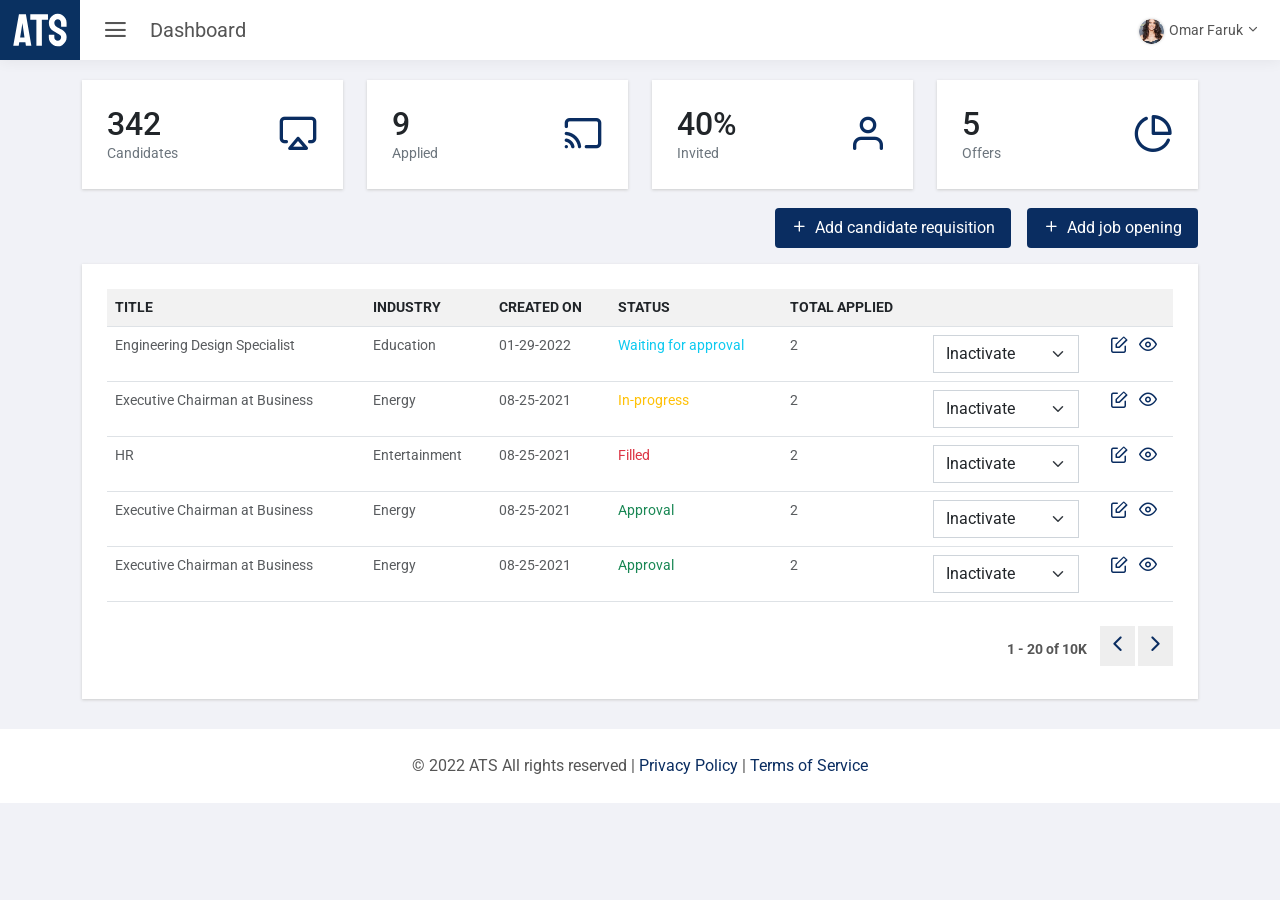
<file: index.html>
<!DOCTYPE html>
<html lang="en">
    <head>
        <meta charset="UTF-8">
        <meta http-equiv="X-UA-Compatible" content="IE=edge">
        <meta name="viewport" content="width=device-width, initial-scale=1.0">
        <title>ATS</title>
        <link rel="stylesheet" href="./assets/css/bootstrap.min.css">
        <link rel="stylesheet" href="./assets/icons/feather/feather.css">
        <link rel="stylesheet" href="./assets/icons/FontAwesome/font-awesome.css">
        <link rel="stylesheet" href="./assets/css/style.css">
    </head>
    <body>
        <div class="header">
            <div class="header__logo-wrapper">
                <a href="index.html">
                    <img src="./assets/images/ATS.svg" class="header__logo">
                </a>
            </div>
            <div class="header__hamburger">
                <i class="icon-feather-menu"></i>
                <i class="icon-feather-x"></i>
            </div>
            <div class="header__title">Dashboard</div>
            <div class="account">
                <div class="account__logo">
                    <img src="./assets/images/user.png" alt="user" title="user">
                </div>
                <div class="account__name"> Omar Faruk <i class="icon-feather-chevron-down"></i>
                    <ul class="nav nav_account">
                        <li class="nav__item ">
                            <a href="" class="nav__url">Settings</a>
                        </li>
                        <li class="nav__item ">
                            <a href="" class="nav__url">Sign out</a>
                        </li>
                    </ul>
                </div>
            </div>
        </div>

        <div class="drawer drawer_close">
            <ul class="nav nav_m-t nav_max-height">
                <li class="nav__item">
                    <div class='nav__main-item'>
                        <span class="nav__icon nav__icon_color_white">
                            <i class="icon-feather-airplay"></i>
                        </span>
                        <div class="nav__url nav__url_color_white">Dashboard</div>
                        <i class="icon-feather-chevron-right nav__stat nav__stat_color_white"></i>
                    </div>
                   
                </li>
                <li class="nav__item">
                    <div class='nav__main-item'>
                        <span class="nav__icon nav__icon_color_white">
                            <i class="icon-feather-layers"></i>
                        </span>
                        <div class="nav__url nav__url_color_white">Jobs </div>
                        <i class="icon-feather-chevron-right nav__stat nav__stat_color_white"></i>
                    </div>
                   
                </li>
                <li class="nav__item">
                    <div class='nav__main-item'>
                        <span class="nav__icon nav__icon_color_white">
                            <i class="icon-feather-layout"></i>
                        </span>
                        <div class="nav__url nav__url_color_white">Candidates</div>
                        <i class="icon-feather-chevron-right nav__stat nav__stat_color_white"></i>
                    </div>
                </li>
            </ul>
        </div>
        <section class="section">
            <div class="container">
                <div class="row">
                    <div class="col-sm-3">
                        <div class="cards d-flex align-items-center justify-content-between">
                            <div>
                                <h2 class="mb-0 font-w600 text-dark">342</h2>
                                <span class="text-secondary">Candidates</span>
                            </div>
                            <div>
                                <i class="icon-feather-airplay icon-xl text-primary"></i>
                            </div>
                        </div>
                    </div>
                    <div class="col-sm-3">
                        <div class="cards d-flex align-items-center justify-content-between">
                            <div>
                                <h2 class="mb-0 font-w600 text-dark">9</h2>
                                <span class="text-secondary">Applied</span>
                            </div>
                            <div>
                                <i class="icon-feather-cast icon-xl text-primary"></i>
                            </div>
                        </div>
                    </div>
                    <div class="col-sm-3">
                        <div class="cards d-flex align-items-center justify-content-between">
                            <div>
                                <h2 class="mb-0 font-w600 text-dark">40%</h2>
                                <span class="text-secondary">Invited</span>
                            </div>
                            <div>
                                <i class="icon-feather-user icon-xl text-primary"></i>
                            </div>
                        </div>
                    </div>
                    <div class="col-sm-3">
                        <div class="cards d-flex align-items-center justify-content-between">
                            <div>
                                <h2 class="mb-0 font-w600 text-dark">5</h2>
                                <span class="text-secondary">Offers</span>
                            </div>
                            <div>
                                <i class="icon-feather-Market icon-xl text-primary"></i>
                            </div>
                        </div>
                    </div>
                </div>
                <div class="row">
                    <div class="col-sm-12">
                        <div class="d-flex justify-content-end mb-3 mt-1">
                            <a href="javascript:void(0)" class="btn btn-primary me-3 border-0 rounded-1 p-2 px-3"><i class="icon-feather-plus me-2"></i>Add candidate requisition</a>
                            <a href="javascript:void(0)" class="btn btn-primary border-0 rounded-1 p-2 px-3"><i class="icon-feather-plus me-2"></i>Add job opening</a>
                        </div>
                    </div>
                </div>
                <div class="row">
                    <div class="col-sm-12">
                        <div class="cards">
                            <div class="table-responsive">

                           
                        <table class="table text-muted">
                            <thead>
                              <tr>
                                <th class="text-uppercase text-dark">Title</th>
                                <th class="text-uppercase text-dark">Industry</th>
                                <th class="text-uppercase text-dark">Created On</th>
                                <th class="text-uppercase text-dark">Status</th>
                                <th class="text-uppercase text-dark">Total Applied</th>
                                <th class="text-uppercase text-dark"></th>
                                <th></th>
                              </tr>
                            </thead>
                            <tbody>
                              <tr>
                                <td>Engineering Design Specialist</td>
                                <td>Education</td>
                                <td>01-29-2022</td>
                                <td class="text-info">Waiting for approval</td>
                                <td>2</td>
                                <td> 
                                    <select class="form-select rounded-0">
                                        <option selected>Inactivate</option>
                                        <option>Activate</option>
                                      </select>
                                </td>
                                  <td class="text-end"><a href=""><i class="icon-feather-edit text-primary me-2 icon-sm"></i></a>
                                    <a href="details.html"><i class="icon-feather-eye text-primary me-2 icon-sm"></i></a></td>
                              </tr>
                              <tr>
                                <td>Executive Chairman at Business </td>
                                <td>Energy</td>
                                <td>08-25-2021</td>
                                <td class="text-warning">In-progress</td>
                                <td>2</td>
                                <td>
                                <div class="form-group">
                                    <select class="form-select rounded-0">
                                        <option selected>Inactivate</option>
                                        <option>Activate</option>
                                      </select>
                                  </div>
                                </td>
                                <td class="text-end"><a href=""><i class="icon-feather-edit text-primary me-2 icon-sm"></i></a>
                                    <a href="details.html"><i class="icon-feather-eye text-primary me-2 icon-sm"></i></a></td>
                              </tr>
                              <tr>
                                <td>HR </td>
                                <td>Entertainment</td>
                                <td>08-25-2021</td>
                                <td class="text-danger">Filled</td>
                                <td>2</td>
                                <td>
                                <div class="form-group">
                                    <select class="form-select rounded-0">
                                        <option selected>Inactivate</option>
                                        <option>Activate</option>
                                      </select>
                                  </div>
                                </td>
                                <td class="text-end"><a href=""><i class="icon-feather-edit text-primary me-2 icon-sm"></i></a>
                                    <a href="details.html"><i class="icon-feather-eye text-primary me-2 icon-sm"></i></a></td>
                              </tr>
                              <tr>
                                <td>Executive Chairman at Business </td>
                                <td>Energy</td>
                                <td>08-25-2021</td>
                                <td class="text-success">Approval</td>
                                <td>2</td>
                                <td>
                                <div class="form-group">
                                    <select class="form-select rounded-0">
                                        <option selected>Inactivate</option>
                                        <option>Activate</option>
                                      </select>
                                  </div>
                                </td>
                                <td class="text-end"><a href=""><i class="icon-feather-edit text-primary me-2 icon-sm"></i></a>
                                    <a href="details.html"><i class="icon-feather-eye text-primary me-2 icon-sm"></i></a></td>
                              </tr>
                              <tr>
                                <td>Executive Chairman at Business </td>
                                <td>Energy</td>
                                <td>08-25-2021</td>
                                <td class="text-success">Approval</td>
                                <td>2</td>
                                <td>
                                <div class="form-group">
                                    <select class="form-select rounded-0">
                                        <option selected>Inactivate</option>
                                        <option>Activate</option>
                                      </select>
                                  </div>
                                </td>
                                <td class="text-end"><a href=""><i class="icon-feather-edit text-primary me-2 icon-sm"></i></a>
                                    <a href="details.html"><i class="icon-feather-eye text-primary me-2 icon-sm"></i></a></td>
                              </tr>
                            </tbody>
                          </table>
                          <div class="paginations mb-2 pt-2 pull-right">
                            <span class="paginations__number">1 - 20 of 10K</span>
                            <a href="" class="paginations__arrow"><span class="icon-feather-chevron-left"></span></a>
                            <a href=""class="paginations__arrow"><span class="icon-feather-chevron-right" aria-hidden="true"></span></a>
                        </div>
                    </div>
                        <div class="clearfix">

                        </div>
                    </div>
                </div>
            </div>
            </div>
        </section>



        <footer>
            <div class="container-fluid">
                <div class="row copyright">
                    <div class="col-md-24"> © <span class="newYear">2022</span> ATS All rights reserved | <a href=""  target="_blank">Privacy Policy</a> | <a href="" target="_blank">Terms of Service</a>
                    </div>
                </div>
                
            </div>
        </footer>

        <script src="https://code.jquery.com/jquery-3.6.0.min.js"></script>
        <script src="./assets/js/bootstrap.min.js"></script>
        <script>
            $(".header__hamburger").on("click", function(){
                $(".drawer").toggleClass("drawer_close")
                $(this).toggleClass("header__hamburger_opened")
            });

            $(".nav__item_js").on("click", function(){
                $(".nav__sub").removeClass("nav__sub_open");
                $(this).children('.nav__sub').addClass("nav__sub_open");
            });

        </script>


    </body>
</html>
</file>
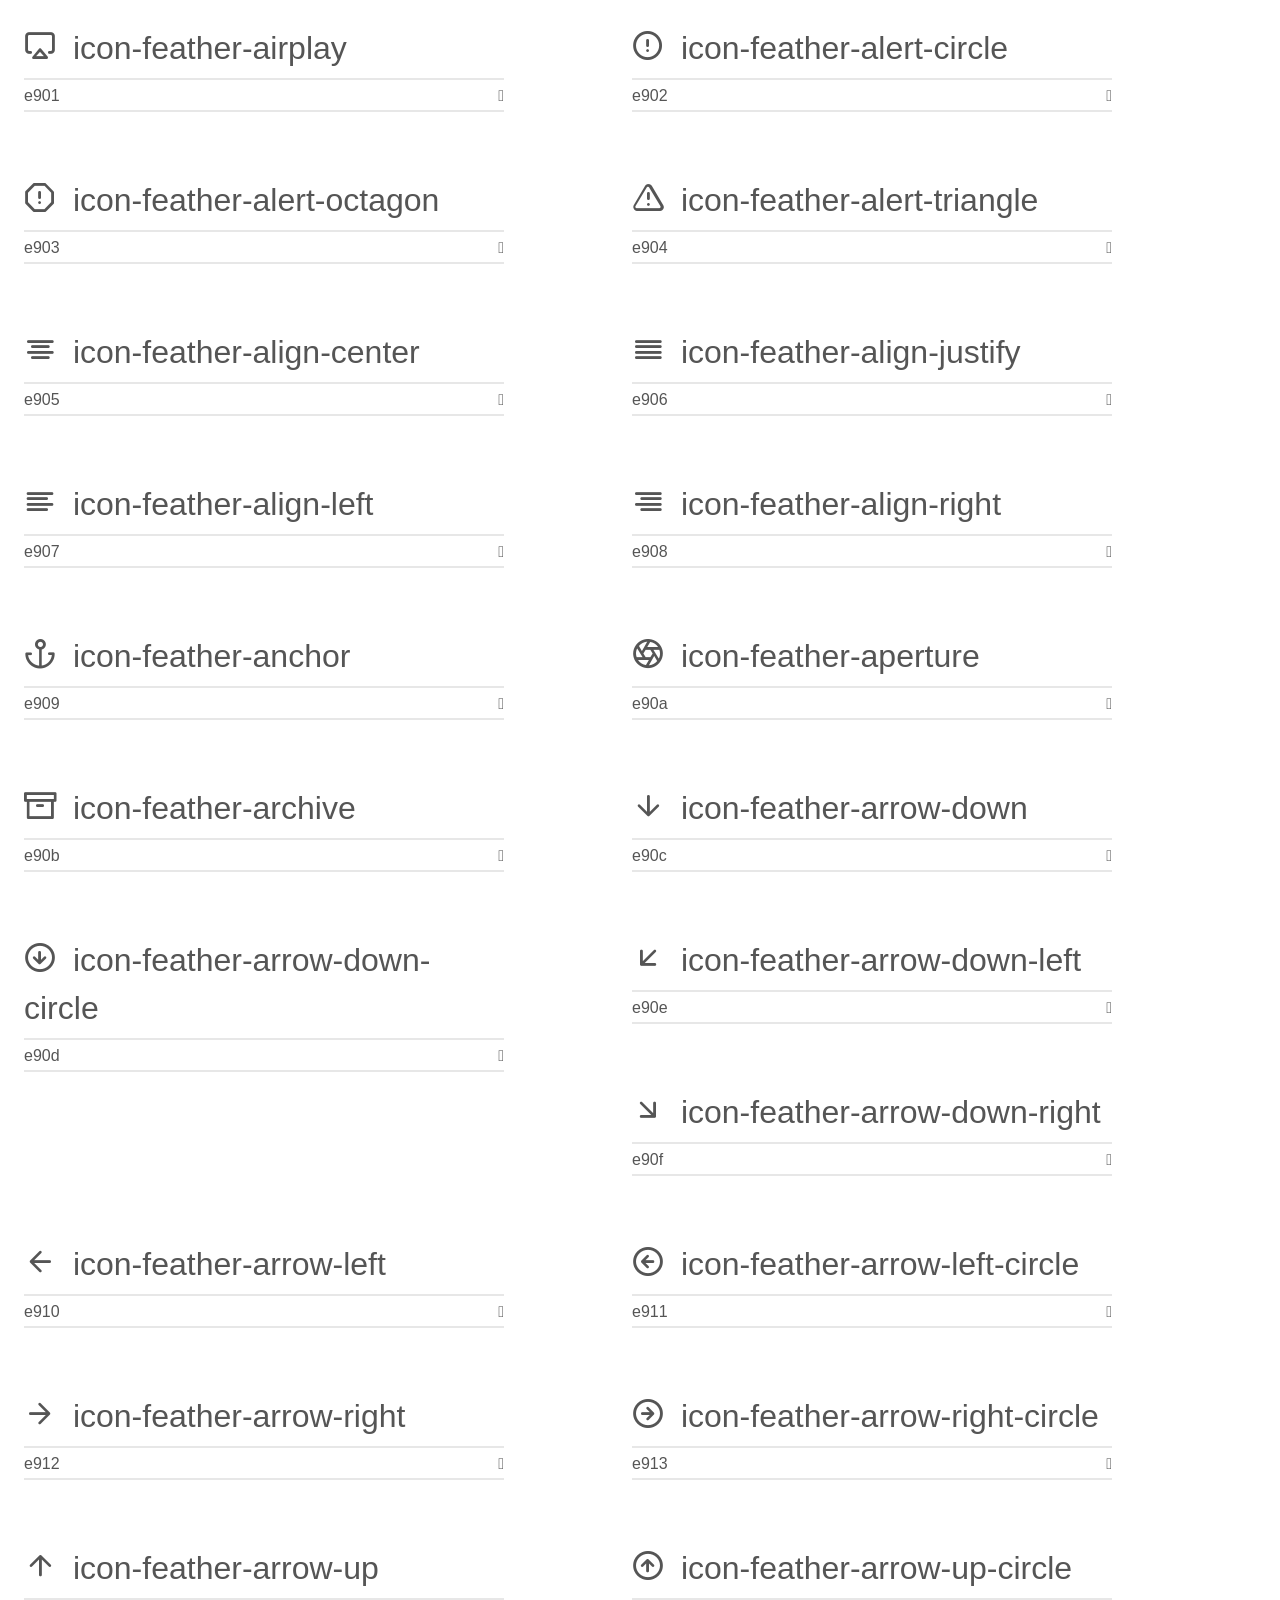
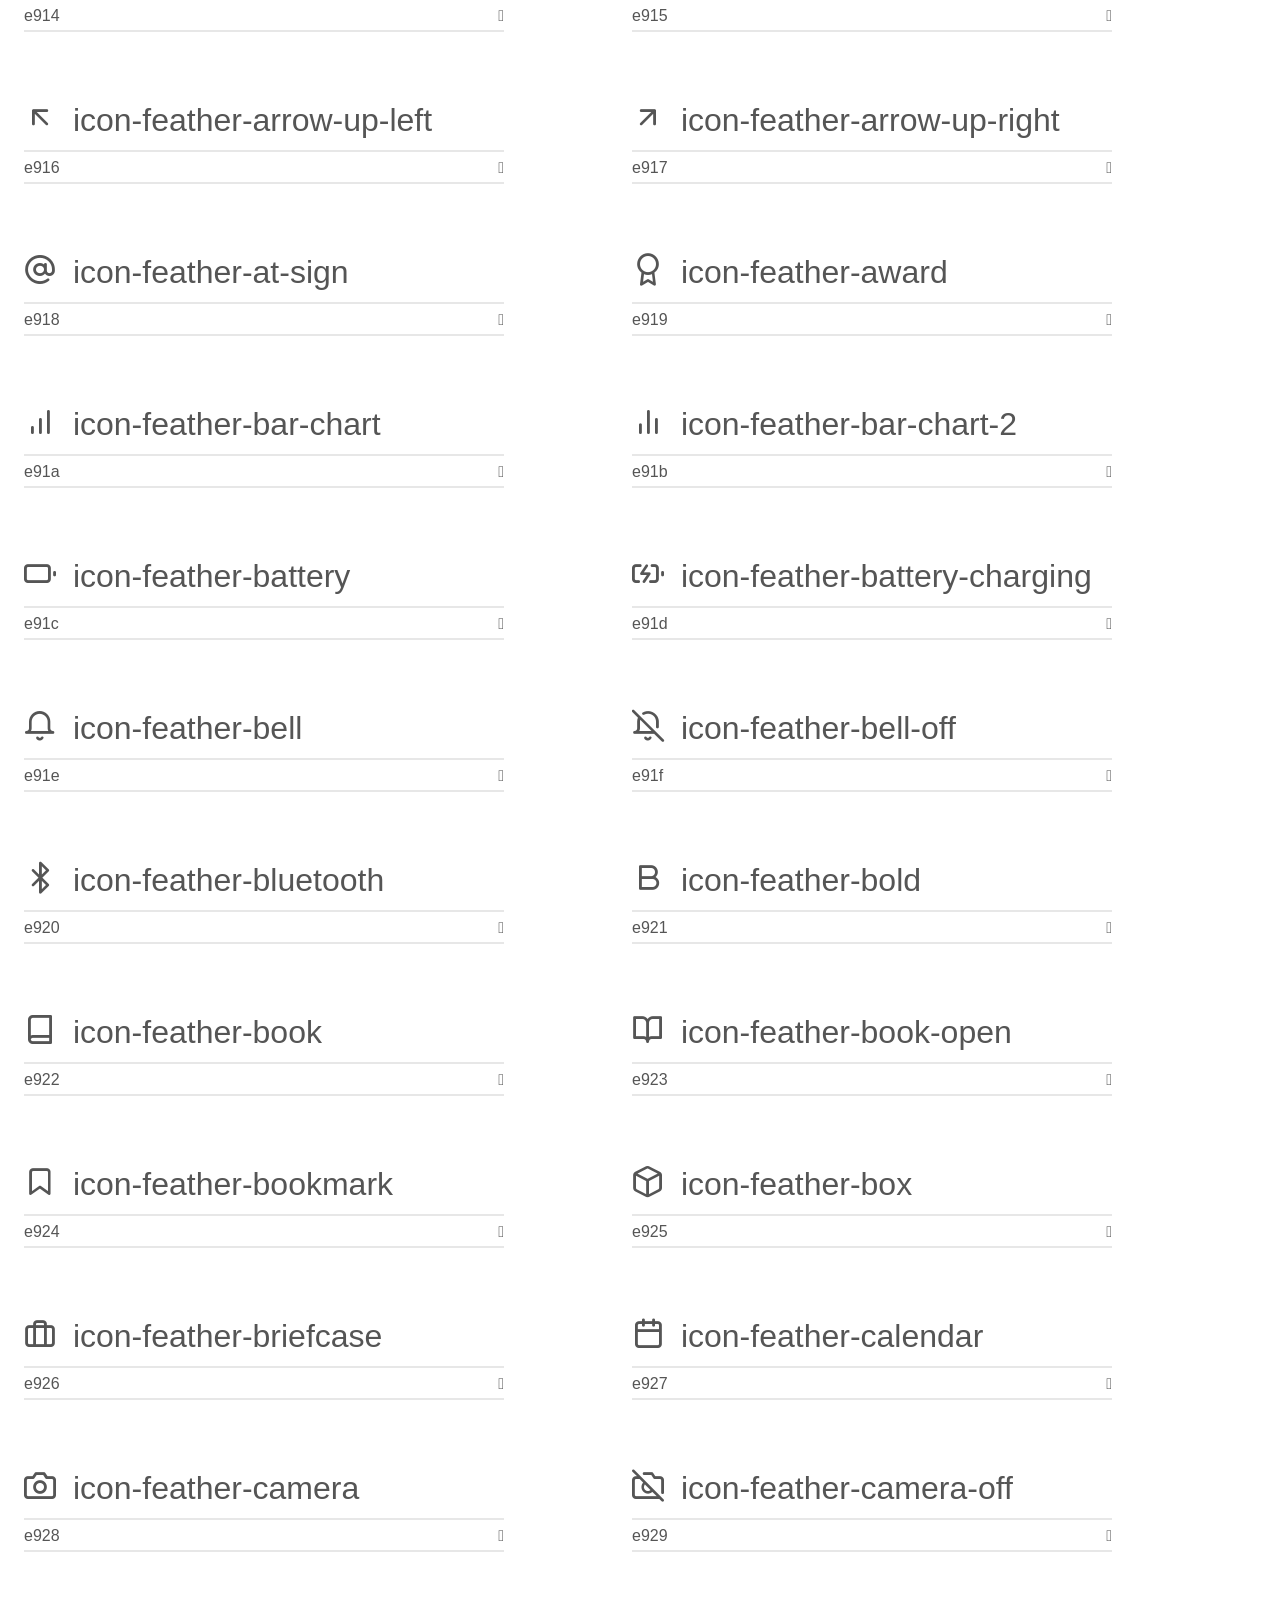
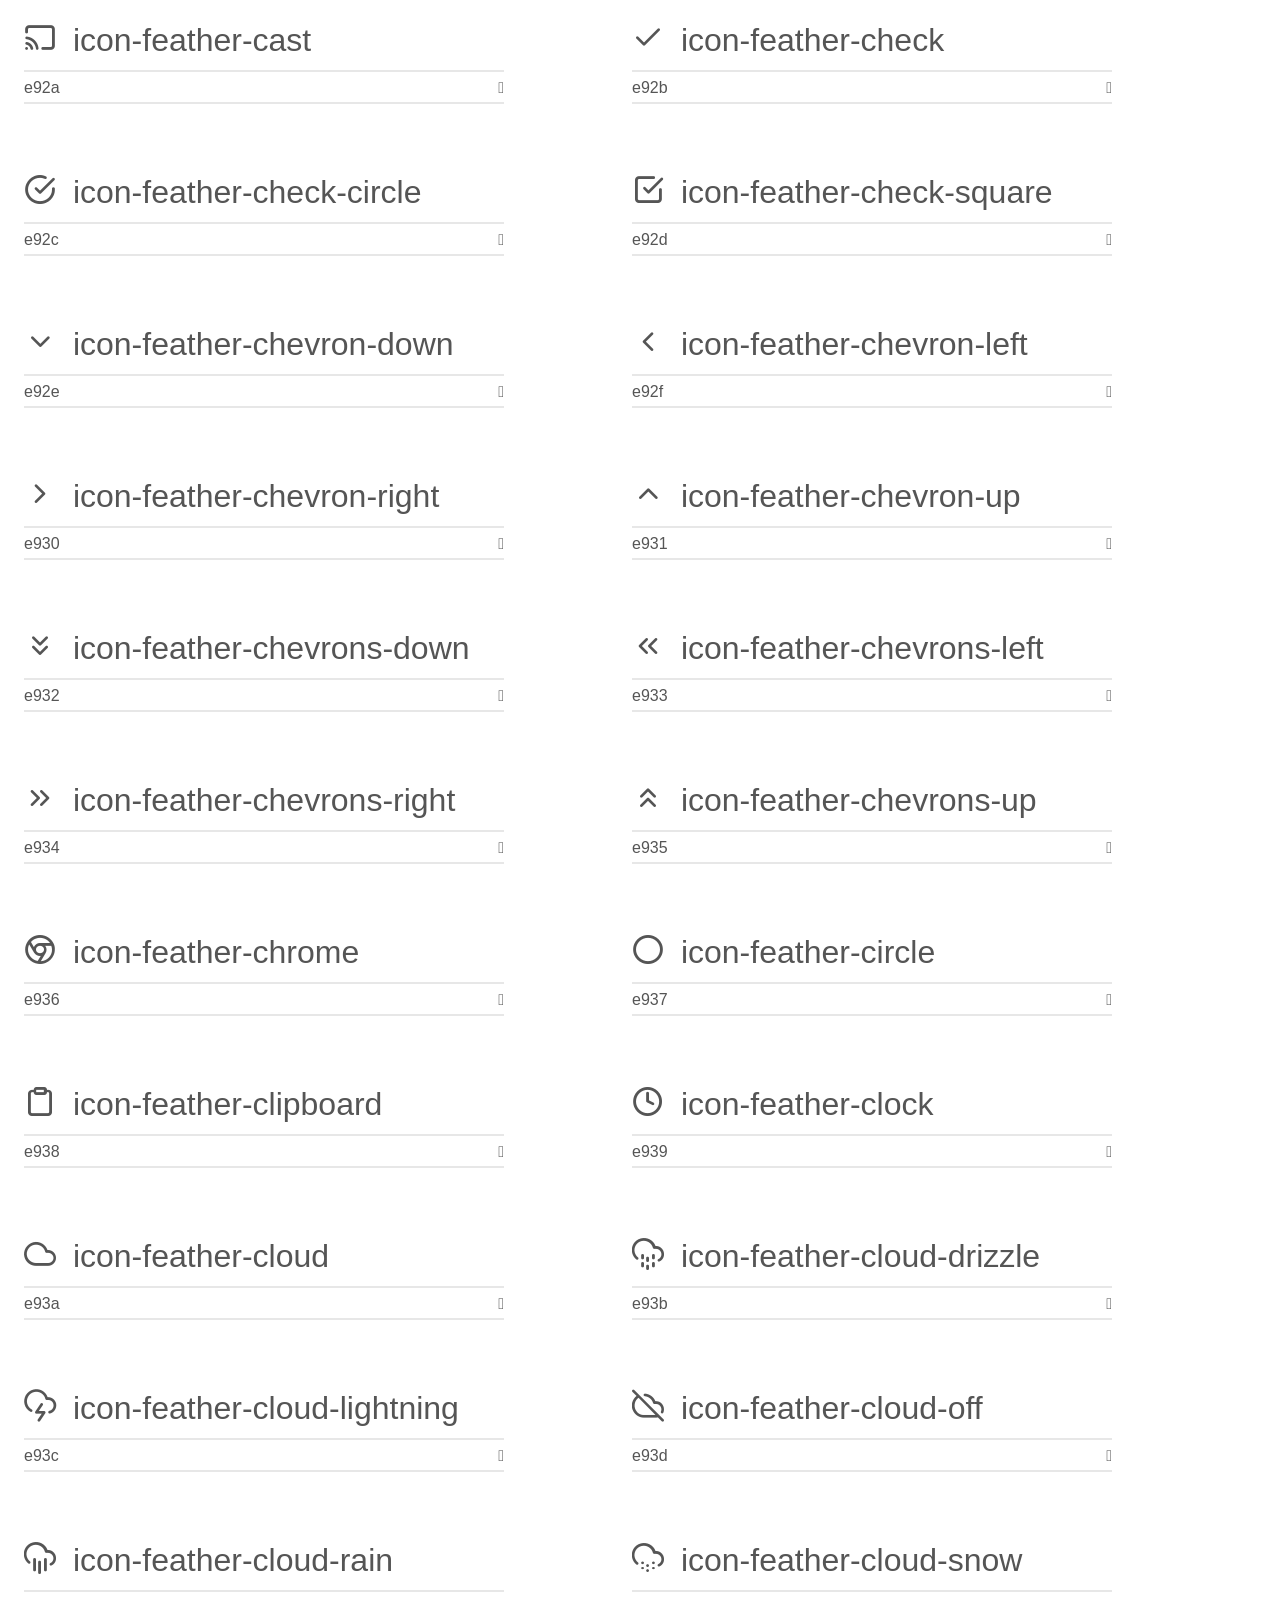
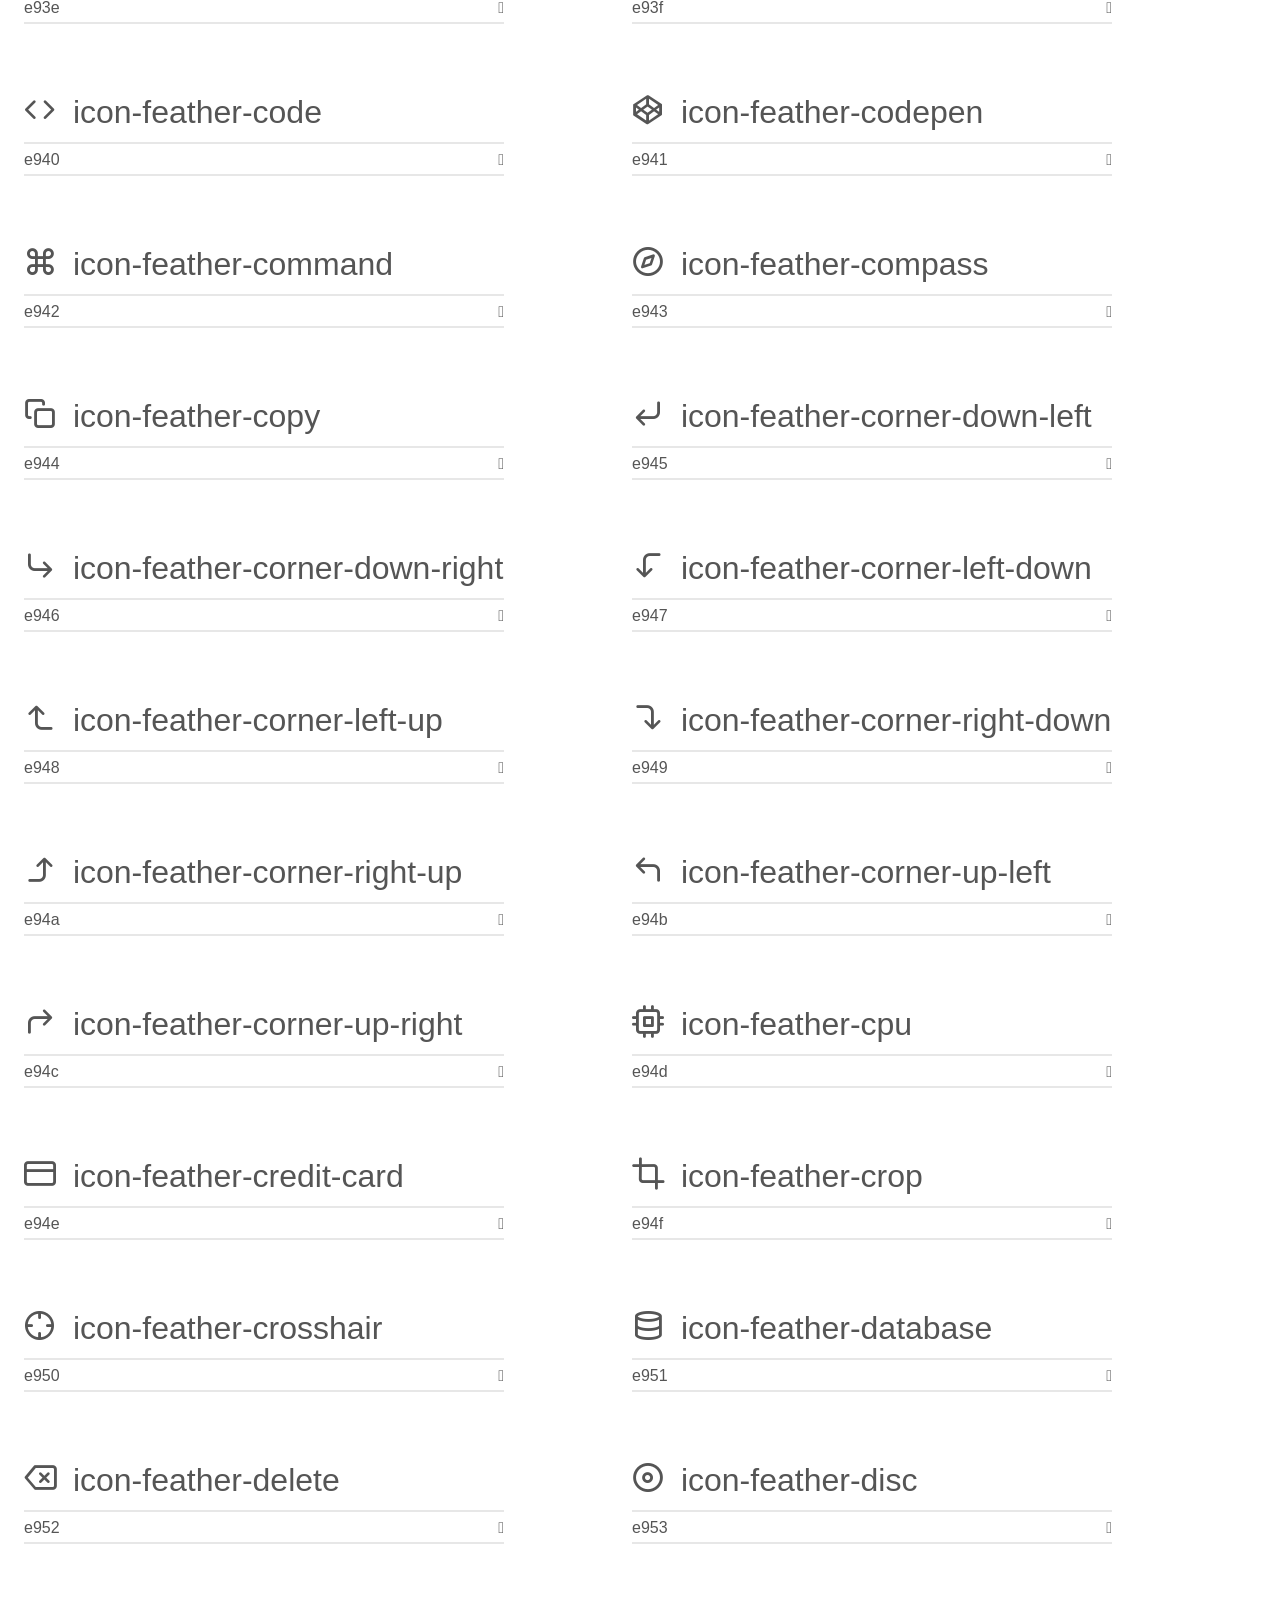
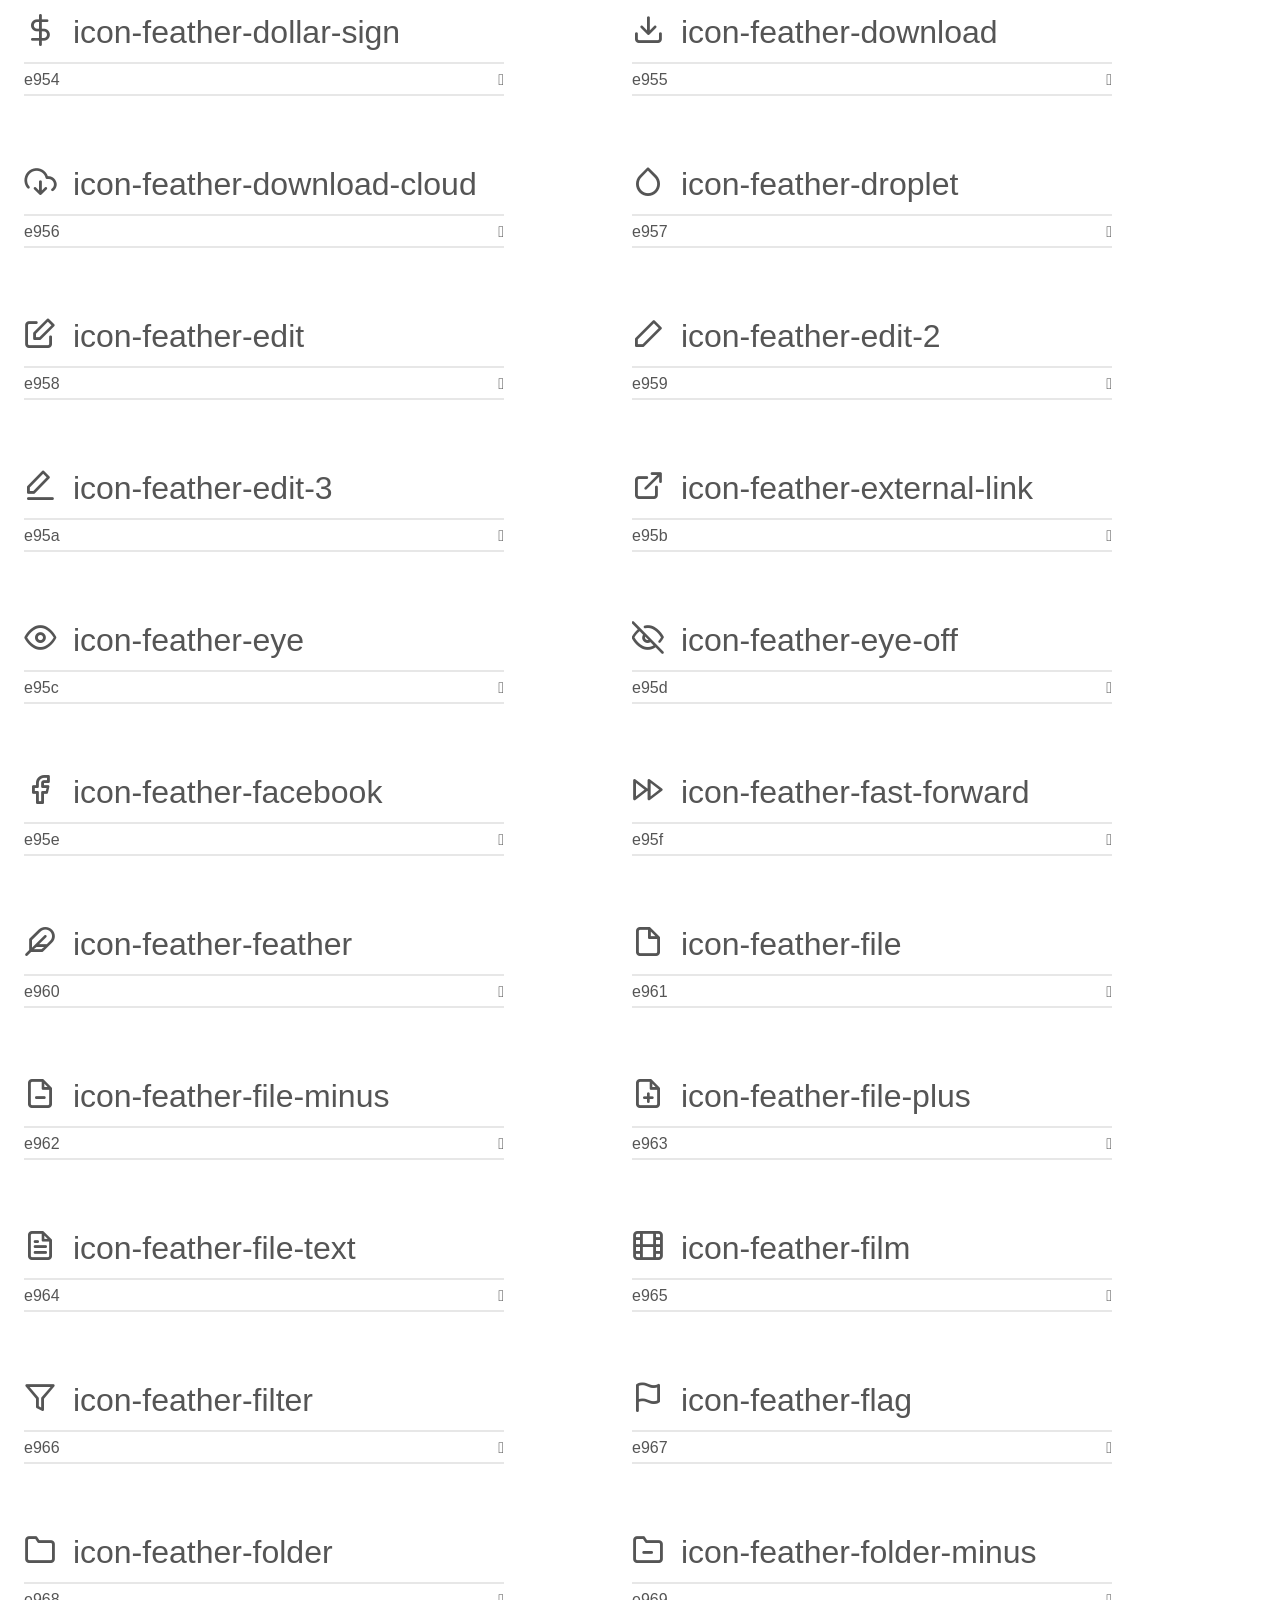
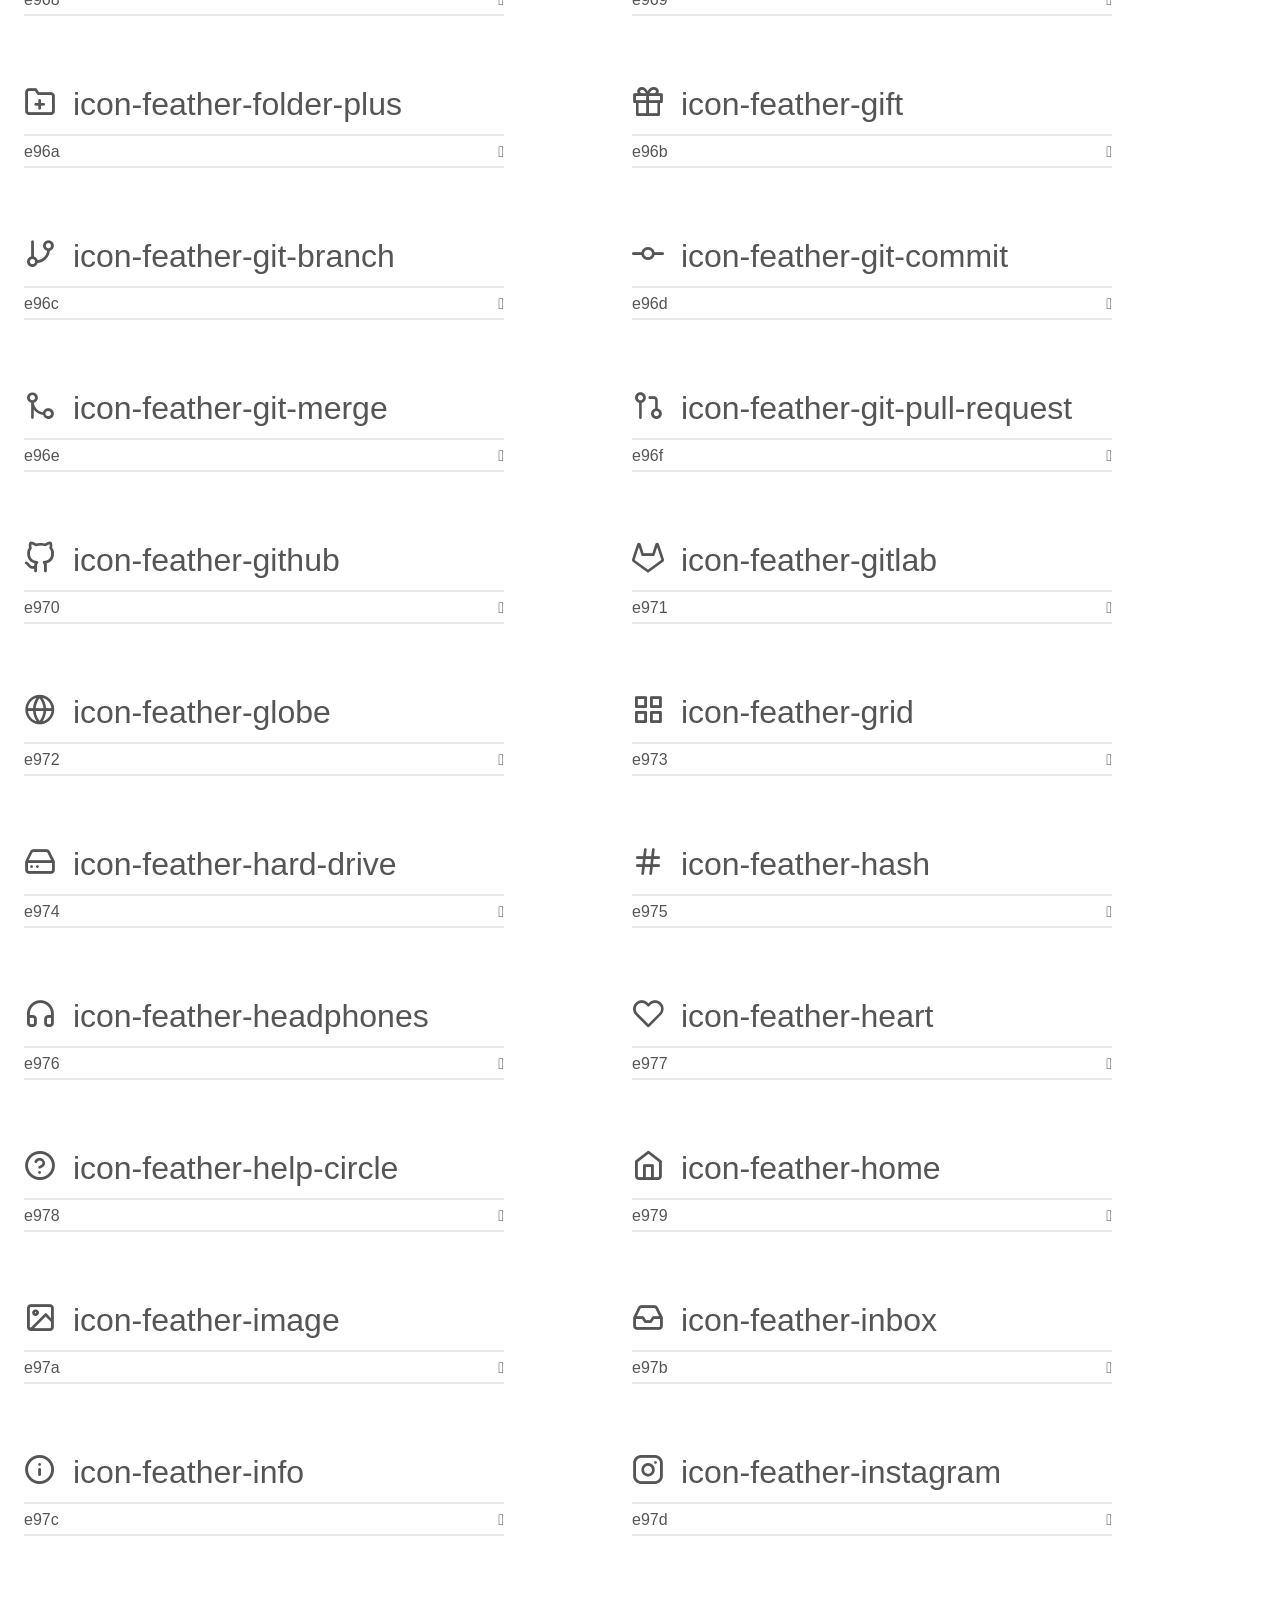
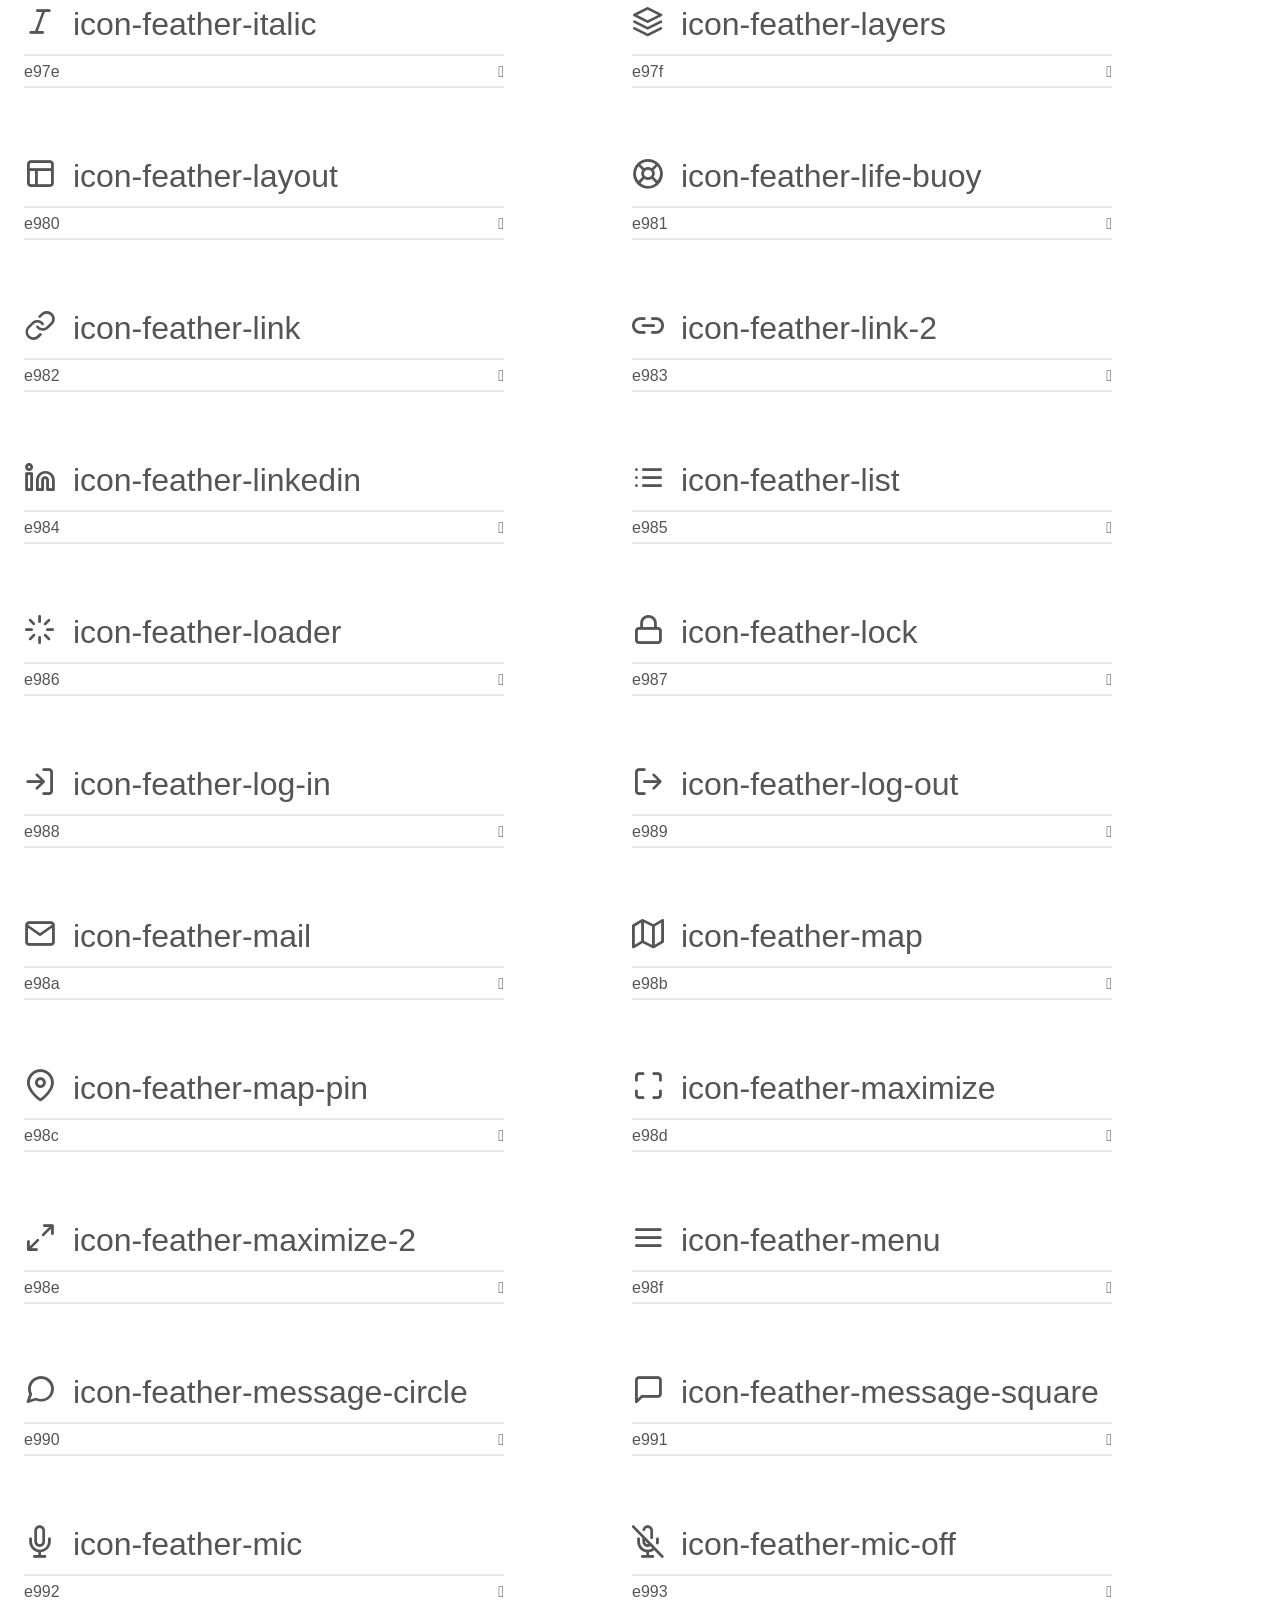
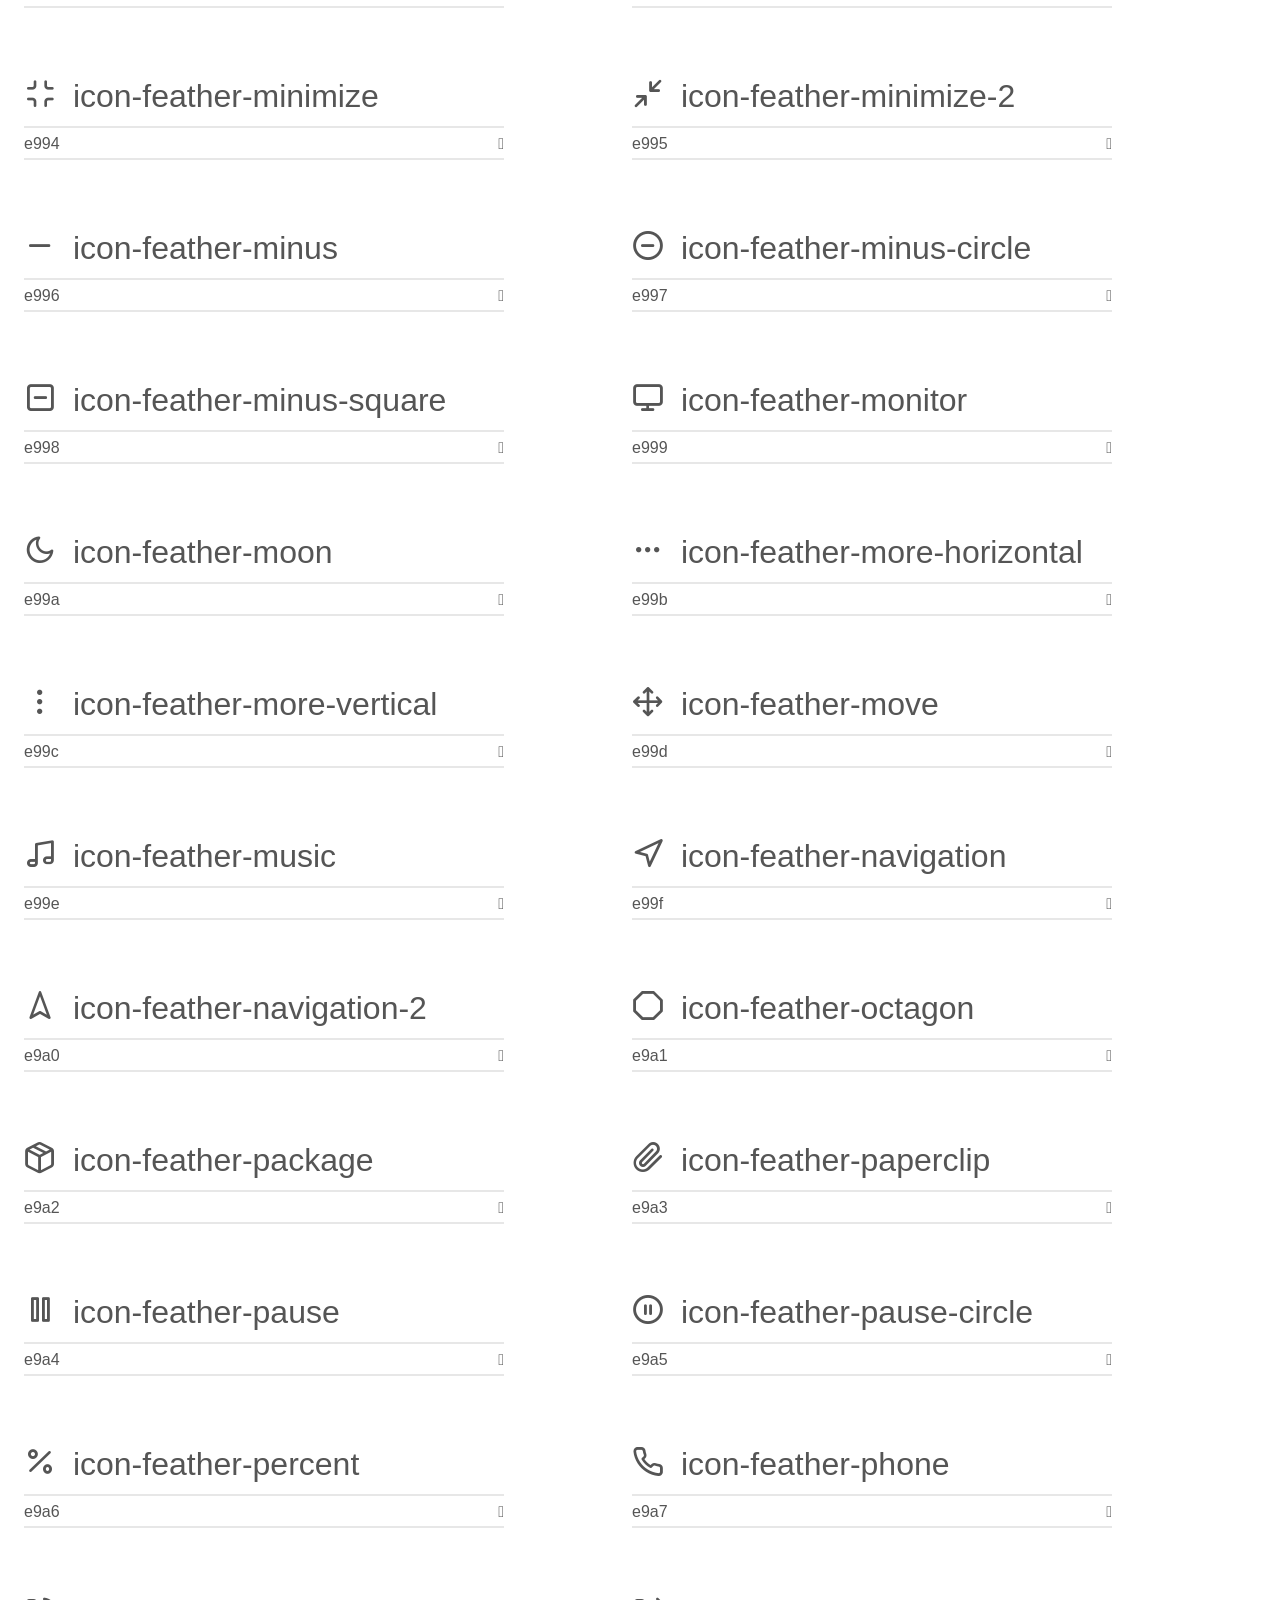
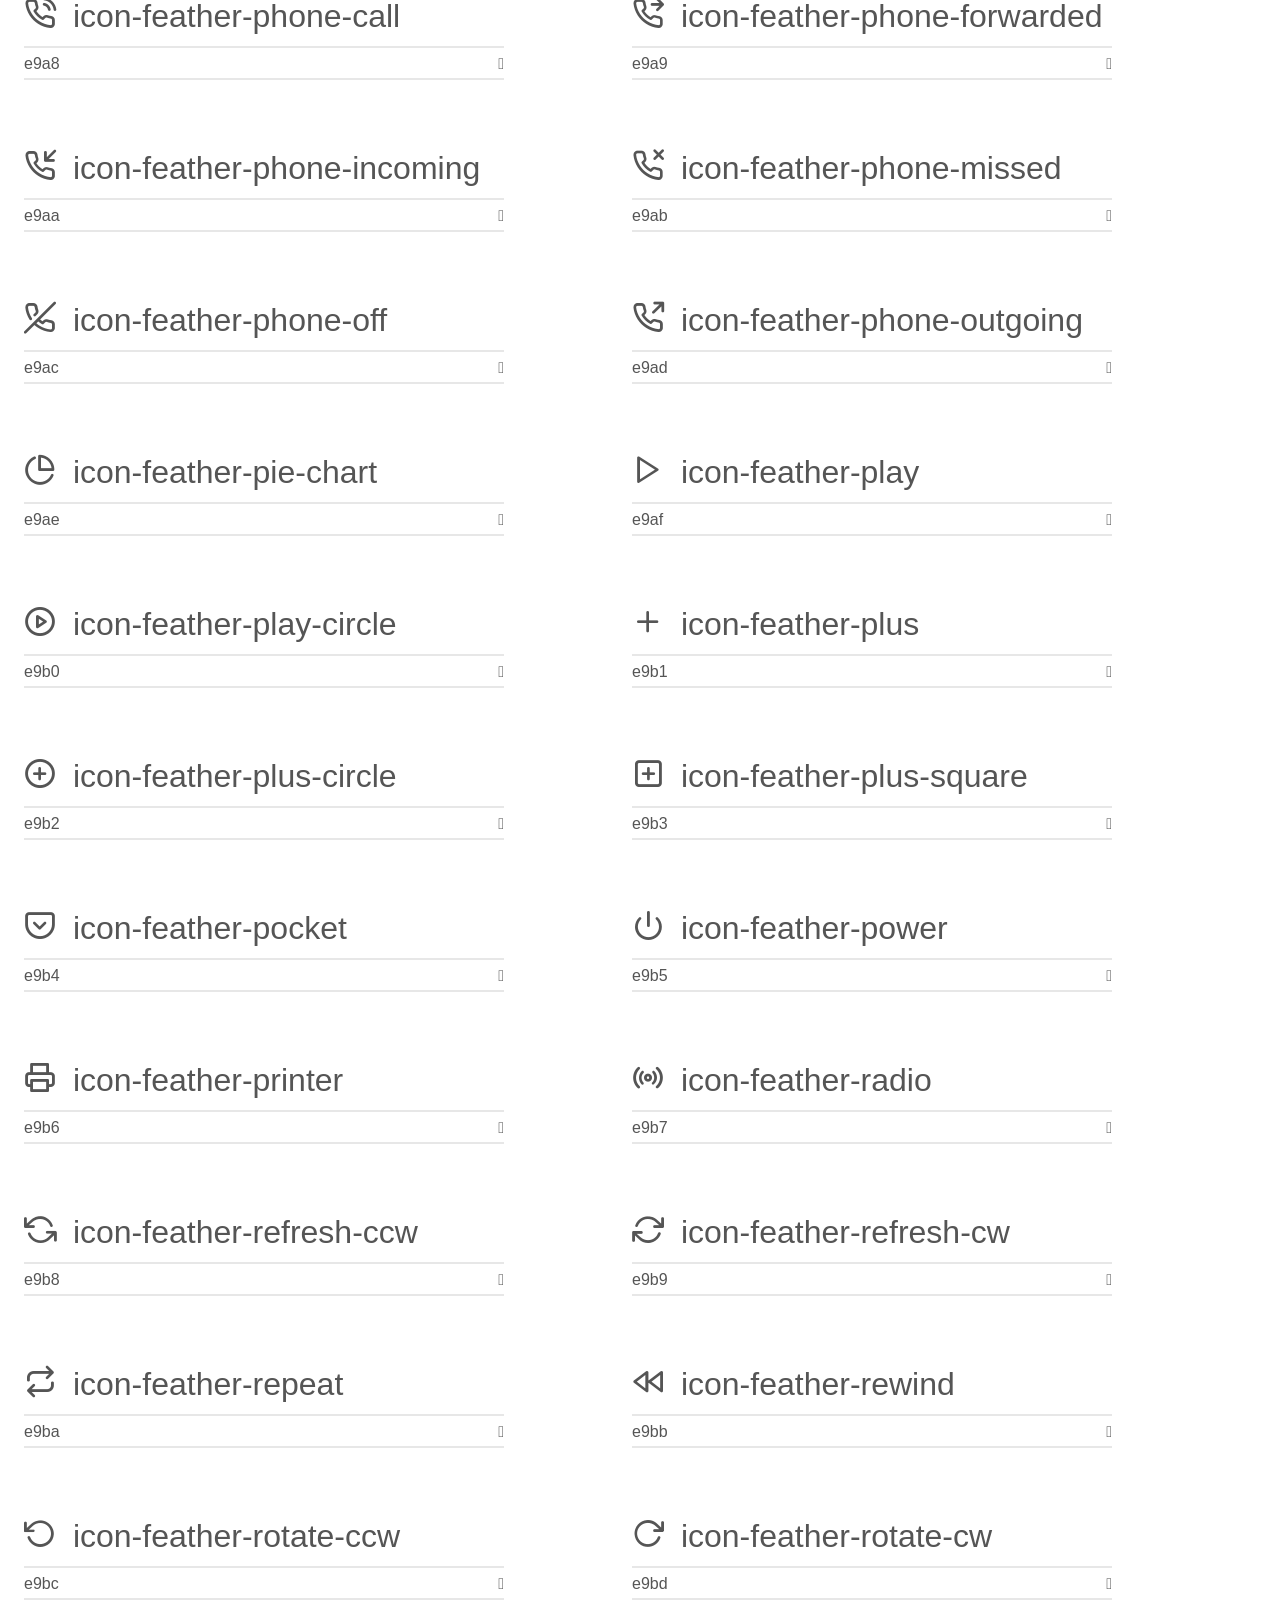
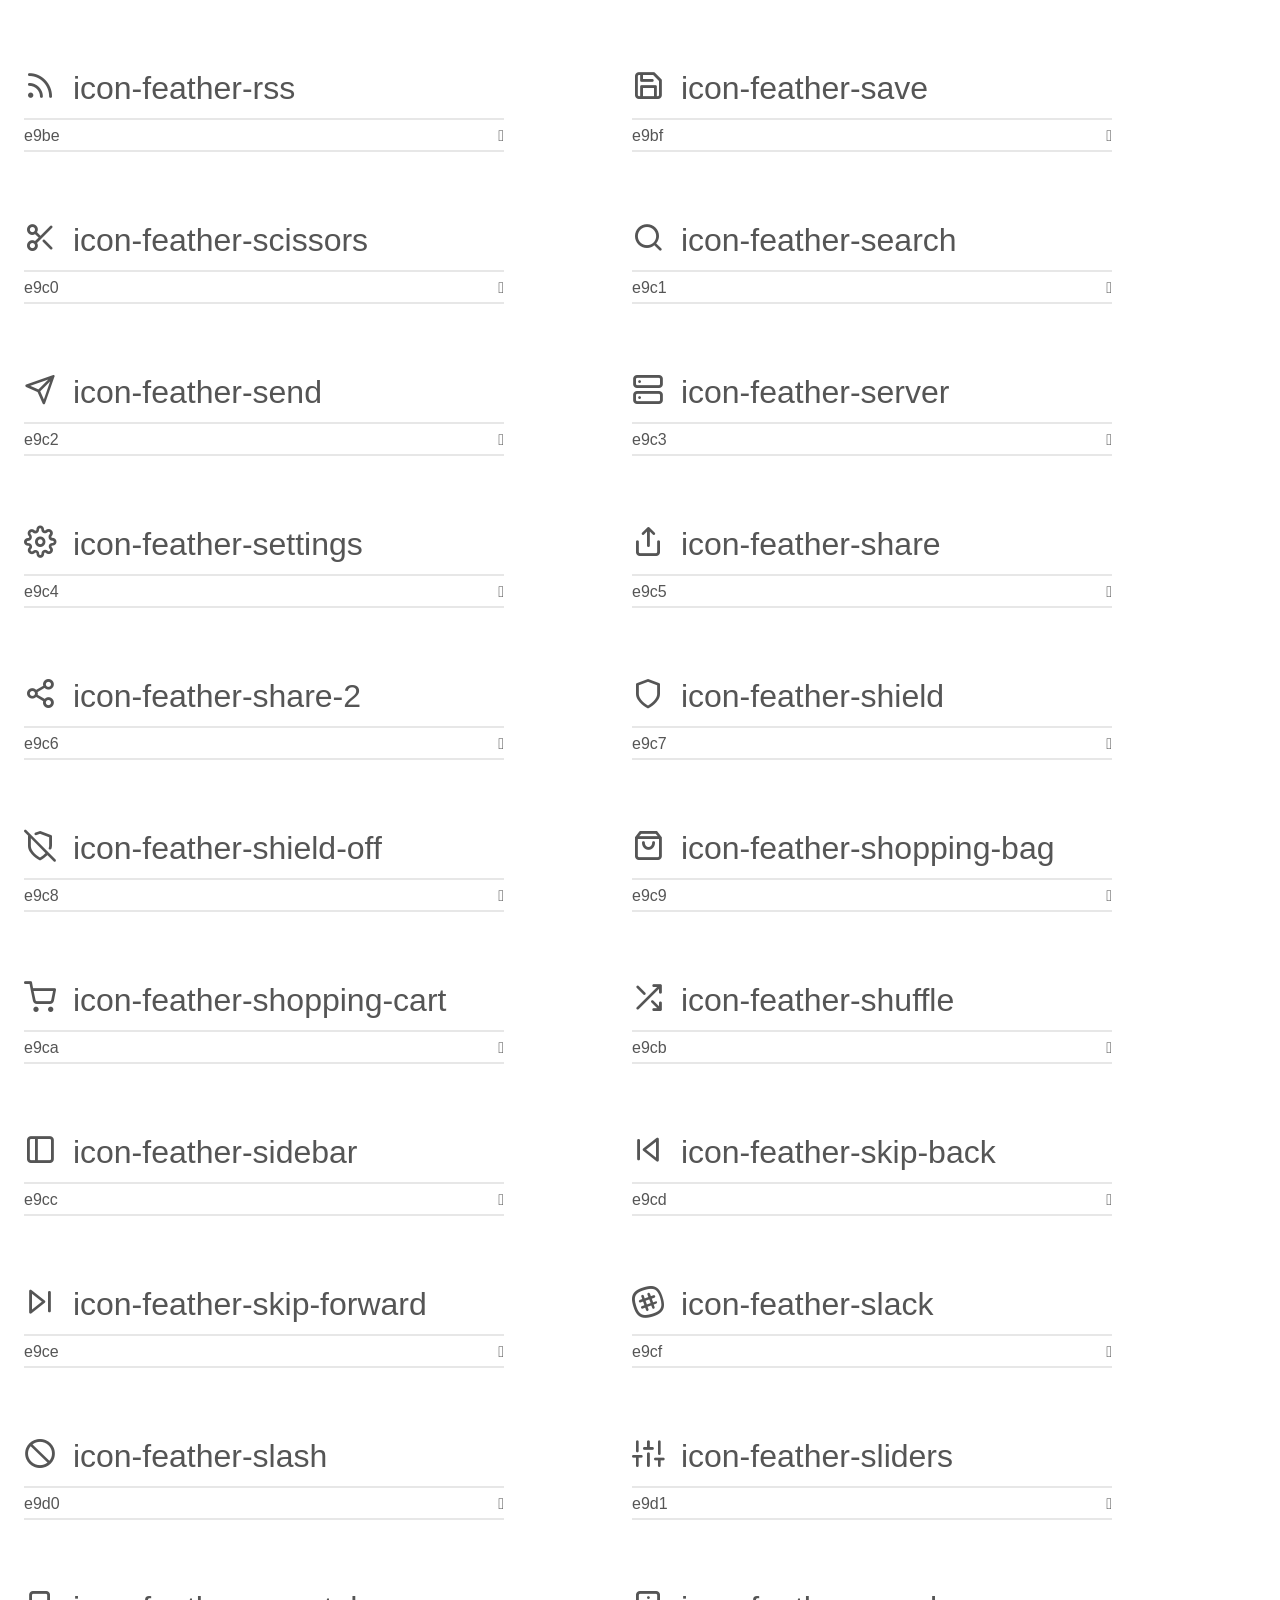
<file: assets/icons/feather/index.html>
<!doctype html>
<html>
<head>
    <meta charset="utf-8">
    <title>IcoMoon Demo</title>
    <meta name="description" content="An icon-feather Font Generated By IcoMoon.io">
    <meta name="viewport" content="width=device-width, initial-scale=1">
    <link rel="stylesheet" href="./feather.css"></head>
    <link rel="stylesheet" href="./demo.css"></head>
<body>
   
    <div class="clearfix mhl ptl">
        
        <div class="glyph fs1">
            <div class="clearfix bshadow0 pbs">
                <span class="icon-feather-airplay"></span>
                <span class="mls"> icon-feather-airplay</span>
            </div>
            <fieldset class="fs0 size1of1 clearfix hidden-false">
                <input type="text" readonly value="e901" class="unit size1of2" />
                <input type="text" maxlength="1" readonly value="&#xe901;" class="unitRight size1of2 talign-right" />
            </fieldset>
            <div class="fs0 bshadow0 clearfix hidden-true">
                <span class="unit pvs fgc1">liga: </span>
                <input type="text" readonly value="" class="liga unitRight" />
            </div>
        </div>
        <div class="glyph fs1">
            <div class="clearfix bshadow0 pbs">
                <span class="icon-feather-alert-circle"></span>
                <span class="mls"> icon-feather-alert-circle</span>
            </div>
            <fieldset class="fs0 size1of1 clearfix hidden-false">
                <input type="text" readonly value="e902" class="unit size1of2" />
                <input type="text" maxlength="1" readonly value="&#xe902;" class="unitRight size1of2 talign-right" />
            </fieldset>
            <div class="fs0 bshadow0 clearfix hidden-true">
                <span class="unit pvs fgc1">liga: </span>
                <input type="text" readonly value="" class="liga unitRight" />
            </div>
        </div>
        <div class="glyph fs1">
            <div class="clearfix bshadow0 pbs">
                <span class="icon-feather-alert-octagon"></span>
                <span class="mls"> icon-feather-alert-octagon</span>
            </div>
            <fieldset class="fs0 size1of1 clearfix hidden-false">
                <input type="text" readonly value="e903" class="unit size1of2" />
                <input type="text" maxlength="1" readonly value="&#xe903;" class="unitRight size1of2 talign-right" />
            </fieldset>
            <div class="fs0 bshadow0 clearfix hidden-true">
                <span class="unit pvs fgc1">liga: </span>
                <input type="text" readonly value="" class="liga unitRight" />
            </div>
        </div>
        <div class="glyph fs1">
            <div class="clearfix bshadow0 pbs">
                <span class="icon-feather-alert-triangle"></span>
                <span class="mls"> icon-feather-alert-triangle</span>
            </div>
            <fieldset class="fs0 size1of1 clearfix hidden-false">
                <input type="text" readonly value="e904" class="unit size1of2" />
                <input type="text" maxlength="1" readonly value="&#xe904;" class="unitRight size1of2 talign-right" />
            </fieldset>
            <div class="fs0 bshadow0 clearfix hidden-true">
                <span class="unit pvs fgc1">liga: </span>
                <input type="text" readonly value="" class="liga unitRight" />
            </div>
        </div>
        <div class="glyph fs1">
            <div class="clearfix bshadow0 pbs">
                <span class="icon-feather-align-center"></span>
                <span class="mls"> icon-feather-align-center</span>
            </div>
            <fieldset class="fs0 size1of1 clearfix hidden-false">
                <input type="text" readonly value="e905" class="unit size1of2" />
                <input type="text" maxlength="1" readonly value="&#xe905;" class="unitRight size1of2 talign-right" />
            </fieldset>
            <div class="fs0 bshadow0 clearfix hidden-true">
                <span class="unit pvs fgc1">liga: </span>
                <input type="text" readonly value="" class="liga unitRight" />
            </div>
        </div>
        <div class="glyph fs1">
            <div class="clearfix bshadow0 pbs">
                <span class="icon-feather-align-justify"></span>
                <span class="mls"> icon-feather-align-justify</span>
            </div>
            <fieldset class="fs0 size1of1 clearfix hidden-false">
                <input type="text" readonly value="e906" class="unit size1of2" />
                <input type="text" maxlength="1" readonly value="&#xe906;" class="unitRight size1of2 talign-right" />
            </fieldset>
            <div class="fs0 bshadow0 clearfix hidden-true">
                <span class="unit pvs fgc1">liga: </span>
                <input type="text" readonly value="" class="liga unitRight" />
            </div>
        </div>
        <div class="glyph fs1">
            <div class="clearfix bshadow0 pbs">
                <span class="icon-feather-align-left"></span>
                <span class="mls"> icon-feather-align-left</span>
            </div>
            <fieldset class="fs0 size1of1 clearfix hidden-false">
                <input type="text" readonly value="e907" class="unit size1of2" />
                <input type="text" maxlength="1" readonly value="&#xe907;" class="unitRight size1of2 talign-right" />
            </fieldset>
            <div class="fs0 bshadow0 clearfix hidden-true">
                <span class="unit pvs fgc1">liga: </span>
                <input type="text" readonly value="" class="liga unitRight" />
            </div>
        </div>
        <div class="glyph fs1">
            <div class="clearfix bshadow0 pbs">
                <span class="icon-feather-align-right"></span>
                <span class="mls"> icon-feather-align-right</span>
            </div>
            <fieldset class="fs0 size1of1 clearfix hidden-false">
                <input type="text" readonly value="e908" class="unit size1of2" />
                <input type="text" maxlength="1" readonly value="&#xe908;" class="unitRight size1of2 talign-right" />
            </fieldset>
            <div class="fs0 bshadow0 clearfix hidden-true">
                <span class="unit pvs fgc1">liga: </span>
                <input type="text" readonly value="" class="liga unitRight" />
            </div>
        </div>
        <div class="glyph fs1">
            <div class="clearfix bshadow0 pbs">
                <span class="icon-feather-anchor"></span>
                <span class="mls"> icon-feather-anchor</span>
            </div>
            <fieldset class="fs0 size1of1 clearfix hidden-false">
                <input type="text" readonly value="e909" class="unit size1of2" />
                <input type="text" maxlength="1" readonly value="&#xe909;" class="unitRight size1of2 talign-right" />
            </fieldset>
            <div class="fs0 bshadow0 clearfix hidden-true">
                <span class="unit pvs fgc1">liga: </span>
                <input type="text" readonly value="" class="liga unitRight" />
            </div>
        </div>
        <div class="glyph fs1">
            <div class="clearfix bshadow0 pbs">
                <span class="icon-feather-aperture"></span>
                <span class="mls"> icon-feather-aperture</span>
            </div>
            <fieldset class="fs0 size1of1 clearfix hidden-false">
                <input type="text" readonly value="e90a" class="unit size1of2" />
                <input type="text" maxlength="1" readonly value="&#xe90a;" class="unitRight size1of2 talign-right" />
            </fieldset>
            <div class="fs0 bshadow0 clearfix hidden-true">
                <span class="unit pvs fgc1">liga: </span>
                <input type="text" readonly value="" class="liga unitRight" />
            </div>
        </div>
        <div class="glyph fs1">
            <div class="clearfix bshadow0 pbs">
                <span class="icon-feather-archive"></span>
                <span class="mls"> icon-feather-archive</span>
            </div>
            <fieldset class="fs0 size1of1 clearfix hidden-false">
                <input type="text" readonly value="e90b" class="unit size1of2" />
                <input type="text" maxlength="1" readonly value="&#xe90b;" class="unitRight size1of2 talign-right" />
            </fieldset>
            <div class="fs0 bshadow0 clearfix hidden-true">
                <span class="unit pvs fgc1">liga: </span>
                <input type="text" readonly value="" class="liga unitRight" />
            </div>
        </div>
        <div class="glyph fs1">
            <div class="clearfix bshadow0 pbs">
                <span class="icon-feather-arrow-down"></span>
                <span class="mls"> icon-feather-arrow-down</span>
            </div>
            <fieldset class="fs0 size1of1 clearfix hidden-false">
                <input type="text" readonly value="e90c" class="unit size1of2" />
                <input type="text" maxlength="1" readonly value="&#xe90c;" class="unitRight size1of2 talign-right" />
            </fieldset>
            <div class="fs0 bshadow0 clearfix hidden-true">
                <span class="unit pvs fgc1">liga: </span>
                <input type="text" readonly value="" class="liga unitRight" />
            </div>
        </div>
        <div class="glyph fs1">
            <div class="clearfix bshadow0 pbs">
                <span class="icon-feather-arrow-down-circle"></span>
                <span class="mls"> icon-feather-arrow-down-circle</span>
            </div>
            <fieldset class="fs0 size1of1 clearfix hidden-false">
                <input type="text" readonly value="e90d" class="unit size1of2" />
                <input type="text" maxlength="1" readonly value="&#xe90d;" class="unitRight size1of2 talign-right" />
            </fieldset>
            <div class="fs0 bshadow0 clearfix hidden-true">
                <span class="unit pvs fgc1">liga: </span>
                <input type="text" readonly value="" class="liga unitRight" />
            </div>
        </div>
        <div class="glyph fs1">
            <div class="clearfix bshadow0 pbs">
                <span class="icon-feather-arrow-down-left"></span>
                <span class="mls"> icon-feather-arrow-down-left</span>
            </div>
            <fieldset class="fs0 size1of1 clearfix hidden-false">
                <input type="text" readonly value="e90e" class="unit size1of2" />
                <input type="text" maxlength="1" readonly value="&#xe90e;" class="unitRight size1of2 talign-right" />
            </fieldset>
            <div class="fs0 bshadow0 clearfix hidden-true">
                <span class="unit pvs fgc1">liga: </span>
                <input type="text" readonly value="" class="liga unitRight" />
            </div>
        </div>
        <div class="glyph fs1">
            <div class="clearfix bshadow0 pbs">
                <span class="icon-feather-arrow-down-right"></span>
                <span class="mls"> icon-feather-arrow-down-right</span>
            </div>
            <fieldset class="fs0 size1of1 clearfix hidden-false">
                <input type="text" readonly value="e90f" class="unit size1of2" />
                <input type="text" maxlength="1" readonly value="&#xe90f;" class="unitRight size1of2 talign-right" />
            </fieldset>
            <div class="fs0 bshadow0 clearfix hidden-true">
                <span class="unit pvs fgc1">liga: </span>
                <input type="text" readonly value="" class="liga unitRight" />
            </div>
        </div>
        <div class="glyph fs1">
            <div class="clearfix bshadow0 pbs">
                <span class="icon-feather-arrow-left"></span>
                <span class="mls"> icon-feather-arrow-left</span>
            </div>
            <fieldset class="fs0 size1of1 clearfix hidden-false">
                <input type="text" readonly value="e910" class="unit size1of2" />
                <input type="text" maxlength="1" readonly value="&#xe910;" class="unitRight size1of2 talign-right" />
            </fieldset>
            <div class="fs0 bshadow0 clearfix hidden-true">
                <span class="unit pvs fgc1">liga: </span>
                <input type="text" readonly value="" class="liga unitRight" />
            </div>
        </div>
        <div class="glyph fs1">
            <div class="clearfix bshadow0 pbs">
                <span class="icon-feather-arrow-left-circle"></span>
                <span class="mls"> icon-feather-arrow-left-circle</span>
            </div>
            <fieldset class="fs0 size1of1 clearfix hidden-false">
                <input type="text" readonly value="e911" class="unit size1of2" />
                <input type="text" maxlength="1" readonly value="&#xe911;" class="unitRight size1of2 talign-right" />
            </fieldset>
            <div class="fs0 bshadow0 clearfix hidden-true">
                <span class="unit pvs fgc1">liga: </span>
                <input type="text" readonly value="" class="liga unitRight" />
            </div>
        </div>
        <div class="glyph fs1">
            <div class="clearfix bshadow0 pbs">
                <span class="icon-feather-arrow-right"></span>
                <span class="mls"> icon-feather-arrow-right</span>
            </div>
            <fieldset class="fs0 size1of1 clearfix hidden-false">
                <input type="text" readonly value="e912" class="unit size1of2" />
                <input type="text" maxlength="1" readonly value="&#xe912;" class="unitRight size1of2 talign-right" />
            </fieldset>
            <div class="fs0 bshadow0 clearfix hidden-true">
                <span class="unit pvs fgc1">liga: </span>
                <input type="text" readonly value="" class="liga unitRight" />
            </div>
        </div>
        <div class="glyph fs1">
            <div class="clearfix bshadow0 pbs">
                <span class="icon-feather-arrow-right-circle"></span>
                <span class="mls"> icon-feather-arrow-right-circle</span>
            </div>
            <fieldset class="fs0 size1of1 clearfix hidden-false">
                <input type="text" readonly value="e913" class="unit size1of2" />
                <input type="text" maxlength="1" readonly value="&#xe913;" class="unitRight size1of2 talign-right" />
            </fieldset>
            <div class="fs0 bshadow0 clearfix hidden-true">
                <span class="unit pvs fgc1">liga: </span>
                <input type="text" readonly value="" class="liga unitRight" />
            </div>
        </div>
        <div class="glyph fs1">
            <div class="clearfix bshadow0 pbs">
                <span class="icon-feather-arrow-up"></span>
                <span class="mls"> icon-feather-arrow-up</span>
            </div>
            <fieldset class="fs0 size1of1 clearfix hidden-false">
                <input type="text" readonly value="e914" class="unit size1of2" />
                <input type="text" maxlength="1" readonly value="&#xe914;" class="unitRight size1of2 talign-right" />
            </fieldset>
            <div class="fs0 bshadow0 clearfix hidden-true">
                <span class="unit pvs fgc1">liga: </span>
                <input type="text" readonly value="" class="liga unitRight" />
            </div>
        </div>
        <div class="glyph fs1">
            <div class="clearfix bshadow0 pbs">
                <span class="icon-feather-arrow-up-circle"></span>
                <span class="mls"> icon-feather-arrow-up-circle</span>
            </div>
            <fieldset class="fs0 size1of1 clearfix hidden-false">
                <input type="text" readonly value="e915" class="unit size1of2" />
                <input type="text" maxlength="1" readonly value="&#xe915;" class="unitRight size1of2 talign-right" />
            </fieldset>
            <div class="fs0 bshadow0 clearfix hidden-true">
                <span class="unit pvs fgc1">liga: </span>
                <input type="text" readonly value="" class="liga unitRight" />
            </div>
        </div>
        <div class="glyph fs1">
            <div class="clearfix bshadow0 pbs">
                <span class="icon-feather-arrow-up-left"></span>
                <span class="mls"> icon-feather-arrow-up-left</span>
            </div>
            <fieldset class="fs0 size1of1 clearfix hidden-false">
                <input type="text" readonly value="e916" class="unit size1of2" />
                <input type="text" maxlength="1" readonly value="&#xe916;" class="unitRight size1of2 talign-right" />
            </fieldset>
            <div class="fs0 bshadow0 clearfix hidden-true">
                <span class="unit pvs fgc1">liga: </span>
                <input type="text" readonly value="" class="liga unitRight" />
            </div>
        </div>
        <div class="glyph fs1">
            <div class="clearfix bshadow0 pbs">
                <span class="icon-feather-arrow-up-right"></span>
                <span class="mls"> icon-feather-arrow-up-right</span>
            </div>
            <fieldset class="fs0 size1of1 clearfix hidden-false">
                <input type="text" readonly value="e917" class="unit size1of2" />
                <input type="text" maxlength="1" readonly value="&#xe917;" class="unitRight size1of2 talign-right" />
            </fieldset>
            <div class="fs0 bshadow0 clearfix hidden-true">
                <span class="unit pvs fgc1">liga: </span>
                <input type="text" readonly value="" class="liga unitRight" />
            </div>
        </div>
        <div class="glyph fs1">
            <div class="clearfix bshadow0 pbs">
                <span class="icon-feather-at-sign"></span>
                <span class="mls"> icon-feather-at-sign</span>
            </div>
            <fieldset class="fs0 size1of1 clearfix hidden-false">
                <input type="text" readonly value="e918" class="unit size1of2" />
                <input type="text" maxlength="1" readonly value="&#xe918;" class="unitRight size1of2 talign-right" />
            </fieldset>
            <div class="fs0 bshadow0 clearfix hidden-true">
                <span class="unit pvs fgc1">liga: </span>
                <input type="text" readonly value="" class="liga unitRight" />
            </div>
        </div>
        <div class="glyph fs1">
            <div class="clearfix bshadow0 pbs">
                <span class="icon-feather-award"></span>
                <span class="mls"> icon-feather-award</span>
            </div>
            <fieldset class="fs0 size1of1 clearfix hidden-false">
                <input type="text" readonly value="e919" class="unit size1of2" />
                <input type="text" maxlength="1" readonly value="&#xe919;" class="unitRight size1of2 talign-right" />
            </fieldset>
            <div class="fs0 bshadow0 clearfix hidden-true">
                <span class="unit pvs fgc1">liga: </span>
                <input type="text" readonly value="" class="liga unitRight" />
            </div>
        </div>
        <div class="glyph fs1">
            <div class="clearfix bshadow0 pbs">
                <span class="icon-feather-bar-chart"></span>
                <span class="mls"> icon-feather-bar-chart</span>
            </div>
            <fieldset class="fs0 size1of1 clearfix hidden-false">
                <input type="text" readonly value="e91a" class="unit size1of2" />
                <input type="text" maxlength="1" readonly value="&#xe91a;" class="unitRight size1of2 talign-right" />
            </fieldset>
            <div class="fs0 bshadow0 clearfix hidden-true">
                <span class="unit pvs fgc1">liga: </span>
                <input type="text" readonly value="" class="liga unitRight" />
            </div>
        </div>
        <div class="glyph fs1">
            <div class="clearfix bshadow0 pbs">
                <span class="icon-feather-bar-chart-2"></span>
                <span class="mls"> icon-feather-bar-chart-2</span>
            </div>
            <fieldset class="fs0 size1of1 clearfix hidden-false">
                <input type="text" readonly value="e91b" class="unit size1of2" />
                <input type="text" maxlength="1" readonly value="&#xe91b;" class="unitRight size1of2 talign-right" />
            </fieldset>
            <div class="fs0 bshadow0 clearfix hidden-true">
                <span class="unit pvs fgc1">liga: </span>
                <input type="text" readonly value="" class="liga unitRight" />
            </div>
        </div>
        <div class="glyph fs1">
            <div class="clearfix bshadow0 pbs">
                <span class="icon-feather-battery"></span>
                <span class="mls"> icon-feather-battery</span>
            </div>
            <fieldset class="fs0 size1of1 clearfix hidden-false">
                <input type="text" readonly value="e91c" class="unit size1of2" />
                <input type="text" maxlength="1" readonly value="&#xe91c;" class="unitRight size1of2 talign-right" />
            </fieldset>
            <div class="fs0 bshadow0 clearfix hidden-true">
                <span class="unit pvs fgc1">liga: </span>
                <input type="text" readonly value="" class="liga unitRight" />
            </div>
        </div>
        <div class="glyph fs1">
            <div class="clearfix bshadow0 pbs">
                <span class="icon-feather-battery-charging"></span>
                <span class="mls"> icon-feather-battery-charging</span>
            </div>
            <fieldset class="fs0 size1of1 clearfix hidden-false">
                <input type="text" readonly value="e91d" class="unit size1of2" />
                <input type="text" maxlength="1" readonly value="&#xe91d;" class="unitRight size1of2 talign-right" />
            </fieldset>
            <div class="fs0 bshadow0 clearfix hidden-true">
                <span class="unit pvs fgc1">liga: </span>
                <input type="text" readonly value="" class="liga unitRight" />
            </div>
        </div>
        <div class="glyph fs1">
            <div class="clearfix bshadow0 pbs">
                <span class="icon-feather-bell"></span>
                <span class="mls"> icon-feather-bell</span>
            </div>
            <fieldset class="fs0 size1of1 clearfix hidden-false">
                <input type="text" readonly value="e91e" class="unit size1of2" />
                <input type="text" maxlength="1" readonly value="&#xe91e;" class="unitRight size1of2 talign-right" />
            </fieldset>
            <div class="fs0 bshadow0 clearfix hidden-true">
                <span class="unit pvs fgc1">liga: </span>
                <input type="text" readonly value="" class="liga unitRight" />
            </div>
        </div>
        <div class="glyph fs1">
            <div class="clearfix bshadow0 pbs">
                <span class="icon-feather-bell-off"></span>
                <span class="mls"> icon-feather-bell-off</span>
            </div>
            <fieldset class="fs0 size1of1 clearfix hidden-false">
                <input type="text" readonly value="e91f" class="unit size1of2" />
                <input type="text" maxlength="1" readonly value="&#xe91f;" class="unitRight size1of2 talign-right" />
            </fieldset>
            <div class="fs0 bshadow0 clearfix hidden-true">
                <span class="unit pvs fgc1">liga: </span>
                <input type="text" readonly value="" class="liga unitRight" />
            </div>
        </div>
        <div class="glyph fs1">
            <div class="clearfix bshadow0 pbs">
                <span class="icon-feather-bluetooth"></span>
                <span class="mls"> icon-feather-bluetooth</span>
            </div>
            <fieldset class="fs0 size1of1 clearfix hidden-false">
                <input type="text" readonly value="e920" class="unit size1of2" />
                <input type="text" maxlength="1" readonly value="&#xe920;" class="unitRight size1of2 talign-right" />
            </fieldset>
            <div class="fs0 bshadow0 clearfix hidden-true">
                <span class="unit pvs fgc1">liga: </span>
                <input type="text" readonly value="" class="liga unitRight" />
            </div>
        </div>
        <div class="glyph fs1">
            <div class="clearfix bshadow0 pbs">
                <span class="icon-feather-bold"></span>
                <span class="mls"> icon-feather-bold</span>
            </div>
            <fieldset class="fs0 size1of1 clearfix hidden-false">
                <input type="text" readonly value="e921" class="unit size1of2" />
                <input type="text" maxlength="1" readonly value="&#xe921;" class="unitRight size1of2 talign-right" />
            </fieldset>
            <div class="fs0 bshadow0 clearfix hidden-true">
                <span class="unit pvs fgc1">liga: </span>
                <input type="text" readonly value="" class="liga unitRight" />
            </div>
        </div>
        <div class="glyph fs1">
            <div class="clearfix bshadow0 pbs">
                <span class="icon-feather-book"></span>
                <span class="mls"> icon-feather-book</span>
            </div>
            <fieldset class="fs0 size1of1 clearfix hidden-false">
                <input type="text" readonly value="e922" class="unit size1of2" />
                <input type="text" maxlength="1" readonly value="&#xe922;" class="unitRight size1of2 talign-right" />
            </fieldset>
            <div class="fs0 bshadow0 clearfix hidden-true">
                <span class="unit pvs fgc1">liga: </span>
                <input type="text" readonly value="" class="liga unitRight" />
            </div>
        </div>
        <div class="glyph fs1">
            <div class="clearfix bshadow0 pbs">
                <span class="icon-feather-book-open"></span>
                <span class="mls"> icon-feather-book-open</span>
            </div>
            <fieldset class="fs0 size1of1 clearfix hidden-false">
                <input type="text" readonly value="e923" class="unit size1of2" />
                <input type="text" maxlength="1" readonly value="&#xe923;" class="unitRight size1of2 talign-right" />
            </fieldset>
            <div class="fs0 bshadow0 clearfix hidden-true">
                <span class="unit pvs fgc1">liga: </span>
                <input type="text" readonly value="" class="liga unitRight" />
            </div>
        </div>
        <div class="glyph fs1">
            <div class="clearfix bshadow0 pbs">
                <span class="icon-feather-bookmark"></span>
                <span class="mls"> icon-feather-bookmark</span>
            </div>
            <fieldset class="fs0 size1of1 clearfix hidden-false">
                <input type="text" readonly value="e924" class="unit size1of2" />
                <input type="text" maxlength="1" readonly value="&#xe924;" class="unitRight size1of2 talign-right" />
            </fieldset>
            <div class="fs0 bshadow0 clearfix hidden-true">
                <span class="unit pvs fgc1">liga: </span>
                <input type="text" readonly value="" class="liga unitRight" />
            </div>
        </div>
        <div class="glyph fs1">
            <div class="clearfix bshadow0 pbs">
                <span class="icon-feather-box"></span>
                <span class="mls"> icon-feather-box</span>
            </div>
            <fieldset class="fs0 size1of1 clearfix hidden-false">
                <input type="text" readonly value="e925" class="unit size1of2" />
                <input type="text" maxlength="1" readonly value="&#xe925;" class="unitRight size1of2 talign-right" />
            </fieldset>
            <div class="fs0 bshadow0 clearfix hidden-true">
                <span class="unit pvs fgc1">liga: </span>
                <input type="text" readonly value="" class="liga unitRight" />
            </div>
        </div>
        <div class="glyph fs1">
            <div class="clearfix bshadow0 pbs">
                <span class="icon-feather-briefcase"></span>
                <span class="mls"> icon-feather-briefcase</span>
            </div>
            <fieldset class="fs0 size1of1 clearfix hidden-false">
                <input type="text" readonly value="e926" class="unit size1of2" />
                <input type="text" maxlength="1" readonly value="&#xe926;" class="unitRight size1of2 talign-right" />
            </fieldset>
            <div class="fs0 bshadow0 clearfix hidden-true">
                <span class="unit pvs fgc1">liga: </span>
                <input type="text" readonly value="" class="liga unitRight" />
            </div>
        </div>
        <div class="glyph fs1">
            <div class="clearfix bshadow0 pbs">
                <span class="icon-feather-calendar"></span>
                <span class="mls"> icon-feather-calendar</span>
            </div>
            <fieldset class="fs0 size1of1 clearfix hidden-false">
                <input type="text" readonly value="e927" class="unit size1of2" />
                <input type="text" maxlength="1" readonly value="&#xe927;" class="unitRight size1of2 talign-right" />
            </fieldset>
            <div class="fs0 bshadow0 clearfix hidden-true">
                <span class="unit pvs fgc1">liga: </span>
                <input type="text" readonly value="" class="liga unitRight" />
            </div>
        </div>
        <div class="glyph fs1">
            <div class="clearfix bshadow0 pbs">
                <span class="icon-feather-camera"></span>
                <span class="mls"> icon-feather-camera</span>
            </div>
            <fieldset class="fs0 size1of1 clearfix hidden-false">
                <input type="text" readonly value="e928" class="unit size1of2" />
                <input type="text" maxlength="1" readonly value="&#xe928;" class="unitRight size1of2 talign-right" />
            </fieldset>
            <div class="fs0 bshadow0 clearfix hidden-true">
                <span class="unit pvs fgc1">liga: </span>
                <input type="text" readonly value="" class="liga unitRight" />
            </div>
        </div>
        <div class="glyph fs1">
            <div class="clearfix bshadow0 pbs">
                <span class="icon-feather-camera-off"></span>
                <span class="mls"> icon-feather-camera-off</span>
            </div>
            <fieldset class="fs0 size1of1 clearfix hidden-false">
                <input type="text" readonly value="e929" class="unit size1of2" />
                <input type="text" maxlength="1" readonly value="&#xe929;" class="unitRight size1of2 talign-right" />
            </fieldset>
            <div class="fs0 bshadow0 clearfix hidden-true">
                <span class="unit pvs fgc1">liga: </span>
                <input type="text" readonly value="" class="liga unitRight" />
            </div>
        </div>
        <div class="glyph fs1">
            <div class="clearfix bshadow0 pbs">
                <span class="icon-feather-cast"></span>
                <span class="mls"> icon-feather-cast</span>
            </div>
            <fieldset class="fs0 size1of1 clearfix hidden-false">
                <input type="text" readonly value="e92a" class="unit size1of2" />
                <input type="text" maxlength="1" readonly value="&#xe92a;" class="unitRight size1of2 talign-right" />
            </fieldset>
            <div class="fs0 bshadow0 clearfix hidden-true">
                <span class="unit pvs fgc1">liga: </span>
                <input type="text" readonly value="" class="liga unitRight" />
            </div>
        </div>
        <div class="glyph fs1">
            <div class="clearfix bshadow0 pbs">
                <span class="icon-feather-check"></span>
                <span class="mls"> icon-feather-check</span>
            </div>
            <fieldset class="fs0 size1of1 clearfix hidden-false">
                <input type="text" readonly value="e92b" class="unit size1of2" />
                <input type="text" maxlength="1" readonly value="&#xe92b;" class="unitRight size1of2 talign-right" />
            </fieldset>
            <div class="fs0 bshadow0 clearfix hidden-true">
                <span class="unit pvs fgc1">liga: </span>
                <input type="text" readonly value="" class="liga unitRight" />
            </div>
        </div>
        <div class="glyph fs1">
            <div class="clearfix bshadow0 pbs">
                <span class="icon-feather-check-circle"></span>
                <span class="mls"> icon-feather-check-circle</span>
            </div>
            <fieldset class="fs0 size1of1 clearfix hidden-false">
                <input type="text" readonly value="e92c" class="unit size1of2" />
                <input type="text" maxlength="1" readonly value="&#xe92c;" class="unitRight size1of2 talign-right" />
            </fieldset>
            <div class="fs0 bshadow0 clearfix hidden-true">
                <span class="unit pvs fgc1">liga: </span>
                <input type="text" readonly value="" class="liga unitRight" />
            </div>
        </div>
        <div class="glyph fs1">
            <div class="clearfix bshadow0 pbs">
                <span class="icon-feather-check-square"></span>
                <span class="mls"> icon-feather-check-square</span>
            </div>
            <fieldset class="fs0 size1of1 clearfix hidden-false">
                <input type="text" readonly value="e92d" class="unit size1of2" />
                <input type="text" maxlength="1" readonly value="&#xe92d;" class="unitRight size1of2 talign-right" />
            </fieldset>
            <div class="fs0 bshadow0 clearfix hidden-true">
                <span class="unit pvs fgc1">liga: </span>
                <input type="text" readonly value="" class="liga unitRight" />
            </div>
        </div>
        <div class="glyph fs1">
            <div class="clearfix bshadow0 pbs">
                <span class="icon-feather-chevron-down"></span>
                <span class="mls"> icon-feather-chevron-down</span>
            </div>
            <fieldset class="fs0 size1of1 clearfix hidden-false">
                <input type="text" readonly value="e92e" class="unit size1of2" />
                <input type="text" maxlength="1" readonly value="&#xe92e;" class="unitRight size1of2 talign-right" />
            </fieldset>
            <div class="fs0 bshadow0 clearfix hidden-true">
                <span class="unit pvs fgc1">liga: </span>
                <input type="text" readonly value="" class="liga unitRight" />
            </div>
        </div>
        <div class="glyph fs1">
            <div class="clearfix bshadow0 pbs">
                <span class="icon-feather-chevron-left"></span>
                <span class="mls"> icon-feather-chevron-left</span>
            </div>
            <fieldset class="fs0 size1of1 clearfix hidden-false">
                <input type="text" readonly value="e92f" class="unit size1of2" />
                <input type="text" maxlength="1" readonly value="&#xe92f;" class="unitRight size1of2 talign-right" />
            </fieldset>
            <div class="fs0 bshadow0 clearfix hidden-true">
                <span class="unit pvs fgc1">liga: </span>
                <input type="text" readonly value="" class="liga unitRight" />
            </div>
        </div>
        <div class="glyph fs1">
            <div class="clearfix bshadow0 pbs">
                <span class="icon-feather-chevron-right"></span>
                <span class="mls"> icon-feather-chevron-right</span>
            </div>
            <fieldset class="fs0 size1of1 clearfix hidden-false">
                <input type="text" readonly value="e930" class="unit size1of2" />
                <input type="text" maxlength="1" readonly value="&#xe930;" class="unitRight size1of2 talign-right" />
            </fieldset>
            <div class="fs0 bshadow0 clearfix hidden-true">
                <span class="unit pvs fgc1">liga: </span>
                <input type="text" readonly value="" class="liga unitRight" />
            </div>
        </div>
        <div class="glyph fs1">
            <div class="clearfix bshadow0 pbs">
                <span class="icon-feather-chevron-up"></span>
                <span class="mls"> icon-feather-chevron-up</span>
            </div>
            <fieldset class="fs0 size1of1 clearfix hidden-false">
                <input type="text" readonly value="e931" class="unit size1of2" />
                <input type="text" maxlength="1" readonly value="&#xe931;" class="unitRight size1of2 talign-right" />
            </fieldset>
            <div class="fs0 bshadow0 clearfix hidden-true">
                <span class="unit pvs fgc1">liga: </span>
                <input type="text" readonly value="" class="liga unitRight" />
            </div>
        </div>
        <div class="glyph fs1">
            <div class="clearfix bshadow0 pbs">
                <span class="icon-feather-chevrons-down"></span>
                <span class="mls"> icon-feather-chevrons-down</span>
            </div>
            <fieldset class="fs0 size1of1 clearfix hidden-false">
                <input type="text" readonly value="e932" class="unit size1of2" />
                <input type="text" maxlength="1" readonly value="&#xe932;" class="unitRight size1of2 talign-right" />
            </fieldset>
            <div class="fs0 bshadow0 clearfix hidden-true">
                <span class="unit pvs fgc1">liga: </span>
                <input type="text" readonly value="" class="liga unitRight" />
            </div>
        </div>
        <div class="glyph fs1">
            <div class="clearfix bshadow0 pbs">
                <span class="icon-feather-chevrons-left"></span>
                <span class="mls"> icon-feather-chevrons-left</span>
            </div>
            <fieldset class="fs0 size1of1 clearfix hidden-false">
                <input type="text" readonly value="e933" class="unit size1of2" />
                <input type="text" maxlength="1" readonly value="&#xe933;" class="unitRight size1of2 talign-right" />
            </fieldset>
            <div class="fs0 bshadow0 clearfix hidden-true">
                <span class="unit pvs fgc1">liga: </span>
                <input type="text" readonly value="" class="liga unitRight" />
            </div>
        </div>
        <div class="glyph fs1">
            <div class="clearfix bshadow0 pbs">
                <span class="icon-feather-chevrons-right"></span>
                <span class="mls"> icon-feather-chevrons-right</span>
            </div>
            <fieldset class="fs0 size1of1 clearfix hidden-false">
                <input type="text" readonly value="e934" class="unit size1of2" />
                <input type="text" maxlength="1" readonly value="&#xe934;" class="unitRight size1of2 talign-right" />
            </fieldset>
            <div class="fs0 bshadow0 clearfix hidden-true">
                <span class="unit pvs fgc1">liga: </span>
                <input type="text" readonly value="" class="liga unitRight" />
            </div>
        </div>
        <div class="glyph fs1">
            <div class="clearfix bshadow0 pbs">
                <span class="icon-feather-chevrons-up"></span>
                <span class="mls"> icon-feather-chevrons-up</span>
            </div>
            <fieldset class="fs0 size1of1 clearfix hidden-false">
                <input type="text" readonly value="e935" class="unit size1of2" />
                <input type="text" maxlength="1" readonly value="&#xe935;" class="unitRight size1of2 talign-right" />
            </fieldset>
            <div class="fs0 bshadow0 clearfix hidden-true">
                <span class="unit pvs fgc1">liga: </span>
                <input type="text" readonly value="" class="liga unitRight" />
            </div>
        </div>
        <div class="glyph fs1">
            <div class="clearfix bshadow0 pbs">
                <span class="icon-feather-chrome"></span>
                <span class="mls"> icon-feather-chrome</span>
            </div>
            <fieldset class="fs0 size1of1 clearfix hidden-false">
                <input type="text" readonly value="e936" class="unit size1of2" />
                <input type="text" maxlength="1" readonly value="&#xe936;" class="unitRight size1of2 talign-right" />
            </fieldset>
            <div class="fs0 bshadow0 clearfix hidden-true">
                <span class="unit pvs fgc1">liga: </span>
                <input type="text" readonly value="" class="liga unitRight" />
            </div>
        </div>
        <div class="glyph fs1">
            <div class="clearfix bshadow0 pbs">
                <span class="icon-feather-circle"></span>
                <span class="mls"> icon-feather-circle</span>
            </div>
            <fieldset class="fs0 size1of1 clearfix hidden-false">
                <input type="text" readonly value="e937" class="unit size1of2" />
                <input type="text" maxlength="1" readonly value="&#xe937;" class="unitRight size1of2 talign-right" />
            </fieldset>
            <div class="fs0 bshadow0 clearfix hidden-true">
                <span class="unit pvs fgc1">liga: </span>
                <input type="text" readonly value="" class="liga unitRight" />
            </div>
        </div>
        <div class="glyph fs1">
            <div class="clearfix bshadow0 pbs">
                <span class="icon-feather-clipboard"></span>
                <span class="mls"> icon-feather-clipboard</span>
            </div>
            <fieldset class="fs0 size1of1 clearfix hidden-false">
                <input type="text" readonly value="e938" class="unit size1of2" />
                <input type="text" maxlength="1" readonly value="&#xe938;" class="unitRight size1of2 talign-right" />
            </fieldset>
            <div class="fs0 bshadow0 clearfix hidden-true">
                <span class="unit pvs fgc1">liga: </span>
                <input type="text" readonly value="" class="liga unitRight" />
            </div>
        </div>
        <div class="glyph fs1">
            <div class="clearfix bshadow0 pbs">
                <span class="icon-feather-clock"></span>
                <span class="mls"> icon-feather-clock</span>
            </div>
            <fieldset class="fs0 size1of1 clearfix hidden-false">
                <input type="text" readonly value="e939" class="unit size1of2" />
                <input type="text" maxlength="1" readonly value="&#xe939;" class="unitRight size1of2 talign-right" />
            </fieldset>
            <div class="fs0 bshadow0 clearfix hidden-true">
                <span class="unit pvs fgc1">liga: </span>
                <input type="text" readonly value="" class="liga unitRight" />
            </div>
        </div>
        <div class="glyph fs1">
            <div class="clearfix bshadow0 pbs">
                <span class="icon-feather-cloud"></span>
                <span class="mls"> icon-feather-cloud</span>
            </div>
            <fieldset class="fs0 size1of1 clearfix hidden-false">
                <input type="text" readonly value="e93a" class="unit size1of2" />
                <input type="text" maxlength="1" readonly value="&#xe93a;" class="unitRight size1of2 talign-right" />
            </fieldset>
            <div class="fs0 bshadow0 clearfix hidden-true">
                <span class="unit pvs fgc1">liga: </span>
                <input type="text" readonly value="" class="liga unitRight" />
            </div>
        </div>
        <div class="glyph fs1">
            <div class="clearfix bshadow0 pbs">
                <span class="icon-feather-cloud-drizzle"></span>
                <span class="mls"> icon-feather-cloud-drizzle</span>
            </div>
            <fieldset class="fs0 size1of1 clearfix hidden-false">
                <input type="text" readonly value="e93b" class="unit size1of2" />
                <input type="text" maxlength="1" readonly value="&#xe93b;" class="unitRight size1of2 talign-right" />
            </fieldset>
            <div class="fs0 bshadow0 clearfix hidden-true">
                <span class="unit pvs fgc1">liga: </span>
                <input type="text" readonly value="" class="liga unitRight" />
            </div>
        </div>
        <div class="glyph fs1">
            <div class="clearfix bshadow0 pbs">
                <span class="icon-feather-cloud-lightning"></span>
                <span class="mls"> icon-feather-cloud-lightning</span>
            </div>
            <fieldset class="fs0 size1of1 clearfix hidden-false">
                <input type="text" readonly value="e93c" class="unit size1of2" />
                <input type="text" maxlength="1" readonly value="&#xe93c;" class="unitRight size1of2 talign-right" />
            </fieldset>
            <div class="fs0 bshadow0 clearfix hidden-true">
                <span class="unit pvs fgc1">liga: </span>
                <input type="text" readonly value="" class="liga unitRight" />
            </div>
        </div>
        <div class="glyph fs1">
            <div class="clearfix bshadow0 pbs">
                <span class="icon-feather-cloud-off"></span>
                <span class="mls"> icon-feather-cloud-off</span>
            </div>
            <fieldset class="fs0 size1of1 clearfix hidden-false">
                <input type="text" readonly value="e93d" class="unit size1of2" />
                <input type="text" maxlength="1" readonly value="&#xe93d;" class="unitRight size1of2 talign-right" />
            </fieldset>
            <div class="fs0 bshadow0 clearfix hidden-true">
                <span class="unit pvs fgc1">liga: </span>
                <input type="text" readonly value="" class="liga unitRight" />
            </div>
        </div>
        <div class="glyph fs1">
            <div class="clearfix bshadow0 pbs">
                <span class="icon-feather-cloud-rain"></span>
                <span class="mls"> icon-feather-cloud-rain</span>
            </div>
            <fieldset class="fs0 size1of1 clearfix hidden-false">
                <input type="text" readonly value="e93e" class="unit size1of2" />
                <input type="text" maxlength="1" readonly value="&#xe93e;" class="unitRight size1of2 talign-right" />
            </fieldset>
            <div class="fs0 bshadow0 clearfix hidden-true">
                <span class="unit pvs fgc1">liga: </span>
                <input type="text" readonly value="" class="liga unitRight" />
            </div>
        </div>
        <div class="glyph fs1">
            <div class="clearfix bshadow0 pbs">
                <span class="icon-feather-cloud-snow"></span>
                <span class="mls"> icon-feather-cloud-snow</span>
            </div>
            <fieldset class="fs0 size1of1 clearfix hidden-false">
                <input type="text" readonly value="e93f" class="unit size1of2" />
                <input type="text" maxlength="1" readonly value="&#xe93f;" class="unitRight size1of2 talign-right" />
            </fieldset>
            <div class="fs0 bshadow0 clearfix hidden-true">
                <span class="unit pvs fgc1">liga: </span>
                <input type="text" readonly value="" class="liga unitRight" />
            </div>
        </div>
        <div class="glyph fs1">
            <div class="clearfix bshadow0 pbs">
                <span class="icon-feather-code"></span>
                <span class="mls"> icon-feather-code</span>
            </div>
            <fieldset class="fs0 size1of1 clearfix hidden-false">
                <input type="text" readonly value="e940" class="unit size1of2" />
                <input type="text" maxlength="1" readonly value="&#xe940;" class="unitRight size1of2 talign-right" />
            </fieldset>
            <div class="fs0 bshadow0 clearfix hidden-true">
                <span class="unit pvs fgc1">liga: </span>
                <input type="text" readonly value="" class="liga unitRight" />
            </div>
        </div>
        <div class="glyph fs1">
            <div class="clearfix bshadow0 pbs">
                <span class="icon-feather-codepen"></span>
                <span class="mls"> icon-feather-codepen</span>
            </div>
            <fieldset class="fs0 size1of1 clearfix hidden-false">
                <input type="text" readonly value="e941" class="unit size1of2" />
                <input type="text" maxlength="1" readonly value="&#xe941;" class="unitRight size1of2 talign-right" />
            </fieldset>
            <div class="fs0 bshadow0 clearfix hidden-true">
                <span class="unit pvs fgc1">liga: </span>
                <input type="text" readonly value="" class="liga unitRight" />
            </div>
        </div>
        <div class="glyph fs1">
            <div class="clearfix bshadow0 pbs">
                <span class="icon-feather-command"></span>
                <span class="mls"> icon-feather-command</span>
            </div>
            <fieldset class="fs0 size1of1 clearfix hidden-false">
                <input type="text" readonly value="e942" class="unit size1of2" />
                <input type="text" maxlength="1" readonly value="&#xe942;" class="unitRight size1of2 talign-right" />
            </fieldset>
            <div class="fs0 bshadow0 clearfix hidden-true">
                <span class="unit pvs fgc1">liga: </span>
                <input type="text" readonly value="" class="liga unitRight" />
            </div>
        </div>
        <div class="glyph fs1">
            <div class="clearfix bshadow0 pbs">
                <span class="icon-feather-compass"></span>
                <span class="mls"> icon-feather-compass</span>
            </div>
            <fieldset class="fs0 size1of1 clearfix hidden-false">
                <input type="text" readonly value="e943" class="unit size1of2" />
                <input type="text" maxlength="1" readonly value="&#xe943;" class="unitRight size1of2 talign-right" />
            </fieldset>
            <div class="fs0 bshadow0 clearfix hidden-true">
                <span class="unit pvs fgc1">liga: </span>
                <input type="text" readonly value="" class="liga unitRight" />
            </div>
        </div>
        <div class="glyph fs1">
            <div class="clearfix bshadow0 pbs">
                <span class="icon-feather-copy"></span>
                <span class="mls"> icon-feather-copy</span>
            </div>
            <fieldset class="fs0 size1of1 clearfix hidden-false">
                <input type="text" readonly value="e944" class="unit size1of2" />
                <input type="text" maxlength="1" readonly value="&#xe944;" class="unitRight size1of2 talign-right" />
            </fieldset>
            <div class="fs0 bshadow0 clearfix hidden-true">
                <span class="unit pvs fgc1">liga: </span>
                <input type="text" readonly value="" class="liga unitRight" />
            </div>
        </div>
        <div class="glyph fs1">
            <div class="clearfix bshadow0 pbs">
                <span class="icon-feather-corner-down-left"></span>
                <span class="mls"> icon-feather-corner-down-left</span>
            </div>
            <fieldset class="fs0 size1of1 clearfix hidden-false">
                <input type="text" readonly value="e945" class="unit size1of2" />
                <input type="text" maxlength="1" readonly value="&#xe945;" class="unitRight size1of2 talign-right" />
            </fieldset>
            <div class="fs0 bshadow0 clearfix hidden-true">
                <span class="unit pvs fgc1">liga: </span>
                <input type="text" readonly value="" class="liga unitRight" />
            </div>
        </div>
        <div class="glyph fs1">
            <div class="clearfix bshadow0 pbs">
                <span class="icon-feather-corner-down-right"></span>
                <span class="mls"> icon-feather-corner-down-right</span>
            </div>
            <fieldset class="fs0 size1of1 clearfix hidden-false">
                <input type="text" readonly value="e946" class="unit size1of2" />
                <input type="text" maxlength="1" readonly value="&#xe946;" class="unitRight size1of2 talign-right" />
            </fieldset>
            <div class="fs0 bshadow0 clearfix hidden-true">
                <span class="unit pvs fgc1">liga: </span>
                <input type="text" readonly value="" class="liga unitRight" />
            </div>
        </div>
        <div class="glyph fs1">
            <div class="clearfix bshadow0 pbs">
                <span class="icon-feather-corner-left-down"></span>
                <span class="mls"> icon-feather-corner-left-down</span>
            </div>
            <fieldset class="fs0 size1of1 clearfix hidden-false">
                <input type="text" readonly value="e947" class="unit size1of2" />
                <input type="text" maxlength="1" readonly value="&#xe947;" class="unitRight size1of2 talign-right" />
            </fieldset>
            <div class="fs0 bshadow0 clearfix hidden-true">
                <span class="unit pvs fgc1">liga: </span>
                <input type="text" readonly value="" class="liga unitRight" />
            </div>
        </div>
        <div class="glyph fs1">
            <div class="clearfix bshadow0 pbs">
                <span class="icon-feather-corner-left-up"></span>
                <span class="mls"> icon-feather-corner-left-up</span>
            </div>
            <fieldset class="fs0 size1of1 clearfix hidden-false">
                <input type="text" readonly value="e948" class="unit size1of2" />
                <input type="text" maxlength="1" readonly value="&#xe948;" class="unitRight size1of2 talign-right" />
            </fieldset>
            <div class="fs0 bshadow0 clearfix hidden-true">
                <span class="unit pvs fgc1">liga: </span>
                <input type="text" readonly value="" class="liga unitRight" />
            </div>
        </div>
        <div class="glyph fs1">
            <div class="clearfix bshadow0 pbs">
                <span class="icon-feather-corner-right-down"></span>
                <span class="mls"> icon-feather-corner-right-down</span>
            </div>
            <fieldset class="fs0 size1of1 clearfix hidden-false">
                <input type="text" readonly value="e949" class="unit size1of2" />
                <input type="text" maxlength="1" readonly value="&#xe949;" class="unitRight size1of2 talign-right" />
            </fieldset>
            <div class="fs0 bshadow0 clearfix hidden-true">
                <span class="unit pvs fgc1">liga: </span>
                <input type="text" readonly value="" class="liga unitRight" />
            </div>
        </div>
        <div class="glyph fs1">
            <div class="clearfix bshadow0 pbs">
                <span class="icon-feather-corner-right-up"></span>
                <span class="mls"> icon-feather-corner-right-up</span>
            </div>
            <fieldset class="fs0 size1of1 clearfix hidden-false">
                <input type="text" readonly value="e94a" class="unit size1of2" />
                <input type="text" maxlength="1" readonly value="&#xe94a;" class="unitRight size1of2 talign-right" />
            </fieldset>
            <div class="fs0 bshadow0 clearfix hidden-true">
                <span class="unit pvs fgc1">liga: </span>
                <input type="text" readonly value="" class="liga unitRight" />
            </div>
        </div>
        <div class="glyph fs1">
            <div class="clearfix bshadow0 pbs">
                <span class="icon-feather-corner-up-left"></span>
                <span class="mls"> icon-feather-corner-up-left</span>
            </div>
            <fieldset class="fs0 size1of1 clearfix hidden-false">
                <input type="text" readonly value="e94b" class="unit size1of2" />
                <input type="text" maxlength="1" readonly value="&#xe94b;" class="unitRight size1of2 talign-right" />
            </fieldset>
            <div class="fs0 bshadow0 clearfix hidden-true">
                <span class="unit pvs fgc1">liga: </span>
                <input type="text" readonly value="" class="liga unitRight" />
            </div>
        </div>
        <div class="glyph fs1">
            <div class="clearfix bshadow0 pbs">
                <span class="icon-feather-corner-up-right"></span>
                <span class="mls"> icon-feather-corner-up-right</span>
            </div>
            <fieldset class="fs0 size1of1 clearfix hidden-false">
                <input type="text" readonly value="e94c" class="unit size1of2" />
                <input type="text" maxlength="1" readonly value="&#xe94c;" class="unitRight size1of2 talign-right" />
            </fieldset>
            <div class="fs0 bshadow0 clearfix hidden-true">
                <span class="unit pvs fgc1">liga: </span>
                <input type="text" readonly value="" class="liga unitRight" />
            </div>
        </div>
        <div class="glyph fs1">
            <div class="clearfix bshadow0 pbs">
                <span class="icon-feather-cpu"></span>
                <span class="mls"> icon-feather-cpu</span>
            </div>
            <fieldset class="fs0 size1of1 clearfix hidden-false">
                <input type="text" readonly value="e94d" class="unit size1of2" />
                <input type="text" maxlength="1" readonly value="&#xe94d;" class="unitRight size1of2 talign-right" />
            </fieldset>
            <div class="fs0 bshadow0 clearfix hidden-true">
                <span class="unit pvs fgc1">liga: </span>
                <input type="text" readonly value="" class="liga unitRight" />
            </div>
        </div>
        <div class="glyph fs1">
            <div class="clearfix bshadow0 pbs">
                <span class="icon-feather-credit-card"></span>
                <span class="mls"> icon-feather-credit-card</span>
            </div>
            <fieldset class="fs0 size1of1 clearfix hidden-false">
                <input type="text" readonly value="e94e" class="unit size1of2" />
                <input type="text" maxlength="1" readonly value="&#xe94e;" class="unitRight size1of2 talign-right" />
            </fieldset>
            <div class="fs0 bshadow0 clearfix hidden-true">
                <span class="unit pvs fgc1">liga: </span>
                <input type="text" readonly value="" class="liga unitRight" />
            </div>
        </div>
        <div class="glyph fs1">
            <div class="clearfix bshadow0 pbs">
                <span class="icon-feather-crop"></span>
                <span class="mls"> icon-feather-crop</span>
            </div>
            <fieldset class="fs0 size1of1 clearfix hidden-false">
                <input type="text" readonly value="e94f" class="unit size1of2" />
                <input type="text" maxlength="1" readonly value="&#xe94f;" class="unitRight size1of2 talign-right" />
            </fieldset>
            <div class="fs0 bshadow0 clearfix hidden-true">
                <span class="unit pvs fgc1">liga: </span>
                <input type="text" readonly value="" class="liga unitRight" />
            </div>
        </div>
        <div class="glyph fs1">
            <div class="clearfix bshadow0 pbs">
                <span class="icon-feather-crosshair"></span>
                <span class="mls"> icon-feather-crosshair</span>
            </div>
            <fieldset class="fs0 size1of1 clearfix hidden-false">
                <input type="text" readonly value="e950" class="unit size1of2" />
                <input type="text" maxlength="1" readonly value="&#xe950;" class="unitRight size1of2 talign-right" />
            </fieldset>
            <div class="fs0 bshadow0 clearfix hidden-true">
                <span class="unit pvs fgc1">liga: </span>
                <input type="text" readonly value="" class="liga unitRight" />
            </div>
        </div>
        <div class="glyph fs1">
            <div class="clearfix bshadow0 pbs">
                <span class="icon-feather-database"></span>
                <span class="mls"> icon-feather-database</span>
            </div>
            <fieldset class="fs0 size1of1 clearfix hidden-false">
                <input type="text" readonly value="e951" class="unit size1of2" />
                <input type="text" maxlength="1" readonly value="&#xe951;" class="unitRight size1of2 talign-right" />
            </fieldset>
            <div class="fs0 bshadow0 clearfix hidden-true">
                <span class="unit pvs fgc1">liga: </span>
                <input type="text" readonly value="" class="liga unitRight" />
            </div>
        </div>
        <div class="glyph fs1">
            <div class="clearfix bshadow0 pbs">
                <span class="icon-feather-delete"></span>
                <span class="mls"> icon-feather-delete</span>
            </div>
            <fieldset class="fs0 size1of1 clearfix hidden-false">
                <input type="text" readonly value="e952" class="unit size1of2" />
                <input type="text" maxlength="1" readonly value="&#xe952;" class="unitRight size1of2 talign-right" />
            </fieldset>
            <div class="fs0 bshadow0 clearfix hidden-true">
                <span class="unit pvs fgc1">liga: </span>
                <input type="text" readonly value="" class="liga unitRight" />
            </div>
        </div>
        <div class="glyph fs1">
            <div class="clearfix bshadow0 pbs">
                <span class="icon-feather-disc"></span>
                <span class="mls"> icon-feather-disc</span>
            </div>
            <fieldset class="fs0 size1of1 clearfix hidden-false">
                <input type="text" readonly value="e953" class="unit size1of2" />
                <input type="text" maxlength="1" readonly value="&#xe953;" class="unitRight size1of2 talign-right" />
            </fieldset>
            <div class="fs0 bshadow0 clearfix hidden-true">
                <span class="unit pvs fgc1">liga: </span>
                <input type="text" readonly value="" class="liga unitRight" />
            </div>
        </div>
        <div class="glyph fs1">
            <div class="clearfix bshadow0 pbs">
                <span class="icon-feather-dollar-sign"></span>
                <span class="mls"> icon-feather-dollar-sign</span>
            </div>
            <fieldset class="fs0 size1of1 clearfix hidden-false">
                <input type="text" readonly value="e954" class="unit size1of2" />
                <input type="text" maxlength="1" readonly value="&#xe954;" class="unitRight size1of2 talign-right" />
            </fieldset>
            <div class="fs0 bshadow0 clearfix hidden-true">
                <span class="unit pvs fgc1">liga: </span>
                <input type="text" readonly value="" class="liga unitRight" />
            </div>
        </div>
        <div class="glyph fs1">
            <div class="clearfix bshadow0 pbs">
                <span class="icon-feather-download"></span>
                <span class="mls"> icon-feather-download</span>
            </div>
            <fieldset class="fs0 size1of1 clearfix hidden-false">
                <input type="text" readonly value="e955" class="unit size1of2" />
                <input type="text" maxlength="1" readonly value="&#xe955;" class="unitRight size1of2 talign-right" />
            </fieldset>
            <div class="fs0 bshadow0 clearfix hidden-true">
                <span class="unit pvs fgc1">liga: </span>
                <input type="text" readonly value="" class="liga unitRight" />
            </div>
        </div>
        <div class="glyph fs1">
            <div class="clearfix bshadow0 pbs">
                <span class="icon-feather-download-cloud"></span>
                <span class="mls"> icon-feather-download-cloud</span>
            </div>
            <fieldset class="fs0 size1of1 clearfix hidden-false">
                <input type="text" readonly value="e956" class="unit size1of2" />
                <input type="text" maxlength="1" readonly value="&#xe956;" class="unitRight size1of2 talign-right" />
            </fieldset>
            <div class="fs0 bshadow0 clearfix hidden-true">
                <span class="unit pvs fgc1">liga: </span>
                <input type="text" readonly value="" class="liga unitRight" />
            </div>
        </div>
        <div class="glyph fs1">
            <div class="clearfix bshadow0 pbs">
                <span class="icon-feather-droplet"></span>
                <span class="mls"> icon-feather-droplet</span>
            </div>
            <fieldset class="fs0 size1of1 clearfix hidden-false">
                <input type="text" readonly value="e957" class="unit size1of2" />
                <input type="text" maxlength="1" readonly value="&#xe957;" class="unitRight size1of2 talign-right" />
            </fieldset>
            <div class="fs0 bshadow0 clearfix hidden-true">
                <span class="unit pvs fgc1">liga: </span>
                <input type="text" readonly value="" class="liga unitRight" />
            </div>
        </div>
        <div class="glyph fs1">
            <div class="clearfix bshadow0 pbs">
                <span class="icon-feather-edit"></span>
                <span class="mls"> icon-feather-edit</span>
            </div>
            <fieldset class="fs0 size1of1 clearfix hidden-false">
                <input type="text" readonly value="e958" class="unit size1of2" />
                <input type="text" maxlength="1" readonly value="&#xe958;" class="unitRight size1of2 talign-right" />
            </fieldset>
            <div class="fs0 bshadow0 clearfix hidden-true">
                <span class="unit pvs fgc1">liga: </span>
                <input type="text" readonly value="" class="liga unitRight" />
            </div>
        </div>
        <div class="glyph fs1">
            <div class="clearfix bshadow0 pbs">
                <span class="icon-feather-edit-2"></span>
                <span class="mls"> icon-feather-edit-2</span>
            </div>
            <fieldset class="fs0 size1of1 clearfix hidden-false">
                <input type="text" readonly value="e959" class="unit size1of2" />
                <input type="text" maxlength="1" readonly value="&#xe959;" class="unitRight size1of2 talign-right" />
            </fieldset>
            <div class="fs0 bshadow0 clearfix hidden-true">
                <span class="unit pvs fgc1">liga: </span>
                <input type="text" readonly value="" class="liga unitRight" />
            </div>
        </div>
        <div class="glyph fs1">
            <div class="clearfix bshadow0 pbs">
                <span class="icon-feather-edit-3"></span>
                <span class="mls"> icon-feather-edit-3</span>
            </div>
            <fieldset class="fs0 size1of1 clearfix hidden-false">
                <input type="text" readonly value="e95a" class="unit size1of2" />
                <input type="text" maxlength="1" readonly value="&#xe95a;" class="unitRight size1of2 talign-right" />
            </fieldset>
            <div class="fs0 bshadow0 clearfix hidden-true">
                <span class="unit pvs fgc1">liga: </span>
                <input type="text" readonly value="" class="liga unitRight" />
            </div>
        </div>
        <div class="glyph fs1">
            <div class="clearfix bshadow0 pbs">
                <span class="icon-feather-external-link"></span>
                <span class="mls"> icon-feather-external-link</span>
            </div>
            <fieldset class="fs0 size1of1 clearfix hidden-false">
                <input type="text" readonly value="e95b" class="unit size1of2" />
                <input type="text" maxlength="1" readonly value="&#xe95b;" class="unitRight size1of2 talign-right" />
            </fieldset>
            <div class="fs0 bshadow0 clearfix hidden-true">
                <span class="unit pvs fgc1">liga: </span>
                <input type="text" readonly value="" class="liga unitRight" />
            </div>
        </div>
        <div class="glyph fs1">
            <div class="clearfix bshadow0 pbs">
                <span class="icon-feather-eye"></span>
                <span class="mls"> icon-feather-eye</span>
            </div>
            <fieldset class="fs0 size1of1 clearfix hidden-false">
                <input type="text" readonly value="e95c" class="unit size1of2" />
                <input type="text" maxlength="1" readonly value="&#xe95c;" class="unitRight size1of2 talign-right" />
            </fieldset>
            <div class="fs0 bshadow0 clearfix hidden-true">
                <span class="unit pvs fgc1">liga: </span>
                <input type="text" readonly value="" class="liga unitRight" />
            </div>
        </div>
        <div class="glyph fs1">
            <div class="clearfix bshadow0 pbs">
                <span class="icon-feather-eye-off"></span>
                <span class="mls"> icon-feather-eye-off</span>
            </div>
            <fieldset class="fs0 size1of1 clearfix hidden-false">
                <input type="text" readonly value="e95d" class="unit size1of2" />
                <input type="text" maxlength="1" readonly value="&#xe95d;" class="unitRight size1of2 talign-right" />
            </fieldset>
            <div class="fs0 bshadow0 clearfix hidden-true">
                <span class="unit pvs fgc1">liga: </span>
                <input type="text" readonly value="" class="liga unitRight" />
            </div>
        </div>
        <div class="glyph fs1">
            <div class="clearfix bshadow0 pbs">
                <span class="icon-feather-facebook"></span>
                <span class="mls"> icon-feather-facebook</span>
            </div>
            <fieldset class="fs0 size1of1 clearfix hidden-false">
                <input type="text" readonly value="e95e" class="unit size1of2" />
                <input type="text" maxlength="1" readonly value="&#xe95e;" class="unitRight size1of2 talign-right" />
            </fieldset>
            <div class="fs0 bshadow0 clearfix hidden-true">
                <span class="unit pvs fgc1">liga: </span>
                <input type="text" readonly value="" class="liga unitRight" />
            </div>
        </div>
        <div class="glyph fs1">
            <div class="clearfix bshadow0 pbs">
                <span class="icon-feather-fast-forward"></span>
                <span class="mls"> icon-feather-fast-forward</span>
            </div>
            <fieldset class="fs0 size1of1 clearfix hidden-false">
                <input type="text" readonly value="e95f" class="unit size1of2" />
                <input type="text" maxlength="1" readonly value="&#xe95f;" class="unitRight size1of2 talign-right" />
            </fieldset>
            <div class="fs0 bshadow0 clearfix hidden-true">
                <span class="unit pvs fgc1">liga: </span>
                <input type="text" readonly value="" class="liga unitRight" />
            </div>
        </div>
        <div class="glyph fs1">
            <div class="clearfix bshadow0 pbs">
                <span class="icon-feather-feather"></span>
                <span class="mls"> icon-feather-feather</span>
            </div>
            <fieldset class="fs0 size1of1 clearfix hidden-false">
                <input type="text" readonly value="e960" class="unit size1of2" />
                <input type="text" maxlength="1" readonly value="&#xe960;" class="unitRight size1of2 talign-right" />
            </fieldset>
            <div class="fs0 bshadow0 clearfix hidden-true">
                <span class="unit pvs fgc1">liga: </span>
                <input type="text" readonly value="" class="liga unitRight" />
            </div>
        </div>
        <div class="glyph fs1">
            <div class="clearfix bshadow0 pbs">
                <span class="icon-feather-file"></span>
                <span class="mls"> icon-feather-file</span>
            </div>
            <fieldset class="fs0 size1of1 clearfix hidden-false">
                <input type="text" readonly value="e961" class="unit size1of2" />
                <input type="text" maxlength="1" readonly value="&#xe961;" class="unitRight size1of2 talign-right" />
            </fieldset>
            <div class="fs0 bshadow0 clearfix hidden-true">
                <span class="unit pvs fgc1">liga: </span>
                <input type="text" readonly value="" class="liga unitRight" />
            </div>
        </div>
        <div class="glyph fs1">
            <div class="clearfix bshadow0 pbs">
                <span class="icon-feather-file-minus"></span>
                <span class="mls"> icon-feather-file-minus</span>
            </div>
            <fieldset class="fs0 size1of1 clearfix hidden-false">
                <input type="text" readonly value="e962" class="unit size1of2" />
                <input type="text" maxlength="1" readonly value="&#xe962;" class="unitRight size1of2 talign-right" />
            </fieldset>
            <div class="fs0 bshadow0 clearfix hidden-true">
                <span class="unit pvs fgc1">liga: </span>
                <input type="text" readonly value="" class="liga unitRight" />
            </div>
        </div>
        <div class="glyph fs1">
            <div class="clearfix bshadow0 pbs">
                <span class="icon-feather-file-plus"></span>
                <span class="mls"> icon-feather-file-plus</span>
            </div>
            <fieldset class="fs0 size1of1 clearfix hidden-false">
                <input type="text" readonly value="e963" class="unit size1of2" />
                <input type="text" maxlength="1" readonly value="&#xe963;" class="unitRight size1of2 talign-right" />
            </fieldset>
            <div class="fs0 bshadow0 clearfix hidden-true">
                <span class="unit pvs fgc1">liga: </span>
                <input type="text" readonly value="" class="liga unitRight" />
            </div>
        </div>
        <div class="glyph fs1">
            <div class="clearfix bshadow0 pbs">
                <span class="icon-feather-file-text"></span>
                <span class="mls"> icon-feather-file-text</span>
            </div>
            <fieldset class="fs0 size1of1 clearfix hidden-false">
                <input type="text" readonly value="e964" class="unit size1of2" />
                <input type="text" maxlength="1" readonly value="&#xe964;" class="unitRight size1of2 talign-right" />
            </fieldset>
            <div class="fs0 bshadow0 clearfix hidden-true">
                <span class="unit pvs fgc1">liga: </span>
                <input type="text" readonly value="" class="liga unitRight" />
            </div>
        </div>
        <div class="glyph fs1">
            <div class="clearfix bshadow0 pbs">
                <span class="icon-feather-film"></span>
                <span class="mls"> icon-feather-film</span>
            </div>
            <fieldset class="fs0 size1of1 clearfix hidden-false">
                <input type="text" readonly value="e965" class="unit size1of2" />
                <input type="text" maxlength="1" readonly value="&#xe965;" class="unitRight size1of2 talign-right" />
            </fieldset>
            <div class="fs0 bshadow0 clearfix hidden-true">
                <span class="unit pvs fgc1">liga: </span>
                <input type="text" readonly value="" class="liga unitRight" />
            </div>
        </div>
        <div class="glyph fs1">
            <div class="clearfix bshadow0 pbs">
                <span class="icon-feather-filter"></span>
                <span class="mls"> icon-feather-filter</span>
            </div>
            <fieldset class="fs0 size1of1 clearfix hidden-false">
                <input type="text" readonly value="e966" class="unit size1of2" />
                <input type="text" maxlength="1" readonly value="&#xe966;" class="unitRight size1of2 talign-right" />
            </fieldset>
            <div class="fs0 bshadow0 clearfix hidden-true">
                <span class="unit pvs fgc1">liga: </span>
                <input type="text" readonly value="" class="liga unitRight" />
            </div>
        </div>
        <div class="glyph fs1">
            <div class="clearfix bshadow0 pbs">
                <span class="icon-feather-flag"></span>
                <span class="mls"> icon-feather-flag</span>
            </div>
            <fieldset class="fs0 size1of1 clearfix hidden-false">
                <input type="text" readonly value="e967" class="unit size1of2" />
                <input type="text" maxlength="1" readonly value="&#xe967;" class="unitRight size1of2 talign-right" />
            </fieldset>
            <div class="fs0 bshadow0 clearfix hidden-true">
                <span class="unit pvs fgc1">liga: </span>
                <input type="text" readonly value="" class="liga unitRight" />
            </div>
        </div>
        <div class="glyph fs1">
            <div class="clearfix bshadow0 pbs">
                <span class="icon-feather-folder"></span>
                <span class="mls"> icon-feather-folder</span>
            </div>
            <fieldset class="fs0 size1of1 clearfix hidden-false">
                <input type="text" readonly value="e968" class="unit size1of2" />
                <input type="text" maxlength="1" readonly value="&#xe968;" class="unitRight size1of2 talign-right" />
            </fieldset>
            <div class="fs0 bshadow0 clearfix hidden-true">
                <span class="unit pvs fgc1">liga: </span>
                <input type="text" readonly value="" class="liga unitRight" />
            </div>
        </div>
        <div class="glyph fs1">
            <div class="clearfix bshadow0 pbs">
                <span class="icon-feather-folder-minus"></span>
                <span class="mls"> icon-feather-folder-minus</span>
            </div>
            <fieldset class="fs0 size1of1 clearfix hidden-false">
                <input type="text" readonly value="e969" class="unit size1of2" />
                <input type="text" maxlength="1" readonly value="&#xe969;" class="unitRight size1of2 talign-right" />
            </fieldset>
            <div class="fs0 bshadow0 clearfix hidden-true">
                <span class="unit pvs fgc1">liga: </span>
                <input type="text" readonly value="" class="liga unitRight" />
            </div>
        </div>
        <div class="glyph fs1">
            <div class="clearfix bshadow0 pbs">
                <span class="icon-feather-folder-plus"></span>
                <span class="mls"> icon-feather-folder-plus</span>
            </div>
            <fieldset class="fs0 size1of1 clearfix hidden-false">
                <input type="text" readonly value="e96a" class="unit size1of2" />
                <input type="text" maxlength="1" readonly value="&#xe96a;" class="unitRight size1of2 talign-right" />
            </fieldset>
            <div class="fs0 bshadow0 clearfix hidden-true">
                <span class="unit pvs fgc1">liga: </span>
                <input type="text" readonly value="" class="liga unitRight" />
            </div>
        </div>
        <div class="glyph fs1">
            <div class="clearfix bshadow0 pbs">
                <span class="icon-feather-gift"></span>
                <span class="mls"> icon-feather-gift</span>
            </div>
            <fieldset class="fs0 size1of1 clearfix hidden-false">
                <input type="text" readonly value="e96b" class="unit size1of2" />
                <input type="text" maxlength="1" readonly value="&#xe96b;" class="unitRight size1of2 talign-right" />
            </fieldset>
            <div class="fs0 bshadow0 clearfix hidden-true">
                <span class="unit pvs fgc1">liga: </span>
                <input type="text" readonly value="" class="liga unitRight" />
            </div>
        </div>
        <div class="glyph fs1">
            <div class="clearfix bshadow0 pbs">
                <span class="icon-feather-git-branch"></span>
                <span class="mls"> icon-feather-git-branch</span>
            </div>
            <fieldset class="fs0 size1of1 clearfix hidden-false">
                <input type="text" readonly value="e96c" class="unit size1of2" />
                <input type="text" maxlength="1" readonly value="&#xe96c;" class="unitRight size1of2 talign-right" />
            </fieldset>
            <div class="fs0 bshadow0 clearfix hidden-true">
                <span class="unit pvs fgc1">liga: </span>
                <input type="text" readonly value="" class="liga unitRight" />
            </div>
        </div>
        <div class="glyph fs1">
            <div class="clearfix bshadow0 pbs">
                <span class="icon-feather-git-commit"></span>
                <span class="mls"> icon-feather-git-commit</span>
            </div>
            <fieldset class="fs0 size1of1 clearfix hidden-false">
                <input type="text" readonly value="e96d" class="unit size1of2" />
                <input type="text" maxlength="1" readonly value="&#xe96d;" class="unitRight size1of2 talign-right" />
            </fieldset>
            <div class="fs0 bshadow0 clearfix hidden-true">
                <span class="unit pvs fgc1">liga: </span>
                <input type="text" readonly value="" class="liga unitRight" />
            </div>
        </div>
        <div class="glyph fs1">
            <div class="clearfix bshadow0 pbs">
                <span class="icon-feather-git-merge"></span>
                <span class="mls"> icon-feather-git-merge</span>
            </div>
            <fieldset class="fs0 size1of1 clearfix hidden-false">
                <input type="text" readonly value="e96e" class="unit size1of2" />
                <input type="text" maxlength="1" readonly value="&#xe96e;" class="unitRight size1of2 talign-right" />
            </fieldset>
            <div class="fs0 bshadow0 clearfix hidden-true">
                <span class="unit pvs fgc1">liga: </span>
                <input type="text" readonly value="" class="liga unitRight" />
            </div>
        </div>
        <div class="glyph fs1">
            <div class="clearfix bshadow0 pbs">
                <span class="icon-feather-git-pull-request"></span>
                <span class="mls"> icon-feather-git-pull-request</span>
            </div>
            <fieldset class="fs0 size1of1 clearfix hidden-false">
                <input type="text" readonly value="e96f" class="unit size1of2" />
                <input type="text" maxlength="1" readonly value="&#xe96f;" class="unitRight size1of2 talign-right" />
            </fieldset>
            <div class="fs0 bshadow0 clearfix hidden-true">
                <span class="unit pvs fgc1">liga: </span>
                <input type="text" readonly value="" class="liga unitRight" />
            </div>
        </div>
        <div class="glyph fs1">
            <div class="clearfix bshadow0 pbs">
                <span class="icon-feather-github"></span>
                <span class="mls"> icon-feather-github</span>
            </div>
            <fieldset class="fs0 size1of1 clearfix hidden-false">
                <input type="text" readonly value="e970" class="unit size1of2" />
                <input type="text" maxlength="1" readonly value="&#xe970;" class="unitRight size1of2 talign-right" />
            </fieldset>
            <div class="fs0 bshadow0 clearfix hidden-true">
                <span class="unit pvs fgc1">liga: </span>
                <input type="text" readonly value="" class="liga unitRight" />
            </div>
        </div>
        <div class="glyph fs1">
            <div class="clearfix bshadow0 pbs">
                <span class="icon-feather-gitlab"></span>
                <span class="mls"> icon-feather-gitlab</span>
            </div>
            <fieldset class="fs0 size1of1 clearfix hidden-false">
                <input type="text" readonly value="e971" class="unit size1of2" />
                <input type="text" maxlength="1" readonly value="&#xe971;" class="unitRight size1of2 talign-right" />
            </fieldset>
            <div class="fs0 bshadow0 clearfix hidden-true">
                <span class="unit pvs fgc1">liga: </span>
                <input type="text" readonly value="" class="liga unitRight" />
            </div>
        </div>
        <div class="glyph fs1">
            <div class="clearfix bshadow0 pbs">
                <span class="icon-feather-globe"></span>
                <span class="mls"> icon-feather-globe</span>
            </div>
            <fieldset class="fs0 size1of1 clearfix hidden-false">
                <input type="text" readonly value="e972" class="unit size1of2" />
                <input type="text" maxlength="1" readonly value="&#xe972;" class="unitRight size1of2 talign-right" />
            </fieldset>
            <div class="fs0 bshadow0 clearfix hidden-true">
                <span class="unit pvs fgc1">liga: </span>
                <input type="text" readonly value="" class="liga unitRight" />
            </div>
        </div>
        <div class="glyph fs1">
            <div class="clearfix bshadow0 pbs">
                <span class="icon-feather-grid"></span>
                <span class="mls"> icon-feather-grid</span>
            </div>
            <fieldset class="fs0 size1of1 clearfix hidden-false">
                <input type="text" readonly value="e973" class="unit size1of2" />
                <input type="text" maxlength="1" readonly value="&#xe973;" class="unitRight size1of2 talign-right" />
            </fieldset>
            <div class="fs0 bshadow0 clearfix hidden-true">
                <span class="unit pvs fgc1">liga: </span>
                <input type="text" readonly value="" class="liga unitRight" />
            </div>
        </div>
        <div class="glyph fs1">
            <div class="clearfix bshadow0 pbs">
                <span class="icon-feather-hard-drive"></span>
                <span class="mls"> icon-feather-hard-drive</span>
            </div>
            <fieldset class="fs0 size1of1 clearfix hidden-false">
                <input type="text" readonly value="e974" class="unit size1of2" />
                <input type="text" maxlength="1" readonly value="&#xe974;" class="unitRight size1of2 talign-right" />
            </fieldset>
            <div class="fs0 bshadow0 clearfix hidden-true">
                <span class="unit pvs fgc1">liga: </span>
                <input type="text" readonly value="" class="liga unitRight" />
            </div>
        </div>
        <div class="glyph fs1">
            <div class="clearfix bshadow0 pbs">
                <span class="icon-feather-hash"></span>
                <span class="mls"> icon-feather-hash</span>
            </div>
            <fieldset class="fs0 size1of1 clearfix hidden-false">
                <input type="text" readonly value="e975" class="unit size1of2" />
                <input type="text" maxlength="1" readonly value="&#xe975;" class="unitRight size1of2 talign-right" />
            </fieldset>
            <div class="fs0 bshadow0 clearfix hidden-true">
                <span class="unit pvs fgc1">liga: </span>
                <input type="text" readonly value="" class="liga unitRight" />
            </div>
        </div>
        <div class="glyph fs1">
            <div class="clearfix bshadow0 pbs">
                <span class="icon-feather-headphones"></span>
                <span class="mls"> icon-feather-headphones</span>
            </div>
            <fieldset class="fs0 size1of1 clearfix hidden-false">
                <input type="text" readonly value="e976" class="unit size1of2" />
                <input type="text" maxlength="1" readonly value="&#xe976;" class="unitRight size1of2 talign-right" />
            </fieldset>
            <div class="fs0 bshadow0 clearfix hidden-true">
                <span class="unit pvs fgc1">liga: </span>
                <input type="text" readonly value="" class="liga unitRight" />
            </div>
        </div>
        <div class="glyph fs1">
            <div class="clearfix bshadow0 pbs">
                <span class="icon-feather-heart"></span>
                <span class="mls"> icon-feather-heart</span>
            </div>
            <fieldset class="fs0 size1of1 clearfix hidden-false">
                <input type="text" readonly value="e977" class="unit size1of2" />
                <input type="text" maxlength="1" readonly value="&#xe977;" class="unitRight size1of2 talign-right" />
            </fieldset>
            <div class="fs0 bshadow0 clearfix hidden-true">
                <span class="unit pvs fgc1">liga: </span>
                <input type="text" readonly value="" class="liga unitRight" />
            </div>
        </div>
        <div class="glyph fs1">
            <div class="clearfix bshadow0 pbs">
                <span class="icon-feather-help-circle"></span>
                <span class="mls"> icon-feather-help-circle</span>
            </div>
            <fieldset class="fs0 size1of1 clearfix hidden-false">
                <input type="text" readonly value="e978" class="unit size1of2" />
                <input type="text" maxlength="1" readonly value="&#xe978;" class="unitRight size1of2 talign-right" />
            </fieldset>
            <div class="fs0 bshadow0 clearfix hidden-true">
                <span class="unit pvs fgc1">liga: </span>
                <input type="text" readonly value="" class="liga unitRight" />
            </div>
        </div>
        <div class="glyph fs1">
            <div class="clearfix bshadow0 pbs">
                <span class="icon-feather-home"></span>
                <span class="mls"> icon-feather-home</span>
            </div>
            <fieldset class="fs0 size1of1 clearfix hidden-false">
                <input type="text" readonly value="e979" class="unit size1of2" />
                <input type="text" maxlength="1" readonly value="&#xe979;" class="unitRight size1of2 talign-right" />
            </fieldset>
            <div class="fs0 bshadow0 clearfix hidden-true">
                <span class="unit pvs fgc1">liga: </span>
                <input type="text" readonly value="" class="liga unitRight" />
            </div>
        </div>
        <div class="glyph fs1">
            <div class="clearfix bshadow0 pbs">
                <span class="icon-feather-image"></span>
                <span class="mls"> icon-feather-image</span>
            </div>
            <fieldset class="fs0 size1of1 clearfix hidden-false">
                <input type="text" readonly value="e97a" class="unit size1of2" />
                <input type="text" maxlength="1" readonly value="&#xe97a;" class="unitRight size1of2 talign-right" />
            </fieldset>
            <div class="fs0 bshadow0 clearfix hidden-true">
                <span class="unit pvs fgc1">liga: </span>
                <input type="text" readonly value="" class="liga unitRight" />
            </div>
        </div>
        <div class="glyph fs1">
            <div class="clearfix bshadow0 pbs">
                <span class="icon-feather-inbox"></span>
                <span class="mls"> icon-feather-inbox</span>
            </div>
            <fieldset class="fs0 size1of1 clearfix hidden-false">
                <input type="text" readonly value="e97b" class="unit size1of2" />
                <input type="text" maxlength="1" readonly value="&#xe97b;" class="unitRight size1of2 talign-right" />
            </fieldset>
            <div class="fs0 bshadow0 clearfix hidden-true">
                <span class="unit pvs fgc1">liga: </span>
                <input type="text" readonly value="" class="liga unitRight" />
            </div>
        </div>
        <div class="glyph fs1">
            <div class="clearfix bshadow0 pbs">
                <span class="icon-feather-info"></span>
                <span class="mls"> icon-feather-info</span>
            </div>
            <fieldset class="fs0 size1of1 clearfix hidden-false">
                <input type="text" readonly value="e97c" class="unit size1of2" />
                <input type="text" maxlength="1" readonly value="&#xe97c;" class="unitRight size1of2 talign-right" />
            </fieldset>
            <div class="fs0 bshadow0 clearfix hidden-true">
                <span class="unit pvs fgc1">liga: </span>
                <input type="text" readonly value="" class="liga unitRight" />
            </div>
        </div>
        <div class="glyph fs1">
            <div class="clearfix bshadow0 pbs">
                <span class="icon-feather-instagram"></span>
                <span class="mls"> icon-feather-instagram</span>
            </div>
            <fieldset class="fs0 size1of1 clearfix hidden-false">
                <input type="text" readonly value="e97d" class="unit size1of2" />
                <input type="text" maxlength="1" readonly value="&#xe97d;" class="unitRight size1of2 talign-right" />
            </fieldset>
            <div class="fs0 bshadow0 clearfix hidden-true">
                <span class="unit pvs fgc1">liga: </span>
                <input type="text" readonly value="" class="liga unitRight" />
            </div>
        </div>
        <div class="glyph fs1">
            <div class="clearfix bshadow0 pbs">
                <span class="icon-feather-italic"></span>
                <span class="mls"> icon-feather-italic</span>
            </div>
            <fieldset class="fs0 size1of1 clearfix hidden-false">
                <input type="text" readonly value="e97e" class="unit size1of2" />
                <input type="text" maxlength="1" readonly value="&#xe97e;" class="unitRight size1of2 talign-right" />
            </fieldset>
            <div class="fs0 bshadow0 clearfix hidden-true">
                <span class="unit pvs fgc1">liga: </span>
                <input type="text" readonly value="" class="liga unitRight" />
            </div>
        </div>
        <div class="glyph fs1">
            <div class="clearfix bshadow0 pbs">
                <span class="icon-feather-layers"></span>
                <span class="mls"> icon-feather-layers</span>
            </div>
            <fieldset class="fs0 size1of1 clearfix hidden-false">
                <input type="text" readonly value="e97f" class="unit size1of2" />
                <input type="text" maxlength="1" readonly value="&#xe97f;" class="unitRight size1of2 talign-right" />
            </fieldset>
            <div class="fs0 bshadow0 clearfix hidden-true">
                <span class="unit pvs fgc1">liga: </span>
                <input type="text" readonly value="" class="liga unitRight" />
            </div>
        </div>
        <div class="glyph fs1">
            <div class="clearfix bshadow0 pbs">
                <span class="icon-feather-layout"></span>
                <span class="mls"> icon-feather-layout</span>
            </div>
            <fieldset class="fs0 size1of1 clearfix hidden-false">
                <input type="text" readonly value="e980" class="unit size1of2" />
                <input type="text" maxlength="1" readonly value="&#xe980;" class="unitRight size1of2 talign-right" />
            </fieldset>
            <div class="fs0 bshadow0 clearfix hidden-true">
                <span class="unit pvs fgc1">liga: </span>
                <input type="text" readonly value="" class="liga unitRight" />
            </div>
        </div>
        <div class="glyph fs1">
            <div class="clearfix bshadow0 pbs">
                <span class="icon-feather-life-buoy"></span>
                <span class="mls"> icon-feather-life-buoy</span>
            </div>
            <fieldset class="fs0 size1of1 clearfix hidden-false">
                <input type="text" readonly value="e981" class="unit size1of2" />
                <input type="text" maxlength="1" readonly value="&#xe981;" class="unitRight size1of2 talign-right" />
            </fieldset>
            <div class="fs0 bshadow0 clearfix hidden-true">
                <span class="unit pvs fgc1">liga: </span>
                <input type="text" readonly value="" class="liga unitRight" />
            </div>
        </div>
        <div class="glyph fs1">
            <div class="clearfix bshadow0 pbs">
                <span class="icon-feather-link"></span>
                <span class="mls"> icon-feather-link</span>
            </div>
            <fieldset class="fs0 size1of1 clearfix hidden-false">
                <input type="text" readonly value="e982" class="unit size1of2" />
                <input type="text" maxlength="1" readonly value="&#xe982;" class="unitRight size1of2 talign-right" />
            </fieldset>
            <div class="fs0 bshadow0 clearfix hidden-true">
                <span class="unit pvs fgc1">liga: </span>
                <input type="text" readonly value="" class="liga unitRight" />
            </div>
        </div>
        <div class="glyph fs1">
            <div class="clearfix bshadow0 pbs">
                <span class="icon-feather-link-2"></span>
                <span class="mls"> icon-feather-link-2</span>
            </div>
            <fieldset class="fs0 size1of1 clearfix hidden-false">
                <input type="text" readonly value="e983" class="unit size1of2" />
                <input type="text" maxlength="1" readonly value="&#xe983;" class="unitRight size1of2 talign-right" />
            </fieldset>
            <div class="fs0 bshadow0 clearfix hidden-true">
                <span class="unit pvs fgc1">liga: </span>
                <input type="text" readonly value="" class="liga unitRight" />
            </div>
        </div>
        <div class="glyph fs1">
            <div class="clearfix bshadow0 pbs">
                <span class="icon-feather-linkedin"></span>
                <span class="mls"> icon-feather-linkedin</span>
            </div>
            <fieldset class="fs0 size1of1 clearfix hidden-false">
                <input type="text" readonly value="e984" class="unit size1of2" />
                <input type="text" maxlength="1" readonly value="&#xe984;" class="unitRight size1of2 talign-right" />
            </fieldset>
            <div class="fs0 bshadow0 clearfix hidden-true">
                <span class="unit pvs fgc1">liga: </span>
                <input type="text" readonly value="" class="liga unitRight" />
            </div>
        </div>
        <div class="glyph fs1">
            <div class="clearfix bshadow0 pbs">
                <span class="icon-feather-list"></span>
                <span class="mls"> icon-feather-list</span>
            </div>
            <fieldset class="fs0 size1of1 clearfix hidden-false">
                <input type="text" readonly value="e985" class="unit size1of2" />
                <input type="text" maxlength="1" readonly value="&#xe985;" class="unitRight size1of2 talign-right" />
            </fieldset>
            <div class="fs0 bshadow0 clearfix hidden-true">
                <span class="unit pvs fgc1">liga: </span>
                <input type="text" readonly value="" class="liga unitRight" />
            </div>
        </div>
        <div class="glyph fs1">
            <div class="clearfix bshadow0 pbs">
                <span class="icon-feather-loader"></span>
                <span class="mls"> icon-feather-loader</span>
            </div>
            <fieldset class="fs0 size1of1 clearfix hidden-false">
                <input type="text" readonly value="e986" class="unit size1of2" />
                <input type="text" maxlength="1" readonly value="&#xe986;" class="unitRight size1of2 talign-right" />
            </fieldset>
            <div class="fs0 bshadow0 clearfix hidden-true">
                <span class="unit pvs fgc1">liga: </span>
                <input type="text" readonly value="" class="liga unitRight" />
            </div>
        </div>
        <div class="glyph fs1">
            <div class="clearfix bshadow0 pbs">
                <span class="icon-feather-lock"></span>
                <span class="mls"> icon-feather-lock</span>
            </div>
            <fieldset class="fs0 size1of1 clearfix hidden-false">
                <input type="text" readonly value="e987" class="unit size1of2" />
                <input type="text" maxlength="1" readonly value="&#xe987;" class="unitRight size1of2 talign-right" />
            </fieldset>
            <div class="fs0 bshadow0 clearfix hidden-true">
                <span class="unit pvs fgc1">liga: </span>
                <input type="text" readonly value="" class="liga unitRight" />
            </div>
        </div>
        <div class="glyph fs1">
            <div class="clearfix bshadow0 pbs">
                <span class="icon-feather-log-in"></span>
                <span class="mls"> icon-feather-log-in</span>
            </div>
            <fieldset class="fs0 size1of1 clearfix hidden-false">
                <input type="text" readonly value="e988" class="unit size1of2" />
                <input type="text" maxlength="1" readonly value="&#xe988;" class="unitRight size1of2 talign-right" />
            </fieldset>
            <div class="fs0 bshadow0 clearfix hidden-true">
                <span class="unit pvs fgc1">liga: </span>
                <input type="text" readonly value="" class="liga unitRight" />
            </div>
        </div>
        <div class="glyph fs1">
            <div class="clearfix bshadow0 pbs">
                <span class="icon-feather-log-out"></span>
                <span class="mls"> icon-feather-log-out</span>
            </div>
            <fieldset class="fs0 size1of1 clearfix hidden-false">
                <input type="text" readonly value="e989" class="unit size1of2" />
                <input type="text" maxlength="1" readonly value="&#xe989;" class="unitRight size1of2 talign-right" />
            </fieldset>
            <div class="fs0 bshadow0 clearfix hidden-true">
                <span class="unit pvs fgc1">liga: </span>
                <input type="text" readonly value="" class="liga unitRight" />
            </div>
        </div>
        <div class="glyph fs1">
            <div class="clearfix bshadow0 pbs">
                <span class="icon-feather-mail"></span>
                <span class="mls"> icon-feather-mail</span>
            </div>
            <fieldset class="fs0 size1of1 clearfix hidden-false">
                <input type="text" readonly value="e98a" class="unit size1of2" />
                <input type="text" maxlength="1" readonly value="&#xe98a;" class="unitRight size1of2 talign-right" />
            </fieldset>
            <div class="fs0 bshadow0 clearfix hidden-true">
                <span class="unit pvs fgc1">liga: </span>
                <input type="text" readonly value="" class="liga unitRight" />
            </div>
        </div>
        <div class="glyph fs1">
            <div class="clearfix bshadow0 pbs">
                <span class="icon-feather-map"></span>
                <span class="mls"> icon-feather-map</span>
            </div>
            <fieldset class="fs0 size1of1 clearfix hidden-false">
                <input type="text" readonly value="e98b" class="unit size1of2" />
                <input type="text" maxlength="1" readonly value="&#xe98b;" class="unitRight size1of2 talign-right" />
            </fieldset>
            <div class="fs0 bshadow0 clearfix hidden-true">
                <span class="unit pvs fgc1">liga: </span>
                <input type="text" readonly value="" class="liga unitRight" />
            </div>
        </div>
        <div class="glyph fs1">
            <div class="clearfix bshadow0 pbs">
                <span class="icon-feather-map-pin"></span>
                <span class="mls"> icon-feather-map-pin</span>
            </div>
            <fieldset class="fs0 size1of1 clearfix hidden-false">
                <input type="text" readonly value="e98c" class="unit size1of2" />
                <input type="text" maxlength="1" readonly value="&#xe98c;" class="unitRight size1of2 talign-right" />
            </fieldset>
            <div class="fs0 bshadow0 clearfix hidden-true">
                <span class="unit pvs fgc1">liga: </span>
                <input type="text" readonly value="" class="liga unitRight" />
            </div>
        </div>
        <div class="glyph fs1">
            <div class="clearfix bshadow0 pbs">
                <span class="icon-feather-maximize"></span>
                <span class="mls"> icon-feather-maximize</span>
            </div>
            <fieldset class="fs0 size1of1 clearfix hidden-false">
                <input type="text" readonly value="e98d" class="unit size1of2" />
                <input type="text" maxlength="1" readonly value="&#xe98d;" class="unitRight size1of2 talign-right" />
            </fieldset>
            <div class="fs0 bshadow0 clearfix hidden-true">
                <span class="unit pvs fgc1">liga: </span>
                <input type="text" readonly value="" class="liga unitRight" />
            </div>
        </div>
        <div class="glyph fs1">
            <div class="clearfix bshadow0 pbs">
                <span class="icon-feather-maximize-2"></span>
                <span class="mls"> icon-feather-maximize-2</span>
            </div>
            <fieldset class="fs0 size1of1 clearfix hidden-false">
                <input type="text" readonly value="e98e" class="unit size1of2" />
                <input type="text" maxlength="1" readonly value="&#xe98e;" class="unitRight size1of2 talign-right" />
            </fieldset>
            <div class="fs0 bshadow0 clearfix hidden-true">
                <span class="unit pvs fgc1">liga: </span>
                <input type="text" readonly value="" class="liga unitRight" />
            </div>
        </div>
        <div class="glyph fs1">
            <div class="clearfix bshadow0 pbs">
                <span class="icon-feather-menu"></span>
                <span class="mls"> icon-feather-menu</span>
            </div>
            <fieldset class="fs0 size1of1 clearfix hidden-false">
                <input type="text" readonly value="e98f" class="unit size1of2" />
                <input type="text" maxlength="1" readonly value="&#xe98f;" class="unitRight size1of2 talign-right" />
            </fieldset>
            <div class="fs0 bshadow0 clearfix hidden-true">
                <span class="unit pvs fgc1">liga: </span>
                <input type="text" readonly value="" class="liga unitRight" />
            </div>
        </div>
        <div class="glyph fs1">
            <div class="clearfix bshadow0 pbs">
                <span class="icon-feather-message-circle"></span>
                <span class="mls"> icon-feather-message-circle</span>
            </div>
            <fieldset class="fs0 size1of1 clearfix hidden-false">
                <input type="text" readonly value="e990" class="unit size1of2" />
                <input type="text" maxlength="1" readonly value="&#xe990;" class="unitRight size1of2 talign-right" />
            </fieldset>
            <div class="fs0 bshadow0 clearfix hidden-true">
                <span class="unit pvs fgc1">liga: </span>
                <input type="text" readonly value="" class="liga unitRight" />
            </div>
        </div>
        <div class="glyph fs1">
            <div class="clearfix bshadow0 pbs">
                <span class="icon-feather-message-square"></span>
                <span class="mls"> icon-feather-message-square</span>
            </div>
            <fieldset class="fs0 size1of1 clearfix hidden-false">
                <input type="text" readonly value="e991" class="unit size1of2" />
                <input type="text" maxlength="1" readonly value="&#xe991;" class="unitRight size1of2 talign-right" />
            </fieldset>
            <div class="fs0 bshadow0 clearfix hidden-true">
                <span class="unit pvs fgc1">liga: </span>
                <input type="text" readonly value="" class="liga unitRight" />
            </div>
        </div>
        <div class="glyph fs1">
            <div class="clearfix bshadow0 pbs">
                <span class="icon-feather-mic"></span>
                <span class="mls"> icon-feather-mic</span>
            </div>
            <fieldset class="fs0 size1of1 clearfix hidden-false">
                <input type="text" readonly value="e992" class="unit size1of2" />
                <input type="text" maxlength="1" readonly value="&#xe992;" class="unitRight size1of2 talign-right" />
            </fieldset>
            <div class="fs0 bshadow0 clearfix hidden-true">
                <span class="unit pvs fgc1">liga: </span>
                <input type="text" readonly value="" class="liga unitRight" />
            </div>
        </div>
        <div class="glyph fs1">
            <div class="clearfix bshadow0 pbs">
                <span class="icon-feather-mic-off"></span>
                <span class="mls"> icon-feather-mic-off</span>
            </div>
            <fieldset class="fs0 size1of1 clearfix hidden-false">
                <input type="text" readonly value="e993" class="unit size1of2" />
                <input type="text" maxlength="1" readonly value="&#xe993;" class="unitRight size1of2 talign-right" />
            </fieldset>
            <div class="fs0 bshadow0 clearfix hidden-true">
                <span class="unit pvs fgc1">liga: </span>
                <input type="text" readonly value="" class="liga unitRight" />
            </div>
        </div>
        <div class="glyph fs1">
            <div class="clearfix bshadow0 pbs">
                <span class="icon-feather-minimize"></span>
                <span class="mls"> icon-feather-minimize</span>
            </div>
            <fieldset class="fs0 size1of1 clearfix hidden-false">
                <input type="text" readonly value="e994" class="unit size1of2" />
                <input type="text" maxlength="1" readonly value="&#xe994;" class="unitRight size1of2 talign-right" />
            </fieldset>
            <div class="fs0 bshadow0 clearfix hidden-true">
                <span class="unit pvs fgc1">liga: </span>
                <input type="text" readonly value="" class="liga unitRight" />
            </div>
        </div>
        <div class="glyph fs1">
            <div class="clearfix bshadow0 pbs">
                <span class="icon-feather-minimize-2"></span>
                <span class="mls"> icon-feather-minimize-2</span>
            </div>
            <fieldset class="fs0 size1of1 clearfix hidden-false">
                <input type="text" readonly value="e995" class="unit size1of2" />
                <input type="text" maxlength="1" readonly value="&#xe995;" class="unitRight size1of2 talign-right" />
            </fieldset>
            <div class="fs0 bshadow0 clearfix hidden-true">
                <span class="unit pvs fgc1">liga: </span>
                <input type="text" readonly value="" class="liga unitRight" />
            </div>
        </div>
        <div class="glyph fs1">
            <div class="clearfix bshadow0 pbs">
                <span class="icon-feather-minus"></span>
                <span class="mls"> icon-feather-minus</span>
            </div>
            <fieldset class="fs0 size1of1 clearfix hidden-false">
                <input type="text" readonly value="e996" class="unit size1of2" />
                <input type="text" maxlength="1" readonly value="&#xe996;" class="unitRight size1of2 talign-right" />
            </fieldset>
            <div class="fs0 bshadow0 clearfix hidden-true">
                <span class="unit pvs fgc1">liga: </span>
                <input type="text" readonly value="" class="liga unitRight" />
            </div>
        </div>
        <div class="glyph fs1">
            <div class="clearfix bshadow0 pbs">
                <span class="icon-feather-minus-circle"></span>
                <span class="mls"> icon-feather-minus-circle</span>
            </div>
            <fieldset class="fs0 size1of1 clearfix hidden-false">
                <input type="text" readonly value="e997" class="unit size1of2" />
                <input type="text" maxlength="1" readonly value="&#xe997;" class="unitRight size1of2 talign-right" />
            </fieldset>
            <div class="fs0 bshadow0 clearfix hidden-true">
                <span class="unit pvs fgc1">liga: </span>
                <input type="text" readonly value="" class="liga unitRight" />
            </div>
        </div>
        <div class="glyph fs1">
            <div class="clearfix bshadow0 pbs">
                <span class="icon-feather-minus-square"></span>
                <span class="mls"> icon-feather-minus-square</span>
            </div>
            <fieldset class="fs0 size1of1 clearfix hidden-false">
                <input type="text" readonly value="e998" class="unit size1of2" />
                <input type="text" maxlength="1" readonly value="&#xe998;" class="unitRight size1of2 talign-right" />
            </fieldset>
            <div class="fs0 bshadow0 clearfix hidden-true">
                <span class="unit pvs fgc1">liga: </span>
                <input type="text" readonly value="" class="liga unitRight" />
            </div>
        </div>
        <div class="glyph fs1">
            <div class="clearfix bshadow0 pbs">
                <span class="icon-feather-monitor"></span>
                <span class="mls"> icon-feather-monitor</span>
            </div>
            <fieldset class="fs0 size1of1 clearfix hidden-false">
                <input type="text" readonly value="e999" class="unit size1of2" />
                <input type="text" maxlength="1" readonly value="&#xe999;" class="unitRight size1of2 talign-right" />
            </fieldset>
            <div class="fs0 bshadow0 clearfix hidden-true">
                <span class="unit pvs fgc1">liga: </span>
                <input type="text" readonly value="" class="liga unitRight" />
            </div>
        </div>
        <div class="glyph fs1">
            <div class="clearfix bshadow0 pbs">
                <span class="icon-feather-moon"></span>
                <span class="mls"> icon-feather-moon</span>
            </div>
            <fieldset class="fs0 size1of1 clearfix hidden-false">
                <input type="text" readonly value="e99a" class="unit size1of2" />
                <input type="text" maxlength="1" readonly value="&#xe99a;" class="unitRight size1of2 talign-right" />
            </fieldset>
            <div class="fs0 bshadow0 clearfix hidden-true">
                <span class="unit pvs fgc1">liga: </span>
                <input type="text" readonly value="" class="liga unitRight" />
            </div>
        </div>
        <div class="glyph fs1">
            <div class="clearfix bshadow0 pbs">
                <span class="icon-feather-more-horizontal"></span>
                <span class="mls"> icon-feather-more-horizontal</span>
            </div>
            <fieldset class="fs0 size1of1 clearfix hidden-false">
                <input type="text" readonly value="e99b" class="unit size1of2" />
                <input type="text" maxlength="1" readonly value="&#xe99b;" class="unitRight size1of2 talign-right" />
            </fieldset>
            <div class="fs0 bshadow0 clearfix hidden-true">
                <span class="unit pvs fgc1">liga: </span>
                <input type="text" readonly value="" class="liga unitRight" />
            </div>
        </div>
        <div class="glyph fs1">
            <div class="clearfix bshadow0 pbs">
                <span class="icon-feather-more-vertical"></span>
                <span class="mls"> icon-feather-more-vertical</span>
            </div>
            <fieldset class="fs0 size1of1 clearfix hidden-false">
                <input type="text" readonly value="e99c" class="unit size1of2" />
                <input type="text" maxlength="1" readonly value="&#xe99c;" class="unitRight size1of2 talign-right" />
            </fieldset>
            <div class="fs0 bshadow0 clearfix hidden-true">
                <span class="unit pvs fgc1">liga: </span>
                <input type="text" readonly value="" class="liga unitRight" />
            </div>
        </div>
        <div class="glyph fs1">
            <div class="clearfix bshadow0 pbs">
                <span class="icon-feather-move"></span>
                <span class="mls"> icon-feather-move</span>
            </div>
            <fieldset class="fs0 size1of1 clearfix hidden-false">
                <input type="text" readonly value="e99d" class="unit size1of2" />
                <input type="text" maxlength="1" readonly value="&#xe99d;" class="unitRight size1of2 talign-right" />
            </fieldset>
            <div class="fs0 bshadow0 clearfix hidden-true">
                <span class="unit pvs fgc1">liga: </span>
                <input type="text" readonly value="" class="liga unitRight" />
            </div>
        </div>
        <div class="glyph fs1">
            <div class="clearfix bshadow0 pbs">
                <span class="icon-feather-music"></span>
                <span class="mls"> icon-feather-music</span>
            </div>
            <fieldset class="fs0 size1of1 clearfix hidden-false">
                <input type="text" readonly value="e99e" class="unit size1of2" />
                <input type="text" maxlength="1" readonly value="&#xe99e;" class="unitRight size1of2 talign-right" />
            </fieldset>
            <div class="fs0 bshadow0 clearfix hidden-true">
                <span class="unit pvs fgc1">liga: </span>
                <input type="text" readonly value="" class="liga unitRight" />
            </div>
        </div>
        <div class="glyph fs1">
            <div class="clearfix bshadow0 pbs">
                <span class="icon-feather-navigation"></span>
                <span class="mls"> icon-feather-navigation</span>
            </div>
            <fieldset class="fs0 size1of1 clearfix hidden-false">
                <input type="text" readonly value="e99f" class="unit size1of2" />
                <input type="text" maxlength="1" readonly value="&#xe99f;" class="unitRight size1of2 talign-right" />
            </fieldset>
            <div class="fs0 bshadow0 clearfix hidden-true">
                <span class="unit pvs fgc1">liga: </span>
                <input type="text" readonly value="" class="liga unitRight" />
            </div>
        </div>
        <div class="glyph fs1">
            <div class="clearfix bshadow0 pbs">
                <span class="icon-feather-navigation-2"></span>
                <span class="mls"> icon-feather-navigation-2</span>
            </div>
            <fieldset class="fs0 size1of1 clearfix hidden-false">
                <input type="text" readonly value="e9a0" class="unit size1of2" />
                <input type="text" maxlength="1" readonly value="&#xe9a0;" class="unitRight size1of2 talign-right" />
            </fieldset>
            <div class="fs0 bshadow0 clearfix hidden-true">
                <span class="unit pvs fgc1">liga: </span>
                <input type="text" readonly value="" class="liga unitRight" />
            </div>
        </div>
        <div class="glyph fs1">
            <div class="clearfix bshadow0 pbs">
                <span class="icon-feather-octagon"></span>
                <span class="mls"> icon-feather-octagon</span>
            </div>
            <fieldset class="fs0 size1of1 clearfix hidden-false">
                <input type="text" readonly value="e9a1" class="unit size1of2" />
                <input type="text" maxlength="1" readonly value="&#xe9a1;" class="unitRight size1of2 talign-right" />
            </fieldset>
            <div class="fs0 bshadow0 clearfix hidden-true">
                <span class="unit pvs fgc1">liga: </span>
                <input type="text" readonly value="" class="liga unitRight" />
            </div>
        </div>
        <div class="glyph fs1">
            <div class="clearfix bshadow0 pbs">
                <span class="icon-feather-package"></span>
                <span class="mls"> icon-feather-package</span>
            </div>
            <fieldset class="fs0 size1of1 clearfix hidden-false">
                <input type="text" readonly value="e9a2" class="unit size1of2" />
                <input type="text" maxlength="1" readonly value="&#xe9a2;" class="unitRight size1of2 talign-right" />
            </fieldset>
            <div class="fs0 bshadow0 clearfix hidden-true">
                <span class="unit pvs fgc1">liga: </span>
                <input type="text" readonly value="" class="liga unitRight" />
            </div>
        </div>
        <div class="glyph fs1">
            <div class="clearfix bshadow0 pbs">
                <span class="icon-feather-paperclip"></span>
                <span class="mls"> icon-feather-paperclip</span>
            </div>
            <fieldset class="fs0 size1of1 clearfix hidden-false">
                <input type="text" readonly value="e9a3" class="unit size1of2" />
                <input type="text" maxlength="1" readonly value="&#xe9a3;" class="unitRight size1of2 talign-right" />
            </fieldset>
            <div class="fs0 bshadow0 clearfix hidden-true">
                <span class="unit pvs fgc1">liga: </span>
                <input type="text" readonly value="" class="liga unitRight" />
            </div>
        </div>
        <div class="glyph fs1">
            <div class="clearfix bshadow0 pbs">
                <span class="icon-feather-pause"></span>
                <span class="mls"> icon-feather-pause</span>
            </div>
            <fieldset class="fs0 size1of1 clearfix hidden-false">
                <input type="text" readonly value="e9a4" class="unit size1of2" />
                <input type="text" maxlength="1" readonly value="&#xe9a4;" class="unitRight size1of2 talign-right" />
            </fieldset>
            <div class="fs0 bshadow0 clearfix hidden-true">
                <span class="unit pvs fgc1">liga: </span>
                <input type="text" readonly value="" class="liga unitRight" />
            </div>
        </div>
        <div class="glyph fs1">
            <div class="clearfix bshadow0 pbs">
                <span class="icon-feather-pause-circle"></span>
                <span class="mls"> icon-feather-pause-circle</span>
            </div>
            <fieldset class="fs0 size1of1 clearfix hidden-false">
                <input type="text" readonly value="e9a5" class="unit size1of2" />
                <input type="text" maxlength="1" readonly value="&#xe9a5;" class="unitRight size1of2 talign-right" />
            </fieldset>
            <div class="fs0 bshadow0 clearfix hidden-true">
                <span class="unit pvs fgc1">liga: </span>
                <input type="text" readonly value="" class="liga unitRight" />
            </div>
        </div>
        <div class="glyph fs1">
            <div class="clearfix bshadow0 pbs">
                <span class="icon-feather-percent"></span>
                <span class="mls"> icon-feather-percent</span>
            </div>
            <fieldset class="fs0 size1of1 clearfix hidden-false">
                <input type="text" readonly value="e9a6" class="unit size1of2" />
                <input type="text" maxlength="1" readonly value="&#xe9a6;" class="unitRight size1of2 talign-right" />
            </fieldset>
            <div class="fs0 bshadow0 clearfix hidden-true">
                <span class="unit pvs fgc1">liga: </span>
                <input type="text" readonly value="" class="liga unitRight" />
            </div>
        </div>
        <div class="glyph fs1">
            <div class="clearfix bshadow0 pbs">
                <span class="icon-feather-phone"></span>
                <span class="mls"> icon-feather-phone</span>
            </div>
            <fieldset class="fs0 size1of1 clearfix hidden-false">
                <input type="text" readonly value="e9a7" class="unit size1of2" />
                <input type="text" maxlength="1" readonly value="&#xe9a7;" class="unitRight size1of2 talign-right" />
            </fieldset>
            <div class="fs0 bshadow0 clearfix hidden-true">
                <span class="unit pvs fgc1">liga: </span>
                <input type="text" readonly value="" class="liga unitRight" />
            </div>
        </div>
        <div class="glyph fs1">
            <div class="clearfix bshadow0 pbs">
                <span class="icon-feather-phone-call"></span>
                <span class="mls"> icon-feather-phone-call</span>
            </div>
            <fieldset class="fs0 size1of1 clearfix hidden-false">
                <input type="text" readonly value="e9a8" class="unit size1of2" />
                <input type="text" maxlength="1" readonly value="&#xe9a8;" class="unitRight size1of2 talign-right" />
            </fieldset>
            <div class="fs0 bshadow0 clearfix hidden-true">
                <span class="unit pvs fgc1">liga: </span>
                <input type="text" readonly value="" class="liga unitRight" />
            </div>
        </div>
        <div class="glyph fs1">
            <div class="clearfix bshadow0 pbs">
                <span class="icon-feather-phone-forwarded"></span>
                <span class="mls"> icon-feather-phone-forwarded</span>
            </div>
            <fieldset class="fs0 size1of1 clearfix hidden-false">
                <input type="text" readonly value="e9a9" class="unit size1of2" />
                <input type="text" maxlength="1" readonly value="&#xe9a9;" class="unitRight size1of2 talign-right" />
            </fieldset>
            <div class="fs0 bshadow0 clearfix hidden-true">
                <span class="unit pvs fgc1">liga: </span>
                <input type="text" readonly value="" class="liga unitRight" />
            </div>
        </div>
        <div class="glyph fs1">
            <div class="clearfix bshadow0 pbs">
                <span class="icon-feather-phone-incoming"></span>
                <span class="mls"> icon-feather-phone-incoming</span>
            </div>
            <fieldset class="fs0 size1of1 clearfix hidden-false">
                <input type="text" readonly value="e9aa" class="unit size1of2" />
                <input type="text" maxlength="1" readonly value="&#xe9aa;" class="unitRight size1of2 talign-right" />
            </fieldset>
            <div class="fs0 bshadow0 clearfix hidden-true">
                <span class="unit pvs fgc1">liga: </span>
                <input type="text" readonly value="" class="liga unitRight" />
            </div>
        </div>
        <div class="glyph fs1">
            <div class="clearfix bshadow0 pbs">
                <span class="icon-feather-phone-missed"></span>
                <span class="mls"> icon-feather-phone-missed</span>
            </div>
            <fieldset class="fs0 size1of1 clearfix hidden-false">
                <input type="text" readonly value="e9ab" class="unit size1of2" />
                <input type="text" maxlength="1" readonly value="&#xe9ab;" class="unitRight size1of2 talign-right" />
            </fieldset>
            <div class="fs0 bshadow0 clearfix hidden-true">
                <span class="unit pvs fgc1">liga: </span>
                <input type="text" readonly value="" class="liga unitRight" />
            </div>
        </div>
        <div class="glyph fs1">
            <div class="clearfix bshadow0 pbs">
                <span class="icon-feather-phone-off"></span>
                <span class="mls"> icon-feather-phone-off</span>
            </div>
            <fieldset class="fs0 size1of1 clearfix hidden-false">
                <input type="text" readonly value="e9ac" class="unit size1of2" />
                <input type="text" maxlength="1" readonly value="&#xe9ac;" class="unitRight size1of2 talign-right" />
            </fieldset>
            <div class="fs0 bshadow0 clearfix hidden-true">
                <span class="unit pvs fgc1">liga: </span>
                <input type="text" readonly value="" class="liga unitRight" />
            </div>
        </div>
        <div class="glyph fs1">
            <div class="clearfix bshadow0 pbs">
                <span class="icon-feather-phone-outgoing"></span>
                <span class="mls"> icon-feather-phone-outgoing</span>
            </div>
            <fieldset class="fs0 size1of1 clearfix hidden-false">
                <input type="text" readonly value="e9ad" class="unit size1of2" />
                <input type="text" maxlength="1" readonly value="&#xe9ad;" class="unitRight size1of2 talign-right" />
            </fieldset>
            <div class="fs0 bshadow0 clearfix hidden-true">
                <span class="unit pvs fgc1">liga: </span>
                <input type="text" readonly value="" class="liga unitRight" />
            </div>
        </div>
        <div class="glyph fs1">
            <div class="clearfix bshadow0 pbs">
                <span class="icon-feather-pie-chart"></span>
                <span class="mls"> icon-feather-pie-chart</span>
            </div>
            <fieldset class="fs0 size1of1 clearfix hidden-false">
                <input type="text" readonly value="e9ae" class="unit size1of2" />
                <input type="text" maxlength="1" readonly value="&#xe9ae;" class="unitRight size1of2 talign-right" />
            </fieldset>
            <div class="fs0 bshadow0 clearfix hidden-true">
                <span class="unit pvs fgc1">liga: </span>
                <input type="text" readonly value="" class="liga unitRight" />
            </div>
        </div>
        <div class="glyph fs1">
            <div class="clearfix bshadow0 pbs">
                <span class="icon-feather-play"></span>
                <span class="mls"> icon-feather-play</span>
            </div>
            <fieldset class="fs0 size1of1 clearfix hidden-false">
                <input type="text" readonly value="e9af" class="unit size1of2" />
                <input type="text" maxlength="1" readonly value="&#xe9af;" class="unitRight size1of2 talign-right" />
            </fieldset>
            <div class="fs0 bshadow0 clearfix hidden-true">
                <span class="unit pvs fgc1">liga: </span>
                <input type="text" readonly value="" class="liga unitRight" />
            </div>
        </div>
        <div class="glyph fs1">
            <div class="clearfix bshadow0 pbs">
                <span class="icon-feather-play-circle"></span>
                <span class="mls"> icon-feather-play-circle</span>
            </div>
            <fieldset class="fs0 size1of1 clearfix hidden-false">
                <input type="text" readonly value="e9b0" class="unit size1of2" />
                <input type="text" maxlength="1" readonly value="&#xe9b0;" class="unitRight size1of2 talign-right" />
            </fieldset>
            <div class="fs0 bshadow0 clearfix hidden-true">
                <span class="unit pvs fgc1">liga: </span>
                <input type="text" readonly value="" class="liga unitRight" />
            </div>
        </div>
        <div class="glyph fs1">
            <div class="clearfix bshadow0 pbs">
                <span class="icon-feather-plus"></span>
                <span class="mls"> icon-feather-plus</span>
            </div>
            <fieldset class="fs0 size1of1 clearfix hidden-false">
                <input type="text" readonly value="e9b1" class="unit size1of2" />
                <input type="text" maxlength="1" readonly value="&#xe9b1;" class="unitRight size1of2 talign-right" />
            </fieldset>
            <div class="fs0 bshadow0 clearfix hidden-true">
                <span class="unit pvs fgc1">liga: </span>
                <input type="text" readonly value="" class="liga unitRight" />
            </div>
        </div>
        <div class="glyph fs1">
            <div class="clearfix bshadow0 pbs">
                <span class="icon-feather-plus-circle"></span>
                <span class="mls"> icon-feather-plus-circle</span>
            </div>
            <fieldset class="fs0 size1of1 clearfix hidden-false">
                <input type="text" readonly value="e9b2" class="unit size1of2" />
                <input type="text" maxlength="1" readonly value="&#xe9b2;" class="unitRight size1of2 talign-right" />
            </fieldset>
            <div class="fs0 bshadow0 clearfix hidden-true">
                <span class="unit pvs fgc1">liga: </span>
                <input type="text" readonly value="" class="liga unitRight" />
            </div>
        </div>
        <div class="glyph fs1">
            <div class="clearfix bshadow0 pbs">
                <span class="icon-feather-plus-square"></span>
                <span class="mls"> icon-feather-plus-square</span>
            </div>
            <fieldset class="fs0 size1of1 clearfix hidden-false">
                <input type="text" readonly value="e9b3" class="unit size1of2" />
                <input type="text" maxlength="1" readonly value="&#xe9b3;" class="unitRight size1of2 talign-right" />
            </fieldset>
            <div class="fs0 bshadow0 clearfix hidden-true">
                <span class="unit pvs fgc1">liga: </span>
                <input type="text" readonly value="" class="liga unitRight" />
            </div>
        </div>
        <div class="glyph fs1">
            <div class="clearfix bshadow0 pbs">
                <span class="icon-feather-pocket"></span>
                <span class="mls"> icon-feather-pocket</span>
            </div>
            <fieldset class="fs0 size1of1 clearfix hidden-false">
                <input type="text" readonly value="e9b4" class="unit size1of2" />
                <input type="text" maxlength="1" readonly value="&#xe9b4;" class="unitRight size1of2 talign-right" />
            </fieldset>
            <div class="fs0 bshadow0 clearfix hidden-true">
                <span class="unit pvs fgc1">liga: </span>
                <input type="text" readonly value="" class="liga unitRight" />
            </div>
        </div>
        <div class="glyph fs1">
            <div class="clearfix bshadow0 pbs">
                <span class="icon-feather-power"></span>
                <span class="mls"> icon-feather-power</span>
            </div>
            <fieldset class="fs0 size1of1 clearfix hidden-false">
                <input type="text" readonly value="e9b5" class="unit size1of2" />
                <input type="text" maxlength="1" readonly value="&#xe9b5;" class="unitRight size1of2 talign-right" />
            </fieldset>
            <div class="fs0 bshadow0 clearfix hidden-true">
                <span class="unit pvs fgc1">liga: </span>
                <input type="text" readonly value="" class="liga unitRight" />
            </div>
        </div>
        <div class="glyph fs1">
            <div class="clearfix bshadow0 pbs">
                <span class="icon-feather-printer"></span>
                <span class="mls"> icon-feather-printer</span>
            </div>
            <fieldset class="fs0 size1of1 clearfix hidden-false">
                <input type="text" readonly value="e9b6" class="unit size1of2" />
                <input type="text" maxlength="1" readonly value="&#xe9b6;" class="unitRight size1of2 talign-right" />
            </fieldset>
            <div class="fs0 bshadow0 clearfix hidden-true">
                <span class="unit pvs fgc1">liga: </span>
                <input type="text" readonly value="" class="liga unitRight" />
            </div>
        </div>
        <div class="glyph fs1">
            <div class="clearfix bshadow0 pbs">
                <span class="icon-feather-radio"></span>
                <span class="mls"> icon-feather-radio</span>
            </div>
            <fieldset class="fs0 size1of1 clearfix hidden-false">
                <input type="text" readonly value="e9b7" class="unit size1of2" />
                <input type="text" maxlength="1" readonly value="&#xe9b7;" class="unitRight size1of2 talign-right" />
            </fieldset>
            <div class="fs0 bshadow0 clearfix hidden-true">
                <span class="unit pvs fgc1">liga: </span>
                <input type="text" readonly value="" class="liga unitRight" />
            </div>
        </div>
        <div class="glyph fs1">
            <div class="clearfix bshadow0 pbs">
                <span class="icon-feather-refresh-ccw"></span>
                <span class="mls"> icon-feather-refresh-ccw</span>
            </div>
            <fieldset class="fs0 size1of1 clearfix hidden-false">
                <input type="text" readonly value="e9b8" class="unit size1of2" />
                <input type="text" maxlength="1" readonly value="&#xe9b8;" class="unitRight size1of2 talign-right" />
            </fieldset>
            <div class="fs0 bshadow0 clearfix hidden-true">
                <span class="unit pvs fgc1">liga: </span>
                <input type="text" readonly value="" class="liga unitRight" />
            </div>
        </div>
        <div class="glyph fs1">
            <div class="clearfix bshadow0 pbs">
                <span class="icon-feather-refresh-cw"></span>
                <span class="mls"> icon-feather-refresh-cw</span>
            </div>
            <fieldset class="fs0 size1of1 clearfix hidden-false">
                <input type="text" readonly value="e9b9" class="unit size1of2" />
                <input type="text" maxlength="1" readonly value="&#xe9b9;" class="unitRight size1of2 talign-right" />
            </fieldset>
            <div class="fs0 bshadow0 clearfix hidden-true">
                <span class="unit pvs fgc1">liga: </span>
                <input type="text" readonly value="" class="liga unitRight" />
            </div>
        </div>
        <div class="glyph fs1">
            <div class="clearfix bshadow0 pbs">
                <span class="icon-feather-repeat"></span>
                <span class="mls"> icon-feather-repeat</span>
            </div>
            <fieldset class="fs0 size1of1 clearfix hidden-false">
                <input type="text" readonly value="e9ba" class="unit size1of2" />
                <input type="text" maxlength="1" readonly value="&#xe9ba;" class="unitRight size1of2 talign-right" />
            </fieldset>
            <div class="fs0 bshadow0 clearfix hidden-true">
                <span class="unit pvs fgc1">liga: </span>
                <input type="text" readonly value="" class="liga unitRight" />
            </div>
        </div>
        <div class="glyph fs1">
            <div class="clearfix bshadow0 pbs">
                <span class="icon-feather-rewind"></span>
                <span class="mls"> icon-feather-rewind</span>
            </div>
            <fieldset class="fs0 size1of1 clearfix hidden-false">
                <input type="text" readonly value="e9bb" class="unit size1of2" />
                <input type="text" maxlength="1" readonly value="&#xe9bb;" class="unitRight size1of2 talign-right" />
            </fieldset>
            <div class="fs0 bshadow0 clearfix hidden-true">
                <span class="unit pvs fgc1">liga: </span>
                <input type="text" readonly value="" class="liga unitRight" />
            </div>
        </div>
        <div class="glyph fs1">
            <div class="clearfix bshadow0 pbs">
                <span class="icon-feather-rotate-ccw"></span>
                <span class="mls"> icon-feather-rotate-ccw</span>
            </div>
            <fieldset class="fs0 size1of1 clearfix hidden-false">
                <input type="text" readonly value="e9bc" class="unit size1of2" />
                <input type="text" maxlength="1" readonly value="&#xe9bc;" class="unitRight size1of2 talign-right" />
            </fieldset>
            <div class="fs0 bshadow0 clearfix hidden-true">
                <span class="unit pvs fgc1">liga: </span>
                <input type="text" readonly value="" class="liga unitRight" />
            </div>
        </div>
        <div class="glyph fs1">
            <div class="clearfix bshadow0 pbs">
                <span class="icon-feather-rotate-cw"></span>
                <span class="mls"> icon-feather-rotate-cw</span>
            </div>
            <fieldset class="fs0 size1of1 clearfix hidden-false">
                <input type="text" readonly value="e9bd" class="unit size1of2" />
                <input type="text" maxlength="1" readonly value="&#xe9bd;" class="unitRight size1of2 talign-right" />
            </fieldset>
            <div class="fs0 bshadow0 clearfix hidden-true">
                <span class="unit pvs fgc1">liga: </span>
                <input type="text" readonly value="" class="liga unitRight" />
            </div>
        </div>
        <div class="glyph fs1">
            <div class="clearfix bshadow0 pbs">
                <span class="icon-feather-rss"></span>
                <span class="mls"> icon-feather-rss</span>
            </div>
            <fieldset class="fs0 size1of1 clearfix hidden-false">
                <input type="text" readonly value="e9be" class="unit size1of2" />
                <input type="text" maxlength="1" readonly value="&#xe9be;" class="unitRight size1of2 talign-right" />
            </fieldset>
            <div class="fs0 bshadow0 clearfix hidden-true">
                <span class="unit pvs fgc1">liga: </span>
                <input type="text" readonly value="" class="liga unitRight" />
            </div>
        </div>
        <div class="glyph fs1">
            <div class="clearfix bshadow0 pbs">
                <span class="icon-feather-save"></span>
                <span class="mls"> icon-feather-save</span>
            </div>
            <fieldset class="fs0 size1of1 clearfix hidden-false">
                <input type="text" readonly value="e9bf" class="unit size1of2" />
                <input type="text" maxlength="1" readonly value="&#xe9bf;" class="unitRight size1of2 talign-right" />
            </fieldset>
            <div class="fs0 bshadow0 clearfix hidden-true">
                <span class="unit pvs fgc1">liga: </span>
                <input type="text" readonly value="" class="liga unitRight" />
            </div>
        </div>
        <div class="glyph fs1">
            <div class="clearfix bshadow0 pbs">
                <span class="icon-feather-scissors"></span>
                <span class="mls"> icon-feather-scissors</span>
            </div>
            <fieldset class="fs0 size1of1 clearfix hidden-false">
                <input type="text" readonly value="e9c0" class="unit size1of2" />
                <input type="text" maxlength="1" readonly value="&#xe9c0;" class="unitRight size1of2 talign-right" />
            </fieldset>
            <div class="fs0 bshadow0 clearfix hidden-true">
                <span class="unit pvs fgc1">liga: </span>
                <input type="text" readonly value="" class="liga unitRight" />
            </div>
        </div>
        <div class="glyph fs1">
            <div class="clearfix bshadow0 pbs">
                <span class="icon-feather-search"></span>
                <span class="mls"> icon-feather-search</span>
            </div>
            <fieldset class="fs0 size1of1 clearfix hidden-false">
                <input type="text" readonly value="e9c1" class="unit size1of2" />
                <input type="text" maxlength="1" readonly value="&#xe9c1;" class="unitRight size1of2 talign-right" />
            </fieldset>
            <div class="fs0 bshadow0 clearfix hidden-true">
                <span class="unit pvs fgc1">liga: </span>
                <input type="text" readonly value="" class="liga unitRight" />
            </div>
        </div>
        <div class="glyph fs1">
            <div class="clearfix bshadow0 pbs">
                <span class="icon-feather-send"></span>
                <span class="mls"> icon-feather-send</span>
            </div>
            <fieldset class="fs0 size1of1 clearfix hidden-false">
                <input type="text" readonly value="e9c2" class="unit size1of2" />
                <input type="text" maxlength="1" readonly value="&#xe9c2;" class="unitRight size1of2 talign-right" />
            </fieldset>
            <div class="fs0 bshadow0 clearfix hidden-true">
                <span class="unit pvs fgc1">liga: </span>
                <input type="text" readonly value="" class="liga unitRight" />
            </div>
        </div>
        <div class="glyph fs1">
            <div class="clearfix bshadow0 pbs">
                <span class="icon-feather-server"></span>
                <span class="mls"> icon-feather-server</span>
            </div>
            <fieldset class="fs0 size1of1 clearfix hidden-false">
                <input type="text" readonly value="e9c3" class="unit size1of2" />
                <input type="text" maxlength="1" readonly value="&#xe9c3;" class="unitRight size1of2 talign-right" />
            </fieldset>
            <div class="fs0 bshadow0 clearfix hidden-true">
                <span class="unit pvs fgc1">liga: </span>
                <input type="text" readonly value="" class="liga unitRight" />
            </div>
        </div>
        <div class="glyph fs1">
            <div class="clearfix bshadow0 pbs">
                <span class="icon-feather-settings"></span>
                <span class="mls"> icon-feather-settings</span>
            </div>
            <fieldset class="fs0 size1of1 clearfix hidden-false">
                <input type="text" readonly value="e9c4" class="unit size1of2" />
                <input type="text" maxlength="1" readonly value="&#xe9c4;" class="unitRight size1of2 talign-right" />
            </fieldset>
            <div class="fs0 bshadow0 clearfix hidden-true">
                <span class="unit pvs fgc1">liga: </span>
                <input type="text" readonly value="" class="liga unitRight" />
            </div>
        </div>
        <div class="glyph fs1">
            <div class="clearfix bshadow0 pbs">
                <span class="icon-feather-share"></span>
                <span class="mls"> icon-feather-share</span>
            </div>
            <fieldset class="fs0 size1of1 clearfix hidden-false">
                <input type="text" readonly value="e9c5" class="unit size1of2" />
                <input type="text" maxlength="1" readonly value="&#xe9c5;" class="unitRight size1of2 talign-right" />
            </fieldset>
            <div class="fs0 bshadow0 clearfix hidden-true">
                <span class="unit pvs fgc1">liga: </span>
                <input type="text" readonly value="" class="liga unitRight" />
            </div>
        </div>
        <div class="glyph fs1">
            <div class="clearfix bshadow0 pbs">
                <span class="icon-feather-share-2"></span>
                <span class="mls"> icon-feather-share-2</span>
            </div>
            <fieldset class="fs0 size1of1 clearfix hidden-false">
                <input type="text" readonly value="e9c6" class="unit size1of2" />
                <input type="text" maxlength="1" readonly value="&#xe9c6;" class="unitRight size1of2 talign-right" />
            </fieldset>
            <div class="fs0 bshadow0 clearfix hidden-true">
                <span class="unit pvs fgc1">liga: </span>
                <input type="text" readonly value="" class="liga unitRight" />
            </div>
        </div>
        <div class="glyph fs1">
            <div class="clearfix bshadow0 pbs">
                <span class="icon-feather-shield"></span>
                <span class="mls"> icon-feather-shield</span>
            </div>
            <fieldset class="fs0 size1of1 clearfix hidden-false">
                <input type="text" readonly value="e9c7" class="unit size1of2" />
                <input type="text" maxlength="1" readonly value="&#xe9c7;" class="unitRight size1of2 talign-right" />
            </fieldset>
            <div class="fs0 bshadow0 clearfix hidden-true">
                <span class="unit pvs fgc1">liga: </span>
                <input type="text" readonly value="" class="liga unitRight" />
            </div>
        </div>
        <div class="glyph fs1">
            <div class="clearfix bshadow0 pbs">
                <span class="icon-feather-shield-off"></span>
                <span class="mls"> icon-feather-shield-off</span>
            </div>
            <fieldset class="fs0 size1of1 clearfix hidden-false">
                <input type="text" readonly value="e9c8" class="unit size1of2" />
                <input type="text" maxlength="1" readonly value="&#xe9c8;" class="unitRight size1of2 talign-right" />
            </fieldset>
            <div class="fs0 bshadow0 clearfix hidden-true">
                <span class="unit pvs fgc1">liga: </span>
                <input type="text" readonly value="" class="liga unitRight" />
            </div>
        </div>
        <div class="glyph fs1">
            <div class="clearfix bshadow0 pbs">
                <span class="icon-feather-shopping-bag"></span>
                <span class="mls"> icon-feather-shopping-bag</span>
            </div>
            <fieldset class="fs0 size1of1 clearfix hidden-false">
                <input type="text" readonly value="e9c9" class="unit size1of2" />
                <input type="text" maxlength="1" readonly value="&#xe9c9;" class="unitRight size1of2 talign-right" />
            </fieldset>
            <div class="fs0 bshadow0 clearfix hidden-true">
                <span class="unit pvs fgc1">liga: </span>
                <input type="text" readonly value="" class="liga unitRight" />
            </div>
        </div>
        <div class="glyph fs1">
            <div class="clearfix bshadow0 pbs">
                <span class="icon-feather-shopping-cart"></span>
                <span class="mls"> icon-feather-shopping-cart</span>
            </div>
            <fieldset class="fs0 size1of1 clearfix hidden-false">
                <input type="text" readonly value="e9ca" class="unit size1of2" />
                <input type="text" maxlength="1" readonly value="&#xe9ca;" class="unitRight size1of2 talign-right" />
            </fieldset>
            <div class="fs0 bshadow0 clearfix hidden-true">
                <span class="unit pvs fgc1">liga: </span>
                <input type="text" readonly value="" class="liga unitRight" />
            </div>
        </div>
        <div class="glyph fs1">
            <div class="clearfix bshadow0 pbs">
                <span class="icon-feather-shuffle"></span>
                <span class="mls"> icon-feather-shuffle</span>
            </div>
            <fieldset class="fs0 size1of1 clearfix hidden-false">
                <input type="text" readonly value="e9cb" class="unit size1of2" />
                <input type="text" maxlength="1" readonly value="&#xe9cb;" class="unitRight size1of2 talign-right" />
            </fieldset>
            <div class="fs0 bshadow0 clearfix hidden-true">
                <span class="unit pvs fgc1">liga: </span>
                <input type="text" readonly value="" class="liga unitRight" />
            </div>
        </div>
        <div class="glyph fs1">
            <div class="clearfix bshadow0 pbs">
                <span class="icon-feather-sidebar"></span>
                <span class="mls"> icon-feather-sidebar</span>
            </div>
            <fieldset class="fs0 size1of1 clearfix hidden-false">
                <input type="text" readonly value="e9cc" class="unit size1of2" />
                <input type="text" maxlength="1" readonly value="&#xe9cc;" class="unitRight size1of2 talign-right" />
            </fieldset>
            <div class="fs0 bshadow0 clearfix hidden-true">
                <span class="unit pvs fgc1">liga: </span>
                <input type="text" readonly value="" class="liga unitRight" />
            </div>
        </div>
        <div class="glyph fs1">
            <div class="clearfix bshadow0 pbs">
                <span class="icon-feather-skip-back"></span>
                <span class="mls"> icon-feather-skip-back</span>
            </div>
            <fieldset class="fs0 size1of1 clearfix hidden-false">
                <input type="text" readonly value="e9cd" class="unit size1of2" />
                <input type="text" maxlength="1" readonly value="&#xe9cd;" class="unitRight size1of2 talign-right" />
            </fieldset>
            <div class="fs0 bshadow0 clearfix hidden-true">
                <span class="unit pvs fgc1">liga: </span>
                <input type="text" readonly value="" class="liga unitRight" />
            </div>
        </div>
        <div class="glyph fs1">
            <div class="clearfix bshadow0 pbs">
                <span class="icon-feather-skip-forward"></span>
                <span class="mls"> icon-feather-skip-forward</span>
            </div>
            <fieldset class="fs0 size1of1 clearfix hidden-false">
                <input type="text" readonly value="e9ce" class="unit size1of2" />
                <input type="text" maxlength="1" readonly value="&#xe9ce;" class="unitRight size1of2 talign-right" />
            </fieldset>
            <div class="fs0 bshadow0 clearfix hidden-true">
                <span class="unit pvs fgc1">liga: </span>
                <input type="text" readonly value="" class="liga unitRight" />
            </div>
        </div>
        <div class="glyph fs1">
            <div class="clearfix bshadow0 pbs">
                <span class="icon-feather-slack"></span>
                <span class="mls"> icon-feather-slack</span>
            </div>
            <fieldset class="fs0 size1of1 clearfix hidden-false">
                <input type="text" readonly value="e9cf" class="unit size1of2" />
                <input type="text" maxlength="1" readonly value="&#xe9cf;" class="unitRight size1of2 talign-right" />
            </fieldset>
            <div class="fs0 bshadow0 clearfix hidden-true">
                <span class="unit pvs fgc1">liga: </span>
                <input type="text" readonly value="" class="liga unitRight" />
            </div>
        </div>
        <div class="glyph fs1">
            <div class="clearfix bshadow0 pbs">
                <span class="icon-feather-slash"></span>
                <span class="mls"> icon-feather-slash</span>
            </div>
            <fieldset class="fs0 size1of1 clearfix hidden-false">
                <input type="text" readonly value="e9d0" class="unit size1of2" />
                <input type="text" maxlength="1" readonly value="&#xe9d0;" class="unitRight size1of2 talign-right" />
            </fieldset>
            <div class="fs0 bshadow0 clearfix hidden-true">
                <span class="unit pvs fgc1">liga: </span>
                <input type="text" readonly value="" class="liga unitRight" />
            </div>
        </div>
        <div class="glyph fs1">
            <div class="clearfix bshadow0 pbs">
                <span class="icon-feather-sliders"></span>
                <span class="mls"> icon-feather-sliders</span>
            </div>
            <fieldset class="fs0 size1of1 clearfix hidden-false">
                <input type="text" readonly value="e9d1" class="unit size1of2" />
                <input type="text" maxlength="1" readonly value="&#xe9d1;" class="unitRight size1of2 talign-right" />
            </fieldset>
            <div class="fs0 bshadow0 clearfix hidden-true">
                <span class="unit pvs fgc1">liga: </span>
                <input type="text" readonly value="" class="liga unitRight" />
            </div>
        </div>
        <div class="glyph fs1">
            <div class="clearfix bshadow0 pbs">
                <span class="icon-feather-smartphone"></span>
                <span class="mls"> icon-feather-smartphone</span>
            </div>
            <fieldset class="fs0 size1of1 clearfix hidden-false">
                <input type="text" readonly value="e9d2" class="unit size1of2" />
                <input type="text" maxlength="1" readonly value="&#xe9d2;" class="unitRight size1of2 talign-right" />
            </fieldset>
            <div class="fs0 bshadow0 clearfix hidden-true">
                <span class="unit pvs fgc1">liga: </span>
                <input type="text" readonly value="" class="liga unitRight" />
            </div>
        </div>
        <div class="glyph fs1">
            <div class="clearfix bshadow0 pbs">
                <span class="icon-feather-speaker"></span>
                <span class="mls"> icon-feather-speaker</span>
            </div>
            <fieldset class="fs0 size1of1 clearfix hidden-false">
                <input type="text" readonly value="e9d3" class="unit size1of2" />
                <input type="text" maxlength="1" readonly value="&#xe9d3;" class="unitRight size1of2 talign-right" />
            </fieldset>
            <div class="fs0 bshadow0 clearfix hidden-true">
                <span class="unit pvs fgc1">liga: </span>
                <input type="text" readonly value="" class="liga unitRight" />
            </div>
        </div>
        <div class="glyph fs1">
            <div class="clearfix bshadow0 pbs">
                <span class="icon-feather-square"></span>
                <span class="mls"> icon-feather-square</span>
            </div>
            <fieldset class="fs0 size1of1 clearfix hidden-false">
                <input type="text" readonly value="e9d4" class="unit size1of2" />
                <input type="text" maxlength="1" readonly value="&#xe9d4;" class="unitRight size1of2 talign-right" />
            </fieldset>
            <div class="fs0 bshadow0 clearfix hidden-true">
                <span class="unit pvs fgc1">liga: </span>
                <input type="text" readonly value="" class="liga unitRight" />
            </div>
        </div>
        <div class="glyph fs1">
            <div class="clearfix bshadow0 pbs">
                <span class="icon-feather-star"></span>
                <span class="mls"> icon-feather-star</span>
            </div>
            <fieldset class="fs0 size1of1 clearfix hidden-false">
                <input type="text" readonly value="e9d5" class="unit size1of2" />
                <input type="text" maxlength="1" readonly value="&#xe9d5;" class="unitRight size1of2 talign-right" />
            </fieldset>
            <div class="fs0 bshadow0 clearfix hidden-true">
                <span class="unit pvs fgc1">liga: </span>
                <input type="text" readonly value="" class="liga unitRight" />
            </div>
        </div>
        <div class="glyph fs1">
            <div class="clearfix bshadow0 pbs">
                <span class="icon-feather-stop-circle"></span>
                <span class="mls"> icon-feather-stop-circle</span>
            </div>
            <fieldset class="fs0 size1of1 clearfix hidden-false">
                <input type="text" readonly value="e9d6" class="unit size1of2" />
                <input type="text" maxlength="1" readonly value="&#xe9d6;" class="unitRight size1of2 talign-right" />
            </fieldset>
            <div class="fs0 bshadow0 clearfix hidden-true">
                <span class="unit pvs fgc1">liga: </span>
                <input type="text" readonly value="" class="liga unitRight" />
            </div>
        </div>
        <div class="glyph fs1">
            <div class="clearfix bshadow0 pbs">
                <span class="icon-feather-sun"></span>
                <span class="mls"> icon-feather-sun</span>
            </div>
            <fieldset class="fs0 size1of1 clearfix hidden-false">
                <input type="text" readonly value="e9d7" class="unit size1of2" />
                <input type="text" maxlength="1" readonly value="&#xe9d7;" class="unitRight size1of2 talign-right" />
            </fieldset>
            <div class="fs0 bshadow0 clearfix hidden-true">
                <span class="unit pvs fgc1">liga: </span>
                <input type="text" readonly value="" class="liga unitRight" />
            </div>
        </div>
        <div class="glyph fs1">
            <div class="clearfix bshadow0 pbs">
                <span class="icon-feather-sunrise"></span>
                <span class="mls"> icon-feather-sunrise</span>
            </div>
            <fieldset class="fs0 size1of1 clearfix hidden-false">
                <input type="text" readonly value="e9d8" class="unit size1of2" />
                <input type="text" maxlength="1" readonly value="&#xe9d8;" class="unitRight size1of2 talign-right" />
            </fieldset>
            <div class="fs0 bshadow0 clearfix hidden-true">
                <span class="unit pvs fgc1">liga: </span>
                <input type="text" readonly value="" class="liga unitRight" />
            </div>
        </div>
        <div class="glyph fs1">
            <div class="clearfix bshadow0 pbs">
                <span class="icon-feather-sunset"></span>
                <span class="mls"> icon-feather-sunset</span>
            </div>
            <fieldset class="fs0 size1of1 clearfix hidden-false">
                <input type="text" readonly value="e9d9" class="unit size1of2" />
                <input type="text" maxlength="1" readonly value="&#xe9d9;" class="unitRight size1of2 talign-right" />
            </fieldset>
            <div class="fs0 bshadow0 clearfix hidden-true">
                <span class="unit pvs fgc1">liga: </span>
                <input type="text" readonly value="" class="liga unitRight" />
            </div>
        </div>
        <div class="glyph fs1">
            <div class="clearfix bshadow0 pbs">
                <span class="icon-feather-tablet"></span>
                <span class="mls"> icon-feather-tablet</span>
            </div>
            <fieldset class="fs0 size1of1 clearfix hidden-false">
                <input type="text" readonly value="e9da" class="unit size1of2" />
                <input type="text" maxlength="1" readonly value="&#xe9da;" class="unitRight size1of2 talign-right" />
            </fieldset>
            <div class="fs0 bshadow0 clearfix hidden-true">
                <span class="unit pvs fgc1">liga: </span>
                <input type="text" readonly value="" class="liga unitRight" />
            </div>
        </div>
        <div class="glyph fs1">
            <div class="clearfix bshadow0 pbs">
                <span class="icon-feather-tag"></span>
                <span class="mls"> icon-feather-tag</span>
            </div>
            <fieldset class="fs0 size1of1 clearfix hidden-false">
                <input type="text" readonly value="e9db" class="unit size1of2" />
                <input type="text" maxlength="1" readonly value="&#xe9db;" class="unitRight size1of2 talign-right" />
            </fieldset>
            <div class="fs0 bshadow0 clearfix hidden-true">
                <span class="unit pvs fgc1">liga: </span>
                <input type="text" readonly value="" class="liga unitRight" />
            </div>
        </div>
        <div class="glyph fs1">
            <div class="clearfix bshadow0 pbs">
                <span class="icon-feather-target"></span>
                <span class="mls"> icon-feather-target</span>
            </div>
            <fieldset class="fs0 size1of1 clearfix hidden-false">
                <input type="text" readonly value="e9dc" class="unit size1of2" />
                <input type="text" maxlength="1" readonly value="&#xe9dc;" class="unitRight size1of2 talign-right" />
            </fieldset>
            <div class="fs0 bshadow0 clearfix hidden-true">
                <span class="unit pvs fgc1">liga: </span>
                <input type="text" readonly value="" class="liga unitRight" />
            </div>
        </div>
        <div class="glyph fs1">
            <div class="clearfix bshadow0 pbs">
                <span class="icon-feather-terminal"></span>
                <span class="mls"> icon-feather-terminal</span>
            </div>
            <fieldset class="fs0 size1of1 clearfix hidden-false">
                <input type="text" readonly value="e9dd" class="unit size1of2" />
                <input type="text" maxlength="1" readonly value="&#xe9dd;" class="unitRight size1of2 talign-right" />
            </fieldset>
            <div class="fs0 bshadow0 clearfix hidden-true">
                <span class="unit pvs fgc1">liga: </span>
                <input type="text" readonly value="" class="liga unitRight" />
            </div>
        </div>
        <div class="glyph fs1">
            <div class="clearfix bshadow0 pbs">
                <span class="icon-feather-thermometer"></span>
                <span class="mls"> icon-feather-thermometer</span>
            </div>
            <fieldset class="fs0 size1of1 clearfix hidden-false">
                <input type="text" readonly value="e9de" class="unit size1of2" />
                <input type="text" maxlength="1" readonly value="&#xe9de;" class="unitRight size1of2 talign-right" />
            </fieldset>
            <div class="fs0 bshadow0 clearfix hidden-true">
                <span class="unit pvs fgc1">liga: </span>
                <input type="text" readonly value="" class="liga unitRight" />
            </div>
        </div>
        <div class="glyph fs1">
            <div class="clearfix bshadow0 pbs">
                <span class="icon-feather-thumbs-down"></span>
                <span class="mls"> icon-feather-thumbs-down</span>
            </div>
            <fieldset class="fs0 size1of1 clearfix hidden-false">
                <input type="text" readonly value="e9df" class="unit size1of2" />
                <input type="text" maxlength="1" readonly value="&#xe9df;" class="unitRight size1of2 talign-right" />
            </fieldset>
            <div class="fs0 bshadow0 clearfix hidden-true">
                <span class="unit pvs fgc1">liga: </span>
                <input type="text" readonly value="" class="liga unitRight" />
            </div>
        </div>
        <div class="glyph fs1">
            <div class="clearfix bshadow0 pbs">
                <span class="icon-feather-thumbs-up"></span>
                <span class="mls"> icon-feather-thumbs-up</span>
            </div>
            <fieldset class="fs0 size1of1 clearfix hidden-false">
                <input type="text" readonly value="e9e0" class="unit size1of2" />
                <input type="text" maxlength="1" readonly value="&#xe9e0;" class="unitRight size1of2 talign-right" />
            </fieldset>
            <div class="fs0 bshadow0 clearfix hidden-true">
                <span class="unit pvs fgc1">liga: </span>
                <input type="text" readonly value="" class="liga unitRight" />
            </div>
        </div>
        <div class="glyph fs1">
            <div class="clearfix bshadow0 pbs">
                <span class="icon-feather-toggle-left"></span>
                <span class="mls"> icon-feather-toggle-left</span>
            </div>
            <fieldset class="fs0 size1of1 clearfix hidden-false">
                <input type="text" readonly value="e9e1" class="unit size1of2" />
                <input type="text" maxlength="1" readonly value="&#xe9e1;" class="unitRight size1of2 talign-right" />
            </fieldset>
            <div class="fs0 bshadow0 clearfix hidden-true">
                <span class="unit pvs fgc1">liga: </span>
                <input type="text" readonly value="" class="liga unitRight" />
            </div>
        </div>
        <div class="glyph fs1">
            <div class="clearfix bshadow0 pbs">
                <span class="icon-feather-toggle-right"></span>
                <span class="mls"> icon-feather-toggle-right</span>
            </div>
            <fieldset class="fs0 size1of1 clearfix hidden-false">
                <input type="text" readonly value="e9e2" class="unit size1of2" />
                <input type="text" maxlength="1" readonly value="&#xe9e2;" class="unitRight size1of2 talign-right" />
            </fieldset>
            <div class="fs0 bshadow0 clearfix hidden-true">
                <span class="unit pvs fgc1">liga: </span>
                <input type="text" readonly value="" class="liga unitRight" />
            </div>
        </div>
        <div class="glyph fs1">
            <div class="clearfix bshadow0 pbs">
                <span class="icon-feather-trash"></span>
                <span class="mls"> icon-feather-trash</span>
            </div>
            <fieldset class="fs0 size1of1 clearfix hidden-false">
                <input type="text" readonly value="e9e3" class="unit size1of2" />
                <input type="text" maxlength="1" readonly value="&#xe9e3;" class="unitRight size1of2 talign-right" />
            </fieldset>
            <div class="fs0 bshadow0 clearfix hidden-true">
                <span class="unit pvs fgc1">liga: </span>
                <input type="text" readonly value="" class="liga unitRight" />
            </div>
        </div>
        <div class="glyph fs1">
            <div class="clearfix bshadow0 pbs">
                <span class="icon-feather-trash-2"></span>
                <span class="mls"> icon-feather-trash-2</span>
            </div>
            <fieldset class="fs0 size1of1 clearfix hidden-false">
                <input type="text" readonly value="e9e4" class="unit size1of2" />
                <input type="text" maxlength="1" readonly value="&#xe9e4;" class="unitRight size1of2 talign-right" />
            </fieldset>
            <div class="fs0 bshadow0 clearfix hidden-true">
                <span class="unit pvs fgc1">liga: </span>
                <input type="text" readonly value="" class="liga unitRight" />
            </div>
        </div>
        <div class="glyph fs1">
            <div class="clearfix bshadow0 pbs">
                <span class="icon-feather-trending-down"></span>
                <span class="mls"> icon-feather-trending-down</span>
            </div>
            <fieldset class="fs0 size1of1 clearfix hidden-false">
                <input type="text" readonly value="e9e5" class="unit size1of2" />
                <input type="text" maxlength="1" readonly value="&#xe9e5;" class="unitRight size1of2 talign-right" />
            </fieldset>
            <div class="fs0 bshadow0 clearfix hidden-true">
                <span class="unit pvs fgc1">liga: </span>
                <input type="text" readonly value="" class="liga unitRight" />
            </div>
        </div>
        <div class="glyph fs1">
            <div class="clearfix bshadow0 pbs">
                <span class="icon-feather-trending-up"></span>
                <span class="mls"> icon-feather-trending-up</span>
            </div>
            <fieldset class="fs0 size1of1 clearfix hidden-false">
                <input type="text" readonly value="e9e6" class="unit size1of2" />
                <input type="text" maxlength="1" readonly value="&#xe9e6;" class="unitRight size1of2 talign-right" />
            </fieldset>
            <div class="fs0 bshadow0 clearfix hidden-true">
                <span class="unit pvs fgc1">liga: </span>
                <input type="text" readonly value="" class="liga unitRight" />
            </div>
        </div>
        <div class="glyph fs1">
            <div class="clearfix bshadow0 pbs">
                <span class="icon-feather-triangle"></span>
                <span class="mls"> icon-feather-triangle</span>
            </div>
            <fieldset class="fs0 size1of1 clearfix hidden-false">
                <input type="text" readonly value="e9e7" class="unit size1of2" />
                <input type="text" maxlength="1" readonly value="&#xe9e7;" class="unitRight size1of2 talign-right" />
            </fieldset>
            <div class="fs0 bshadow0 clearfix hidden-true">
                <span class="unit pvs fgc1">liga: </span>
                <input type="text" readonly value="" class="liga unitRight" />
            </div>
        </div>
        <div class="glyph fs1">
            <div class="clearfix bshadow0 pbs">
                <span class="icon-feather-truck"></span>
                <span class="mls"> icon-feather-truck</span>
            </div>
            <fieldset class="fs0 size1of1 clearfix hidden-false">
                <input type="text" readonly value="e9e8" class="unit size1of2" />
                <input type="text" maxlength="1" readonly value="&#xe9e8;" class="unitRight size1of2 talign-right" />
            </fieldset>
            <div class="fs0 bshadow0 clearfix hidden-true">
                <span class="unit pvs fgc1">liga: </span>
                <input type="text" readonly value="" class="liga unitRight" />
            </div>
        </div>
        <div class="glyph fs1">
            <div class="clearfix bshadow0 pbs">
                <span class="icon-feather-tv"></span>
                <span class="mls"> icon-feather-tv</span>
            </div>
            <fieldset class="fs0 size1of1 clearfix hidden-false">
                <input type="text" readonly value="e9e9" class="unit size1of2" />
                <input type="text" maxlength="1" readonly value="&#xe9e9;" class="unitRight size1of2 talign-right" />
            </fieldset>
            <div class="fs0 bshadow0 clearfix hidden-true">
                <span class="unit pvs fgc1">liga: </span>
                <input type="text" readonly value="" class="liga unitRight" />
            </div>
        </div>
        <div class="glyph fs1">
            <div class="clearfix bshadow0 pbs">
                <span class="icon-feather-twitter"></span>
                <span class="mls"> icon-feather-twitter</span>
            </div>
            <fieldset class="fs0 size1of1 clearfix hidden-false">
                <input type="text" readonly value="e9ea" class="unit size1of2" />
                <input type="text" maxlength="1" readonly value="&#xe9ea;" class="unitRight size1of2 talign-right" />
            </fieldset>
            <div class="fs0 bshadow0 clearfix hidden-true">
                <span class="unit pvs fgc1">liga: </span>
                <input type="text" readonly value="" class="liga unitRight" />
            </div>
        </div>
        <div class="glyph fs1">
            <div class="clearfix bshadow0 pbs">
                <span class="icon-feather-type"></span>
                <span class="mls"> icon-feather-type</span>
            </div>
            <fieldset class="fs0 size1of1 clearfix hidden-false">
                <input type="text" readonly value="e9eb" class="unit size1of2" />
                <input type="text" maxlength="1" readonly value="&#xe9eb;" class="unitRight size1of2 talign-right" />
            </fieldset>
            <div class="fs0 bshadow0 clearfix hidden-true">
                <span class="unit pvs fgc1">liga: </span>
                <input type="text" readonly value="" class="liga unitRight" />
            </div>
        </div>
        <div class="glyph fs1">
            <div class="clearfix bshadow0 pbs">
                <span class="icon-feather-umbrella"></span>
                <span class="mls"> icon-feather-umbrella</span>
            </div>
            <fieldset class="fs0 size1of1 clearfix hidden-false">
                <input type="text" readonly value="e9ec" class="unit size1of2" />
                <input type="text" maxlength="1" readonly value="&#xe9ec;" class="unitRight size1of2 talign-right" />
            </fieldset>
            <div class="fs0 bshadow0 clearfix hidden-true">
                <span class="unit pvs fgc1">liga: </span>
                <input type="text" readonly value="" class="liga unitRight" />
            </div>
        </div>
        <div class="glyph fs1">
            <div class="clearfix bshadow0 pbs">
                <span class="icon-feather-underline"></span>
                <span class="mls"> icon-feather-underline</span>
            </div>
            <fieldset class="fs0 size1of1 clearfix hidden-false">
                <input type="text" readonly value="e9ed" class="unit size1of2" />
                <input type="text" maxlength="1" readonly value="&#xe9ed;" class="unitRight size1of2 talign-right" />
            </fieldset>
            <div class="fs0 bshadow0 clearfix hidden-true">
                <span class="unit pvs fgc1">liga: </span>
                <input type="text" readonly value="" class="liga unitRight" />
            </div>
        </div>
        <div class="glyph fs1">
            <div class="clearfix bshadow0 pbs">
                <span class="icon-feather-unlock"></span>
                <span class="mls"> icon-feather-unlock</span>
            </div>
            <fieldset class="fs0 size1of1 clearfix hidden-false">
                <input type="text" readonly value="e9ee" class="unit size1of2" />
                <input type="text" maxlength="1" readonly value="&#xe9ee;" class="unitRight size1of2 talign-right" />
            </fieldset>
            <div class="fs0 bshadow0 clearfix hidden-true">
                <span class="unit pvs fgc1">liga: </span>
                <input type="text" readonly value="" class="liga unitRight" />
            </div>
        </div>
        <div class="glyph fs1">
            <div class="clearfix bshadow0 pbs">
                <span class="icon-feather-upload"></span>
                <span class="mls"> icon-feather-upload</span>
            </div>
            <fieldset class="fs0 size1of1 clearfix hidden-false">
                <input type="text" readonly value="e9ef" class="unit size1of2" />
                <input type="text" maxlength="1" readonly value="&#xe9ef;" class="unitRight size1of2 talign-right" />
            </fieldset>
            <div class="fs0 bshadow0 clearfix hidden-true">
                <span class="unit pvs fgc1">liga: </span>
                <input type="text" readonly value="" class="liga unitRight" />
            </div>
        </div>
        <div class="glyph fs1">
            <div class="clearfix bshadow0 pbs">
                <span class="icon-feather-upload-cloud"></span>
                <span class="mls"> icon-feather-upload-cloud</span>
            </div>
            <fieldset class="fs0 size1of1 clearfix hidden-false">
                <input type="text" readonly value="e9f0" class="unit size1of2" />
                <input type="text" maxlength="1" readonly value="&#xe9f0;" class="unitRight size1of2 talign-right" />
            </fieldset>
            <div class="fs0 bshadow0 clearfix hidden-true">
                <span class="unit pvs fgc1">liga: </span>
                <input type="text" readonly value="" class="liga unitRight" />
            </div>
        </div>
        <div class="glyph fs1">
            <div class="clearfix bshadow0 pbs">
                <span class="icon-feather-user"></span>
                <span class="mls"> icon-feather-user</span>
            </div>
            <fieldset class="fs0 size1of1 clearfix hidden-false">
                <input type="text" readonly value="e9f1" class="unit size1of2" />
                <input type="text" maxlength="1" readonly value="&#xe9f1;" class="unitRight size1of2 talign-right" />
            </fieldset>
            <div class="fs0 bshadow0 clearfix hidden-true">
                <span class="unit pvs fgc1">liga: </span>
                <input type="text" readonly value="" class="liga unitRight" />
            </div>
        </div>
        <div class="glyph fs1">
            <div class="clearfix bshadow0 pbs">
                <span class="icon-feather-user-check"></span>
                <span class="mls"> icon-feather-user-check</span>
            </div>
            <fieldset class="fs0 size1of1 clearfix hidden-false">
                <input type="text" readonly value="e9f2" class="unit size1of2" />
                <input type="text" maxlength="1" readonly value="&#xe9f2;" class="unitRight size1of2 talign-right" />
            </fieldset>
            <div class="fs0 bshadow0 clearfix hidden-true">
                <span class="unit pvs fgc1">liga: </span>
                <input type="text" readonly value="" class="liga unitRight" />
            </div>
        </div>
        <div class="glyph fs1">
            <div class="clearfix bshadow0 pbs">
                <span class="icon-feather-user-minus"></span>
                <span class="mls"> icon-feather-user-minus</span>
            </div>
            <fieldset class="fs0 size1of1 clearfix hidden-false">
                <input type="text" readonly value="e9f3" class="unit size1of2" />
                <input type="text" maxlength="1" readonly value="&#xe9f3;" class="unitRight size1of2 talign-right" />
            </fieldset>
            <div class="fs0 bshadow0 clearfix hidden-true">
                <span class="unit pvs fgc1">liga: </span>
                <input type="text" readonly value="" class="liga unitRight" />
            </div>
        </div>
        <div class="glyph fs1">
            <div class="clearfix bshadow0 pbs">
                <span class="icon-feather-user-plus"></span>
                <span class="mls"> icon-feather-user-plus</span>
            </div>
            <fieldset class="fs0 size1of1 clearfix hidden-false">
                <input type="text" readonly value="e9f4" class="unit size1of2" />
                <input type="text" maxlength="1" readonly value="&#xe9f4;" class="unitRight size1of2 talign-right" />
            </fieldset>
            <div class="fs0 bshadow0 clearfix hidden-true">
                <span class="unit pvs fgc1">liga: </span>
                <input type="text" readonly value="" class="liga unitRight" />
            </div>
        </div>
        <div class="glyph fs1">
            <div class="clearfix bshadow0 pbs">
                <span class="icon-feather-user-x"></span>
                <span class="mls"> icon-feather-user-x</span>
            </div>
            <fieldset class="fs0 size1of1 clearfix hidden-false">
                <input type="text" readonly value="e9f5" class="unit size1of2" />
                <input type="text" maxlength="1" readonly value="&#xe9f5;" class="unitRight size1of2 talign-right" />
            </fieldset>
            <div class="fs0 bshadow0 clearfix hidden-true">
                <span class="unit pvs fgc1">liga: </span>
                <input type="text" readonly value="" class="liga unitRight" />
            </div>
        </div>
        <div class="glyph fs1">
            <div class="clearfix bshadow0 pbs">
                <span class="icon-feather-users"></span>
                <span class="mls"> icon-feather-users</span>
            </div>
            <fieldset class="fs0 size1of1 clearfix hidden-false">
                <input type="text" readonly value="e9f6" class="unit size1of2" />
                <input type="text" maxlength="1" readonly value="&#xe9f6;" class="unitRight size1of2 talign-right" />
            </fieldset>
            <div class="fs0 bshadow0 clearfix hidden-true">
                <span class="unit pvs fgc1">liga: </span>
                <input type="text" readonly value="" class="liga unitRight" />
            </div>
        </div>
        <div class="glyph fs1">
            <div class="clearfix bshadow0 pbs">
                <span class="icon-feather-video"></span>
                <span class="mls"> icon-feather-video</span>
            </div>
            <fieldset class="fs0 size1of1 clearfix hidden-false">
                <input type="text" readonly value="e9f7" class="unit size1of2" />
                <input type="text" maxlength="1" readonly value="&#xe9f7;" class="unitRight size1of2 talign-right" />
            </fieldset>
            <div class="fs0 bshadow0 clearfix hidden-true">
                <span class="unit pvs fgc1">liga: </span>
                <input type="text" readonly value="" class="liga unitRight" />
            </div>
        </div>
        <div class="glyph fs1">
            <div class="clearfix bshadow0 pbs">
                <span class="icon-feather-video-off"></span>
                <span class="mls"> icon-feather-video-off</span>
            </div>
            <fieldset class="fs0 size1of1 clearfix hidden-false">
                <input type="text" readonly value="e9f8" class="unit size1of2" />
                <input type="text" maxlength="1" readonly value="&#xe9f8;" class="unitRight size1of2 talign-right" />
            </fieldset>
            <div class="fs0 bshadow0 clearfix hidden-true">
                <span class="unit pvs fgc1">liga: </span>
                <input type="text" readonly value="" class="liga unitRight" />
            </div>
        </div>
        <div class="glyph fs1">
            <div class="clearfix bshadow0 pbs">
                <span class="icon-feather-voicemail"></span>
                <span class="mls"> icon-feather-voicemail</span>
            </div>
            <fieldset class="fs0 size1of1 clearfix hidden-false">
                <input type="text" readonly value="e9f9" class="unit size1of2" />
                <input type="text" maxlength="1" readonly value="&#xe9f9;" class="unitRight size1of2 talign-right" />
            </fieldset>
            <div class="fs0 bshadow0 clearfix hidden-true">
                <span class="unit pvs fgc1">liga: </span>
                <input type="text" readonly value="" class="liga unitRight" />
            </div>
        </div>
        <div class="glyph fs1">
            <div class="clearfix bshadow0 pbs">
                <span class="icon-feather-volume"></span>
                <span class="mls"> icon-feather-volume</span>
            </div>
            <fieldset class="fs0 size1of1 clearfix hidden-false">
                <input type="text" readonly value="e9fa" class="unit size1of2" />
                <input type="text" maxlength="1" readonly value="&#xe9fa;" class="unitRight size1of2 talign-right" />
            </fieldset>
            <div class="fs0 bshadow0 clearfix hidden-true">
                <span class="unit pvs fgc1">liga: </span>
                <input type="text" readonly value="" class="liga unitRight" />
            </div>
        </div>
        <div class="glyph fs1">
            <div class="clearfix bshadow0 pbs">
                <span class="icon-feather-volume-1"></span>
                <span class="mls"> icon-feather-volume-1</span>
            </div>
            <fieldset class="fs0 size1of1 clearfix hidden-false">
                <input type="text" readonly value="e9fb" class="unit size1of2" />
                <input type="text" maxlength="1" readonly value="&#xe9fb;" class="unitRight size1of2 talign-right" />
            </fieldset>
            <div class="fs0 bshadow0 clearfix hidden-true">
                <span class="unit pvs fgc1">liga: </span>
                <input type="text" readonly value="" class="liga unitRight" />
            </div>
        </div>
        <div class="glyph fs1">
            <div class="clearfix bshadow0 pbs">
                <span class="icon-feather-volume-2"></span>
                <span class="mls"> icon-feather-volume-2</span>
            </div>
            <fieldset class="fs0 size1of1 clearfix hidden-false">
                <input type="text" readonly value="e9fc" class="unit size1of2" />
                <input type="text" maxlength="1" readonly value="&#xe9fc;" class="unitRight size1of2 talign-right" />
            </fieldset>
            <div class="fs0 bshadow0 clearfix hidden-true">
                <span class="unit pvs fgc1">liga: </span>
                <input type="text" readonly value="" class="liga unitRight" />
            </div>
        </div>
        <div class="glyph fs1">
            <div class="clearfix bshadow0 pbs">
                <span class="icon-feather-volume-x"></span>
                <span class="mls"> icon-feather-volume-x</span>
            </div>
            <fieldset class="fs0 size1of1 clearfix hidden-false">
                <input type="text" readonly value="e9fd" class="unit size1of2" />
                <input type="text" maxlength="1" readonly value="&#xe9fd;" class="unitRight size1of2 talign-right" />
            </fieldset>
            <div class="fs0 bshadow0 clearfix hidden-true">
                <span class="unit pvs fgc1">liga: </span>
                <input type="text" readonly value="" class="liga unitRight" />
            </div>
        </div>
        <div class="glyph fs1">
            <div class="clearfix bshadow0 pbs">
                <span class="icon-feather-watch"></span>
                <span class="mls"> icon-feather-watch</span>
            </div>
            <fieldset class="fs0 size1of1 clearfix hidden-false">
                <input type="text" readonly value="e9fe" class="unit size1of2" />
                <input type="text" maxlength="1" readonly value="&#xe9fe;" class="unitRight size1of2 talign-right" />
            </fieldset>
            <div class="fs0 bshadow0 clearfix hidden-true">
                <span class="unit pvs fgc1">liga: </span>
                <input type="text" readonly value="" class="liga unitRight" />
            </div>
        </div>
        <div class="glyph fs1">
            <div class="clearfix bshadow0 pbs">
                <span class="icon-feather-wifi"></span>
                <span class="mls"> icon-feather-wifi</span>
            </div>
            <fieldset class="fs0 size1of1 clearfix hidden-false">
                <input type="text" readonly value="e9ff" class="unit size1of2" />
                <input type="text" maxlength="1" readonly value="&#xe9ff;" class="unitRight size1of2 talign-right" />
            </fieldset>
            <div class="fs0 bshadow0 clearfix hidden-true">
                <span class="unit pvs fgc1">liga: </span>
                <input type="text" readonly value="" class="liga unitRight" />
            </div>
        </div>
        <div class="glyph fs1">
            <div class="clearfix bshadow0 pbs">
                <span class="icon-feather-wifi-off"></span>
                <span class="mls"> icon-feather-wifi-off</span>
            </div>
            <fieldset class="fs0 size1of1 clearfix hidden-false">
                <input type="text" readonly value="ea00" class="unit size1of2" />
                <input type="text" maxlength="1" readonly value="&#xea00;" class="unitRight size1of2 talign-right" />
            </fieldset>
            <div class="fs0 bshadow0 clearfix hidden-true">
                <span class="unit pvs fgc1">liga: </span>
                <input type="text" readonly value="" class="liga unitRight" />
            </div>
        </div>
        <div class="glyph fs1">
            <div class="clearfix bshadow0 pbs">
                <span class="icon-feather-wind"></span>
                <span class="mls"> icon-feather-wind</span>
            </div>
            <fieldset class="fs0 size1of1 clearfix hidden-false">
                <input type="text" readonly value="ea01" class="unit size1of2" />
                <input type="text" maxlength="1" readonly value="&#xea01;" class="unitRight size1of2 talign-right" />
            </fieldset>
            <div class="fs0 bshadow0 clearfix hidden-true">
                <span class="unit pvs fgc1">liga: </span>
                <input type="text" readonly value="" class="liga unitRight" />
            </div>
        </div>
        <div class="glyph fs1">
            <div class="clearfix bshadow0 pbs">
                <span class="icon-feather-x"></span>
                <span class="mls"> icon-feather-x</span>
            </div>
            <fieldset class="fs0 size1of1 clearfix hidden-false">
                <input type="text" readonly value="ea02" class="unit size1of2" />
                <input type="text" maxlength="1" readonly value="&#xea02;" class="unitRight size1of2 talign-right" />
            </fieldset>
            <div class="fs0 bshadow0 clearfix hidden-true">
                <span class="unit pvs fgc1">liga: </span>
                <input type="text" readonly value="" class="liga unitRight" />
            </div>
        </div>
        <div class="glyph fs1">
            <div class="clearfix bshadow0 pbs">
                <span class="icon-feather-x-circle"></span>
                <span class="mls"> icon-feather-x-circle</span>
            </div>
            <fieldset class="fs0 size1of1 clearfix hidden-false">
                <input type="text" readonly value="ea03" class="unit size1of2" />
                <input type="text" maxlength="1" readonly value="&#xea03;" class="unitRight size1of2 talign-right" />
            </fieldset>
            <div class="fs0 bshadow0 clearfix hidden-true">
                <span class="unit pvs fgc1">liga: </span>
                <input type="text" readonly value="" class="liga unitRight" />
            </div>
        </div>
        <div class="glyph fs1">
            <div class="clearfix bshadow0 pbs">
                <span class="icon-feather-x-square"></span>
                <span class="mls"> icon-feather-x-square</span>
            </div>
            <fieldset class="fs0 size1of1 clearfix hidden-false">
                <input type="text" readonly value="ea04" class="unit size1of2" />
                <input type="text" maxlength="1" readonly value="&#xea04;" class="unitRight size1of2 talign-right" />
            </fieldset>
            <div class="fs0 bshadow0 clearfix hidden-true">
                <span class="unit pvs fgc1">liga: </span>
                <input type="text" readonly value="" class="liga unitRight" />
            </div>
        </div>
        <div class="glyph fs1">
            <div class="clearfix bshadow0 pbs">
                <span class="icon-feather-youtube"></span>
                <span class="mls"> icon-feather-youtube</span>
            </div>
            <fieldset class="fs0 size1of1 clearfix hidden-false">
                <input type="text" readonly value="ea05" class="unit size1of2" />
                <input type="text" maxlength="1" readonly value="&#xea05;" class="unitRight size1of2 talign-right" />
            </fieldset>
            <div class="fs0 bshadow0 clearfix hidden-true">
                <span class="unit pvs fgc1">liga: </span>
                <input type="text" readonly value="" class="liga unitRight" />
            </div>
        </div>
        <div class="glyph fs1">
            <div class="clearfix bshadow0 pbs">
                <span class="icon-feather-zap"></span>
                <span class="mls"> icon-feather-zap</span>
            </div>
            <fieldset class="fs0 size1of1 clearfix hidden-false">
                <input type="text" readonly value="ea06" class="unit size1of2" />
                <input type="text" maxlength="1" readonly value="&#xea06;" class="unitRight size1of2 talign-right" />
            </fieldset>
            <div class="fs0 bshadow0 clearfix hidden-true">
                <span class="unit pvs fgc1">liga: </span>
                <input type="text" readonly value="" class="liga unitRight" />
            </div>
        </div>
        <div class="glyph fs1">
            <div class="clearfix bshadow0 pbs">
                <span class="icon-feather-zap-off"></span>
                <span class="mls"> icon-feather-zap-off</span>
            </div>
            <fieldset class="fs0 size1of1 clearfix hidden-false">
                <input type="text" readonly value="ea07" class="unit size1of2" />
                <input type="text" maxlength="1" readonly value="&#xea07;" class="unitRight size1of2 talign-right" />
            </fieldset>
            <div class="fs0 bshadow0 clearfix hidden-true">
                <span class="unit pvs fgc1">liga: </span>
                <input type="text" readonly value="" class="liga unitRight" />
            </div>
        </div>
        <div class="glyph fs1">
            <div class="clearfix bshadow0 pbs">
                <span class="icon-feather-zoom-in"></span>
                <span class="mls"> icon-feather-zoom-in</span>
            </div>
            <fieldset class="fs0 size1of1 clearfix hidden-false">
                <input type="text" readonly value="ea08" class="unit size1of2" />
                <input type="text" maxlength="1" readonly value="&#xea08;" class="unitRight size1of2 talign-right" />
            </fieldset>
            <div class="fs0 bshadow0 clearfix hidden-true">
                <span class="unit pvs fgc1">liga: </span>
                <input type="text" readonly value="" class="liga unitRight" />
            </div>
        </div>
        <div class="glyph fs1">
            <div class="clearfix bshadow0 pbs">
                <span class="icon-feather-zoom-out"></span>
                <span class="mls"> icon-feather-zoom-out</span>
            </div>
            <fieldset class="fs0 size1of1 clearfix hidden-false">
                <input type="text" readonly value="ea09" class="unit size1of2" />
                <input type="text" maxlength="1" readonly value="&#xea09;" class="unitRight size1of2 talign-right" />
            </fieldset>
            <div class="fs0 bshadow0 clearfix hidden-true">
                <span class="unit pvs fgc1">liga: </span>
                <input type="text" readonly value="" class="liga unitRight" />
            </div>
        </div>
    </div>

</body>
</html>
</file>
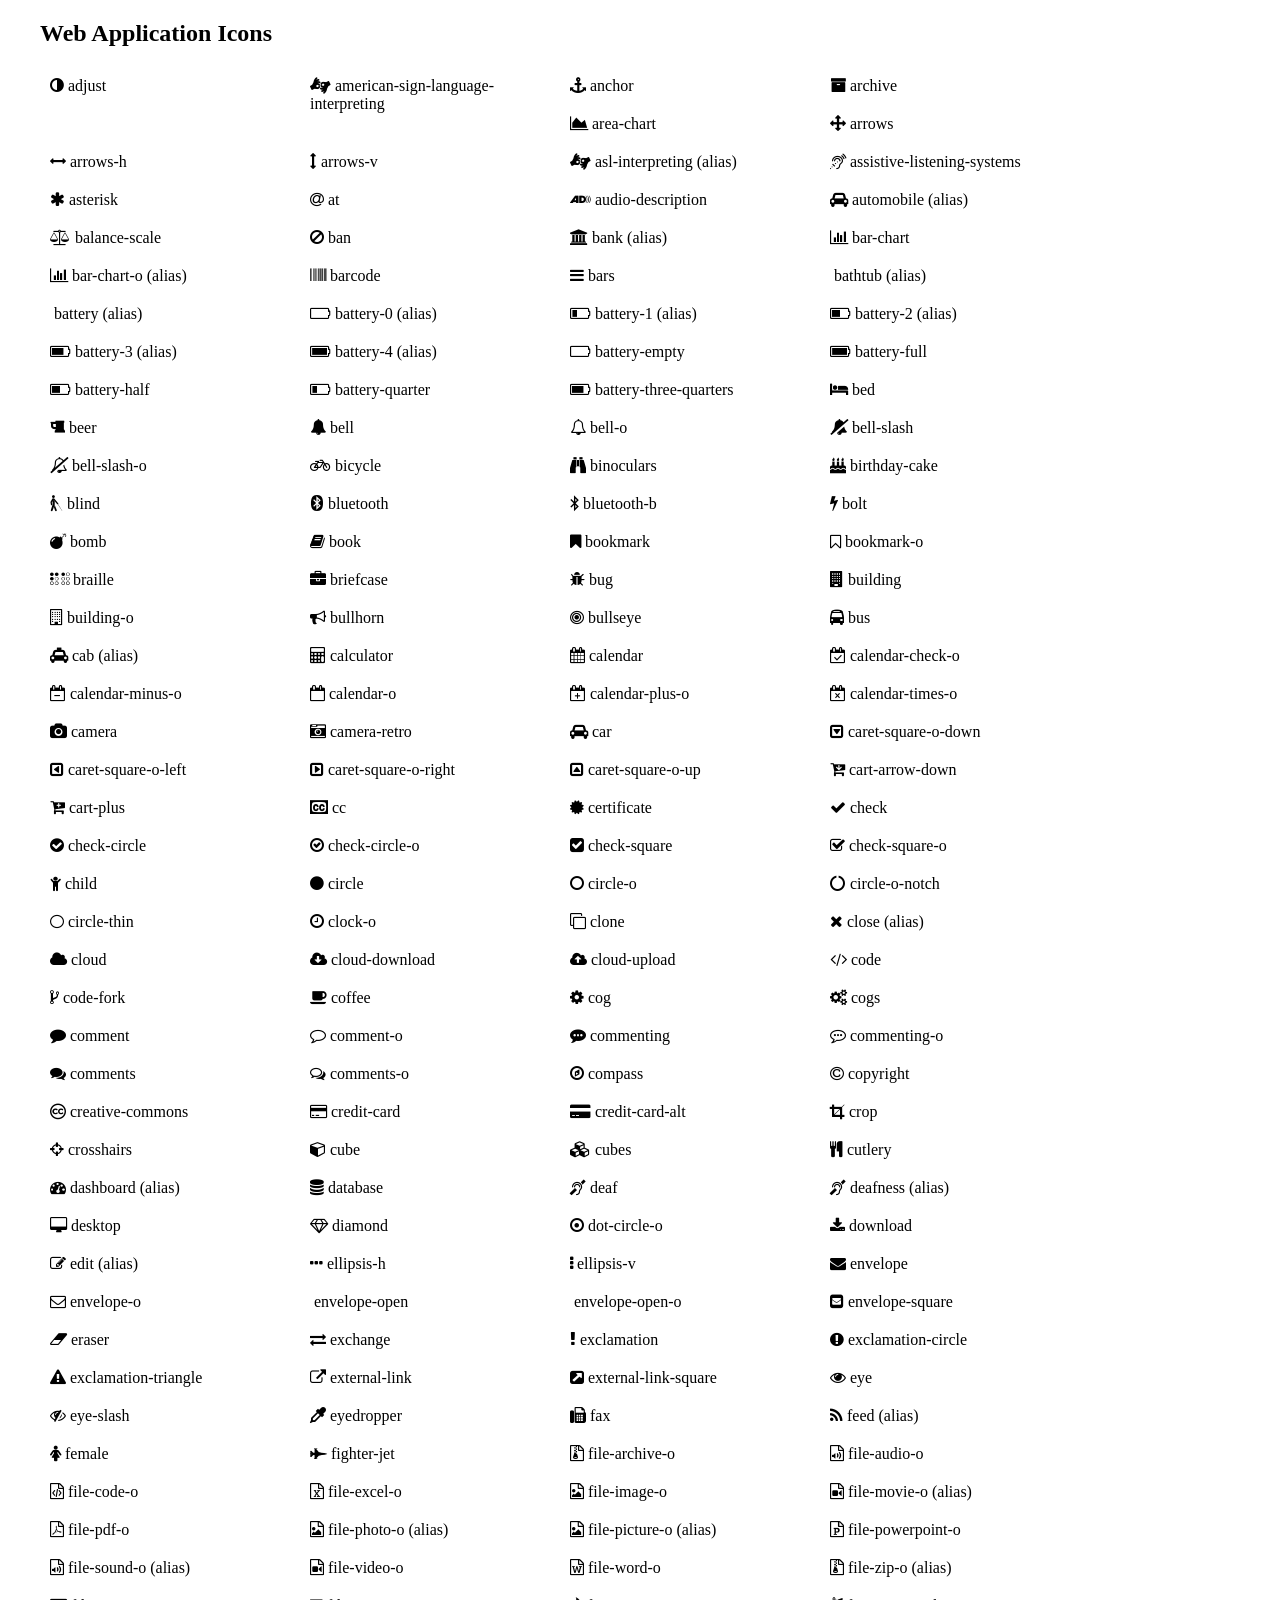
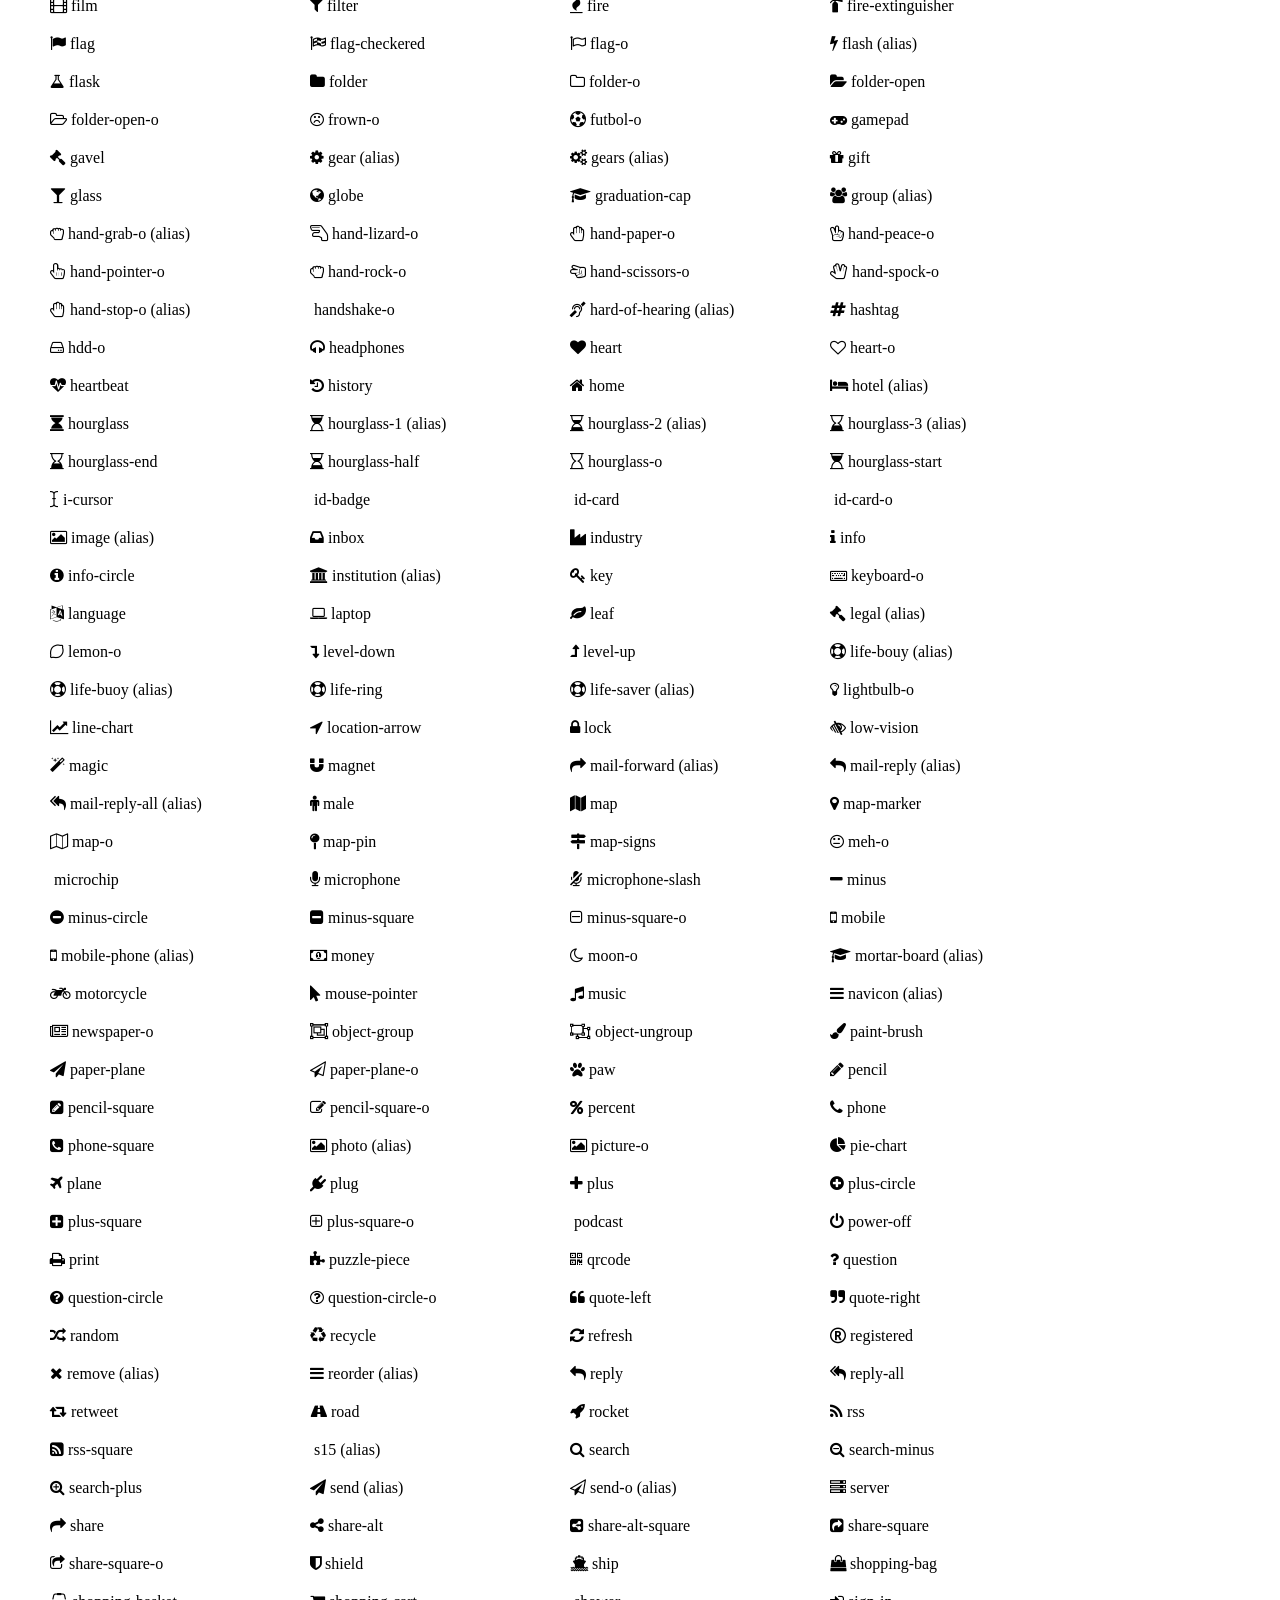
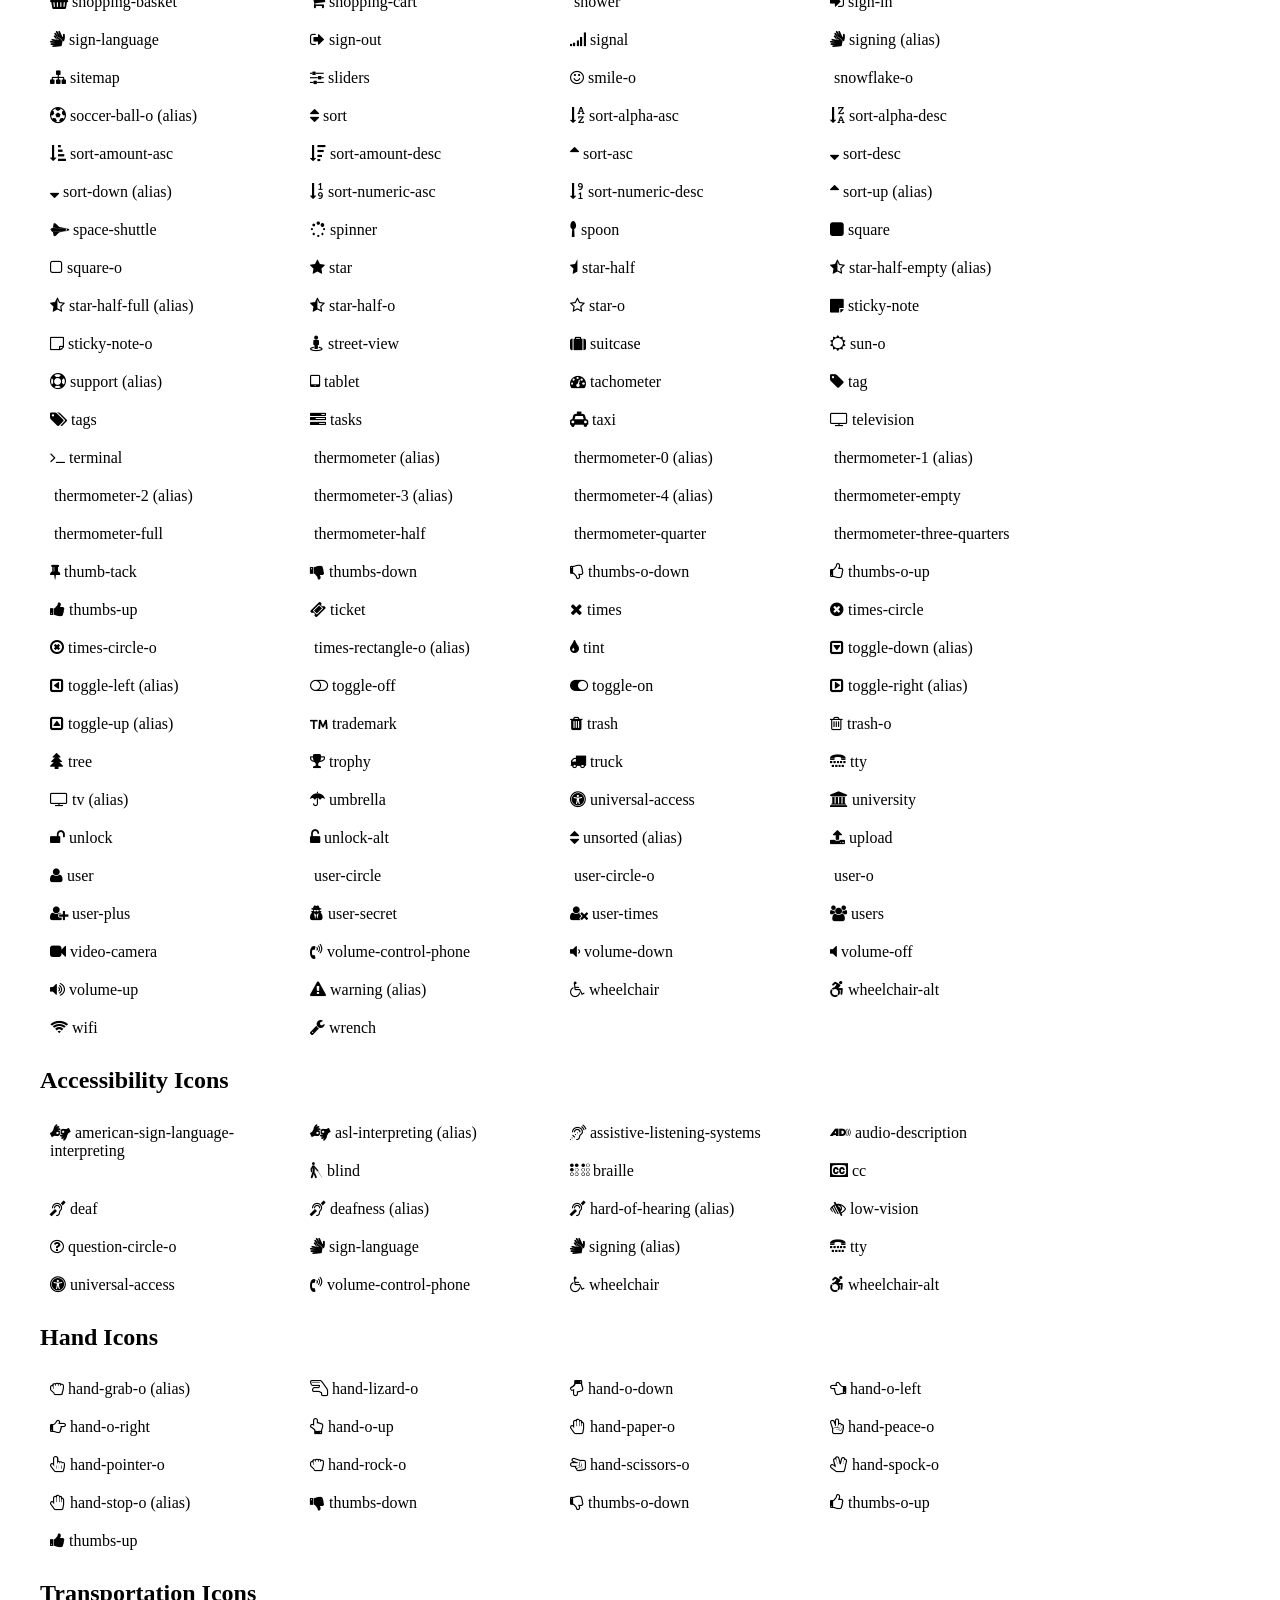
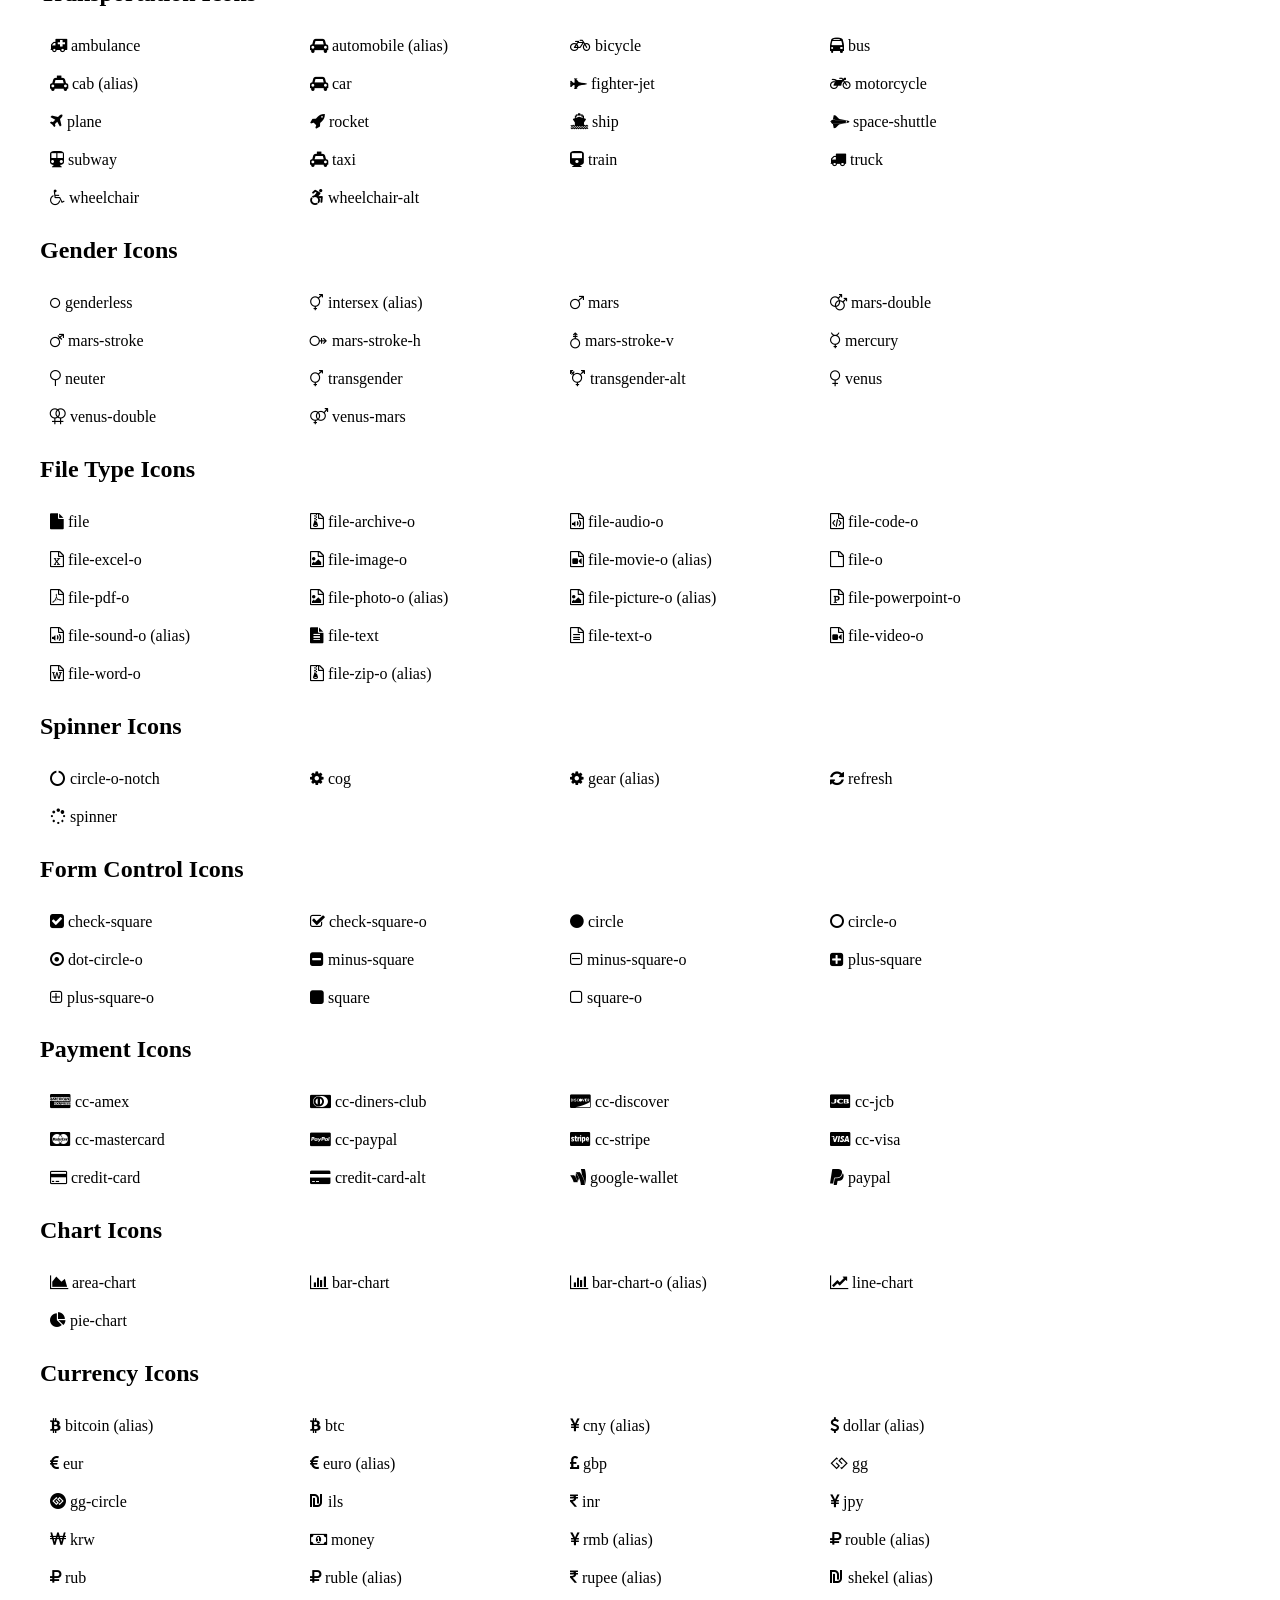
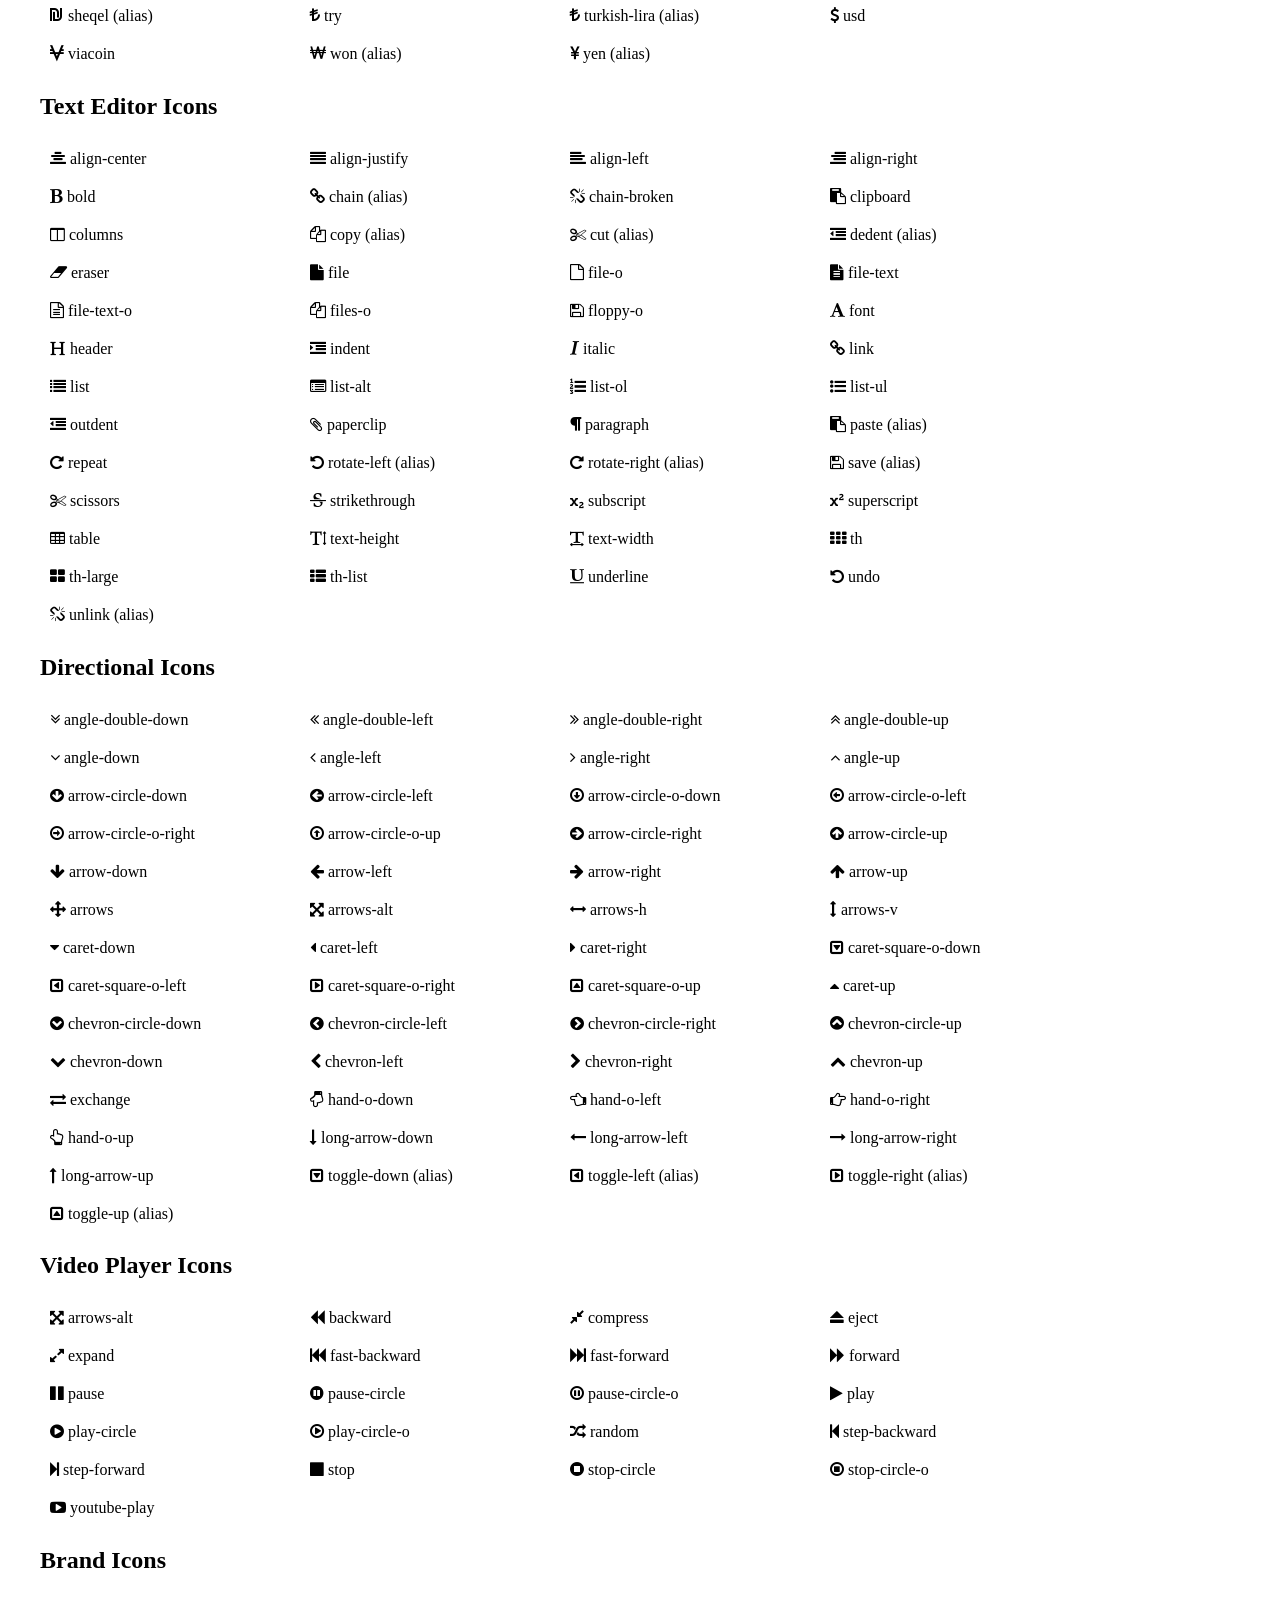
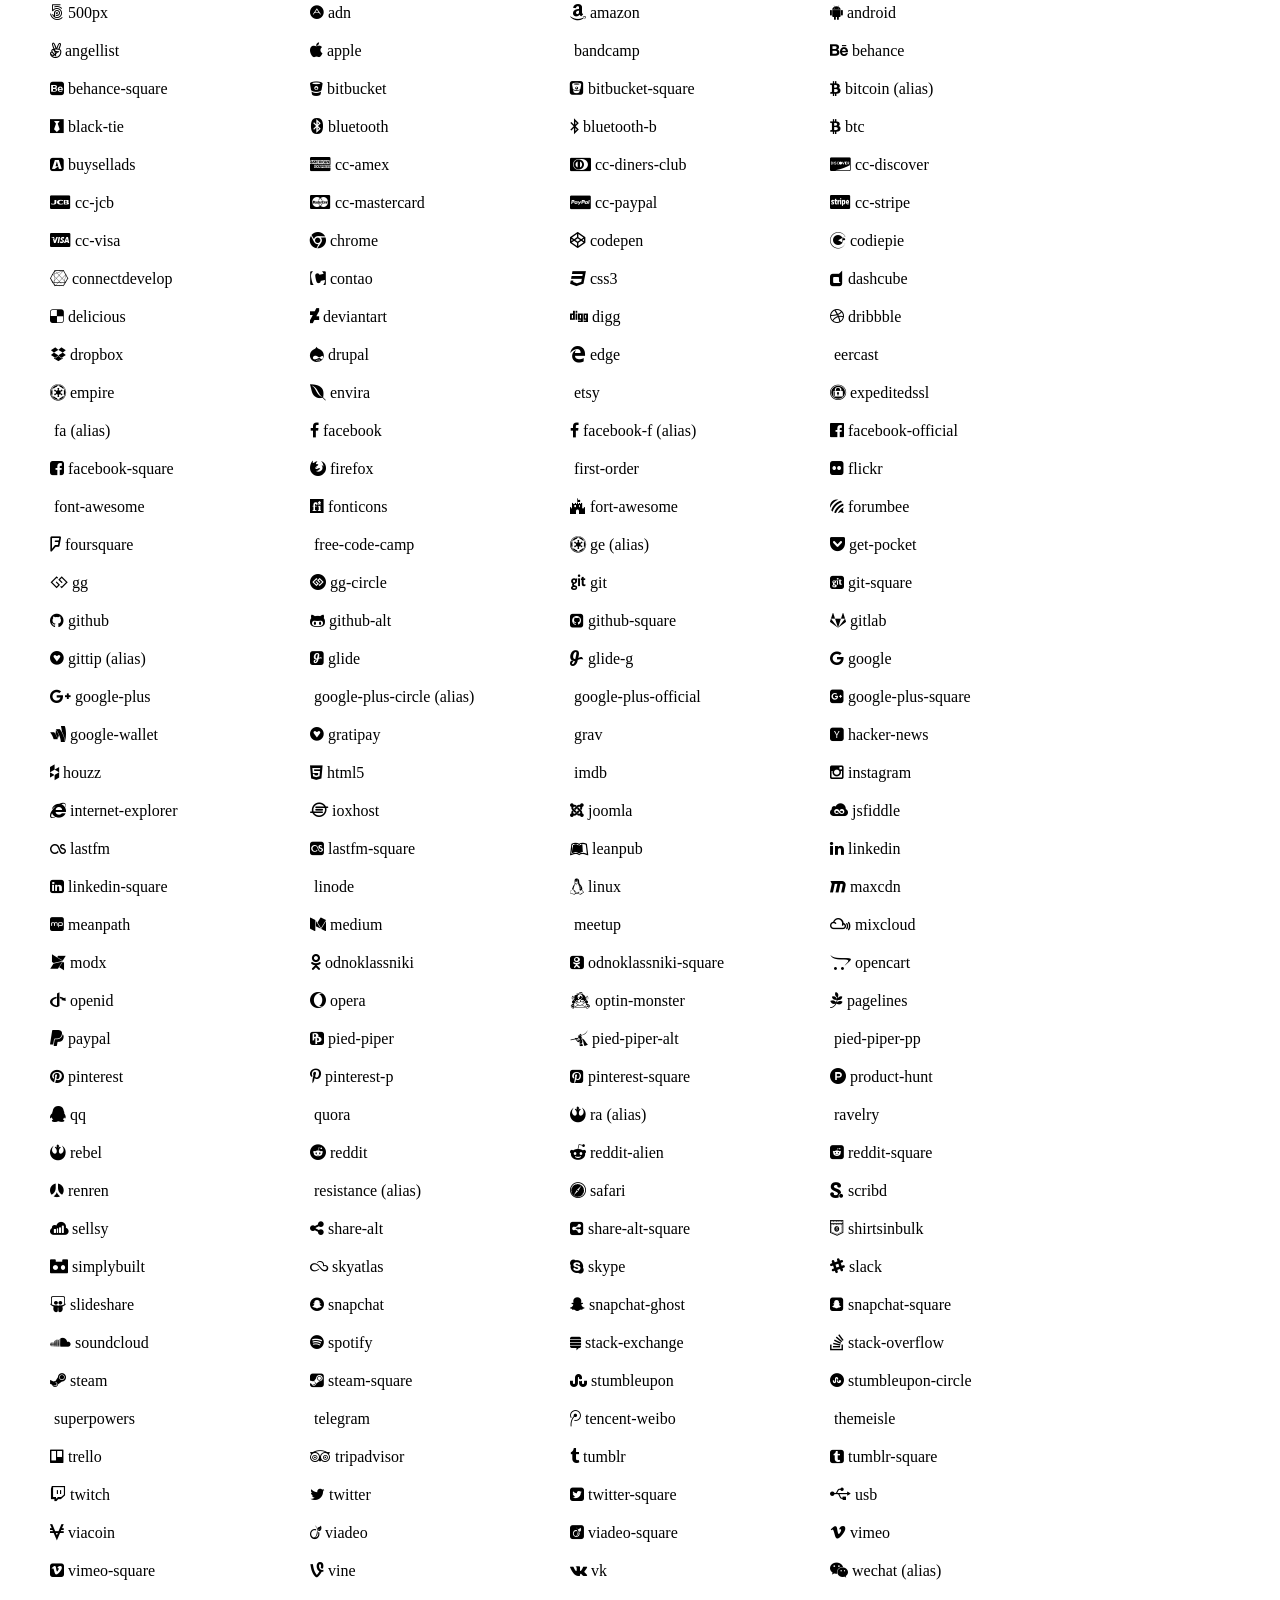
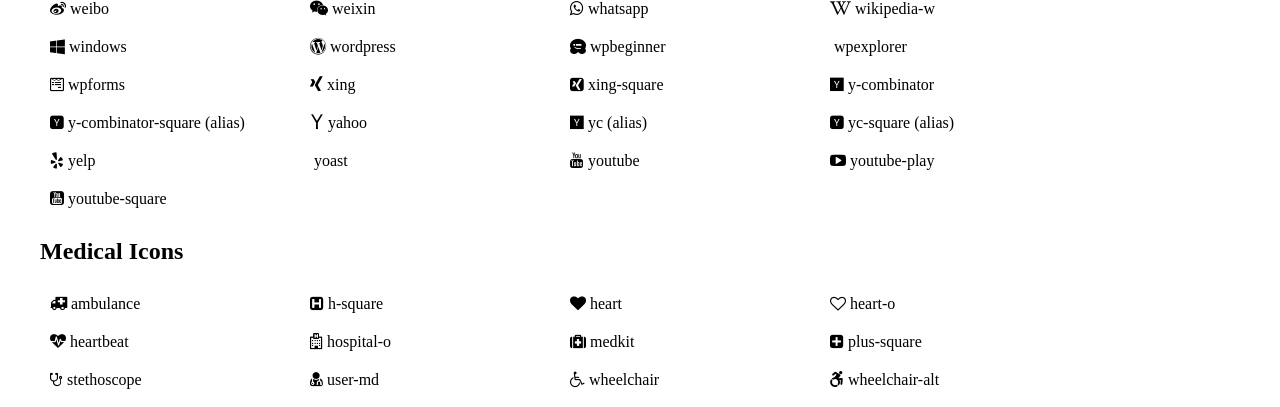
<file: assets/icons/FontAwesome/index.html>
<!DOCTYPE html>
<html lang="en">
<head>
    <meta charset="UTF-8">
    <meta http-equiv="X-UA-Compatible" content="IE=edge">
    <meta name="viewport" content="width=device-width, initial-scale=1.0">
    <title>Document</title>

    <link rel="stylesheet" href="./font-awesome.css">

    <style>
      #icons{
        width: 1200px;
        margin: 0 auto;
      }
      .row{
        overflow: hidden;
      }
      .col-md-3{
        width: 20%;
        float: left;
        padding: 10px;
        display: block;
      }
      .col-md-3 a{
        color: #000;
        text-decoration: none;
        
      }
    </style>

</head>
<body>
    

  <div id="icons">
    <section id="web-application">
       <h2 class="page-header">Web Application Icons</h2>
       <div class="row fontawesome-icon-list">
          
      
          <div class="fa-hover col-md-3 col-sm-4"><a href="../icon/adjust"><i class="fa fa-adjust" aria-hidden="true"></i> <span class="sr-only">Example of </span>adjust</a></div>
          <div class="fa-hover col-md-3 col-sm-4"><a href="../icon/american-sign-language-interpreting"><i class="fa fa-american-sign-language-interpreting" aria-hidden="true"></i> <span class="sr-only">Example of </span>american-sign-language-interpreting</a></div>
          <div class="fa-hover col-md-3 col-sm-4"><a href="../icon/anchor"><i class="fa fa-anchor" aria-hidden="true"></i> <span class="sr-only">Example of </span>anchor</a></div>
          <div class="fa-hover col-md-3 col-sm-4"><a href="../icon/archive"><i class="fa fa-archive" aria-hidden="true"></i> <span class="sr-only">Example of </span>archive</a></div>
          <div class="fa-hover col-md-3 col-sm-4"><a href="../icon/area-chart"><i class="fa fa-area-chart" aria-hidden="true"></i> <span class="sr-only">Example of </span>area-chart</a></div>
          <div class="fa-hover col-md-3 col-sm-4"><a href="../icon/arrows"><i class="fa fa-arrows" aria-hidden="true"></i> <span class="sr-only">Example of </span>arrows</a></div>
          <div class="fa-hover col-md-3 col-sm-4"><a href="../icon/arrows-h"><i class="fa fa-arrows-h" aria-hidden="true"></i> <span class="sr-only">Example of </span>arrows-h</a></div>
          <div class="fa-hover col-md-3 col-sm-4"><a href="../icon/arrows-v"><i class="fa fa-arrows-v" aria-hidden="true"></i> <span class="sr-only">Example of </span>arrows-v</a></div>
          <div class="fa-hover col-md-3 col-sm-4"><a href="../icon/american-sign-language-interpreting"><i class="fa fa-asl-interpreting" aria-hidden="true"></i> <span class="sr-only">Example of </span>asl-interpreting <span class="text-muted">(alias)</span></a></div>
          <div class="fa-hover col-md-3 col-sm-4"><a href="../icon/assistive-listening-systems"><i class="fa fa-assistive-listening-systems" aria-hidden="true"></i> <span class="sr-only">Example of </span>assistive-listening-systems</a></div>
          <div class="fa-hover col-md-3 col-sm-4"><a href="../icon/asterisk"><i class="fa fa-asterisk" aria-hidden="true"></i> <span class="sr-only">Example of </span>asterisk</a></div>
          <div class="fa-hover col-md-3 col-sm-4"><a href="../icon/at"><i class="fa fa-at" aria-hidden="true"></i> <span class="sr-only">Example of </span>at</a></div>
          <div class="fa-hover col-md-3 col-sm-4"><a href="../icon/audio-description"><i class="fa fa-audio-description" aria-hidden="true"></i> <span class="sr-only">Example of </span>audio-description</a></div>
          <div class="fa-hover col-md-3 col-sm-4"><a href="../icon/car"><i class="fa fa-automobile" aria-hidden="true"></i> <span class="sr-only">Example of </span>automobile <span class="text-muted">(alias)</span></a></div>
          <div class="fa-hover col-md-3 col-sm-4"><a href="../icon/balance-scale"><i class="fa fa-balance-scale" aria-hidden="true"></i> <span class="sr-only">Example of </span>balance-scale</a></div>
          <div class="fa-hover col-md-3 col-sm-4"><a href="../icon/ban"><i class="fa fa-ban" aria-hidden="true"></i> <span class="sr-only">Example of </span>ban</a></div>
          <div class="fa-hover col-md-3 col-sm-4"><a href="../icon/university"><i class="fa fa-bank" aria-hidden="true"></i> <span class="sr-only">Example of </span>bank <span class="text-muted">(alias)</span></a></div>
          <div class="fa-hover col-md-3 col-sm-4"><a href="../icon/bar-chart"><i class="fa fa-bar-chart" aria-hidden="true"></i> <span class="sr-only">Example of </span>bar-chart</a></div>
          <div class="fa-hover col-md-3 col-sm-4"><a href="../icon/bar-chart"><i class="fa fa-bar-chart-o" aria-hidden="true"></i> <span class="sr-only">Example of </span>bar-chart-o <span class="text-muted">(alias)</span></a></div>
          <div class="fa-hover col-md-3 col-sm-4"><a href="../icon/barcode"><i class="fa fa-barcode" aria-hidden="true"></i> <span class="sr-only">Example of </span>barcode</a></div>
          <div class="fa-hover col-md-3 col-sm-4"><a href="../icon/bars"><i class="fa fa-bars" aria-hidden="true"></i> <span class="sr-only">Example of </span>bars</a></div>
         
          <div class="fa-hover col-md-3 col-sm-4"><a href="../icon/bath"><i class="fa fa-bathtub" aria-hidden="true"></i> <span class="sr-only">Example of </span>bathtub <span class="text-muted">(alias)</span></a></div>
          <div class="fa-hover col-md-3 col-sm-4"><a href="../icon/battery-full"><i class="fa fa-battery" aria-hidden="true"></i> <span class="sr-only">Example of </span>battery <span class="text-muted">(alias)</span></a></div>
          <div class="fa-hover col-md-3 col-sm-4"><a href="../icon/battery-empty"><i class="fa fa-battery-0" aria-hidden="true"></i> <span class="sr-only">Example of </span>battery-0 <span class="text-muted">(alias)</span></a></div>
          <div class="fa-hover col-md-3 col-sm-4"><a href="../icon/battery-quarter"><i class="fa fa-battery-1" aria-hidden="true"></i> <span class="sr-only">Example of </span>battery-1 <span class="text-muted">(alias)</span></a></div>
          <div class="fa-hover col-md-3 col-sm-4"><a href="../icon/battery-half"><i class="fa fa-battery-2" aria-hidden="true"></i> <span class="sr-only">Example of </span>battery-2 <span class="text-muted">(alias)</span></a></div>
          <div class="fa-hover col-md-3 col-sm-4"><a href="../icon/battery-three-quarters"><i class="fa fa-battery-3" aria-hidden="true"></i> <span class="sr-only">Example of </span>battery-3 <span class="text-muted">(alias)</span></a></div>
          <div class="fa-hover col-md-3 col-sm-4"><a href="../icon/battery-full"><i class="fa fa-battery-4" aria-hidden="true"></i> <span class="sr-only">Example of </span>battery-4 <span class="text-muted">(alias)</span></a></div>
          <div class="fa-hover col-md-3 col-sm-4"><a href="../icon/battery-empty"><i class="fa fa-battery-empty" aria-hidden="true"></i> <span class="sr-only">Example of </span>battery-empty</a></div>
          <div class="fa-hover col-md-3 col-sm-4"><a href="../icon/battery-full"><i class="fa fa-battery-full" aria-hidden="true"></i> <span class="sr-only">Example of </span>battery-full</a></div>
          <div class="fa-hover col-md-3 col-sm-4"><a href="../icon/battery-half"><i class="fa fa-battery-half" aria-hidden="true"></i> <span class="sr-only">Example of </span>battery-half</a></div>
          <div class="fa-hover col-md-3 col-sm-4"><a href="../icon/battery-quarter"><i class="fa fa-battery-quarter" aria-hidden="true"></i> <span class="sr-only">Example of </span>battery-quarter</a></div>
          <div class="fa-hover col-md-3 col-sm-4"><a href="../icon/battery-three-quarters"><i class="fa fa-battery-three-quarters" aria-hidden="true"></i> <span class="sr-only">Example of </span>battery-three-quarters</a></div>
          <div class="fa-hover col-md-3 col-sm-4"><a href="../icon/bed"><i class="fa fa-bed" aria-hidden="true"></i> <span class="sr-only">Example of </span>bed</a></div>
          <div class="fa-hover col-md-3 col-sm-4"><a href="../icon/beer"><i class="fa fa-beer" aria-hidden="true"></i> <span class="sr-only">Example of </span>beer</a></div>
          <div class="fa-hover col-md-3 col-sm-4"><a href="../icon/bell"><i class="fa fa-bell" aria-hidden="true"></i> <span class="sr-only">Example of </span>bell</a></div>
          <div class="fa-hover col-md-3 col-sm-4"><a href="../icon/bell-o"><i class="fa fa-bell-o" aria-hidden="true"></i> <span class="sr-only">Example of </span>bell-o</a></div>
          <div class="fa-hover col-md-3 col-sm-4"><a href="../icon/bell-slash"><i class="fa fa-bell-slash" aria-hidden="true"></i> <span class="sr-only">Example of </span>bell-slash</a></div>
          <div class="fa-hover col-md-3 col-sm-4"><a href="../icon/bell-slash-o"><i class="fa fa-bell-slash-o" aria-hidden="true"></i> <span class="sr-only">Example of </span>bell-slash-o</a></div>
          <div class="fa-hover col-md-3 col-sm-4"><a href="../icon/bicycle"><i class="fa fa-bicycle" aria-hidden="true"></i> <span class="sr-only">Example of </span>bicycle</a></div>
          <div class="fa-hover col-md-3 col-sm-4"><a href="../icon/binoculars"><i class="fa fa-binoculars" aria-hidden="true"></i> <span class="sr-only">Example of </span>binoculars</a></div>
          <div class="fa-hover col-md-3 col-sm-4"><a href="../icon/birthday-cake"><i class="fa fa-birthday-cake" aria-hidden="true"></i> <span class="sr-only">Example of </span>birthday-cake</a></div>
          <div class="fa-hover col-md-3 col-sm-4"><a href="../icon/blind"><i class="fa fa-blind" aria-hidden="true"></i> <span class="sr-only">Example of </span>blind</a></div>
          <div class="fa-hover col-md-3 col-sm-4"><a href="../icon/bluetooth"><i class="fa fa-bluetooth" aria-hidden="true"></i> <span class="sr-only">Example of </span>bluetooth</a></div>
          <div class="fa-hover col-md-3 col-sm-4"><a href="../icon/bluetooth-b"><i class="fa fa-bluetooth-b" aria-hidden="true"></i> <span class="sr-only">Example of </span>bluetooth-b</a></div>
          <div class="fa-hover col-md-3 col-sm-4"><a href="../icon/bolt"><i class="fa fa-bolt" aria-hidden="true"></i> <span class="sr-only">Example of </span>bolt</a></div>
          <div class="fa-hover col-md-3 col-sm-4"><a href="../icon/bomb"><i class="fa fa-bomb" aria-hidden="true"></i> <span class="sr-only">Example of </span>bomb</a></div>
          <div class="fa-hover col-md-3 col-sm-4"><a href="../icon/book"><i class="fa fa-book" aria-hidden="true"></i> <span class="sr-only">Example of </span>book</a></div>
          <div class="fa-hover col-md-3 col-sm-4"><a href="../icon/bookmark"><i class="fa fa-bookmark" aria-hidden="true"></i> <span class="sr-only">Example of </span>bookmark</a></div>
          <div class="fa-hover col-md-3 col-sm-4"><a href="../icon/bookmark-o"><i class="fa fa-bookmark-o" aria-hidden="true"></i> <span class="sr-only">Example of </span>bookmark-o</a></div>
          <div class="fa-hover col-md-3 col-sm-4"><a href="../icon/braille"><i class="fa fa-braille" aria-hidden="true"></i> <span class="sr-only">Example of </span>braille</a></div>
          <div class="fa-hover col-md-3 col-sm-4"><a href="../icon/briefcase"><i class="fa fa-briefcase" aria-hidden="true"></i> <span class="sr-only">Example of </span>briefcase</a></div>
          <div class="fa-hover col-md-3 col-sm-4"><a href="../icon/bug"><i class="fa fa-bug" aria-hidden="true"></i> <span class="sr-only">Example of </span>bug</a></div>
          <div class="fa-hover col-md-3 col-sm-4"><a href="../icon/building"><i class="fa fa-building" aria-hidden="true"></i> <span class="sr-only">Example of </span>building</a></div>
          <div class="fa-hover col-md-3 col-sm-4"><a href="../icon/building-o"><i class="fa fa-building-o" aria-hidden="true"></i> <span class="sr-only">Example of </span>building-o</a></div>
          <div class="fa-hover col-md-3 col-sm-4"><a href="../icon/bullhorn"><i class="fa fa-bullhorn" aria-hidden="true"></i> <span class="sr-only">Example of </span>bullhorn</a></div>
          <div class="fa-hover col-md-3 col-sm-4"><a href="../icon/bullseye"><i class="fa fa-bullseye" aria-hidden="true"></i> <span class="sr-only">Example of </span>bullseye</a></div>
          <div class="fa-hover col-md-3 col-sm-4"><a href="../icon/bus"><i class="fa fa-bus" aria-hidden="true"></i> <span class="sr-only">Example of </span>bus</a></div>
          <div class="fa-hover col-md-3 col-sm-4"><a href="../icon/taxi"><i class="fa fa-cab" aria-hidden="true"></i> <span class="sr-only">Example of </span>cab <span class="text-muted">(alias)</span></a></div>
          <div class="fa-hover col-md-3 col-sm-4"><a href="../icon/calculator"><i class="fa fa-calculator" aria-hidden="true"></i> <span class="sr-only">Example of </span>calculator</a></div>
          <div class="fa-hover col-md-3 col-sm-4"><a href="../icon/calendar"><i class="fa fa-calendar" aria-hidden="true"></i> <span class="sr-only">Example of </span>calendar</a></div>
          <div class="fa-hover col-md-3 col-sm-4"><a href="../icon/calendar-check-o"><i class="fa fa-calendar-check-o" aria-hidden="true"></i> <span class="sr-only">Example of </span>calendar-check-o</a></div>
          <div class="fa-hover col-md-3 col-sm-4"><a href="../icon/calendar-minus-o"><i class="fa fa-calendar-minus-o" aria-hidden="true"></i> <span class="sr-only">Example of </span>calendar-minus-o</a></div>
          <div class="fa-hover col-md-3 col-sm-4"><a href="../icon/calendar-o"><i class="fa fa-calendar-o" aria-hidden="true"></i> <span class="sr-only">Example of </span>calendar-o</a></div>
          <div class="fa-hover col-md-3 col-sm-4"><a href="../icon/calendar-plus-o"><i class="fa fa-calendar-plus-o" aria-hidden="true"></i> <span class="sr-only">Example of </span>calendar-plus-o</a></div>
          <div class="fa-hover col-md-3 col-sm-4"><a href="../icon/calendar-times-o"><i class="fa fa-calendar-times-o" aria-hidden="true"></i> <span class="sr-only">Example of </span>calendar-times-o</a></div>
          <div class="fa-hover col-md-3 col-sm-4"><a href="../icon/camera"><i class="fa fa-camera" aria-hidden="true"></i> <span class="sr-only">Example of </span>camera</a></div>
          <div class="fa-hover col-md-3 col-sm-4"><a href="../icon/camera-retro"><i class="fa fa-camera-retro" aria-hidden="true"></i> <span class="sr-only">Example of </span>camera-retro</a></div>
          <div class="fa-hover col-md-3 col-sm-4"><a href="../icon/car"><i class="fa fa-car" aria-hidden="true"></i> <span class="sr-only">Example of </span>car</a></div>
          <div class="fa-hover col-md-3 col-sm-4"><a href="../icon/caret-square-o-down"><i class="fa fa-caret-square-o-down" aria-hidden="true"></i> <span class="sr-only">Example of </span>caret-square-o-down</a></div>
          <div class="fa-hover col-md-3 col-sm-4"><a href="../icon/caret-square-o-left"><i class="fa fa-caret-square-o-left" aria-hidden="true"></i> <span class="sr-only">Example of </span>caret-square-o-left</a></div>
          <div class="fa-hover col-md-3 col-sm-4"><a href="../icon/caret-square-o-right"><i class="fa fa-caret-square-o-right" aria-hidden="true"></i> <span class="sr-only">Example of </span>caret-square-o-right</a></div>
          <div class="fa-hover col-md-3 col-sm-4"><a href="../icon/caret-square-o-up"><i class="fa fa-caret-square-o-up" aria-hidden="true"></i> <span class="sr-only">Example of </span>caret-square-o-up</a></div>
          <div class="fa-hover col-md-3 col-sm-4"><a href="../icon/cart-arrow-down"><i class="fa fa-cart-arrow-down" aria-hidden="true"></i> <span class="sr-only">Example of </span>cart-arrow-down</a></div>
          <div class="fa-hover col-md-3 col-sm-4"><a href="../icon/cart-plus"><i class="fa fa-cart-plus" aria-hidden="true"></i> <span class="sr-only">Example of </span>cart-plus</a></div>
          <div class="fa-hover col-md-3 col-sm-4"><a href="../icon/cc"><i class="fa fa-cc" aria-hidden="true"></i> <span class="sr-only">Example of </span>cc</a></div>
          <div class="fa-hover col-md-3 col-sm-4"><a href="../icon/certificate"><i class="fa fa-certificate" aria-hidden="true"></i> <span class="sr-only">Example of </span>certificate</a></div>
          <div class="fa-hover col-md-3 col-sm-4"><a href="../icon/check"><i class="fa fa-check" aria-hidden="true"></i> <span class="sr-only">Example of </span>check</a></div>
          <div class="fa-hover col-md-3 col-sm-4"><a href="../icon/check-circle"><i class="fa fa-check-circle" aria-hidden="true"></i> <span class="sr-only">Example of </span>check-circle</a></div>
          <div class="fa-hover col-md-3 col-sm-4"><a href="../icon/check-circle-o"><i class="fa fa-check-circle-o" aria-hidden="true"></i> <span class="sr-only">Example of </span>check-circle-o</a></div>
          <div class="fa-hover col-md-3 col-sm-4"><a href="../icon/check-square"><i class="fa fa-check-square" aria-hidden="true"></i> <span class="sr-only">Example of </span>check-square</a></div>
          <div class="fa-hover col-md-3 col-sm-4"><a href="../icon/check-square-o"><i class="fa fa-check-square-o" aria-hidden="true"></i> <span class="sr-only">Example of </span>check-square-o</a></div>
          <div class="fa-hover col-md-3 col-sm-4"><a href="../icon/child"><i class="fa fa-child" aria-hidden="true"></i> <span class="sr-only">Example of </span>child</a></div>
          <div class="fa-hover col-md-3 col-sm-4"><a href="../icon/circle"><i class="fa fa-circle" aria-hidden="true"></i> <span class="sr-only">Example of </span>circle</a></div>
          <div class="fa-hover col-md-3 col-sm-4"><a href="../icon/circle-o"><i class="fa fa-circle-o" aria-hidden="true"></i> <span class="sr-only">Example of </span>circle-o</a></div>
          <div class="fa-hover col-md-3 col-sm-4"><a href="../icon/circle-o-notch"><i class="fa fa-circle-o-notch" aria-hidden="true"></i> <span class="sr-only">Example of </span>circle-o-notch</a></div>
          <div class="fa-hover col-md-3 col-sm-4"><a href="../icon/circle-thin"><i class="fa fa-circle-thin" aria-hidden="true"></i> <span class="sr-only">Example of </span>circle-thin</a></div>
          <div class="fa-hover col-md-3 col-sm-4"><a href="../icon/clock-o"><i class="fa fa-clock-o" aria-hidden="true"></i> <span class="sr-only">Example of </span>clock-o</a></div>
          <div class="fa-hover col-md-3 col-sm-4"><a href="../icon/clone"><i class="fa fa-clone" aria-hidden="true"></i> <span class="sr-only">Example of </span>clone</a></div>
          <div class="fa-hover col-md-3 col-sm-4"><a href="../icon/times"><i class="fa fa-close" aria-hidden="true"></i> <span class="sr-only">Example of </span>close <span class="text-muted">(alias)</span></a></div>
          <div class="fa-hover col-md-3 col-sm-4"><a href="../icon/cloud"><i class="fa fa-cloud" aria-hidden="true"></i> <span class="sr-only">Example of </span>cloud</a></div>
          <div class="fa-hover col-md-3 col-sm-4"><a href="../icon/cloud-download"><i class="fa fa-cloud-download" aria-hidden="true"></i> <span class="sr-only">Example of </span>cloud-download</a></div>
          <div class="fa-hover col-md-3 col-sm-4"><a href="../icon/cloud-upload"><i class="fa fa-cloud-upload" aria-hidden="true"></i> <span class="sr-only">Example of </span>cloud-upload</a></div>
          <div class="fa-hover col-md-3 col-sm-4"><a href="../icon/code"><i class="fa fa-code" aria-hidden="true"></i> <span class="sr-only">Example of </span>code</a></div>
          <div class="fa-hover col-md-3 col-sm-4"><a href="../icon/code-fork"><i class="fa fa-code-fork" aria-hidden="true"></i> <span class="sr-only">Example of </span>code-fork</a></div>
          <div class="fa-hover col-md-3 col-sm-4"><a href="../icon/coffee"><i class="fa fa-coffee" aria-hidden="true"></i> <span class="sr-only">Example of </span>coffee</a></div>
          <div class="fa-hover col-md-3 col-sm-4"><a href="../icon/cog"><i class="fa fa-cog" aria-hidden="true"></i> <span class="sr-only">Example of </span>cog</a></div>
          <div class="fa-hover col-md-3 col-sm-4"><a href="../icon/cogs"><i class="fa fa-cogs" aria-hidden="true"></i> <span class="sr-only">Example of </span>cogs</a></div>
          <div class="fa-hover col-md-3 col-sm-4"><a href="../icon/comment"><i class="fa fa-comment" aria-hidden="true"></i> <span class="sr-only">Example of </span>comment</a></div>
          <div class="fa-hover col-md-3 col-sm-4"><a href="../icon/comment-o"><i class="fa fa-comment-o" aria-hidden="true"></i> <span class="sr-only">Example of </span>comment-o</a></div>
          <div class="fa-hover col-md-3 col-sm-4"><a href="../icon/commenting"><i class="fa fa-commenting" aria-hidden="true"></i> <span class="sr-only">Example of </span>commenting</a></div>
          <div class="fa-hover col-md-3 col-sm-4"><a href="../icon/commenting-o"><i class="fa fa-commenting-o" aria-hidden="true"></i> <span class="sr-only">Example of </span>commenting-o</a></div>
          <div class="fa-hover col-md-3 col-sm-4"><a href="../icon/comments"><i class="fa fa-comments" aria-hidden="true"></i> <span class="sr-only">Example of </span>comments</a></div>
          <div class="fa-hover col-md-3 col-sm-4"><a href="../icon/comments-o"><i class="fa fa-comments-o" aria-hidden="true"></i> <span class="sr-only">Example of </span>comments-o</a></div>
          <div class="fa-hover col-md-3 col-sm-4"><a href="../icon/compass"><i class="fa fa-compass" aria-hidden="true"></i> <span class="sr-only">Example of </span>compass</a></div>
          <div class="fa-hover col-md-3 col-sm-4"><a href="../icon/copyright"><i class="fa fa-copyright" aria-hidden="true"></i> <span class="sr-only">Example of </span>copyright</a></div>
          <div class="fa-hover col-md-3 col-sm-4"><a href="../icon/creative-commons"><i class="fa fa-creative-commons" aria-hidden="true"></i> <span class="sr-only">Example of </span>creative-commons</a></div>
          <div class="fa-hover col-md-3 col-sm-4"><a href="../icon/credit-card"><i class="fa fa-credit-card" aria-hidden="true"></i> <span class="sr-only">Example of </span>credit-card</a></div>
          <div class="fa-hover col-md-3 col-sm-4"><a href="../icon/credit-card-alt"><i class="fa fa-credit-card-alt" aria-hidden="true"></i> <span class="sr-only">Example of </span>credit-card-alt</a></div>
          <div class="fa-hover col-md-3 col-sm-4"><a href="../icon/crop"><i class="fa fa-crop" aria-hidden="true"></i> <span class="sr-only">Example of </span>crop</a></div>
          <div class="fa-hover col-md-3 col-sm-4"><a href="../icon/crosshairs"><i class="fa fa-crosshairs" aria-hidden="true"></i> <span class="sr-only">Example of </span>crosshairs</a></div>
          <div class="fa-hover col-md-3 col-sm-4"><a href="../icon/cube"><i class="fa fa-cube" aria-hidden="true"></i> <span class="sr-only">Example of </span>cube</a></div>
          <div class="fa-hover col-md-3 col-sm-4"><a href="../icon/cubes"><i class="fa fa-cubes" aria-hidden="true"></i> <span class="sr-only">Example of </span>cubes</a></div>
          <div class="fa-hover col-md-3 col-sm-4"><a href="../icon/cutlery"><i class="fa fa-cutlery" aria-hidden="true"></i> <span class="sr-only">Example of </span>cutlery</a></div>
          <div class="fa-hover col-md-3 col-sm-4"><a href="../icon/tachometer"><i class="fa fa-dashboard" aria-hidden="true"></i> <span class="sr-only">Example of </span>dashboard <span class="text-muted">(alias)</span></a></div>
          <div class="fa-hover col-md-3 col-sm-4"><a href="../icon/database"><i class="fa fa-database" aria-hidden="true"></i> <span class="sr-only">Example of </span>database</a></div>
          <div class="fa-hover col-md-3 col-sm-4"><a href="../icon/deaf"><i class="fa fa-deaf" aria-hidden="true"></i> <span class="sr-only">Example of </span>deaf</a></div>
          <div class="fa-hover col-md-3 col-sm-4"><a href="../icon/deaf"><i class="fa fa-deafness" aria-hidden="true"></i> <span class="sr-only">Example of </span>deafness <span class="text-muted">(alias)</span></a></div>
          <div class="fa-hover col-md-3 col-sm-4"><a href="../icon/desktop"><i class="fa fa-desktop" aria-hidden="true"></i> <span class="sr-only">Example of </span>desktop</a></div>
          <div class="fa-hover col-md-3 col-sm-4"><a href="../icon/diamond"><i class="fa fa-diamond" aria-hidden="true"></i> <span class="sr-only">Example of </span>diamond</a></div>
          <div class="fa-hover col-md-3 col-sm-4"><a href="../icon/dot-circle-o"><i class="fa fa-dot-circle-o" aria-hidden="true"></i> <span class="sr-only">Example of </span>dot-circle-o</a></div>
          <div class="fa-hover col-md-3 col-sm-4"><a href="../icon/download"><i class="fa fa-download" aria-hidden="true"></i> <span class="sr-only">Example of </span>download</a></div>
          
          <div class="fa-hover col-md-3 col-sm-4"><a href="../icon/pencil-square-o"><i class="fa fa-edit" aria-hidden="true"></i> <span class="sr-only">Example of </span>edit <span class="text-muted">(alias)</span></a></div>
          <div class="fa-hover col-md-3 col-sm-4"><a href="../icon/ellipsis-h"><i class="fa fa-ellipsis-h" aria-hidden="true"></i> <span class="sr-only">Example of </span>ellipsis-h</a></div>
          <div class="fa-hover col-md-3 col-sm-4"><a href="../icon/ellipsis-v"><i class="fa fa-ellipsis-v" aria-hidden="true"></i> <span class="sr-only">Example of </span>ellipsis-v</a></div>
          <div class="fa-hover col-md-3 col-sm-4"><a href="../icon/envelope"><i class="fa fa-envelope" aria-hidden="true"></i> <span class="sr-only">Example of </span>envelope</a></div>
          <div class="fa-hover col-md-3 col-sm-4"><a href="../icon/envelope-o"><i class="fa fa-envelope-o" aria-hidden="true"></i> <span class="sr-only">Example of </span>envelope-o</a></div>
          <div class="fa-hover col-md-3 col-sm-4"><a href="../icon/envelope-open"><i class="fa fa-envelope-open" aria-hidden="true"></i> <span class="sr-only">Example of </span>envelope-open</a></div>
          <div class="fa-hover col-md-3 col-sm-4"><a href="../icon/envelope-open-o"><i class="fa fa-envelope-open-o" aria-hidden="true"></i> <span class="sr-only">Example of </span>envelope-open-o</a></div>
          <div class="fa-hover col-md-3 col-sm-4"><a href="../icon/envelope-square"><i class="fa fa-envelope-square" aria-hidden="true"></i> <span class="sr-only">Example of </span>envelope-square</a></div>
          <div class="fa-hover col-md-3 col-sm-4"><a href="../icon/eraser"><i class="fa fa-eraser" aria-hidden="true"></i> <span class="sr-only">Example of </span>eraser</a></div>
          <div class="fa-hover col-md-3 col-sm-4"><a href="../icon/exchange"><i class="fa fa-exchange" aria-hidden="true"></i> <span class="sr-only">Example of </span>exchange</a></div>
          <div class="fa-hover col-md-3 col-sm-4"><a href="../icon/exclamation"><i class="fa fa-exclamation" aria-hidden="true"></i> <span class="sr-only">Example of </span>exclamation</a></div>
          <div class="fa-hover col-md-3 col-sm-4"><a href="../icon/exclamation-circle"><i class="fa fa-exclamation-circle" aria-hidden="true"></i> <span class="sr-only">Example of </span>exclamation-circle</a></div>
          <div class="fa-hover col-md-3 col-sm-4"><a href="../icon/exclamation-triangle"><i class="fa fa-exclamation-triangle" aria-hidden="true"></i> <span class="sr-only">Example of </span>exclamation-triangle</a></div>
          <div class="fa-hover col-md-3 col-sm-4"><a href="../icon/external-link"><i class="fa fa-external-link" aria-hidden="true"></i> <span class="sr-only">Example of </span>external-link</a></div>
          <div class="fa-hover col-md-3 col-sm-4"><a href="../icon/external-link-square"><i class="fa fa-external-link-square" aria-hidden="true"></i> <span class="sr-only">Example of </span>external-link-square</a></div>
          <div class="fa-hover col-md-3 col-sm-4"><a href="../icon/eye"><i class="fa fa-eye" aria-hidden="true"></i> <span class="sr-only">Example of </span>eye</a></div>
          <div class="fa-hover col-md-3 col-sm-4"><a href="../icon/eye-slash"><i class="fa fa-eye-slash" aria-hidden="true"></i> <span class="sr-only">Example of </span>eye-slash</a></div>
          <div class="fa-hover col-md-3 col-sm-4"><a href="../icon/eyedropper"><i class="fa fa-eyedropper" aria-hidden="true"></i> <span class="sr-only">Example of </span>eyedropper</a></div>
          <div class="fa-hover col-md-3 col-sm-4"><a href="../icon/fax"><i class="fa fa-fax" aria-hidden="true"></i> <span class="sr-only">Example of </span>fax</a></div>
          <div class="fa-hover col-md-3 col-sm-4"><a href="../icon/rss"><i class="fa fa-feed" aria-hidden="true"></i> <span class="sr-only">Example of </span>feed <span class="text-muted">(alias)</span></a></div>
          <div class="fa-hover col-md-3 col-sm-4"><a href="../icon/female"><i class="fa fa-female" aria-hidden="true"></i> <span class="sr-only">Example of </span>female</a></div>
          <div class="fa-hover col-md-3 col-sm-4"><a href="../icon/fighter-jet"><i class="fa fa-fighter-jet" aria-hidden="true"></i> <span class="sr-only">Example of </span>fighter-jet</a></div>
          <div class="fa-hover col-md-3 col-sm-4"><a href="../icon/file-archive-o"><i class="fa fa-file-archive-o" aria-hidden="true"></i> <span class="sr-only">Example of </span>file-archive-o</a></div>
          <div class="fa-hover col-md-3 col-sm-4"><a href="../icon/file-audio-o"><i class="fa fa-file-audio-o" aria-hidden="true"></i> <span class="sr-only">Example of </span>file-audio-o</a></div>
          <div class="fa-hover col-md-3 col-sm-4"><a href="../icon/file-code-o"><i class="fa fa-file-code-o" aria-hidden="true"></i> <span class="sr-only">Example of </span>file-code-o</a></div>
          <div class="fa-hover col-md-3 col-sm-4"><a href="../icon/file-excel-o"><i class="fa fa-file-excel-o" aria-hidden="true"></i> <span class="sr-only">Example of </span>file-excel-o</a></div>
          <div class="fa-hover col-md-3 col-sm-4"><a href="../icon/file-image-o"><i class="fa fa-file-image-o" aria-hidden="true"></i> <span class="sr-only">Example of </span>file-image-o</a></div>
          <div class="fa-hover col-md-3 col-sm-4"><a href="../icon/file-video-o"><i class="fa fa-file-movie-o" aria-hidden="true"></i> <span class="sr-only">Example of </span>file-movie-o <span class="text-muted">(alias)</span></a></div>
          <div class="fa-hover col-md-3 col-sm-4"><a href="../icon/file-pdf-o"><i class="fa fa-file-pdf-o" aria-hidden="true"></i> <span class="sr-only">Example of </span>file-pdf-o</a></div>
          <div class="fa-hover col-md-3 col-sm-4"><a href="../icon/file-image-o"><i class="fa fa-file-photo-o" aria-hidden="true"></i> <span class="sr-only">Example of </span>file-photo-o <span class="text-muted">(alias)</span></a></div>
          <div class="fa-hover col-md-3 col-sm-4"><a href="../icon/file-image-o"><i class="fa fa-file-picture-o" aria-hidden="true"></i> <span class="sr-only">Example of </span>file-picture-o <span class="text-muted">(alias)</span></a></div>
          <div class="fa-hover col-md-3 col-sm-4"><a href="../icon/file-powerpoint-o"><i class="fa fa-file-powerpoint-o" aria-hidden="true"></i> <span class="sr-only">Example of </span>file-powerpoint-o</a></div>
          <div class="fa-hover col-md-3 col-sm-4"><a href="../icon/file-audio-o"><i class="fa fa-file-sound-o" aria-hidden="true"></i> <span class="sr-only">Example of </span>file-sound-o <span class="text-muted">(alias)</span></a></div>
          <div class="fa-hover col-md-3 col-sm-4"><a href="../icon/file-video-o"><i class="fa fa-file-video-o" aria-hidden="true"></i> <span class="sr-only">Example of </span>file-video-o</a></div>
          <div class="fa-hover col-md-3 col-sm-4"><a href="../icon/file-word-o"><i class="fa fa-file-word-o" aria-hidden="true"></i> <span class="sr-only">Example of </span>file-word-o</a></div>
          <div class="fa-hover col-md-3 col-sm-4"><a href="../icon/file-archive-o"><i class="fa fa-file-zip-o" aria-hidden="true"></i> <span class="sr-only">Example of </span>file-zip-o <span class="text-muted">(alias)</span></a></div>
          <div class="fa-hover col-md-3 col-sm-4"><a href="../icon/film"><i class="fa fa-film" aria-hidden="true"></i> <span class="sr-only">Example of </span>film</a></div>
          <div class="fa-hover col-md-3 col-sm-4"><a href="../icon/filter"><i class="fa fa-filter" aria-hidden="true"></i> <span class="sr-only">Example of </span>filter</a></div>
          <div class="fa-hover col-md-3 col-sm-4"><a href="../icon/fire"><i class="fa fa-fire" aria-hidden="true"></i> <span class="sr-only">Example of </span>fire</a></div>
          <div class="fa-hover col-md-3 col-sm-4"><a href="../icon/fire-extinguisher"><i class="fa fa-fire-extinguisher" aria-hidden="true"></i> <span class="sr-only">Example of </span>fire-extinguisher</a></div>
          <div class="fa-hover col-md-3 col-sm-4"><a href="../icon/flag"><i class="fa fa-flag" aria-hidden="true"></i> <span class="sr-only">Example of </span>flag</a></div>
          <div class="fa-hover col-md-3 col-sm-4"><a href="../icon/flag-checkered"><i class="fa fa-flag-checkered" aria-hidden="true"></i> <span class="sr-only">Example of </span>flag-checkered</a></div>
          <div class="fa-hover col-md-3 col-sm-4"><a href="../icon/flag-o"><i class="fa fa-flag-o" aria-hidden="true"></i> <span class="sr-only">Example of </span>flag-o</a></div>
          <div class="fa-hover col-md-3 col-sm-4"><a href="../icon/bolt"><i class="fa fa-flash" aria-hidden="true"></i> <span class="sr-only">Example of </span>flash <span class="text-muted">(alias)</span></a></div>
          <div class="fa-hover col-md-3 col-sm-4"><a href="../icon/flask"><i class="fa fa-flask" aria-hidden="true"></i> <span class="sr-only">Example of </span>flask</a></div>
          <div class="fa-hover col-md-3 col-sm-4"><a href="../icon/folder"><i class="fa fa-folder" aria-hidden="true"></i> <span class="sr-only">Example of </span>folder</a></div>
          <div class="fa-hover col-md-3 col-sm-4"><a href="../icon/folder-o"><i class="fa fa-folder-o" aria-hidden="true"></i> <span class="sr-only">Example of </span>folder-o</a></div>
          <div class="fa-hover col-md-3 col-sm-4"><a href="../icon/folder-open"><i class="fa fa-folder-open" aria-hidden="true"></i> <span class="sr-only">Example of </span>folder-open</a></div>
          <div class="fa-hover col-md-3 col-sm-4"><a href="../icon/folder-open-o"><i class="fa fa-folder-open-o" aria-hidden="true"></i> <span class="sr-only">Example of </span>folder-open-o</a></div>
          <div class="fa-hover col-md-3 col-sm-4"><a href="../icon/frown-o"><i class="fa fa-frown-o" aria-hidden="true"></i> <span class="sr-only">Example of </span>frown-o</a></div>
          <div class="fa-hover col-md-3 col-sm-4"><a href="../icon/futbol-o"><i class="fa fa-futbol-o" aria-hidden="true"></i> <span class="sr-only">Example of </span>futbol-o</a></div>
          <div class="fa-hover col-md-3 col-sm-4"><a href="../icon/gamepad"><i class="fa fa-gamepad" aria-hidden="true"></i> <span class="sr-only">Example of </span>gamepad</a></div>
          <div class="fa-hover col-md-3 col-sm-4"><a href="../icon/gavel"><i class="fa fa-gavel" aria-hidden="true"></i> <span class="sr-only">Example of </span>gavel</a></div>
          <div class="fa-hover col-md-3 col-sm-4"><a href="../icon/cog"><i class="fa fa-gear" aria-hidden="true"></i> <span class="sr-only">Example of </span>gear <span class="text-muted">(alias)</span></a></div>
          <div class="fa-hover col-md-3 col-sm-4"><a href="../icon/cogs"><i class="fa fa-gears" aria-hidden="true"></i> <span class="sr-only">Example of </span>gears <span class="text-muted">(alias)</span></a></div>
          <div class="fa-hover col-md-3 col-sm-4"><a href="../icon/gift"><i class="fa fa-gift" aria-hidden="true"></i> <span class="sr-only">Example of </span>gift</a></div>
          <div class="fa-hover col-md-3 col-sm-4"><a href="../icon/glass"><i class="fa fa-glass" aria-hidden="true"></i> <span class="sr-only">Example of </span>glass</a></div>
          <div class="fa-hover col-md-3 col-sm-4"><a href="../icon/globe"><i class="fa fa-globe" aria-hidden="true"></i> <span class="sr-only">Example of </span>globe</a></div>
          <div class="fa-hover col-md-3 col-sm-4"><a href="../icon/graduation-cap"><i class="fa fa-graduation-cap" aria-hidden="true"></i> <span class="sr-only">Example of </span>graduation-cap</a></div>
          <div class="fa-hover col-md-3 col-sm-4"><a href="../icon/users"><i class="fa fa-group" aria-hidden="true"></i> <span class="sr-only">Example of </span>group <span class="text-muted">(alias)</span></a></div>
          <div class="fa-hover col-md-3 col-sm-4"><a href="../icon/hand-rock-o"><i class="fa fa-hand-grab-o" aria-hidden="true"></i> <span class="sr-only">Example of </span>hand-grab-o <span class="text-muted">(alias)</span></a></div>
          <div class="fa-hover col-md-3 col-sm-4"><a href="../icon/hand-lizard-o"><i class="fa fa-hand-lizard-o" aria-hidden="true"></i> <span class="sr-only">Example of </span>hand-lizard-o</a></div>
          <div class="fa-hover col-md-3 col-sm-4"><a href="../icon/hand-paper-o"><i class="fa fa-hand-paper-o" aria-hidden="true"></i> <span class="sr-only">Example of </span>hand-paper-o</a></div>
          <div class="fa-hover col-md-3 col-sm-4"><a href="../icon/hand-peace-o"><i class="fa fa-hand-peace-o" aria-hidden="true"></i> <span class="sr-only">Example of </span>hand-peace-o</a></div>
          <div class="fa-hover col-md-3 col-sm-4"><a href="../icon/hand-pointer-o"><i class="fa fa-hand-pointer-o" aria-hidden="true"></i> <span class="sr-only">Example of </span>hand-pointer-o</a></div>
          <div class="fa-hover col-md-3 col-sm-4"><a href="../icon/hand-rock-o"><i class="fa fa-hand-rock-o" aria-hidden="true"></i> <span class="sr-only">Example of </span>hand-rock-o</a></div>
          <div class="fa-hover col-md-3 col-sm-4"><a href="../icon/hand-scissors-o"><i class="fa fa-hand-scissors-o" aria-hidden="true"></i> <span class="sr-only">Example of </span>hand-scissors-o</a></div>
          <div class="fa-hover col-md-3 col-sm-4"><a href="../icon/hand-spock-o"><i class="fa fa-hand-spock-o" aria-hidden="true"></i> <span class="sr-only">Example of </span>hand-spock-o</a></div>
          <div class="fa-hover col-md-3 col-sm-4"><a href="../icon/hand-paper-o"><i class="fa fa-hand-stop-o" aria-hidden="true"></i> <span class="sr-only">Example of </span>hand-stop-o <span class="text-muted">(alias)</span></a></div>
          <div class="fa-hover col-md-3 col-sm-4"><a href="../icon/handshake-o"><i class="fa fa-handshake-o" aria-hidden="true"></i> <span class="sr-only">Example of </span>handshake-o</a></div>
          <div class="fa-hover col-md-3 col-sm-4"><a href="../icon/deaf"><i class="fa fa-hard-of-hearing" aria-hidden="true"></i> <span class="sr-only">Example of </span>hard-of-hearing <span class="text-muted">(alias)</span></a></div>
          <div class="fa-hover col-md-3 col-sm-4"><a href="../icon/hashtag"><i class="fa fa-hashtag" aria-hidden="true"></i> <span class="sr-only">Example of </span>hashtag</a></div>
          <div class="fa-hover col-md-3 col-sm-4"><a href="../icon/hdd-o"><i class="fa fa-hdd-o" aria-hidden="true"></i> <span class="sr-only">Example of </span>hdd-o</a></div>
          <div class="fa-hover col-md-3 col-sm-4"><a href="../icon/headphones"><i class="fa fa-headphones" aria-hidden="true"></i> <span class="sr-only">Example of </span>headphones</a></div>
          <div class="fa-hover col-md-3 col-sm-4"><a href="../icon/heart"><i class="fa fa-heart" aria-hidden="true"></i> <span class="sr-only">Example of </span>heart</a></div>
          <div class="fa-hover col-md-3 col-sm-4"><a href="../icon/heart-o"><i class="fa fa-heart-o" aria-hidden="true"></i> <span class="sr-only">Example of </span>heart-o</a></div>
          <div class="fa-hover col-md-3 col-sm-4"><a href="../icon/heartbeat"><i class="fa fa-heartbeat" aria-hidden="true"></i> <span class="sr-only">Example of </span>heartbeat</a></div>
          <div class="fa-hover col-md-3 col-sm-4"><a href="../icon/history"><i class="fa fa-history" aria-hidden="true"></i> <span class="sr-only">Example of </span>history</a></div>
          <div class="fa-hover col-md-3 col-sm-4"><a href="../icon/home"><i class="fa fa-home" aria-hidden="true"></i> <span class="sr-only">Example of </span>home</a></div>
          <div class="fa-hover col-md-3 col-sm-4"><a href="../icon/bed"><i class="fa fa-hotel" aria-hidden="true"></i> <span class="sr-only">Example of </span>hotel <span class="text-muted">(alias)</span></a></div>
          <div class="fa-hover col-md-3 col-sm-4"><a href="../icon/hourglass"><i class="fa fa-hourglass" aria-hidden="true"></i> <span class="sr-only">Example of </span>hourglass</a></div>
          <div class="fa-hover col-md-3 col-sm-4"><a href="../icon/hourglass-start"><i class="fa fa-hourglass-1" aria-hidden="true"></i> <span class="sr-only">Example of </span>hourglass-1 <span class="text-muted">(alias)</span></a></div>
          <div class="fa-hover col-md-3 col-sm-4"><a href="../icon/hourglass-half"><i class="fa fa-hourglass-2" aria-hidden="true"></i> <span class="sr-only">Example of </span>hourglass-2 <span class="text-muted">(alias)</span></a></div>
          <div class="fa-hover col-md-3 col-sm-4"><a href="../icon/hourglass-end"><i class="fa fa-hourglass-3" aria-hidden="true"></i> <span class="sr-only">Example of </span>hourglass-3 <span class="text-muted">(alias)</span></a></div>
          <div class="fa-hover col-md-3 col-sm-4"><a href="../icon/hourglass-end"><i class="fa fa-hourglass-end" aria-hidden="true"></i> <span class="sr-only">Example of </span>hourglass-end</a></div>
          <div class="fa-hover col-md-3 col-sm-4"><a href="../icon/hourglass-half"><i class="fa fa-hourglass-half" aria-hidden="true"></i> <span class="sr-only">Example of </span>hourglass-half</a></div>
          <div class="fa-hover col-md-3 col-sm-4"><a href="../icon/hourglass-o"><i class="fa fa-hourglass-o" aria-hidden="true"></i> <span class="sr-only">Example of </span>hourglass-o</a></div>
          <div class="fa-hover col-md-3 col-sm-4"><a href="../icon/hourglass-start"><i class="fa fa-hourglass-start" aria-hidden="true"></i> <span class="sr-only">Example of </span>hourglass-start</a></div>
          <div class="fa-hover col-md-3 col-sm-4"><a href="../icon/i-cursor"><i class="fa fa-i-cursor" aria-hidden="true"></i> <span class="sr-only">Example of </span>i-cursor</a></div>
          <div class="fa-hover col-md-3 col-sm-4"><a href="../icon/id-badge"><i class="fa fa-id-badge" aria-hidden="true"></i> <span class="sr-only">Example of </span>id-badge</a></div>
          <div class="fa-hover col-md-3 col-sm-4"><a href="../icon/id-card"><i class="fa fa-id-card" aria-hidden="true"></i> <span class="sr-only">Example of </span>id-card</a></div>
          <div class="fa-hover col-md-3 col-sm-4"><a href="../icon/id-card-o"><i class="fa fa-id-card-o" aria-hidden="true"></i> <span class="sr-only">Example of </span>id-card-o</a></div>
          <div class="fa-hover col-md-3 col-sm-4"><a href="../icon/picture-o"><i class="fa fa-image" aria-hidden="true"></i> <span class="sr-only">Example of </span>image <span class="text-muted">(alias)</span></a></div>
          <div class="fa-hover col-md-3 col-sm-4"><a href="../icon/inbox"><i class="fa fa-inbox" aria-hidden="true"></i> <span class="sr-only">Example of </span>inbox</a></div>
          <div class="fa-hover col-md-3 col-sm-4"><a href="../icon/industry"><i class="fa fa-industry" aria-hidden="true"></i> <span class="sr-only">Example of </span>industry</a></div>
          <div class="fa-hover col-md-3 col-sm-4"><a href="../icon/info"><i class="fa fa-info" aria-hidden="true"></i> <span class="sr-only">Example of </span>info</a></div>
          <div class="fa-hover col-md-3 col-sm-4"><a href="../icon/info-circle"><i class="fa fa-info-circle" aria-hidden="true"></i> <span class="sr-only">Example of </span>info-circle</a></div>
          <div class="fa-hover col-md-3 col-sm-4"><a href="../icon/university"><i class="fa fa-institution" aria-hidden="true"></i> <span class="sr-only">Example of </span>institution <span class="text-muted">(alias)</span></a></div>
          <div class="fa-hover col-md-3 col-sm-4"><a href="../icon/key"><i class="fa fa-key" aria-hidden="true"></i> <span class="sr-only">Example of </span>key</a></div>
          <div class="fa-hover col-md-3 col-sm-4"><a href="../icon/keyboard-o"><i class="fa fa-keyboard-o" aria-hidden="true"></i> <span class="sr-only">Example of </span>keyboard-o</a></div>
          <div class="fa-hover col-md-3 col-sm-4"><a href="../icon/language"><i class="fa fa-language" aria-hidden="true"></i> <span class="sr-only">Example of </span>language</a></div>
          <div class="fa-hover col-md-3 col-sm-4"><a href="../icon/laptop"><i class="fa fa-laptop" aria-hidden="true"></i> <span class="sr-only">Example of </span>laptop</a></div>
          <div class="fa-hover col-md-3 col-sm-4"><a href="../icon/leaf"><i class="fa fa-leaf" aria-hidden="true"></i> <span class="sr-only">Example of </span>leaf</a></div>
          <div class="fa-hover col-md-3 col-sm-4"><a href="../icon/gavel"><i class="fa fa-legal" aria-hidden="true"></i> <span class="sr-only">Example of </span>legal <span class="text-muted">(alias)</span></a></div>
          <div class="fa-hover col-md-3 col-sm-4"><a href="../icon/lemon-o"><i class="fa fa-lemon-o" aria-hidden="true"></i> <span class="sr-only">Example of </span>lemon-o</a></div>
          <div class="fa-hover col-md-3 col-sm-4"><a href="../icon/level-down"><i class="fa fa-level-down" aria-hidden="true"></i> <span class="sr-only">Example of </span>level-down</a></div>
          <div class="fa-hover col-md-3 col-sm-4"><a href="../icon/level-up"><i class="fa fa-level-up" aria-hidden="true"></i> <span class="sr-only">Example of </span>level-up</a></div>
          <div class="fa-hover col-md-3 col-sm-4"><a href="../icon/life-ring"><i class="fa fa-life-bouy" aria-hidden="true"></i> <span class="sr-only">Example of </span>life-bouy <span class="text-muted">(alias)</span></a></div>
          <div class="fa-hover col-md-3 col-sm-4"><a href="../icon/life-ring"><i class="fa fa-life-buoy" aria-hidden="true"></i> <span class="sr-only">Example of </span>life-buoy <span class="text-muted">(alias)</span></a></div>
          <div class="fa-hover col-md-3 col-sm-4"><a href="../icon/life-ring"><i class="fa fa-life-ring" aria-hidden="true"></i> <span class="sr-only">Example of </span>life-ring</a></div>
          <div class="fa-hover col-md-3 col-sm-4"><a href="../icon/life-ring"><i class="fa fa-life-saver" aria-hidden="true"></i> <span class="sr-only">Example of </span>life-saver <span class="text-muted">(alias)</span></a></div>
          <div class="fa-hover col-md-3 col-sm-4"><a href="../icon/lightbulb-o"><i class="fa fa-lightbulb-o" aria-hidden="true"></i> <span class="sr-only">Example of </span>lightbulb-o</a></div>
          <div class="fa-hover col-md-3 col-sm-4"><a href="../icon/line-chart"><i class="fa fa-line-chart" aria-hidden="true"></i> <span class="sr-only">Example of </span>line-chart</a></div>
          <div class="fa-hover col-md-3 col-sm-4"><a href="../icon/location-arrow"><i class="fa fa-location-arrow" aria-hidden="true"></i> <span class="sr-only">Example of </span>location-arrow</a></div>
          <div class="fa-hover col-md-3 col-sm-4"><a href="../icon/lock"><i class="fa fa-lock" aria-hidden="true"></i> <span class="sr-only">Example of </span>lock</a></div>
          <div class="fa-hover col-md-3 col-sm-4"><a href="../icon/low-vision"><i class="fa fa-low-vision" aria-hidden="true"></i> <span class="sr-only">Example of </span>low-vision</a></div>
          <div class="fa-hover col-md-3 col-sm-4"><a href="../icon/magic"><i class="fa fa-magic" aria-hidden="true"></i> <span class="sr-only">Example of </span>magic</a></div>
          <div class="fa-hover col-md-3 col-sm-4"><a href="../icon/magnet"><i class="fa fa-magnet" aria-hidden="true"></i> <span class="sr-only">Example of </span>magnet</a></div>
          <div class="fa-hover col-md-3 col-sm-4"><a href="../icon/share"><i class="fa fa-mail-forward" aria-hidden="true"></i> <span class="sr-only">Example of </span>mail-forward <span class="text-muted">(alias)</span></a></div>
          <div class="fa-hover col-md-3 col-sm-4"><a href="../icon/reply"><i class="fa fa-mail-reply" aria-hidden="true"></i> <span class="sr-only">Example of </span>mail-reply <span class="text-muted">(alias)</span></a></div>
          <div class="fa-hover col-md-3 col-sm-4"><a href="../icon/reply-all"><i class="fa fa-mail-reply-all" aria-hidden="true"></i> <span class="sr-only">Example of </span>mail-reply-all <span class="text-muted">(alias)</span></a></div>
          <div class="fa-hover col-md-3 col-sm-4"><a href="../icon/male"><i class="fa fa-male" aria-hidden="true"></i> <span class="sr-only">Example of </span>male</a></div>
          <div class="fa-hover col-md-3 col-sm-4"><a href="../icon/map"><i class="fa fa-map" aria-hidden="true"></i> <span class="sr-only">Example of </span>map</a></div>
          <div class="fa-hover col-md-3 col-sm-4"><a href="../icon/map-marker"><i class="fa fa-map-marker" aria-hidden="true"></i> <span class="sr-only">Example of </span>map-marker</a></div>
          <div class="fa-hover col-md-3 col-sm-4"><a href="../icon/map-o"><i class="fa fa-map-o" aria-hidden="true"></i> <span class="sr-only">Example of </span>map-o</a></div>
          <div class="fa-hover col-md-3 col-sm-4"><a href="../icon/map-pin"><i class="fa fa-map-pin" aria-hidden="true"></i> <span class="sr-only">Example of </span>map-pin</a></div>
          <div class="fa-hover col-md-3 col-sm-4"><a href="../icon/map-signs"><i class="fa fa-map-signs" aria-hidden="true"></i> <span class="sr-only">Example of </span>map-signs</a></div>
          <div class="fa-hover col-md-3 col-sm-4"><a href="../icon/meh-o"><i class="fa fa-meh-o" aria-hidden="true"></i> <span class="sr-only">Example of </span>meh-o</a></div>
          <div class="fa-hover col-md-3 col-sm-4"><a href="../icon/microchip"><i class="fa fa-microchip" aria-hidden="true"></i> <span class="sr-only">Example of </span>microchip</a></div>
          <div class="fa-hover col-md-3 col-sm-4"><a href="../icon/microphone"><i class="fa fa-microphone" aria-hidden="true"></i> <span class="sr-only">Example of </span>microphone</a></div>
          <div class="fa-hover col-md-3 col-sm-4"><a href="../icon/microphone-slash"><i class="fa fa-microphone-slash" aria-hidden="true"></i> <span class="sr-only">Example of </span>microphone-slash</a></div>
          <div class="fa-hover col-md-3 col-sm-4"><a href="../icon/minus"><i class="fa fa-minus" aria-hidden="true"></i> <span class="sr-only">Example of </span>minus</a></div>
          <div class="fa-hover col-md-3 col-sm-4"><a href="../icon/minus-circle"><i class="fa fa-minus-circle" aria-hidden="true"></i> <span class="sr-only">Example of </span>minus-circle</a></div>
          <div class="fa-hover col-md-3 col-sm-4"><a href="../icon/minus-square"><i class="fa fa-minus-square" aria-hidden="true"></i> <span class="sr-only">Example of </span>minus-square</a></div>
          <div class="fa-hover col-md-3 col-sm-4"><a href="../icon/minus-square-o"><i class="fa fa-minus-square-o" aria-hidden="true"></i> <span class="sr-only">Example of </span>minus-square-o</a></div>
          <div class="fa-hover col-md-3 col-sm-4"><a href="../icon/mobile"><i class="fa fa-mobile" aria-hidden="true"></i> <span class="sr-only">Example of </span>mobile</a></div>
          <div class="fa-hover col-md-3 col-sm-4"><a href="../icon/mobile"><i class="fa fa-mobile-phone" aria-hidden="true"></i> <span class="sr-only">Example of </span>mobile-phone <span class="text-muted">(alias)</span></a></div>
          <div class="fa-hover col-md-3 col-sm-4"><a href="../icon/money"><i class="fa fa-money" aria-hidden="true"></i> <span class="sr-only">Example of </span>money</a></div>
          <div class="fa-hover col-md-3 col-sm-4"><a href="../icon/moon-o"><i class="fa fa-moon-o" aria-hidden="true"></i> <span class="sr-only">Example of </span>moon-o</a></div>
          <div class="fa-hover col-md-3 col-sm-4"><a href="../icon/graduation-cap"><i class="fa fa-mortar-board" aria-hidden="true"></i> <span class="sr-only">Example of </span>mortar-board <span class="text-muted">(alias)</span></a></div>
          <div class="fa-hover col-md-3 col-sm-4"><a href="../icon/motorcycle"><i class="fa fa-motorcycle" aria-hidden="true"></i> <span class="sr-only">Example of </span>motorcycle</a></div>
          <div class="fa-hover col-md-3 col-sm-4"><a href="../icon/mouse-pointer"><i class="fa fa-mouse-pointer" aria-hidden="true"></i> <span class="sr-only">Example of </span>mouse-pointer</a></div>
          <div class="fa-hover col-md-3 col-sm-4"><a href="../icon/music"><i class="fa fa-music" aria-hidden="true"></i> <span class="sr-only">Example of </span>music</a></div>
          <div class="fa-hover col-md-3 col-sm-4"><a href="../icon/bars"><i class="fa fa-navicon" aria-hidden="true"></i> <span class="sr-only">Example of </span>navicon <span class="text-muted">(alias)</span></a></div>
          <div class="fa-hover col-md-3 col-sm-4"><a href="../icon/newspaper-o"><i class="fa fa-newspaper-o" aria-hidden="true"></i> <span class="sr-only">Example of </span>newspaper-o</a></div>
          <div class="fa-hover col-md-3 col-sm-4"><a href="../icon/object-group"><i class="fa fa-object-group" aria-hidden="true"></i> <span class="sr-only">Example of </span>object-group</a></div>
          <div class="fa-hover col-md-3 col-sm-4"><a href="../icon/object-ungroup"><i class="fa fa-object-ungroup" aria-hidden="true"></i> <span class="sr-only">Example of </span>object-ungroup</a></div>
          <div class="fa-hover col-md-3 col-sm-4"><a href="../icon/paint-brush"><i class="fa fa-paint-brush" aria-hidden="true"></i> <span class="sr-only">Example of </span>paint-brush</a></div>
          <div class="fa-hover col-md-3 col-sm-4"><a href="../icon/paper-plane"><i class="fa fa-paper-plane" aria-hidden="true"></i> <span class="sr-only">Example of </span>paper-plane</a></div>
          <div class="fa-hover col-md-3 col-sm-4"><a href="../icon/paper-plane-o"><i class="fa fa-paper-plane-o" aria-hidden="true"></i> <span class="sr-only">Example of </span>paper-plane-o</a></div>
          <div class="fa-hover col-md-3 col-sm-4"><a href="../icon/paw"><i class="fa fa-paw" aria-hidden="true"></i> <span class="sr-only">Example of </span>paw</a></div>
          <div class="fa-hover col-md-3 col-sm-4"><a href="../icon/pencil"><i class="fa fa-pencil" aria-hidden="true"></i> <span class="sr-only">Example of </span>pencil</a></div>
          <div class="fa-hover col-md-3 col-sm-4"><a href="../icon/pencil-square"><i class="fa fa-pencil-square" aria-hidden="true"></i> <span class="sr-only">Example of </span>pencil-square</a></div>
          <div class="fa-hover col-md-3 col-sm-4"><a href="../icon/pencil-square-o"><i class="fa fa-pencil-square-o" aria-hidden="true"></i> <span class="sr-only">Example of </span>pencil-square-o</a></div>
          <div class="fa-hover col-md-3 col-sm-4"><a href="../icon/percent"><i class="fa fa-percent" aria-hidden="true"></i> <span class="sr-only">Example of </span>percent</a></div>
          <div class="fa-hover col-md-3 col-sm-4"><a href="../icon/phone"><i class="fa fa-phone" aria-hidden="true"></i> <span class="sr-only">Example of </span>phone</a></div>
          <div class="fa-hover col-md-3 col-sm-4"><a href="../icon/phone-square"><i class="fa fa-phone-square" aria-hidden="true"></i> <span class="sr-only">Example of </span>phone-square</a></div>
          <div class="fa-hover col-md-3 col-sm-4"><a href="../icon/picture-o"><i class="fa fa-photo" aria-hidden="true"></i> <span class="sr-only">Example of </span>photo <span class="text-muted">(alias)</span></a></div>
          <div class="fa-hover col-md-3 col-sm-4"><a href="../icon/picture-o"><i class="fa fa-picture-o" aria-hidden="true"></i> <span class="sr-only">Example of </span>picture-o</a></div>
          <div class="fa-hover col-md-3 col-sm-4"><a href="../icon/pie-chart"><i class="fa fa-pie-chart" aria-hidden="true"></i> <span class="sr-only">Example of </span>pie-chart</a></div>
          <div class="fa-hover col-md-3 col-sm-4"><a href="../icon/plane"><i class="fa fa-plane" aria-hidden="true"></i> <span class="sr-only">Example of </span>plane</a></div>
          <div class="fa-hover col-md-3 col-sm-4"><a href="../icon/plug"><i class="fa fa-plug" aria-hidden="true"></i> <span class="sr-only">Example of </span>plug</a></div>
          <div class="fa-hover col-md-3 col-sm-4"><a href="../icon/plus"><i class="fa fa-plus" aria-hidden="true"></i> <span class="sr-only">Example of </span>plus</a></div>
          <div class="fa-hover col-md-3 col-sm-4"><a href="../icon/plus-circle"><i class="fa fa-plus-circle" aria-hidden="true"></i> <span class="sr-only">Example of </span>plus-circle</a></div>
          <div class="fa-hover col-md-3 col-sm-4"><a href="../icon/plus-square"><i class="fa fa-plus-square" aria-hidden="true"></i> <span class="sr-only">Example of </span>plus-square</a></div>
          <div class="fa-hover col-md-3 col-sm-4"><a href="../icon/plus-square-o"><i class="fa fa-plus-square-o" aria-hidden="true"></i> <span class="sr-only">Example of </span>plus-square-o</a></div>
          <div class="fa-hover col-md-3 col-sm-4"><a href="../icon/podcast"><i class="fa fa-podcast" aria-hidden="true"></i> <span class="sr-only">Example of </span>podcast</a></div>
          <div class="fa-hover col-md-3 col-sm-4"><a href="../icon/power-off"><i class="fa fa-power-off" aria-hidden="true"></i> <span class="sr-only">Example of </span>power-off</a></div>
          <div class="fa-hover col-md-3 col-sm-4"><a href="../icon/print"><i class="fa fa-print" aria-hidden="true"></i> <span class="sr-only">Example of </span>print</a></div>
          <div class="fa-hover col-md-3 col-sm-4"><a href="../icon/puzzle-piece"><i class="fa fa-puzzle-piece" aria-hidden="true"></i> <span class="sr-only">Example of </span>puzzle-piece</a></div>
          <div class="fa-hover col-md-3 col-sm-4"><a href="../icon/qrcode"><i class="fa fa-qrcode" aria-hidden="true"></i> <span class="sr-only">Example of </span>qrcode</a></div>
          <div class="fa-hover col-md-3 col-sm-4"><a href="../icon/question"><i class="fa fa-question" aria-hidden="true"></i> <span class="sr-only">Example of </span>question</a></div>
          <div class="fa-hover col-md-3 col-sm-4"><a href="../icon/question-circle"><i class="fa fa-question-circle" aria-hidden="true"></i> <span class="sr-only">Example of </span>question-circle</a></div>
          <div class="fa-hover col-md-3 col-sm-4"><a href="../icon/question-circle-o"><i class="fa fa-question-circle-o" aria-hidden="true"></i> <span class="sr-only">Example of </span>question-circle-o</a></div>
          <div class="fa-hover col-md-3 col-sm-4"><a href="../icon/quote-left"><i class="fa fa-quote-left" aria-hidden="true"></i> <span class="sr-only">Example of </span>quote-left</a></div>
          <div class="fa-hover col-md-3 col-sm-4"><a href="../icon/quote-right"><i class="fa fa-quote-right" aria-hidden="true"></i> <span class="sr-only">Example of </span>quote-right</a></div>
          <div class="fa-hover col-md-3 col-sm-4"><a href="../icon/random"><i class="fa fa-random" aria-hidden="true"></i> <span class="sr-only">Example of </span>random</a></div>
          <div class="fa-hover col-md-3 col-sm-4"><a href="../icon/recycle"><i class="fa fa-recycle" aria-hidden="true"></i> <span class="sr-only">Example of </span>recycle</a></div>
          <div class="fa-hover col-md-3 col-sm-4"><a href="../icon/refresh"><i class="fa fa-refresh" aria-hidden="true"></i> <span class="sr-only">Example of </span>refresh</a></div>
          <div class="fa-hover col-md-3 col-sm-4"><a href="../icon/registered"><i class="fa fa-registered" aria-hidden="true"></i> <span class="sr-only">Example of </span>registered</a></div>
          <div class="fa-hover col-md-3 col-sm-4"><a href="../icon/times"><i class="fa fa-remove" aria-hidden="true"></i> <span class="sr-only">Example of </span>remove <span class="text-muted">(alias)</span></a></div>
          <div class="fa-hover col-md-3 col-sm-4"><a href="../icon/bars"><i class="fa fa-reorder" aria-hidden="true"></i> <span class="sr-only">Example of </span>reorder <span class="text-muted">(alias)</span></a></div>
          <div class="fa-hover col-md-3 col-sm-4"><a href="../icon/reply"><i class="fa fa-reply" aria-hidden="true"></i> <span class="sr-only">Example of </span>reply</a></div>
          <div class="fa-hover col-md-3 col-sm-4"><a href="../icon/reply-all"><i class="fa fa-reply-all" aria-hidden="true"></i> <span class="sr-only">Example of </span>reply-all</a></div>
          <div class="fa-hover col-md-3 col-sm-4"><a href="../icon/retweet"><i class="fa fa-retweet" aria-hidden="true"></i> <span class="sr-only">Example of </span>retweet</a></div>
          <div class="fa-hover col-md-3 col-sm-4"><a href="../icon/road"><i class="fa fa-road" aria-hidden="true"></i> <span class="sr-only">Example of </span>road</a></div>
          <div class="fa-hover col-md-3 col-sm-4"><a href="../icon/rocket"><i class="fa fa-rocket" aria-hidden="true"></i> <span class="sr-only">Example of </span>rocket</a></div>
          <div class="fa-hover col-md-3 col-sm-4"><a href="../icon/rss"><i class="fa fa-rss" aria-hidden="true"></i> <span class="sr-only">Example of </span>rss</a></div>
          <div class="fa-hover col-md-3 col-sm-4"><a href="../icon/rss-square"><i class="fa fa-rss-square" aria-hidden="true"></i> <span class="sr-only">Example of </span>rss-square</a></div>
          <div class="fa-hover col-md-3 col-sm-4"><a href="../icon/bath"><i class="fa fa-s15" aria-hidden="true"></i> <span class="sr-only">Example of </span>s15 <span class="text-muted">(alias)</span></a></div>
          <div class="fa-hover col-md-3 col-sm-4"><a href="../icon/search"><i class="fa fa-search" aria-hidden="true"></i> <span class="sr-only">Example of </span>search</a></div>
          <div class="fa-hover col-md-3 col-sm-4"><a href="../icon/search-minus"><i class="fa fa-search-minus" aria-hidden="true"></i> <span class="sr-only">Example of </span>search-minus</a></div>
          <div class="fa-hover col-md-3 col-sm-4"><a href="../icon/search-plus"><i class="fa fa-search-plus" aria-hidden="true"></i> <span class="sr-only">Example of </span>search-plus</a></div>
          <div class="fa-hover col-md-3 col-sm-4"><a href="../icon/paper-plane"><i class="fa fa-send" aria-hidden="true"></i> <span class="sr-only">Example of </span>send <span class="text-muted">(alias)</span></a></div>
          <div class="fa-hover col-md-3 col-sm-4"><a href="../icon/paper-plane-o"><i class="fa fa-send-o" aria-hidden="true"></i> <span class="sr-only">Example of </span>send-o <span class="text-muted">(alias)</span></a></div>
          <div class="fa-hover col-md-3 col-sm-4"><a href="../icon/server"><i class="fa fa-server" aria-hidden="true"></i> <span class="sr-only">Example of </span>server</a></div>
          <div class="fa-hover col-md-3 col-sm-4"><a href="../icon/share"><i class="fa fa-share" aria-hidden="true"></i> <span class="sr-only">Example of </span>share</a></div>
          <div class="fa-hover col-md-3 col-sm-4"><a href="../icon/share-alt"><i class="fa fa-share-alt" aria-hidden="true"></i> <span class="sr-only">Example of </span>share-alt</a></div>
          <div class="fa-hover col-md-3 col-sm-4"><a href="../icon/share-alt-square"><i class="fa fa-share-alt-square" aria-hidden="true"></i> <span class="sr-only">Example of </span>share-alt-square</a></div>
          <div class="fa-hover col-md-3 col-sm-4"><a href="../icon/share-square"><i class="fa fa-share-square" aria-hidden="true"></i> <span class="sr-only">Example of </span>share-square</a></div>
          <div class="fa-hover col-md-3 col-sm-4"><a href="../icon/share-square-o"><i class="fa fa-share-square-o" aria-hidden="true"></i> <span class="sr-only">Example of </span>share-square-o</a></div>
          <div class="fa-hover col-md-3 col-sm-4"><a href="../icon/shield"><i class="fa fa-shield" aria-hidden="true"></i> <span class="sr-only">Example of </span>shield</a></div>
          <div class="fa-hover col-md-3 col-sm-4"><a href="../icon/ship"><i class="fa fa-ship" aria-hidden="true"></i> <span class="sr-only">Example of </span>ship</a></div>
          <div class="fa-hover col-md-3 col-sm-4"><a href="../icon/shopping-bag"><i class="fa fa-shopping-bag" aria-hidden="true"></i> <span class="sr-only">Example of </span>shopping-bag</a></div>
          <div class="fa-hover col-md-3 col-sm-4"><a href="../icon/shopping-basket"><i class="fa fa-shopping-basket" aria-hidden="true"></i> <span class="sr-only">Example of </span>shopping-basket</a></div>
          <div class="fa-hover col-md-3 col-sm-4"><a href="../icon/shopping-cart"><i class="fa fa-shopping-cart" aria-hidden="true"></i> <span class="sr-only">Example of </span>shopping-cart</a></div>
          <div class="fa-hover col-md-3 col-sm-4"><a href="../icon/shower"><i class="fa fa-shower" aria-hidden="true"></i> <span class="sr-only">Example of </span>shower</a></div>
          <div class="fa-hover col-md-3 col-sm-4"><a href="../icon/sign-in"><i class="fa fa-sign-in" aria-hidden="true"></i> <span class="sr-only">Example of </span>sign-in</a></div>
          <div class="fa-hover col-md-3 col-sm-4"><a href="../icon/sign-language"><i class="fa fa-sign-language" aria-hidden="true"></i> <span class="sr-only">Example of </span>sign-language</a></div>
          <div class="fa-hover col-md-3 col-sm-4"><a href="../icon/sign-out"><i class="fa fa-sign-out" aria-hidden="true"></i> <span class="sr-only">Example of </span>sign-out</a></div>
          <div class="fa-hover col-md-3 col-sm-4"><a href="../icon/signal"><i class="fa fa-signal" aria-hidden="true"></i> <span class="sr-only">Example of </span>signal</a></div>
          <div class="fa-hover col-md-3 col-sm-4"><a href="../icon/sign-language"><i class="fa fa-signing" aria-hidden="true"></i> <span class="sr-only">Example of </span>signing <span class="text-muted">(alias)</span></a></div>
          <div class="fa-hover col-md-3 col-sm-4"><a href="../icon/sitemap"><i class="fa fa-sitemap" aria-hidden="true"></i> <span class="sr-only">Example of </span>sitemap</a></div>
          <div class="fa-hover col-md-3 col-sm-4"><a href="../icon/sliders"><i class="fa fa-sliders" aria-hidden="true"></i> <span class="sr-only">Example of </span>sliders</a></div>
          <div class="fa-hover col-md-3 col-sm-4"><a href="../icon/smile-o"><i class="fa fa-smile-o" aria-hidden="true"></i> <span class="sr-only">Example of </span>smile-o</a></div>
          <div class="fa-hover col-md-3 col-sm-4"><a href="../icon/snowflake-o"><i class="fa fa-snowflake-o" aria-hidden="true"></i> <span class="sr-only">Example of </span>snowflake-o</a></div>
          <div class="fa-hover col-md-3 col-sm-4"><a href="../icon/futbol-o"><i class="fa fa-soccer-ball-o" aria-hidden="true"></i> <span class="sr-only">Example of </span>soccer-ball-o <span class="text-muted">(alias)</span></a></div>
          <div class="fa-hover col-md-3 col-sm-4"><a href="../icon/sort"><i class="fa fa-sort" aria-hidden="true"></i> <span class="sr-only">Example of </span>sort</a></div>
          <div class="fa-hover col-md-3 col-sm-4"><a href="../icon/sort-alpha-asc"><i class="fa fa-sort-alpha-asc" aria-hidden="true"></i> <span class="sr-only">Example of </span>sort-alpha-asc</a></div>
          <div class="fa-hover col-md-3 col-sm-4"><a href="../icon/sort-alpha-desc"><i class="fa fa-sort-alpha-desc" aria-hidden="true"></i> <span class="sr-only">Example of </span>sort-alpha-desc</a></div>
          <div class="fa-hover col-md-3 col-sm-4"><a href="../icon/sort-amount-asc"><i class="fa fa-sort-amount-asc" aria-hidden="true"></i> <span class="sr-only">Example of </span>sort-amount-asc</a></div>
          <div class="fa-hover col-md-3 col-sm-4"><a href="../icon/sort-amount-desc"><i class="fa fa-sort-amount-desc" aria-hidden="true"></i> <span class="sr-only">Example of </span>sort-amount-desc</a></div>
          <div class="fa-hover col-md-3 col-sm-4"><a href="../icon/sort-asc"><i class="fa fa-sort-asc" aria-hidden="true"></i> <span class="sr-only">Example of </span>sort-asc</a></div>
          <div class="fa-hover col-md-3 col-sm-4"><a href="../icon/sort-desc"><i class="fa fa-sort-desc" aria-hidden="true"></i> <span class="sr-only">Example of </span>sort-desc</a></div>
          <div class="fa-hover col-md-3 col-sm-4"><a href="../icon/sort-desc"><i class="fa fa-sort-down" aria-hidden="true"></i> <span class="sr-only">Example of </span>sort-down <span class="text-muted">(alias)</span></a></div>
          <div class="fa-hover col-md-3 col-sm-4"><a href="../icon/sort-numeric-asc"><i class="fa fa-sort-numeric-asc" aria-hidden="true"></i> <span class="sr-only">Example of </span>sort-numeric-asc</a></div>
          <div class="fa-hover col-md-3 col-sm-4"><a href="../icon/sort-numeric-desc"><i class="fa fa-sort-numeric-desc" aria-hidden="true"></i> <span class="sr-only">Example of </span>sort-numeric-desc</a></div>
          <div class="fa-hover col-md-3 col-sm-4"><a href="../icon/sort-asc"><i class="fa fa-sort-up" aria-hidden="true"></i> <span class="sr-only">Example of </span>sort-up <span class="text-muted">(alias)</span></a></div>
          <div class="fa-hover col-md-3 col-sm-4"><a href="../icon/space-shuttle"><i class="fa fa-space-shuttle" aria-hidden="true"></i> <span class="sr-only">Example of </span>space-shuttle</a></div>
          <div class="fa-hover col-md-3 col-sm-4"><a href="../icon/spinner"><i class="fa fa-spinner" aria-hidden="true"></i> <span class="sr-only">Example of </span>spinner</a></div>
          <div class="fa-hover col-md-3 col-sm-4"><a href="../icon/spoon"><i class="fa fa-spoon" aria-hidden="true"></i> <span class="sr-only">Example of </span>spoon</a></div>
          <div class="fa-hover col-md-3 col-sm-4"><a href="../icon/square"><i class="fa fa-square" aria-hidden="true"></i> <span class="sr-only">Example of </span>square</a></div>
          <div class="fa-hover col-md-3 col-sm-4"><a href="../icon/square-o"><i class="fa fa-square-o" aria-hidden="true"></i> <span class="sr-only">Example of </span>square-o</a></div>
          <div class="fa-hover col-md-3 col-sm-4"><a href="../icon/star"><i class="fa fa-star" aria-hidden="true"></i> <span class="sr-only">Example of </span>star</a></div>
          <div class="fa-hover col-md-3 col-sm-4"><a href="../icon/star-half"><i class="fa fa-star-half" aria-hidden="true"></i> <span class="sr-only">Example of </span>star-half</a></div>
          <div class="fa-hover col-md-3 col-sm-4"><a href="../icon/star-half-o"><i class="fa fa-star-half-empty" aria-hidden="true"></i> <span class="sr-only">Example of </span>star-half-empty <span class="text-muted">(alias)</span></a></div>
          <div class="fa-hover col-md-3 col-sm-4"><a href="../icon/star-half-o"><i class="fa fa-star-half-full" aria-hidden="true"></i> <span class="sr-only">Example of </span>star-half-full <span class="text-muted">(alias)</span></a></div>
          <div class="fa-hover col-md-3 col-sm-4"><a href="../icon/star-half-o"><i class="fa fa-star-half-o" aria-hidden="true"></i> <span class="sr-only">Example of </span>star-half-o</a></div>
          <div class="fa-hover col-md-3 col-sm-4"><a href="../icon/star-o"><i class="fa fa-star-o" aria-hidden="true"></i> <span class="sr-only">Example of </span>star-o</a></div>
          <div class="fa-hover col-md-3 col-sm-4"><a href="../icon/sticky-note"><i class="fa fa-sticky-note" aria-hidden="true"></i> <span class="sr-only">Example of </span>sticky-note</a></div>
          <div class="fa-hover col-md-3 col-sm-4"><a href="../icon/sticky-note-o"><i class="fa fa-sticky-note-o" aria-hidden="true"></i> <span class="sr-only">Example of </span>sticky-note-o</a></div>
          <div class="fa-hover col-md-3 col-sm-4"><a href="../icon/street-view"><i class="fa fa-street-view" aria-hidden="true"></i> <span class="sr-only">Example of </span>street-view</a></div>
          <div class="fa-hover col-md-3 col-sm-4"><a href="../icon/suitcase"><i class="fa fa-suitcase" aria-hidden="true"></i> <span class="sr-only">Example of </span>suitcase</a></div>
          <div class="fa-hover col-md-3 col-sm-4"><a href="../icon/sun-o"><i class="fa fa-sun-o" aria-hidden="true"></i> <span class="sr-only">Example of </span>sun-o</a></div>
          <div class="fa-hover col-md-3 col-sm-4"><a href="../icon/life-ring"><i class="fa fa-support" aria-hidden="true"></i> <span class="sr-only">Example of </span>support <span class="text-muted">(alias)</span></a></div>
          <div class="fa-hover col-md-3 col-sm-4"><a href="../icon/tablet"><i class="fa fa-tablet" aria-hidden="true"></i> <span class="sr-only">Example of </span>tablet</a></div>
          <div class="fa-hover col-md-3 col-sm-4"><a href="../icon/tachometer"><i class="fa fa-tachometer" aria-hidden="true"></i> <span class="sr-only">Example of </span>tachometer</a></div>
          <div class="fa-hover col-md-3 col-sm-4"><a href="../icon/tag"><i class="fa fa-tag" aria-hidden="true"></i> <span class="sr-only">Example of </span>tag</a></div>
          <div class="fa-hover col-md-3 col-sm-4"><a href="../icon/tags"><i class="fa fa-tags" aria-hidden="true"></i> <span class="sr-only">Example of </span>tags</a></div>
          <div class="fa-hover col-md-3 col-sm-4"><a href="../icon/tasks"><i class="fa fa-tasks" aria-hidden="true"></i> <span class="sr-only">Example of </span>tasks</a></div>
          <div class="fa-hover col-md-3 col-sm-4"><a href="../icon/taxi"><i class="fa fa-taxi" aria-hidden="true"></i> <span class="sr-only">Example of </span>taxi</a></div>
          <div class="fa-hover col-md-3 col-sm-4"><a href="../icon/television"><i class="fa fa-television" aria-hidden="true"></i> <span class="sr-only">Example of </span>television</a></div>
          <div class="fa-hover col-md-3 col-sm-4"><a href="../icon/terminal"><i class="fa fa-terminal" aria-hidden="true"></i> <span class="sr-only">Example of </span>terminal</a></div>
          <div class="fa-hover col-md-3 col-sm-4"><a href="../icon/thermometer-full"><i class="fa fa-thermometer" aria-hidden="true"></i> <span class="sr-only">Example of </span>thermometer <span class="text-muted">(alias)</span></a></div>
          <div class="fa-hover col-md-3 col-sm-4"><a href="../icon/thermometer-empty"><i class="fa fa-thermometer-0" aria-hidden="true"></i> <span class="sr-only">Example of </span>thermometer-0 <span class="text-muted">(alias)</span></a></div>
          <div class="fa-hover col-md-3 col-sm-4"><a href="../icon/thermometer-quarter"><i class="fa fa-thermometer-1" aria-hidden="true"></i> <span class="sr-only">Example of </span>thermometer-1 <span class="text-muted">(alias)</span></a></div>
          <div class="fa-hover col-md-3 col-sm-4"><a href="../icon/thermometer-half"><i class="fa fa-thermometer-2" aria-hidden="true"></i> <span class="sr-only">Example of </span>thermometer-2 <span class="text-muted">(alias)</span></a></div>
          <div class="fa-hover col-md-3 col-sm-4"><a href="../icon/thermometer-three-quarters"><i class="fa fa-thermometer-3" aria-hidden="true"></i> <span class="sr-only">Example of </span>thermometer-3 <span class="text-muted">(alias)</span></a></div>
          <div class="fa-hover col-md-3 col-sm-4"><a href="../icon/thermometer-full"><i class="fa fa-thermometer-4" aria-hidden="true"></i> <span class="sr-only">Example of </span>thermometer-4 <span class="text-muted">(alias)</span></a></div>
          <div class="fa-hover col-md-3 col-sm-4"><a href="../icon/thermometer-empty"><i class="fa fa-thermometer-empty" aria-hidden="true"></i> <span class="sr-only">Example of </span>thermometer-empty</a></div>
          <div class="fa-hover col-md-3 col-sm-4"><a href="../icon/thermometer-full"><i class="fa fa-thermometer-full" aria-hidden="true"></i> <span class="sr-only">Example of </span>thermometer-full</a></div>
          <div class="fa-hover col-md-3 col-sm-4"><a href="../icon/thermometer-half"><i class="fa fa-thermometer-half" aria-hidden="true"></i> <span class="sr-only">Example of </span>thermometer-half</a></div>
          <div class="fa-hover col-md-3 col-sm-4"><a href="../icon/thermometer-quarter"><i class="fa fa-thermometer-quarter" aria-hidden="true"></i> <span class="sr-only">Example of </span>thermometer-quarter</a></div>
          <div class="fa-hover col-md-3 col-sm-4"><a href="../icon/thermometer-three-quarters"><i class="fa fa-thermometer-three-quarters" aria-hidden="true"></i> <span class="sr-only">Example of </span>thermometer-three-quarters</a></div>
          <div class="fa-hover col-md-3 col-sm-4"><a href="../icon/thumb-tack"><i class="fa fa-thumb-tack" aria-hidden="true"></i> <span class="sr-only">Example of </span>thumb-tack</a></div>
          <div class="fa-hover col-md-3 col-sm-4"><a href="../icon/thumbs-down"><i class="fa fa-thumbs-down" aria-hidden="true"></i> <span class="sr-only">Example of </span>thumbs-down</a></div>
          <div class="fa-hover col-md-3 col-sm-4"><a href="../icon/thumbs-o-down"><i class="fa fa-thumbs-o-down" aria-hidden="true"></i> <span class="sr-only">Example of </span>thumbs-o-down</a></div>
          <div class="fa-hover col-md-3 col-sm-4"><a href="../icon/thumbs-o-up"><i class="fa fa-thumbs-o-up" aria-hidden="true"></i> <span class="sr-only">Example of </span>thumbs-o-up</a></div>
          <div class="fa-hover col-md-3 col-sm-4"><a href="../icon/thumbs-up"><i class="fa fa-thumbs-up" aria-hidden="true"></i> <span class="sr-only">Example of </span>thumbs-up</a></div>
          <div class="fa-hover col-md-3 col-sm-4"><a href="../icon/ticket"><i class="fa fa-ticket" aria-hidden="true"></i> <span class="sr-only">Example of </span>ticket</a></div>
          <div class="fa-hover col-md-3 col-sm-4"><a href="../icon/times"><i class="fa fa-times" aria-hidden="true"></i> <span class="sr-only">Example of </span>times</a></div>
          <div class="fa-hover col-md-3 col-sm-4"><a href="../icon/times-circle"><i class="fa fa-times-circle" aria-hidden="true"></i> <span class="sr-only">Example of </span>times-circle</a></div>
          <div class="fa-hover col-md-3 col-sm-4"><a href="../icon/times-circle-o"><i class="fa fa-times-circle-o" aria-hidden="true"></i> <span class="sr-only">Example of </span>times-circle-o</a></div>
        
          <div class="fa-hover col-md-3 col-sm-4"><a href="../icon/window-close-o"><i class="fa fa-times-rectangle-o" aria-hidden="true"></i> <span class="sr-only">Example of </span>times-rectangle-o <span class="text-muted">(alias)</span></a></div>
          <div class="fa-hover col-md-3 col-sm-4"><a href="../icon/tint"><i class="fa fa-tint" aria-hidden="true"></i> <span class="sr-only">Example of </span>tint</a></div>
          <div class="fa-hover col-md-3 col-sm-4"><a href="../icon/caret-square-o-down"><i class="fa fa-toggle-down" aria-hidden="true"></i> <span class="sr-only">Example of </span>toggle-down <span class="text-muted">(alias)</span></a></div>
          <div class="fa-hover col-md-3 col-sm-4"><a href="../icon/caret-square-o-left"><i class="fa fa-toggle-left" aria-hidden="true"></i> <span class="sr-only">Example of </span>toggle-left <span class="text-muted">(alias)</span></a></div>
          <div class="fa-hover col-md-3 col-sm-4"><a href="../icon/toggle-off"><i class="fa fa-toggle-off" aria-hidden="true"></i> <span class="sr-only">Example of </span>toggle-off</a></div>
          <div class="fa-hover col-md-3 col-sm-4"><a href="../icon/toggle-on"><i class="fa fa-toggle-on" aria-hidden="true"></i> <span class="sr-only">Example of </span>toggle-on</a></div>
          <div class="fa-hover col-md-3 col-sm-4"><a href="../icon/caret-square-o-right"><i class="fa fa-toggle-right" aria-hidden="true"></i> <span class="sr-only">Example of </span>toggle-right <span class="text-muted">(alias)</span></a></div>
          <div class="fa-hover col-md-3 col-sm-4"><a href="../icon/caret-square-o-up"><i class="fa fa-toggle-up" aria-hidden="true"></i> <span class="sr-only">Example of </span>toggle-up <span class="text-muted">(alias)</span></a></div>
          <div class="fa-hover col-md-3 col-sm-4"><a href="../icon/trademark"><i class="fa fa-trademark" aria-hidden="true"></i> <span class="sr-only">Example of </span>trademark</a></div>
          <div class="fa-hover col-md-3 col-sm-4"><a href="../icon/trash"><i class="fa fa-trash" aria-hidden="true"></i> <span class="sr-only">Example of </span>trash</a></div>
          <div class="fa-hover col-md-3 col-sm-4"><a href="../icon/trash-o"><i class="fa fa-trash-o" aria-hidden="true"></i> <span class="sr-only">Example of </span>trash-o</a></div>
          <div class="fa-hover col-md-3 col-sm-4"><a href="../icon/tree"><i class="fa fa-tree" aria-hidden="true"></i> <span class="sr-only">Example of </span>tree</a></div>
          <div class="fa-hover col-md-3 col-sm-4"><a href="../icon/trophy"><i class="fa fa-trophy" aria-hidden="true"></i> <span class="sr-only">Example of </span>trophy</a></div>
          <div class="fa-hover col-md-3 col-sm-4"><a href="../icon/truck"><i class="fa fa-truck" aria-hidden="true"></i> <span class="sr-only">Example of </span>truck</a></div>
          <div class="fa-hover col-md-3 col-sm-4"><a href="../icon/tty"><i class="fa fa-tty" aria-hidden="true"></i> <span class="sr-only">Example of </span>tty</a></div>
          <div class="fa-hover col-md-3 col-sm-4"><a href="../icon/television"><i class="fa fa-tv" aria-hidden="true"></i> <span class="sr-only">Example of </span>tv <span class="text-muted">(alias)</span></a></div>
          <div class="fa-hover col-md-3 col-sm-4"><a href="../icon/umbrella"><i class="fa fa-umbrella" aria-hidden="true"></i> <span class="sr-only">Example of </span>umbrella</a></div>
          <div class="fa-hover col-md-3 col-sm-4"><a href="../icon/universal-access"><i class="fa fa-universal-access" aria-hidden="true"></i> <span class="sr-only">Example of </span>universal-access</a></div>
          <div class="fa-hover col-md-3 col-sm-4"><a href="../icon/university"><i class="fa fa-university" aria-hidden="true"></i> <span class="sr-only">Example of </span>university</a></div>
          <div class="fa-hover col-md-3 col-sm-4"><a href="../icon/unlock"><i class="fa fa-unlock" aria-hidden="true"></i> <span class="sr-only">Example of </span>unlock</a></div>
          <div class="fa-hover col-md-3 col-sm-4"><a href="../icon/unlock-alt"><i class="fa fa-unlock-alt" aria-hidden="true"></i> <span class="sr-only">Example of </span>unlock-alt</a></div>
          <div class="fa-hover col-md-3 col-sm-4"><a href="../icon/sort"><i class="fa fa-unsorted" aria-hidden="true"></i> <span class="sr-only">Example of </span>unsorted <span class="text-muted">(alias)</span></a></div>
          <div class="fa-hover col-md-3 col-sm-4"><a href="../icon/upload"><i class="fa fa-upload" aria-hidden="true"></i> <span class="sr-only">Example of </span>upload</a></div>
          <div class="fa-hover col-md-3 col-sm-4"><a href="../icon/user"><i class="fa fa-user" aria-hidden="true"></i> <span class="sr-only">Example of </span>user</a></div>
          <div class="fa-hover col-md-3 col-sm-4"><a href="../icon/user-circle"><i class="fa fa-user-circle" aria-hidden="true"></i> <span class="sr-only">Example of </span>user-circle</a></div>
          <div class="fa-hover col-md-3 col-sm-4"><a href="../icon/user-circle-o"><i class="fa fa-user-circle-o" aria-hidden="true"></i> <span class="sr-only">Example of </span>user-circle-o</a></div>
          <div class="fa-hover col-md-3 col-sm-4"><a href="../icon/user-o"><i class="fa fa-user-o" aria-hidden="true"></i> <span class="sr-only">Example of </span>user-o</a></div>
          <div class="fa-hover col-md-3 col-sm-4"><a href="../icon/user-plus"><i class="fa fa-user-plus" aria-hidden="true"></i> <span class="sr-only">Example of </span>user-plus</a></div>
          <div class="fa-hover col-md-3 col-sm-4"><a href="../icon/user-secret"><i class="fa fa-user-secret" aria-hidden="true"></i> <span class="sr-only">Example of </span>user-secret</a></div>
          <div class="fa-hover col-md-3 col-sm-4"><a href="../icon/user-times"><i class="fa fa-user-times" aria-hidden="true"></i> <span class="sr-only">Example of </span>user-times</a></div>
          <div class="fa-hover col-md-3 col-sm-4"><a href="../icon/users"><i class="fa fa-users" aria-hidden="true"></i> <span class="sr-only">Example of </span>users</a></div>
        
        
          <div class="fa-hover col-md-3 col-sm-4"><a href="../icon/video-camera"><i class="fa fa-video-camera" aria-hidden="true"></i> <span class="sr-only">Example of </span>video-camera</a></div>
          <div class="fa-hover col-md-3 col-sm-4"><a href="../icon/volume-control-phone"><i class="fa fa-volume-control-phone" aria-hidden="true"></i> <span class="sr-only">Example of </span>volume-control-phone</a></div>
          <div class="fa-hover col-md-3 col-sm-4"><a href="../icon/volume-down"><i class="fa fa-volume-down" aria-hidden="true"></i> <span class="sr-only">Example of </span>volume-down</a></div>
          <div class="fa-hover col-md-3 col-sm-4"><a href="../icon/volume-off"><i class="fa fa-volume-off" aria-hidden="true"></i> <span class="sr-only">Example of </span>volume-off</a></div>
          <div class="fa-hover col-md-3 col-sm-4"><a href="../icon/volume-up"><i class="fa fa-volume-up" aria-hidden="true"></i> <span class="sr-only">Example of </span>volume-up</a></div>
          <div class="fa-hover col-md-3 col-sm-4"><a href="../icon/exclamation-triangle"><i class="fa fa-warning" aria-hidden="true"></i> <span class="sr-only">Example of </span>warning <span class="text-muted">(alias)</span></a></div>
          <div class="fa-hover col-md-3 col-sm-4"><a href="../icon/wheelchair"><i class="fa fa-wheelchair" aria-hidden="true"></i> <span class="sr-only">Example of </span>wheelchair</a></div>
          <div class="fa-hover col-md-3 col-sm-4"><a href="../icon/wheelchair-alt"><i class="fa fa-wheelchair-alt" aria-hidden="true"></i> <span class="sr-only">Example of </span>wheelchair-alt</a></div>
          <div class="fa-hover col-md-3 col-sm-4"><a href="../icon/wifi"><i class="fa fa-wifi" aria-hidden="true"></i> <span class="sr-only">Example of </span>wifi</a></div>
          
                   <div class="fa-hover col-md-3 col-sm-4"><a href="../icon/wrench"><i class="fa fa-wrench" aria-hidden="true"></i> <span class="sr-only">Example of </span>wrench</a></div>
       </div>
    </section>
    <section id="accessibility">
       <h2 class="page-header">Accessibility Icons</h2>
       <div class="row fontawesome-icon-list">
          <div class="fa-hover col-md-3 col-sm-4"><a href="../icon/american-sign-language-interpreting"><i class="fa fa-american-sign-language-interpreting" aria-hidden="true"></i> <span class="sr-only">Example of </span>american-sign-language-interpreting</a></div>
          <div class="fa-hover col-md-3 col-sm-4"><a href="../icon/american-sign-language-interpreting"><i class="fa fa-asl-interpreting" aria-hidden="true"></i> <span class="sr-only">Example of </span>asl-interpreting <span class="text-muted">(alias)</span></a></div>
          <div class="fa-hover col-md-3 col-sm-4"><a href="../icon/assistive-listening-systems"><i class="fa fa-assistive-listening-systems" aria-hidden="true"></i> <span class="sr-only">Example of </span>assistive-listening-systems</a></div>
          <div class="fa-hover col-md-3 col-sm-4"><a href="../icon/audio-description"><i class="fa fa-audio-description" aria-hidden="true"></i> <span class="sr-only">Example of </span>audio-description</a></div>
          <div class="fa-hover col-md-3 col-sm-4"><a href="../icon/blind"><i class="fa fa-blind" aria-hidden="true"></i> <span class="sr-only">Example of </span>blind</a></div>
          <div class="fa-hover col-md-3 col-sm-4"><a href="../icon/braille"><i class="fa fa-braille" aria-hidden="true"></i> <span class="sr-only">Example of </span>braille</a></div>
          <div class="fa-hover col-md-3 col-sm-4"><a href="../icon/cc"><i class="fa fa-cc" aria-hidden="true"></i> <span class="sr-only">Example of </span>cc</a></div>
          <div class="fa-hover col-md-3 col-sm-4"><a href="../icon/deaf"><i class="fa fa-deaf" aria-hidden="true"></i> <span class="sr-only">Example of </span>deaf</a></div>
          <div class="fa-hover col-md-3 col-sm-4"><a href="../icon/deaf"><i class="fa fa-deafness" aria-hidden="true"></i> <span class="sr-only">Example of </span>deafness <span class="text-muted">(alias)</span></a></div>
          <div class="fa-hover col-md-3 col-sm-4"><a href="../icon/deaf"><i class="fa fa-hard-of-hearing" aria-hidden="true"></i> <span class="sr-only">Example of </span>hard-of-hearing <span class="text-muted">(alias)</span></a></div>
          <div class="fa-hover col-md-3 col-sm-4"><a href="../icon/low-vision"><i class="fa fa-low-vision" aria-hidden="true"></i> <span class="sr-only">Example of </span>low-vision</a></div>
          <div class="fa-hover col-md-3 col-sm-4"><a href="../icon/question-circle-o"><i class="fa fa-question-circle-o" aria-hidden="true"></i> <span class="sr-only">Example of </span>question-circle-o</a></div>
          <div class="fa-hover col-md-3 col-sm-4"><a href="../icon/sign-language"><i class="fa fa-sign-language" aria-hidden="true"></i> <span class="sr-only">Example of </span>sign-language</a></div>
          <div class="fa-hover col-md-3 col-sm-4"><a href="../icon/sign-language"><i class="fa fa-signing" aria-hidden="true"></i> <span class="sr-only">Example of </span>signing <span class="text-muted">(alias)</span></a></div>
          <div class="fa-hover col-md-3 col-sm-4"><a href="../icon/tty"><i class="fa fa-tty" aria-hidden="true"></i> <span class="sr-only">Example of </span>tty</a></div>
          <div class="fa-hover col-md-3 col-sm-4"><a href="../icon/universal-access"><i class="fa fa-universal-access" aria-hidden="true"></i> <span class="sr-only">Example of </span>universal-access</a></div>
          <div class="fa-hover col-md-3 col-sm-4"><a href="../icon/volume-control-phone"><i class="fa fa-volume-control-phone" aria-hidden="true"></i> <span class="sr-only">Example of </span>volume-control-phone</a></div>
          <div class="fa-hover col-md-3 col-sm-4"><a href="../icon/wheelchair"><i class="fa fa-wheelchair" aria-hidden="true"></i> <span class="sr-only">Example of </span>wheelchair</a></div>
          <div class="fa-hover col-md-3 col-sm-4"><a href="../icon/wheelchair-alt"><i class="fa fa-wheelchair-alt" aria-hidden="true"></i> <span class="sr-only">Example of </span>wheelchair-alt</a></div>
       </div>
    </section>
    <section id="hand">
       <h2 class="page-header">Hand Icons</h2>
       <div class="row fontawesome-icon-list">
          <div class="fa-hover col-md-3 col-sm-4"><a href="../icon/hand-rock-o"><i class="fa fa-hand-grab-o" aria-hidden="true"></i> <span class="sr-only">Example of </span>hand-grab-o <span class="text-muted">(alias)</span></a></div>
          <div class="fa-hover col-md-3 col-sm-4"><a href="../icon/hand-lizard-o"><i class="fa fa-hand-lizard-o" aria-hidden="true"></i> <span class="sr-only">Example of </span>hand-lizard-o</a></div>
          <div class="fa-hover col-md-3 col-sm-4"><a href="../icon/hand-o-down"><i class="fa fa-hand-o-down" aria-hidden="true"></i> <span class="sr-only">Example of </span>hand-o-down</a></div>
          <div class="fa-hover col-md-3 col-sm-4"><a href="../icon/hand-o-left"><i class="fa fa-hand-o-left" aria-hidden="true"></i> <span class="sr-only">Example of </span>hand-o-left</a></div>
          <div class="fa-hover col-md-3 col-sm-4"><a href="../icon/hand-o-right"><i class="fa fa-hand-o-right" aria-hidden="true"></i> <span class="sr-only">Example of </span>hand-o-right</a></div>
          <div class="fa-hover col-md-3 col-sm-4"><a href="../icon/hand-o-up"><i class="fa fa-hand-o-up" aria-hidden="true"></i> <span class="sr-only">Example of </span>hand-o-up</a></div>
          <div class="fa-hover col-md-3 col-sm-4"><a href="../icon/hand-paper-o"><i class="fa fa-hand-paper-o" aria-hidden="true"></i> <span class="sr-only">Example of </span>hand-paper-o</a></div>
          <div class="fa-hover col-md-3 col-sm-4"><a href="../icon/hand-peace-o"><i class="fa fa-hand-peace-o" aria-hidden="true"></i> <span class="sr-only">Example of </span>hand-peace-o</a></div>
          <div class="fa-hover col-md-3 col-sm-4"><a href="../icon/hand-pointer-o"><i class="fa fa-hand-pointer-o" aria-hidden="true"></i> <span class="sr-only">Example of </span>hand-pointer-o</a></div>
          <div class="fa-hover col-md-3 col-sm-4"><a href="../icon/hand-rock-o"><i class="fa fa-hand-rock-o" aria-hidden="true"></i> <span class="sr-only">Example of </span>hand-rock-o</a></div>
          <div class="fa-hover col-md-3 col-sm-4"><a href="../icon/hand-scissors-o"><i class="fa fa-hand-scissors-o" aria-hidden="true"></i> <span class="sr-only">Example of </span>hand-scissors-o</a></div>
          <div class="fa-hover col-md-3 col-sm-4"><a href="../icon/hand-spock-o"><i class="fa fa-hand-spock-o" aria-hidden="true"></i> <span class="sr-only">Example of </span>hand-spock-o</a></div>
          <div class="fa-hover col-md-3 col-sm-4"><a href="../icon/hand-paper-o"><i class="fa fa-hand-stop-o" aria-hidden="true"></i> <span class="sr-only">Example of </span>hand-stop-o <span class="text-muted">(alias)</span></a></div>
          <div class="fa-hover col-md-3 col-sm-4"><a href="../icon/thumbs-down"><i class="fa fa-thumbs-down" aria-hidden="true"></i> <span class="sr-only">Example of </span>thumbs-down</a></div>
          <div class="fa-hover col-md-3 col-sm-4"><a href="../icon/thumbs-o-down"><i class="fa fa-thumbs-o-down" aria-hidden="true"></i> <span class="sr-only">Example of </span>thumbs-o-down</a></div>
          <div class="fa-hover col-md-3 col-sm-4"><a href="../icon/thumbs-o-up"><i class="fa fa-thumbs-o-up" aria-hidden="true"></i> <span class="sr-only">Example of </span>thumbs-o-up</a></div>
          <div class="fa-hover col-md-3 col-sm-4"><a href="../icon/thumbs-up"><i class="fa fa-thumbs-up" aria-hidden="true"></i> <span class="sr-only">Example of </span>thumbs-up</a></div>
       </div>
    </section>
    <section id="transportation">
       <h2 class="page-header">Transportation Icons</h2>
       <div class="row fontawesome-icon-list">
          <div class="fa-hover col-md-3 col-sm-4"><a href="../icon/ambulance"><i class="fa fa-ambulance" aria-hidden="true"></i> <span class="sr-only">Example of </span>ambulance</a></div>
          <div class="fa-hover col-md-3 col-sm-4"><a href="../icon/car"><i class="fa fa-automobile" aria-hidden="true"></i> <span class="sr-only">Example of </span>automobile <span class="text-muted">(alias)</span></a></div>
          <div class="fa-hover col-md-3 col-sm-4"><a href="../icon/bicycle"><i class="fa fa-bicycle" aria-hidden="true"></i> <span class="sr-only">Example of </span>bicycle</a></div>
          <div class="fa-hover col-md-3 col-sm-4"><a href="../icon/bus"><i class="fa fa-bus" aria-hidden="true"></i> <span class="sr-only">Example of </span>bus</a></div>
          <div class="fa-hover col-md-3 col-sm-4"><a href="../icon/taxi"><i class="fa fa-cab" aria-hidden="true"></i> <span class="sr-only">Example of </span>cab <span class="text-muted">(alias)</span></a></div>
          <div class="fa-hover col-md-3 col-sm-4"><a href="../icon/car"><i class="fa fa-car" aria-hidden="true"></i> <span class="sr-only">Example of </span>car</a></div>
          <div class="fa-hover col-md-3 col-sm-4"><a href="../icon/fighter-jet"><i class="fa fa-fighter-jet" aria-hidden="true"></i> <span class="sr-only">Example of </span>fighter-jet</a></div>
          <div class="fa-hover col-md-3 col-sm-4"><a href="../icon/motorcycle"><i class="fa fa-motorcycle" aria-hidden="true"></i> <span class="sr-only">Example of </span>motorcycle</a></div>
          <div class="fa-hover col-md-3 col-sm-4"><a href="../icon/plane"><i class="fa fa-plane" aria-hidden="true"></i> <span class="sr-only">Example of </span>plane</a></div>
          <div class="fa-hover col-md-3 col-sm-4"><a href="../icon/rocket"><i class="fa fa-rocket" aria-hidden="true"></i> <span class="sr-only">Example of </span>rocket</a></div>
          <div class="fa-hover col-md-3 col-sm-4"><a href="../icon/ship"><i class="fa fa-ship" aria-hidden="true"></i> <span class="sr-only">Example of </span>ship</a></div>
          <div class="fa-hover col-md-3 col-sm-4"><a href="../icon/space-shuttle"><i class="fa fa-space-shuttle" aria-hidden="true"></i> <span class="sr-only">Example of </span>space-shuttle</a></div>
          <div class="fa-hover col-md-3 col-sm-4"><a href="../icon/subway"><i class="fa fa-subway" aria-hidden="true"></i> <span class="sr-only">Example of </span>subway</a></div>
          <div class="fa-hover col-md-3 col-sm-4"><a href="../icon/taxi"><i class="fa fa-taxi" aria-hidden="true"></i> <span class="sr-only">Example of </span>taxi</a></div>
          <div class="fa-hover col-md-3 col-sm-4"><a href="../icon/train"><i class="fa fa-train" aria-hidden="true"></i> <span class="sr-only">Example of </span>train</a></div>
          <div class="fa-hover col-md-3 col-sm-4"><a href="../icon/truck"><i class="fa fa-truck" aria-hidden="true"></i> <span class="sr-only">Example of </span>truck</a></div>
          <div class="fa-hover col-md-3 col-sm-4"><a href="../icon/wheelchair"><i class="fa fa-wheelchair" aria-hidden="true"></i> <span class="sr-only">Example of </span>wheelchair</a></div>
          <div class="fa-hover col-md-3 col-sm-4"><a href="../icon/wheelchair-alt"><i class="fa fa-wheelchair-alt" aria-hidden="true"></i> <span class="sr-only">Example of </span>wheelchair-alt</a></div>
       </div>
    </section>
    <section id="gender">
       <h2 class="page-header">Gender Icons</h2>
       <div class="row fontawesome-icon-list">
          <div class="fa-hover col-md-3 col-sm-4"><a href="../icon/genderless"><i class="fa fa-genderless" aria-hidden="true"></i> <span class="sr-only">Example of </span>genderless</a></div>
          <div class="fa-hover col-md-3 col-sm-4"><a href="../icon/transgender"><i class="fa fa-intersex" aria-hidden="true"></i> <span class="sr-only">Example of </span>intersex <span class="text-muted">(alias)</span></a></div>
          <div class="fa-hover col-md-3 col-sm-4"><a href="../icon/mars"><i class="fa fa-mars" aria-hidden="true"></i> <span class="sr-only">Example of </span>mars</a></div>
          <div class="fa-hover col-md-3 col-sm-4"><a href="../icon/mars-double"><i class="fa fa-mars-double" aria-hidden="true"></i> <span class="sr-only">Example of </span>mars-double</a></div>
          <div class="fa-hover col-md-3 col-sm-4"><a href="../icon/mars-stroke"><i class="fa fa-mars-stroke" aria-hidden="true"></i> <span class="sr-only">Example of </span>mars-stroke</a></div>
          <div class="fa-hover col-md-3 col-sm-4"><a href="../icon/mars-stroke-h"><i class="fa fa-mars-stroke-h" aria-hidden="true"></i> <span class="sr-only">Example of </span>mars-stroke-h</a></div>
          <div class="fa-hover col-md-3 col-sm-4"><a href="../icon/mars-stroke-v"><i class="fa fa-mars-stroke-v" aria-hidden="true"></i> <span class="sr-only">Example of </span>mars-stroke-v</a></div>
          <div class="fa-hover col-md-3 col-sm-4"><a href="../icon/mercury"><i class="fa fa-mercury" aria-hidden="true"></i> <span class="sr-only">Example of </span>mercury</a></div>
          <div class="fa-hover col-md-3 col-sm-4"><a href="../icon/neuter"><i class="fa fa-neuter" aria-hidden="true"></i> <span class="sr-only">Example of </span>neuter</a></div>
          <div class="fa-hover col-md-3 col-sm-4"><a href="../icon/transgender"><i class="fa fa-transgender" aria-hidden="true"></i> <span class="sr-only">Example of </span>transgender</a></div>
          <div class="fa-hover col-md-3 col-sm-4"><a href="../icon/transgender-alt"><i class="fa fa-transgender-alt" aria-hidden="true"></i> <span class="sr-only">Example of </span>transgender-alt</a></div>
          <div class="fa-hover col-md-3 col-sm-4"><a href="../icon/venus"><i class="fa fa-venus" aria-hidden="true"></i> <span class="sr-only">Example of </span>venus</a></div>
          <div class="fa-hover col-md-3 col-sm-4"><a href="../icon/venus-double"><i class="fa fa-venus-double" aria-hidden="true"></i> <span class="sr-only">Example of </span>venus-double</a></div>
          <div class="fa-hover col-md-3 col-sm-4"><a href="../icon/venus-mars"><i class="fa fa-venus-mars" aria-hidden="true"></i> <span class="sr-only">Example of </span>venus-mars</a></div>
       </div>
    </section>
    <section id="file-type">
       <h2 class="page-header">File Type Icons</h2>
       <div class="row fontawesome-icon-list">
          <div class="fa-hover col-md-3 col-sm-4"><a href="../icon/file"><i class="fa fa-file" aria-hidden="true"></i> <span class="sr-only">Example of </span>file</a></div>
          <div class="fa-hover col-md-3 col-sm-4"><a href="../icon/file-archive-o"><i class="fa fa-file-archive-o" aria-hidden="true"></i> <span class="sr-only">Example of </span>file-archive-o</a></div>
          <div class="fa-hover col-md-3 col-sm-4"><a href="../icon/file-audio-o"><i class="fa fa-file-audio-o" aria-hidden="true"></i> <span class="sr-only">Example of </span>file-audio-o</a></div>
          <div class="fa-hover col-md-3 col-sm-4"><a href="../icon/file-code-o"><i class="fa fa-file-code-o" aria-hidden="true"></i> <span class="sr-only">Example of </span>file-code-o</a></div>
          <div class="fa-hover col-md-3 col-sm-4"><a href="../icon/file-excel-o"><i class="fa fa-file-excel-o" aria-hidden="true"></i> <span class="sr-only">Example of </span>file-excel-o</a></div>
          <div class="fa-hover col-md-3 col-sm-4"><a href="../icon/file-image-o"><i class="fa fa-file-image-o" aria-hidden="true"></i> <span class="sr-only">Example of </span>file-image-o</a></div>
          <div class="fa-hover col-md-3 col-sm-4"><a href="../icon/file-video-o"><i class="fa fa-file-movie-o" aria-hidden="true"></i> <span class="sr-only">Example of </span>file-movie-o <span class="text-muted">(alias)</span></a></div>
          <div class="fa-hover col-md-3 col-sm-4"><a href="../icon/file-o"><i class="fa fa-file-o" aria-hidden="true"></i> <span class="sr-only">Example of </span>file-o</a></div>
          <div class="fa-hover col-md-3 col-sm-4"><a href="../icon/file-pdf-o"><i class="fa fa-file-pdf-o" aria-hidden="true"></i> <span class="sr-only">Example of </span>file-pdf-o</a></div>
          <div class="fa-hover col-md-3 col-sm-4"><a href="../icon/file-image-o"><i class="fa fa-file-photo-o" aria-hidden="true"></i> <span class="sr-only">Example of </span>file-photo-o <span class="text-muted">(alias)</span></a></div>
          <div class="fa-hover col-md-3 col-sm-4"><a href="../icon/file-image-o"><i class="fa fa-file-picture-o" aria-hidden="true"></i> <span class="sr-only">Example of </span>file-picture-o <span class="text-muted">(alias)</span></a></div>
          <div class="fa-hover col-md-3 col-sm-4"><a href="../icon/file-powerpoint-o"><i class="fa fa-file-powerpoint-o" aria-hidden="true"></i> <span class="sr-only">Example of </span>file-powerpoint-o</a></div>
          <div class="fa-hover col-md-3 col-sm-4"><a href="../icon/file-audio-o"><i class="fa fa-file-sound-o" aria-hidden="true"></i> <span class="sr-only">Example of </span>file-sound-o <span class="text-muted">(alias)</span></a></div>
          <div class="fa-hover col-md-3 col-sm-4"><a href="../icon/file-text"><i class="fa fa-file-text" aria-hidden="true"></i> <span class="sr-only">Example of </span>file-text</a></div>
          <div class="fa-hover col-md-3 col-sm-4"><a href="../icon/file-text-o"><i class="fa fa-file-text-o" aria-hidden="true"></i> <span class="sr-only">Example of </span>file-text-o</a></div>
          <div class="fa-hover col-md-3 col-sm-4"><a href="../icon/file-video-o"><i class="fa fa-file-video-o" aria-hidden="true"></i> <span class="sr-only">Example of </span>file-video-o</a></div>
          <div class="fa-hover col-md-3 col-sm-4"><a href="../icon/file-word-o"><i class="fa fa-file-word-o" aria-hidden="true"></i> <span class="sr-only">Example of </span>file-word-o</a></div>
          <div class="fa-hover col-md-3 col-sm-4"><a href="../icon/file-archive-o"><i class="fa fa-file-zip-o" aria-hidden="true"></i> <span class="sr-only">Example of </span>file-zip-o <span class="text-muted">(alias)</span></a></div>
       </div>
    </section>
    <section id="spinner">
       <h2 class="page-header">Spinner Icons</h2>
       <div class="row fontawesome-icon-list">
          <div class="fa-hover col-md-3 col-sm-4"><a href="../icon/circle-o-notch"><i class="fa fa-circle-o-notch" aria-hidden="true"></i> <span class="sr-only">Example of </span>circle-o-notch</a></div>
          <div class="fa-hover col-md-3 col-sm-4"><a href="../icon/cog"><i class="fa fa-cog" aria-hidden="true"></i> <span class="sr-only">Example of </span>cog</a></div>
          <div class="fa-hover col-md-3 col-sm-4"><a href="../icon/cog"><i class="fa fa-gear" aria-hidden="true"></i> <span class="sr-only">Example of </span>gear <span class="text-muted">(alias)</span></a></div>
          <div class="fa-hover col-md-3 col-sm-4"><a href="../icon/refresh"><i class="fa fa-refresh" aria-hidden="true"></i> <span class="sr-only">Example of </span>refresh</a></div>
          <div class="fa-hover col-md-3 col-sm-4"><a href="../icon/spinner"><i class="fa fa-spinner" aria-hidden="true"></i> <span class="sr-only">Example of </span>spinner</a></div>
       </div>
    </section>
    <section id="form-control">
       <h2 class="page-header">Form Control Icons</h2>
       <div class="row fontawesome-icon-list">
          <div class="fa-hover col-md-3 col-sm-4"><a href="../icon/check-square"><i class="fa fa-check-square" aria-hidden="true"></i> <span class="sr-only">Example of </span>check-square</a></div>
          <div class="fa-hover col-md-3 col-sm-4"><a href="../icon/check-square-o"><i class="fa fa-check-square-o" aria-hidden="true"></i> <span class="sr-only">Example of </span>check-square-o</a></div>
          <div class="fa-hover col-md-3 col-sm-4"><a href="../icon/circle"><i class="fa fa-circle" aria-hidden="true"></i> <span class="sr-only">Example of </span>circle</a></div>
          <div class="fa-hover col-md-3 col-sm-4"><a href="../icon/circle-o"><i class="fa fa-circle-o" aria-hidden="true"></i> <span class="sr-only">Example of </span>circle-o</a></div>
          <div class="fa-hover col-md-3 col-sm-4"><a href="../icon/dot-circle-o"><i class="fa fa-dot-circle-o" aria-hidden="true"></i> <span class="sr-only">Example of </span>dot-circle-o</a></div>
          <div class="fa-hover col-md-3 col-sm-4"><a href="../icon/minus-square"><i class="fa fa-minus-square" aria-hidden="true"></i> <span class="sr-only">Example of </span>minus-square</a></div>
          <div class="fa-hover col-md-3 col-sm-4"><a href="../icon/minus-square-o"><i class="fa fa-minus-square-o" aria-hidden="true"></i> <span class="sr-only">Example of </span>minus-square-o</a></div>
          <div class="fa-hover col-md-3 col-sm-4"><a href="../icon/plus-square"><i class="fa fa-plus-square" aria-hidden="true"></i> <span class="sr-only">Example of </span>plus-square</a></div>
          <div class="fa-hover col-md-3 col-sm-4"><a href="../icon/plus-square-o"><i class="fa fa-plus-square-o" aria-hidden="true"></i> <span class="sr-only">Example of </span>plus-square-o</a></div>
          <div class="fa-hover col-md-3 col-sm-4"><a href="../icon/square"><i class="fa fa-square" aria-hidden="true"></i> <span class="sr-only">Example of </span>square</a></div>
          <div class="fa-hover col-md-3 col-sm-4"><a href="../icon/square-o"><i class="fa fa-square-o" aria-hidden="true"></i> <span class="sr-only">Example of </span>square-o</a></div>
       </div>
    </section>
    <section id="payment">
       <h2 class="page-header">Payment Icons</h2>
       <div class="row fontawesome-icon-list">
          <div class="fa-hover col-md-3 col-sm-4"><a href="../icon/cc-amex"><i class="fa fa-cc-amex" aria-hidden="true"></i> <span class="sr-only">Example of </span>cc-amex</a></div>
          <div class="fa-hover col-md-3 col-sm-4"><a href="../icon/cc-diners-club"><i class="fa fa-cc-diners-club" aria-hidden="true"></i> <span class="sr-only">Example of </span>cc-diners-club</a></div>
          <div class="fa-hover col-md-3 col-sm-4"><a href="../icon/cc-discover"><i class="fa fa-cc-discover" aria-hidden="true"></i> <span class="sr-only">Example of </span>cc-discover</a></div>
          <div class="fa-hover col-md-3 col-sm-4"><a href="../icon/cc-jcb"><i class="fa fa-cc-jcb" aria-hidden="true"></i> <span class="sr-only">Example of </span>cc-jcb</a></div>
          <div class="fa-hover col-md-3 col-sm-4"><a href="../icon/cc-mastercard"><i class="fa fa-cc-mastercard" aria-hidden="true"></i> <span class="sr-only">Example of </span>cc-mastercard</a></div>
          <div class="fa-hover col-md-3 col-sm-4"><a href="../icon/cc-paypal"><i class="fa fa-cc-paypal" aria-hidden="true"></i> <span class="sr-only">Example of </span>cc-paypal</a></div>
          <div class="fa-hover col-md-3 col-sm-4"><a href="../icon/cc-stripe"><i class="fa fa-cc-stripe" aria-hidden="true"></i> <span class="sr-only">Example of </span>cc-stripe</a></div>
          <div class="fa-hover col-md-3 col-sm-4"><a href="../icon/cc-visa"><i class="fa fa-cc-visa" aria-hidden="true"></i> <span class="sr-only">Example of </span>cc-visa</a></div>
          <div class="fa-hover col-md-3 col-sm-4"><a href="../icon/credit-card"><i class="fa fa-credit-card" aria-hidden="true"></i> <span class="sr-only">Example of </span>credit-card</a></div>
          <div class="fa-hover col-md-3 col-sm-4"><a href="../icon/credit-card-alt"><i class="fa fa-credit-card-alt" aria-hidden="true"></i> <span class="sr-only">Example of </span>credit-card-alt</a></div>
          <div class="fa-hover col-md-3 col-sm-4"><a href="../icon/google-wallet"><i class="fa fa-google-wallet" aria-hidden="true"></i> <span class="sr-only">Example of </span>google-wallet</a></div>
          <div class="fa-hover col-md-3 col-sm-4"><a href="../icon/paypal"><i class="fa fa-paypal" aria-hidden="true"></i> <span class="sr-only">Example of </span>paypal</a></div>
       </div>
    </section>
    <section id="chart">
       <h2 class="page-header">Chart Icons</h2>
       <div class="row fontawesome-icon-list">
          <div class="fa-hover col-md-3 col-sm-4"><a href="../icon/area-chart"><i class="fa fa-area-chart" aria-hidden="true"></i> <span class="sr-only">Example of </span>area-chart</a></div>
          <div class="fa-hover col-md-3 col-sm-4"><a href="../icon/bar-chart"><i class="fa fa-bar-chart" aria-hidden="true"></i> <span class="sr-only">Example of </span>bar-chart</a></div>
          <div class="fa-hover col-md-3 col-sm-4"><a href="../icon/bar-chart"><i class="fa fa-bar-chart-o" aria-hidden="true"></i> <span class="sr-only">Example of </span>bar-chart-o <span class="text-muted">(alias)</span></a></div>
          <div class="fa-hover col-md-3 col-sm-4"><a href="../icon/line-chart"><i class="fa fa-line-chart" aria-hidden="true"></i> <span class="sr-only">Example of </span>line-chart</a></div>
          <div class="fa-hover col-md-3 col-sm-4"><a href="../icon/pie-chart"><i class="fa fa-pie-chart" aria-hidden="true"></i> <span class="sr-only">Example of </span>pie-chart</a></div>
       </div>
    </section>
    <section id="currency">
       <h2 class="page-header">Currency Icons</h2>
       <div class="row fontawesome-icon-list">
          <div class="fa-hover col-md-3 col-sm-4"><a href="../icon/btc"><i class="fa fa-bitcoin" aria-hidden="true"></i> <span class="sr-only">Example of </span>bitcoin <span class="text-muted">(alias)</span></a></div>
          <div class="fa-hover col-md-3 col-sm-4"><a href="../icon/btc"><i class="fa fa-btc" aria-hidden="true"></i> <span class="sr-only">Example of </span>btc</a></div>
          <div class="fa-hover col-md-3 col-sm-4"><a href="../icon/jpy"><i class="fa fa-cny" aria-hidden="true"></i> <span class="sr-only">Example of </span>cny <span class="text-muted">(alias)</span></a></div>
          <div class="fa-hover col-md-3 col-sm-4"><a href="../icon/usd"><i class="fa fa-dollar" aria-hidden="true"></i> <span class="sr-only">Example of </span>dollar <span class="text-muted">(alias)</span></a></div>
          <div class="fa-hover col-md-3 col-sm-4"><a href="../icon/eur"><i class="fa fa-eur" aria-hidden="true"></i> <span class="sr-only">Example of </span>eur</a></div>
          <div class="fa-hover col-md-3 col-sm-4"><a href="../icon/eur"><i class="fa fa-euro" aria-hidden="true"></i> <span class="sr-only">Example of </span>euro <span class="text-muted">(alias)</span></a></div>
          <div class="fa-hover col-md-3 col-sm-4"><a href="../icon/gbp"><i class="fa fa-gbp" aria-hidden="true"></i> <span class="sr-only">Example of </span>gbp</a></div>
          <div class="fa-hover col-md-3 col-sm-4"><a href="../icon/gg"><i class="fa fa-gg" aria-hidden="true"></i> <span class="sr-only">Example of </span>gg</a></div>
          <div class="fa-hover col-md-3 col-sm-4"><a href="../icon/gg-circle"><i class="fa fa-gg-circle" aria-hidden="true"></i> <span class="sr-only">Example of </span>gg-circle</a></div>
          <div class="fa-hover col-md-3 col-sm-4"><a href="../icon/ils"><i class="fa fa-ils" aria-hidden="true"></i> <span class="sr-only">Example of </span>ils</a></div>
          <div class="fa-hover col-md-3 col-sm-4"><a href="../icon/inr"><i class="fa fa-inr" aria-hidden="true"></i> <span class="sr-only">Example of </span>inr</a></div>
          <div class="fa-hover col-md-3 col-sm-4"><a href="../icon/jpy"><i class="fa fa-jpy" aria-hidden="true"></i> <span class="sr-only">Example of </span>jpy</a></div>
          <div class="fa-hover col-md-3 col-sm-4"><a href="../icon/krw"><i class="fa fa-krw" aria-hidden="true"></i> <span class="sr-only">Example of </span>krw</a></div>
          <div class="fa-hover col-md-3 col-sm-4"><a href="../icon/money"><i class="fa fa-money" aria-hidden="true"></i> <span class="sr-only">Example of </span>money</a></div>
          <div class="fa-hover col-md-3 col-sm-4"><a href="../icon/jpy"><i class="fa fa-rmb" aria-hidden="true"></i> <span class="sr-only">Example of </span>rmb <span class="text-muted">(alias)</span></a></div>
          <div class="fa-hover col-md-3 col-sm-4"><a href="../icon/rub"><i class="fa fa-rouble" aria-hidden="true"></i> <span class="sr-only">Example of </span>rouble <span class="text-muted">(alias)</span></a></div>
          <div class="fa-hover col-md-3 col-sm-4"><a href="../icon/rub"><i class="fa fa-rub" aria-hidden="true"></i> <span class="sr-only">Example of </span>rub</a></div>
          <div class="fa-hover col-md-3 col-sm-4"><a href="../icon/rub"><i class="fa fa-ruble" aria-hidden="true"></i> <span class="sr-only">Example of </span>ruble <span class="text-muted">(alias)</span></a></div>
          <div class="fa-hover col-md-3 col-sm-4"><a href="../icon/inr"><i class="fa fa-rupee" aria-hidden="true"></i> <span class="sr-only">Example of </span>rupee <span class="text-muted">(alias)</span></a></div>
          <div class="fa-hover col-md-3 col-sm-4"><a href="../icon/ils"><i class="fa fa-shekel" aria-hidden="true"></i> <span class="sr-only">Example of </span>shekel <span class="text-muted">(alias)</span></a></div>
          <div class="fa-hover col-md-3 col-sm-4"><a href="../icon/ils"><i class="fa fa-sheqel" aria-hidden="true"></i> <span class="sr-only">Example of </span>sheqel <span class="text-muted">(alias)</span></a></div>
          <div class="fa-hover col-md-3 col-sm-4"><a href="../icon/try"><i class="fa fa-try" aria-hidden="true"></i> <span class="sr-only">Example of </span>try</a></div>
          <div class="fa-hover col-md-3 col-sm-4"><a href="../icon/try"><i class="fa fa-turkish-lira" aria-hidden="true"></i> <span class="sr-only">Example of </span>turkish-lira <span class="text-muted">(alias)</span></a></div>
          <div class="fa-hover col-md-3 col-sm-4"><a href="../icon/usd"><i class="fa fa-usd" aria-hidden="true"></i> <span class="sr-only">Example of </span>usd</a></div>
          <div class="fa-hover col-md-3 col-sm-4"><a href="../icon/viacoin"><i class="fa fa-viacoin" aria-hidden="true"></i> <span class="sr-only">Example of </span>viacoin</a></div>
          <div class="fa-hover col-md-3 col-sm-4"><a href="../icon/krw"><i class="fa fa-won" aria-hidden="true"></i> <span class="sr-only">Example of </span>won <span class="text-muted">(alias)</span></a></div>
          <div class="fa-hover col-md-3 col-sm-4"><a href="../icon/jpy"><i class="fa fa-yen" aria-hidden="true"></i> <span class="sr-only">Example of </span>yen <span class="text-muted">(alias)</span></a></div>
       </div>
    </section>
    <section id="text-editor">
       <h2 class="page-header">Text Editor Icons</h2>
       <div class="row fontawesome-icon-list">
          <div class="fa-hover col-md-3 col-sm-4"><a href="../icon/align-center"><i class="fa fa-align-center" aria-hidden="true"></i> <span class="sr-only">Example of </span>align-center</a></div>
          <div class="fa-hover col-md-3 col-sm-4"><a href="../icon/align-justify"><i class="fa fa-align-justify" aria-hidden="true"></i> <span class="sr-only">Example of </span>align-justify</a></div>
          <div class="fa-hover col-md-3 col-sm-4"><a href="../icon/align-left"><i class="fa fa-align-left" aria-hidden="true"></i> <span class="sr-only">Example of </span>align-left</a></div>
          <div class="fa-hover col-md-3 col-sm-4"><a href="../icon/align-right"><i class="fa fa-align-right" aria-hidden="true"></i> <span class="sr-only">Example of </span>align-right</a></div>
          <div class="fa-hover col-md-3 col-sm-4"><a href="../icon/bold"><i class="fa fa-bold" aria-hidden="true"></i> <span class="sr-only">Example of </span>bold</a></div>
          <div class="fa-hover col-md-3 col-sm-4"><a href="../icon/link"><i class="fa fa-chain" aria-hidden="true"></i> <span class="sr-only">Example of </span>chain <span class="text-muted">(alias)</span></a></div>
          <div class="fa-hover col-md-3 col-sm-4"><a href="../icon/chain-broken"><i class="fa fa-chain-broken" aria-hidden="true"></i> <span class="sr-only">Example of </span>chain-broken</a></div>
          <div class="fa-hover col-md-3 col-sm-4"><a href="../icon/clipboard"><i class="fa fa-clipboard" aria-hidden="true"></i> <span class="sr-only">Example of </span>clipboard</a></div>
          <div class="fa-hover col-md-3 col-sm-4"><a href="../icon/columns"><i class="fa fa-columns" aria-hidden="true"></i> <span class="sr-only">Example of </span>columns</a></div>
          <div class="fa-hover col-md-3 col-sm-4"><a href="../icon/files-o"><i class="fa fa-copy" aria-hidden="true"></i> <span class="sr-only">Example of </span>copy <span class="text-muted">(alias)</span></a></div>
          <div class="fa-hover col-md-3 col-sm-4"><a href="../icon/scissors"><i class="fa fa-cut" aria-hidden="true"></i> <span class="sr-only">Example of </span>cut <span class="text-muted">(alias)</span></a></div>
          <div class="fa-hover col-md-3 col-sm-4"><a href="../icon/outdent"><i class="fa fa-dedent" aria-hidden="true"></i> <span class="sr-only">Example of </span>dedent <span class="text-muted">(alias)</span></a></div>
          <div class="fa-hover col-md-3 col-sm-4"><a href="../icon/eraser"><i class="fa fa-eraser" aria-hidden="true"></i> <span class="sr-only">Example of </span>eraser</a></div>
          <div class="fa-hover col-md-3 col-sm-4"><a href="../icon/file"><i class="fa fa-file" aria-hidden="true"></i> <span class="sr-only">Example of </span>file</a></div>
          <div class="fa-hover col-md-3 col-sm-4"><a href="../icon/file-o"><i class="fa fa-file-o" aria-hidden="true"></i> <span class="sr-only">Example of </span>file-o</a></div>
          <div class="fa-hover col-md-3 col-sm-4"><a href="../icon/file-text"><i class="fa fa-file-text" aria-hidden="true"></i> <span class="sr-only">Example of </span>file-text</a></div>
          <div class="fa-hover col-md-3 col-sm-4"><a href="../icon/file-text-o"><i class="fa fa-file-text-o" aria-hidden="true"></i> <span class="sr-only">Example of </span>file-text-o</a></div>
          <div class="fa-hover col-md-3 col-sm-4"><a href="../icon/files-o"><i class="fa fa-files-o" aria-hidden="true"></i> <span class="sr-only">Example of </span>files-o</a></div>
          <div class="fa-hover col-md-3 col-sm-4"><a href="../icon/floppy-o"><i class="fa fa-floppy-o" aria-hidden="true"></i> <span class="sr-only">Example of </span>floppy-o</a></div>
          <div class="fa-hover col-md-3 col-sm-4"><a href="../icon/font"><i class="fa fa-font" aria-hidden="true"></i> <span class="sr-only">Example of </span>font</a></div>
          <div class="fa-hover col-md-3 col-sm-4"><a href="../icon/header"><i class="fa fa-header" aria-hidden="true"></i> <span class="sr-only">Example of </span>header</a></div>
          <div class="fa-hover col-md-3 col-sm-4"><a href="../icon/indent"><i class="fa fa-indent" aria-hidden="true"></i> <span class="sr-only">Example of </span>indent</a></div>
          <div class="fa-hover col-md-3 col-sm-4"><a href="../icon/italic"><i class="fa fa-italic" aria-hidden="true"></i> <span class="sr-only">Example of </span>italic</a></div>
          <div class="fa-hover col-md-3 col-sm-4"><a href="../icon/link"><i class="fa fa-link" aria-hidden="true"></i> <span class="sr-only">Example of </span>link</a></div>
          <div class="fa-hover col-md-3 col-sm-4"><a href="../icon/list"><i class="fa fa-list" aria-hidden="true"></i> <span class="sr-only">Example of </span>list</a></div>
          <div class="fa-hover col-md-3 col-sm-4"><a href="../icon/list-alt"><i class="fa fa-list-alt" aria-hidden="true"></i> <span class="sr-only">Example of </span>list-alt</a></div>
          <div class="fa-hover col-md-3 col-sm-4"><a href="../icon/list-ol"><i class="fa fa-list-ol" aria-hidden="true"></i> <span class="sr-only">Example of </span>list-ol</a></div>
          <div class="fa-hover col-md-3 col-sm-4"><a href="../icon/list-ul"><i class="fa fa-list-ul" aria-hidden="true"></i> <span class="sr-only">Example of </span>list-ul</a></div>
          <div class="fa-hover col-md-3 col-sm-4"><a href="../icon/outdent"><i class="fa fa-outdent" aria-hidden="true"></i> <span class="sr-only">Example of </span>outdent</a></div>
          <div class="fa-hover col-md-3 col-sm-4"><a href="../icon/paperclip"><i class="fa fa-paperclip" aria-hidden="true"></i> <span class="sr-only">Example of </span>paperclip</a></div>
          <div class="fa-hover col-md-3 col-sm-4"><a href="../icon/paragraph"><i class="fa fa-paragraph" aria-hidden="true"></i> <span class="sr-only">Example of </span>paragraph</a></div>
          <div class="fa-hover col-md-3 col-sm-4"><a href="../icon/clipboard"><i class="fa fa-paste" aria-hidden="true"></i> <span class="sr-only">Example of </span>paste <span class="text-muted">(alias)</span></a></div>
          <div class="fa-hover col-md-3 col-sm-4"><a href="../icon/repeat"><i class="fa fa-repeat" aria-hidden="true"></i> <span class="sr-only">Example of </span>repeat</a></div>
          <div class="fa-hover col-md-3 col-sm-4"><a href="../icon/undo"><i class="fa fa-rotate-left" aria-hidden="true"></i> <span class="sr-only">Example of </span>rotate-left <span class="text-muted">(alias)</span></a></div>
          <div class="fa-hover col-md-3 col-sm-4"><a href="../icon/repeat"><i class="fa fa-rotate-right" aria-hidden="true"></i> <span class="sr-only">Example of </span>rotate-right <span class="text-muted">(alias)</span></a></div>
          <div class="fa-hover col-md-3 col-sm-4"><a href="../icon/floppy-o"><i class="fa fa-save" aria-hidden="true"></i> <span class="sr-only">Example of </span>save <span class="text-muted">(alias)</span></a></div>
          <div class="fa-hover col-md-3 col-sm-4"><a href="../icon/scissors"><i class="fa fa-scissors" aria-hidden="true"></i> <span class="sr-only">Example of </span>scissors</a></div>
          <div class="fa-hover col-md-3 col-sm-4"><a href="../icon/strikethrough"><i class="fa fa-strikethrough" aria-hidden="true"></i> <span class="sr-only">Example of </span>strikethrough</a></div>
          <div class="fa-hover col-md-3 col-sm-4"><a href="../icon/subscript"><i class="fa fa-subscript" aria-hidden="true"></i> <span class="sr-only">Example of </span>subscript</a></div>
          <div class="fa-hover col-md-3 col-sm-4"><a href="../icon/superscript"><i class="fa fa-superscript" aria-hidden="true"></i> <span class="sr-only">Example of </span>superscript</a></div>
          <div class="fa-hover col-md-3 col-sm-4"><a href="../icon/table"><i class="fa fa-table" aria-hidden="true"></i> <span class="sr-only">Example of </span>table</a></div>
          <div class="fa-hover col-md-3 col-sm-4"><a href="../icon/text-height"><i class="fa fa-text-height" aria-hidden="true"></i> <span class="sr-only">Example of </span>text-height</a></div>
          <div class="fa-hover col-md-3 col-sm-4"><a href="../icon/text-width"><i class="fa fa-text-width" aria-hidden="true"></i> <span class="sr-only">Example of </span>text-width</a></div>
          <div class="fa-hover col-md-3 col-sm-4"><a href="../icon/th"><i class="fa fa-th" aria-hidden="true"></i> <span class="sr-only">Example of </span>th</a></div>
          <div class="fa-hover col-md-3 col-sm-4"><a href="../icon/th-large"><i class="fa fa-th-large" aria-hidden="true"></i> <span class="sr-only">Example of </span>th-large</a></div>
          <div class="fa-hover col-md-3 col-sm-4"><a href="../icon/th-list"><i class="fa fa-th-list" aria-hidden="true"></i> <span class="sr-only">Example of </span>th-list</a></div>
          <div class="fa-hover col-md-3 col-sm-4"><a href="../icon/underline"><i class="fa fa-underline" aria-hidden="true"></i> <span class="sr-only">Example of </span>underline</a></div>
          <div class="fa-hover col-md-3 col-sm-4"><a href="../icon/undo"><i class="fa fa-undo" aria-hidden="true"></i> <span class="sr-only">Example of </span>undo</a></div>
          <div class="fa-hover col-md-3 col-sm-4"><a href="../icon/chain-broken"><i class="fa fa-unlink" aria-hidden="true"></i> <span class="sr-only">Example of </span>unlink <span class="text-muted">(alias)</span></a></div>
       </div>
    </section>
    <section id="directional">
       <h2 class="page-header">Directional Icons</h2>
       <div class="row fontawesome-icon-list">
          <div class="fa-hover col-md-3 col-sm-4"><a href="../icon/angle-double-down"><i class="fa fa-angle-double-down" aria-hidden="true"></i> <span class="sr-only">Example of </span>angle-double-down</a></div>
          <div class="fa-hover col-md-3 col-sm-4"><a href="../icon/angle-double-left"><i class="fa fa-angle-double-left" aria-hidden="true"></i> <span class="sr-only">Example of </span>angle-double-left</a></div>
          <div class="fa-hover col-md-3 col-sm-4"><a href="../icon/angle-double-right"><i class="fa fa-angle-double-right" aria-hidden="true"></i> <span class="sr-only">Example of </span>angle-double-right</a></div>
          <div class="fa-hover col-md-3 col-sm-4"><a href="../icon/angle-double-up"><i class="fa fa-angle-double-up" aria-hidden="true"></i> <span class="sr-only">Example of </span>angle-double-up</a></div>
          <div class="fa-hover col-md-3 col-sm-4"><a href="../icon/angle-down"><i class="fa fa-angle-down" aria-hidden="true"></i> <span class="sr-only">Example of </span>angle-down</a></div>
          <div class="fa-hover col-md-3 col-sm-4"><a href="../icon/angle-left"><i class="fa fa-angle-left" aria-hidden="true"></i> <span class="sr-only">Example of </span>angle-left</a></div>
          <div class="fa-hover col-md-3 col-sm-4"><a href="../icon/angle-right"><i class="fa fa-angle-right" aria-hidden="true"></i> <span class="sr-only">Example of </span>angle-right</a></div>
          <div class="fa-hover col-md-3 col-sm-4"><a href="../icon/angle-up"><i class="fa fa-angle-up" aria-hidden="true"></i> <span class="sr-only">Example of </span>angle-up</a></div>
          <div class="fa-hover col-md-3 col-sm-4"><a href="../icon/arrow-circle-down"><i class="fa fa-arrow-circle-down" aria-hidden="true"></i> <span class="sr-only">Example of </span>arrow-circle-down</a></div>
          <div class="fa-hover col-md-3 col-sm-4"><a href="../icon/arrow-circle-left"><i class="fa fa-arrow-circle-left" aria-hidden="true"></i> <span class="sr-only">Example of </span>arrow-circle-left</a></div>
          <div class="fa-hover col-md-3 col-sm-4"><a href="../icon/arrow-circle-o-down"><i class="fa fa-arrow-circle-o-down" aria-hidden="true"></i> <span class="sr-only">Example of </span>arrow-circle-o-down</a></div>
          <div class="fa-hover col-md-3 col-sm-4"><a href="../icon/arrow-circle-o-left"><i class="fa fa-arrow-circle-o-left" aria-hidden="true"></i> <span class="sr-only">Example of </span>arrow-circle-o-left</a></div>
          <div class="fa-hover col-md-3 col-sm-4"><a href="../icon/arrow-circle-o-right"><i class="fa fa-arrow-circle-o-right" aria-hidden="true"></i> <span class="sr-only">Example of </span>arrow-circle-o-right</a></div>
          <div class="fa-hover col-md-3 col-sm-4"><a href="../icon/arrow-circle-o-up"><i class="fa fa-arrow-circle-o-up" aria-hidden="true"></i> <span class="sr-only">Example of </span>arrow-circle-o-up</a></div>
          <div class="fa-hover col-md-3 col-sm-4"><a href="../icon/arrow-circle-right"><i class="fa fa-arrow-circle-right" aria-hidden="true"></i> <span class="sr-only">Example of </span>arrow-circle-right</a></div>
          <div class="fa-hover col-md-3 col-sm-4"><a href="../icon/arrow-circle-up"><i class="fa fa-arrow-circle-up" aria-hidden="true"></i> <span class="sr-only">Example of </span>arrow-circle-up</a></div>
          <div class="fa-hover col-md-3 col-sm-4"><a href="../icon/arrow-down"><i class="fa fa-arrow-down" aria-hidden="true"></i> <span class="sr-only">Example of </span>arrow-down</a></div>
          <div class="fa-hover col-md-3 col-sm-4"><a href="../icon/arrow-left"><i class="fa fa-arrow-left" aria-hidden="true"></i> <span class="sr-only">Example of </span>arrow-left</a></div>
          <div class="fa-hover col-md-3 col-sm-4"><a href="../icon/arrow-right"><i class="fa fa-arrow-right" aria-hidden="true"></i> <span class="sr-only">Example of </span>arrow-right</a></div>
          <div class="fa-hover col-md-3 col-sm-4"><a href="../icon/arrow-up"><i class="fa fa-arrow-up" aria-hidden="true"></i> <span class="sr-only">Example of </span>arrow-up</a></div>
          <div class="fa-hover col-md-3 col-sm-4"><a href="../icon/arrows"><i class="fa fa-arrows" aria-hidden="true"></i> <span class="sr-only">Example of </span>arrows</a></div>
          <div class="fa-hover col-md-3 col-sm-4"><a href="../icon/arrows-alt"><i class="fa fa-arrows-alt" aria-hidden="true"></i> <span class="sr-only">Example of </span>arrows-alt</a></div>
          <div class="fa-hover col-md-3 col-sm-4"><a href="../icon/arrows-h"><i class="fa fa-arrows-h" aria-hidden="true"></i> <span class="sr-only">Example of </span>arrows-h</a></div>
          <div class="fa-hover col-md-3 col-sm-4"><a href="../icon/arrows-v"><i class="fa fa-arrows-v" aria-hidden="true"></i> <span class="sr-only">Example of </span>arrows-v</a></div>
          <div class="fa-hover col-md-3 col-sm-4"><a href="../icon/caret-down"><i class="fa fa-caret-down" aria-hidden="true"></i> <span class="sr-only">Example of </span>caret-down</a></div>
          <div class="fa-hover col-md-3 col-sm-4"><a href="../icon/caret-left"><i class="fa fa-caret-left" aria-hidden="true"></i> <span class="sr-only">Example of </span>caret-left</a></div>
          <div class="fa-hover col-md-3 col-sm-4"><a href="../icon/caret-right"><i class="fa fa-caret-right" aria-hidden="true"></i> <span class="sr-only">Example of </span>caret-right</a></div>
          <div class="fa-hover col-md-3 col-sm-4"><a href="../icon/caret-square-o-down"><i class="fa fa-caret-square-o-down" aria-hidden="true"></i> <span class="sr-only">Example of </span>caret-square-o-down</a></div>
          <div class="fa-hover col-md-3 col-sm-4"><a href="../icon/caret-square-o-left"><i class="fa fa-caret-square-o-left" aria-hidden="true"></i> <span class="sr-only">Example of </span>caret-square-o-left</a></div>
          <div class="fa-hover col-md-3 col-sm-4"><a href="../icon/caret-square-o-right"><i class="fa fa-caret-square-o-right" aria-hidden="true"></i> <span class="sr-only">Example of </span>caret-square-o-right</a></div>
          <div class="fa-hover col-md-3 col-sm-4"><a href="../icon/caret-square-o-up"><i class="fa fa-caret-square-o-up" aria-hidden="true"></i> <span class="sr-only">Example of </span>caret-square-o-up</a></div>
          <div class="fa-hover col-md-3 col-sm-4"><a href="../icon/caret-up"><i class="fa fa-caret-up" aria-hidden="true"></i> <span class="sr-only">Example of </span>caret-up</a></div>
          <div class="fa-hover col-md-3 col-sm-4"><a href="../icon/chevron-circle-down"><i class="fa fa-chevron-circle-down" aria-hidden="true"></i> <span class="sr-only">Example of </span>chevron-circle-down</a></div>
          <div class="fa-hover col-md-3 col-sm-4"><a href="../icon/chevron-circle-left"><i class="fa fa-chevron-circle-left" aria-hidden="true"></i> <span class="sr-only">Example of </span>chevron-circle-left</a></div>
          <div class="fa-hover col-md-3 col-sm-4"><a href="../icon/chevron-circle-right"><i class="fa fa-chevron-circle-right" aria-hidden="true"></i> <span class="sr-only">Example of </span>chevron-circle-right</a></div>
          <div class="fa-hover col-md-3 col-sm-4"><a href="../icon/chevron-circle-up"><i class="fa fa-chevron-circle-up" aria-hidden="true"></i> <span class="sr-only">Example of </span>chevron-circle-up</a></div>
          <div class="fa-hover col-md-3 col-sm-4"><a href="../icon/chevron-down"><i class="fa fa-chevron-down" aria-hidden="true"></i> <span class="sr-only">Example of </span>chevron-down</a></div>
          <div class="fa-hover col-md-3 col-sm-4"><a href="../icon/chevron-left"><i class="fa fa-chevron-left" aria-hidden="true"></i> <span class="sr-only">Example of </span>chevron-left</a></div>
          <div class="fa-hover col-md-3 col-sm-4"><a href="../icon/chevron-right"><i class="fa fa-chevron-right" aria-hidden="true"></i> <span class="sr-only">Example of </span>chevron-right</a></div>
          <div class="fa-hover col-md-3 col-sm-4"><a href="../icon/chevron-up"><i class="fa fa-chevron-up" aria-hidden="true"></i> <span class="sr-only">Example of </span>chevron-up</a></div>
          <div class="fa-hover col-md-3 col-sm-4"><a href="../icon/exchange"><i class="fa fa-exchange" aria-hidden="true"></i> <span class="sr-only">Example of </span>exchange</a></div>
          <div class="fa-hover col-md-3 col-sm-4"><a href="../icon/hand-o-down"><i class="fa fa-hand-o-down" aria-hidden="true"></i> <span class="sr-only">Example of </span>hand-o-down</a></div>
          <div class="fa-hover col-md-3 col-sm-4"><a href="../icon/hand-o-left"><i class="fa fa-hand-o-left" aria-hidden="true"></i> <span class="sr-only">Example of </span>hand-o-left</a></div>
          <div class="fa-hover col-md-3 col-sm-4"><a href="../icon/hand-o-right"><i class="fa fa-hand-o-right" aria-hidden="true"></i> <span class="sr-only">Example of </span>hand-o-right</a></div>
          <div class="fa-hover col-md-3 col-sm-4"><a href="../icon/hand-o-up"><i class="fa fa-hand-o-up" aria-hidden="true"></i> <span class="sr-only">Example of </span>hand-o-up</a></div>
          <div class="fa-hover col-md-3 col-sm-4"><a href="../icon/long-arrow-down"><i class="fa fa-long-arrow-down" aria-hidden="true"></i> <span class="sr-only">Example of </span>long-arrow-down</a></div>
          <div class="fa-hover col-md-3 col-sm-4"><a href="../icon/long-arrow-left"><i class="fa fa-long-arrow-left" aria-hidden="true"></i> <span class="sr-only">Example of </span>long-arrow-left</a></div>
          <div class="fa-hover col-md-3 col-sm-4"><a href="../icon/long-arrow-right"><i class="fa fa-long-arrow-right" aria-hidden="true"></i> <span class="sr-only">Example of </span>long-arrow-right</a></div>
          <div class="fa-hover col-md-3 col-sm-4"><a href="../icon/long-arrow-up"><i class="fa fa-long-arrow-up" aria-hidden="true"></i> <span class="sr-only">Example of </span>long-arrow-up</a></div>
          <div class="fa-hover col-md-3 col-sm-4"><a href="../icon/caret-square-o-down"><i class="fa fa-toggle-down" aria-hidden="true"></i> <span class="sr-only">Example of </span>toggle-down <span class="text-muted">(alias)</span></a></div>
          <div class="fa-hover col-md-3 col-sm-4"><a href="../icon/caret-square-o-left"><i class="fa fa-toggle-left" aria-hidden="true"></i> <span class="sr-only">Example of </span>toggle-left <span class="text-muted">(alias)</span></a></div>
          <div class="fa-hover col-md-3 col-sm-4"><a href="../icon/caret-square-o-right"><i class="fa fa-toggle-right" aria-hidden="true"></i> <span class="sr-only">Example of </span>toggle-right <span class="text-muted">(alias)</span></a></div>
          <div class="fa-hover col-md-3 col-sm-4"><a href="../icon/caret-square-o-up"><i class="fa fa-toggle-up" aria-hidden="true"></i> <span class="sr-only">Example of </span>toggle-up <span class="text-muted">(alias)</span></a></div>
       </div>
    </section>
    <section id="video-player">
       <h2 class="page-header">Video Player Icons</h2>
       <div class="row fontawesome-icon-list">
          <div class="fa-hover col-md-3 col-sm-4"><a href="../icon/arrows-alt"><i class="fa fa-arrows-alt" aria-hidden="true"></i> <span class="sr-only">Example of </span>arrows-alt</a></div>
          <div class="fa-hover col-md-3 col-sm-4"><a href="../icon/backward"><i class="fa fa-backward" aria-hidden="true"></i> <span class="sr-only">Example of </span>backward</a></div>
          <div class="fa-hover col-md-3 col-sm-4"><a href="../icon/compress"><i class="fa fa-compress" aria-hidden="true"></i> <span class="sr-only">Example of </span>compress</a></div>
          <div class="fa-hover col-md-3 col-sm-4"><a href="../icon/eject"><i class="fa fa-eject" aria-hidden="true"></i> <span class="sr-only">Example of </span>eject</a></div>
          <div class="fa-hover col-md-3 col-sm-4"><a href="../icon/expand"><i class="fa fa-expand" aria-hidden="true"></i> <span class="sr-only">Example of </span>expand</a></div>
          <div class="fa-hover col-md-3 col-sm-4"><a href="../icon/fast-backward"><i class="fa fa-fast-backward" aria-hidden="true"></i> <span class="sr-only">Example of </span>fast-backward</a></div>
          <div class="fa-hover col-md-3 col-sm-4"><a href="../icon/fast-forward"><i class="fa fa-fast-forward" aria-hidden="true"></i> <span class="sr-only">Example of </span>fast-forward</a></div>
          <div class="fa-hover col-md-3 col-sm-4"><a href="../icon/forward"><i class="fa fa-forward" aria-hidden="true"></i> <span class="sr-only">Example of </span>forward</a></div>
          <div class="fa-hover col-md-3 col-sm-4"><a href="../icon/pause"><i class="fa fa-pause" aria-hidden="true"></i> <span class="sr-only">Example of </span>pause</a></div>
          <div class="fa-hover col-md-3 col-sm-4"><a href="../icon/pause-circle"><i class="fa fa-pause-circle" aria-hidden="true"></i> <span class="sr-only">Example of </span>pause-circle</a></div>
          <div class="fa-hover col-md-3 col-sm-4"><a href="../icon/pause-circle-o"><i class="fa fa-pause-circle-o" aria-hidden="true"></i> <span class="sr-only">Example of </span>pause-circle-o</a></div>
          <div class="fa-hover col-md-3 col-sm-4"><a href="../icon/play"><i class="fa fa-play" aria-hidden="true"></i> <span class="sr-only">Example of </span>play</a></div>
          <div class="fa-hover col-md-3 col-sm-4"><a href="../icon/play-circle"><i class="fa fa-play-circle" aria-hidden="true"></i> <span class="sr-only">Example of </span>play-circle</a></div>
          <div class="fa-hover col-md-3 col-sm-4"><a href="../icon/play-circle-o"><i class="fa fa-play-circle-o" aria-hidden="true"></i> <span class="sr-only">Example of </span>play-circle-o</a></div>
          <div class="fa-hover col-md-3 col-sm-4"><a href="../icon/random"><i class="fa fa-random" aria-hidden="true"></i> <span class="sr-only">Example of </span>random</a></div>
          <div class="fa-hover col-md-3 col-sm-4"><a href="../icon/step-backward"><i class="fa fa-step-backward" aria-hidden="true"></i> <span class="sr-only">Example of </span>step-backward</a></div>
          <div class="fa-hover col-md-3 col-sm-4"><a href="../icon/step-forward"><i class="fa fa-step-forward" aria-hidden="true"></i> <span class="sr-only">Example of </span>step-forward</a></div>
          <div class="fa-hover col-md-3 col-sm-4"><a href="../icon/stop"><i class="fa fa-stop" aria-hidden="true"></i> <span class="sr-only">Example of </span>stop</a></div>
          <div class="fa-hover col-md-3 col-sm-4"><a href="../icon/stop-circle"><i class="fa fa-stop-circle" aria-hidden="true"></i> <span class="sr-only">Example of </span>stop-circle</a></div>
          <div class="fa-hover col-md-3 col-sm-4"><a href="../icon/stop-circle-o"><i class="fa fa-stop-circle-o" aria-hidden="true"></i> <span class="sr-only">Example of </span>stop-circle-o</a></div>
          <div class="fa-hover col-md-3 col-sm-4"><a href="../icon/youtube-play"><i class="fa fa-youtube-play" aria-hidden="true"></i> <span class="sr-only">Example of </span>youtube-play</a></div>
       </div>
    </section>
    <section id="brand">
       <h2 class="page-header">Brand Icons</h2>
       <div class="row fontawesome-icon-list margin-bottom-lg">
          <div class="fa-hover col-md-3 col-sm-4"><a href="../icon/500px"><i class="fa fa-500px" aria-hidden="true"></i> <span class="sr-only">Example of </span>500px</a></div>
          <div class="fa-hover col-md-3 col-sm-4"><a href="../icon/adn"><i class="fa fa-adn" aria-hidden="true"></i> <span class="sr-only">Example of </span>adn</a></div>
          <div class="fa-hover col-md-3 col-sm-4"><a href="../icon/amazon"><i class="fa fa-amazon" aria-hidden="true"></i> <span class="sr-only">Example of </span>amazon</a></div>
          <div class="fa-hover col-md-3 col-sm-4"><a href="../icon/android"><i class="fa fa-android" aria-hidden="true"></i> <span class="sr-only">Example of </span>android</a></div>
          <div class="fa-hover col-md-3 col-sm-4"><a href="../icon/angellist"><i class="fa fa-angellist" aria-hidden="true"></i> <span class="sr-only">Example of </span>angellist</a></div>
          <div class="fa-hover col-md-3 col-sm-4"><a href="../icon/apple"><i class="fa fa-apple" aria-hidden="true"></i> <span class="sr-only">Example of </span>apple</a></div>
          <div class="fa-hover col-md-3 col-sm-4"><a href="../icon/bandcamp"><i class="fa fa-bandcamp" aria-hidden="true"></i> <span class="sr-only">Example of </span>bandcamp</a></div>
          <div class="fa-hover col-md-3 col-sm-4"><a href="../icon/behance"><i class="fa fa-behance" aria-hidden="true"></i> <span class="sr-only">Example of </span>behance</a></div>
          <div class="fa-hover col-md-3 col-sm-4"><a href="../icon/behance-square"><i class="fa fa-behance-square" aria-hidden="true"></i> <span class="sr-only">Example of </span>behance-square</a></div>
          <div class="fa-hover col-md-3 col-sm-4"><a href="../icon/bitbucket"><i class="fa fa-bitbucket" aria-hidden="true"></i> <span class="sr-only">Example of </span>bitbucket</a></div>
          <div class="fa-hover col-md-3 col-sm-4"><a href="../icon/bitbucket-square"><i class="fa fa-bitbucket-square" aria-hidden="true"></i> <span class="sr-only">Example of </span>bitbucket-square</a></div>
          <div class="fa-hover col-md-3 col-sm-4"><a href="../icon/btc"><i class="fa fa-bitcoin" aria-hidden="true"></i> <span class="sr-only">Example of </span>bitcoin <span class="text-muted">(alias)</span></a></div>
          <div class="fa-hover col-md-3 col-sm-4"><a href="../icon/black-tie"><i class="fa fa-black-tie" aria-hidden="true"></i> <span class="sr-only">Example of </span>black-tie</a></div>
          <div class="fa-hover col-md-3 col-sm-4"><a href="../icon/bluetooth"><i class="fa fa-bluetooth" aria-hidden="true"></i> <span class="sr-only">Example of </span>bluetooth</a></div>
          <div class="fa-hover col-md-3 col-sm-4"><a href="../icon/bluetooth-b"><i class="fa fa-bluetooth-b" aria-hidden="true"></i> <span class="sr-only">Example of </span>bluetooth-b</a></div>
          <div class="fa-hover col-md-3 col-sm-4"><a href="../icon/btc"><i class="fa fa-btc" aria-hidden="true"></i> <span class="sr-only">Example of </span>btc</a></div>
          <div class="fa-hover col-md-3 col-sm-4"><a href="../icon/buysellads"><i class="fa fa-buysellads" aria-hidden="true"></i> <span class="sr-only">Example of </span>buysellads</a></div>
          <div class="fa-hover col-md-3 col-sm-4"><a href="../icon/cc-amex"><i class="fa fa-cc-amex" aria-hidden="true"></i> <span class="sr-only">Example of </span>cc-amex</a></div>
          <div class="fa-hover col-md-3 col-sm-4"><a href="../icon/cc-diners-club"><i class="fa fa-cc-diners-club" aria-hidden="true"></i> <span class="sr-only">Example of </span>cc-diners-club</a></div>
          <div class="fa-hover col-md-3 col-sm-4"><a href="../icon/cc-discover"><i class="fa fa-cc-discover" aria-hidden="true"></i> <span class="sr-only">Example of </span>cc-discover</a></div>
          <div class="fa-hover col-md-3 col-sm-4"><a href="../icon/cc-jcb"><i class="fa fa-cc-jcb" aria-hidden="true"></i> <span class="sr-only">Example of </span>cc-jcb</a></div>
          <div class="fa-hover col-md-3 col-sm-4"><a href="../icon/cc-mastercard"><i class="fa fa-cc-mastercard" aria-hidden="true"></i> <span class="sr-only">Example of </span>cc-mastercard</a></div>
          <div class="fa-hover col-md-3 col-sm-4"><a href="../icon/cc-paypal"><i class="fa fa-cc-paypal" aria-hidden="true"></i> <span class="sr-only">Example of </span>cc-paypal</a></div>
          <div class="fa-hover col-md-3 col-sm-4"><a href="../icon/cc-stripe"><i class="fa fa-cc-stripe" aria-hidden="true"></i> <span class="sr-only">Example of </span>cc-stripe</a></div>
          <div class="fa-hover col-md-3 col-sm-4"><a href="../icon/cc-visa"><i class="fa fa-cc-visa" aria-hidden="true"></i> <span class="sr-only">Example of </span>cc-visa</a></div>
          <div class="fa-hover col-md-3 col-sm-4"><a href="../icon/chrome"><i class="fa fa-chrome" aria-hidden="true"></i> <span class="sr-only">Example of </span>chrome</a></div>
          <div class="fa-hover col-md-3 col-sm-4"><a href="../icon/codepen"><i class="fa fa-codepen" aria-hidden="true"></i> <span class="sr-only">Example of </span>codepen</a></div>
          <div class="fa-hover col-md-3 col-sm-4"><a href="../icon/codiepie"><i class="fa fa-codiepie" aria-hidden="true"></i> <span class="sr-only">Example of </span>codiepie</a></div>
          <div class="fa-hover col-md-3 col-sm-4"><a href="../icon/connectdevelop"><i class="fa fa-connectdevelop" aria-hidden="true"></i> <span class="sr-only">Example of </span>connectdevelop</a></div>
          <div class="fa-hover col-md-3 col-sm-4"><a href="../icon/contao"><i class="fa fa-contao" aria-hidden="true"></i> <span class="sr-only">Example of </span>contao</a></div>
          <div class="fa-hover col-md-3 col-sm-4"><a href="../icon/css3"><i class="fa fa-css3" aria-hidden="true"></i> <span class="sr-only">Example of </span>css3</a></div>
          <div class="fa-hover col-md-3 col-sm-4"><a href="../icon/dashcube"><i class="fa fa-dashcube" aria-hidden="true"></i> <span class="sr-only">Example of </span>dashcube</a></div>
          <div class="fa-hover col-md-3 col-sm-4"><a href="../icon/delicious"><i class="fa fa-delicious" aria-hidden="true"></i> <span class="sr-only">Example of </span>delicious</a></div>
          <div class="fa-hover col-md-3 col-sm-4"><a href="../icon/deviantart"><i class="fa fa-deviantart" aria-hidden="true"></i> <span class="sr-only">Example of </span>deviantart</a></div>
          <div class="fa-hover col-md-3 col-sm-4"><a href="../icon/digg"><i class="fa fa-digg" aria-hidden="true"></i> <span class="sr-only">Example of </span>digg</a></div>
          <div class="fa-hover col-md-3 col-sm-4"><a href="../icon/dribbble"><i class="fa fa-dribbble" aria-hidden="true"></i> <span class="sr-only">Example of </span>dribbble</a></div>
          <div class="fa-hover col-md-3 col-sm-4"><a href="../icon/dropbox"><i class="fa fa-dropbox" aria-hidden="true"></i> <span class="sr-only">Example of </span>dropbox</a></div>
          <div class="fa-hover col-md-3 col-sm-4"><a href="../icon/drupal"><i class="fa fa-drupal" aria-hidden="true"></i> <span class="sr-only">Example of </span>drupal</a></div>
          <div class="fa-hover col-md-3 col-sm-4"><a href="../icon/edge"><i class="fa fa-edge" aria-hidden="true"></i> <span class="sr-only">Example of </span>edge</a></div>
          <div class="fa-hover col-md-3 col-sm-4"><a href="../icon/eercast"><i class="fa fa-eercast" aria-hidden="true"></i> <span class="sr-only">Example of </span>eercast</a></div>
          <div class="fa-hover col-md-3 col-sm-4"><a href="../icon/empire"><i class="fa fa-empire" aria-hidden="true"></i> <span class="sr-only">Example of </span>empire</a></div>
          <div class="fa-hover col-md-3 col-sm-4"><a href="../icon/envira"><i class="fa fa-envira" aria-hidden="true"></i> <span class="sr-only">Example of </span>envira</a></div>
          <div class="fa-hover col-md-3 col-sm-4"><a href="../icon/etsy"><i class="fa fa-etsy" aria-hidden="true"></i> <span class="sr-only">Example of </span>etsy</a></div>
          <div class="fa-hover col-md-3 col-sm-4"><a href="../icon/expeditedssl"><i class="fa fa-expeditedssl" aria-hidden="true"></i> <span class="sr-only">Example of </span>expeditedssl</a></div>
          <div class="fa-hover col-md-3 col-sm-4"><a href="../icon/font-awesome"><i class="fa fa-fa" aria-hidden="true"></i> <span class="sr-only">Example of </span>fa <span class="text-muted">(alias)</span></a></div>
          <div class="fa-hover col-md-3 col-sm-4"><a href="../icon/facebook"><i class="fa fa-facebook" aria-hidden="true"></i> <span class="sr-only">Example of </span>facebook</a></div>
          <div class="fa-hover col-md-3 col-sm-4"><a href="../icon/facebook"><i class="fa fa-facebook-f" aria-hidden="true"></i> <span class="sr-only">Example of </span>facebook-f <span class="text-muted">(alias)</span></a></div>
          <div class="fa-hover col-md-3 col-sm-4"><a href="../icon/facebook-official"><i class="fa fa-facebook-official" aria-hidden="true"></i> <span class="sr-only">Example of </span>facebook-official</a></div>
          <div class="fa-hover col-md-3 col-sm-4"><a href="../icon/facebook-square"><i class="fa fa-facebook-square" aria-hidden="true"></i> <span class="sr-only">Example of </span>facebook-square</a></div>
          <div class="fa-hover col-md-3 col-sm-4"><a href="../icon/firefox"><i class="fa fa-firefox" aria-hidden="true"></i> <span class="sr-only">Example of </span>firefox</a></div>
          <div class="fa-hover col-md-3 col-sm-4"><a href="../icon/first-order"><i class="fa fa-first-order" aria-hidden="true"></i> <span class="sr-only">Example of </span>first-order</a></div>
          <div class="fa-hover col-md-3 col-sm-4"><a href="../icon/flickr"><i class="fa fa-flickr" aria-hidden="true"></i> <span class="sr-only">Example of </span>flickr</a></div>
          <div class="fa-hover col-md-3 col-sm-4"><a href="../icon/font-awesome"><i class="fa fa-font-awesome" aria-hidden="true"></i> <span class="sr-only">Example of </span>font-awesome</a></div>
          <div class="fa-hover col-md-3 col-sm-4"><a href="../icon/fonticons"><i class="fa fa-fonticons" aria-hidden="true"></i> <span class="sr-only">Example of </span>fonticons</a></div>
          <div class="fa-hover col-md-3 col-sm-4"><a href="../icon/fort-awesome"><i class="fa fa-fort-awesome" aria-hidden="true"></i> <span class="sr-only">Example of </span>fort-awesome</a></div>
          <div class="fa-hover col-md-3 col-sm-4"><a href="../icon/forumbee"><i class="fa fa-forumbee" aria-hidden="true"></i> <span class="sr-only">Example of </span>forumbee</a></div>
          <div class="fa-hover col-md-3 col-sm-4"><a href="../icon/foursquare"><i class="fa fa-foursquare" aria-hidden="true"></i> <span class="sr-only">Example of </span>foursquare</a></div>
          <div class="fa-hover col-md-3 col-sm-4"><a href="../icon/free-code-camp"><i class="fa fa-free-code-camp" aria-hidden="true"></i> <span class="sr-only">Example of </span>free-code-camp</a></div>
          <div class="fa-hover col-md-3 col-sm-4"><a href="../icon/empire"><i class="fa fa-ge" aria-hidden="true"></i> <span class="sr-only">Example of </span>ge <span class="text-muted">(alias)</span></a></div>
          <div class="fa-hover col-md-3 col-sm-4"><a href="../icon/get-pocket"><i class="fa fa-get-pocket" aria-hidden="true"></i> <span class="sr-only">Example of </span>get-pocket</a></div>
          <div class="fa-hover col-md-3 col-sm-4"><a href="../icon/gg"><i class="fa fa-gg" aria-hidden="true"></i> <span class="sr-only">Example of </span>gg</a></div>
          <div class="fa-hover col-md-3 col-sm-4"><a href="../icon/gg-circle"><i class="fa fa-gg-circle" aria-hidden="true"></i> <span class="sr-only">Example of </span>gg-circle</a></div>
          <div class="fa-hover col-md-3 col-sm-4"><a href="../icon/git"><i class="fa fa-git" aria-hidden="true"></i> <span class="sr-only">Example of </span>git</a></div>
          <div class="fa-hover col-md-3 col-sm-4"><a href="../icon/git-square"><i class="fa fa-git-square" aria-hidden="true"></i> <span class="sr-only">Example of </span>git-square</a></div>
          <div class="fa-hover col-md-3 col-sm-4"><a href="../icon/github"><i class="fa fa-github" aria-hidden="true"></i> <span class="sr-only">Example of </span>github</a></div>
          <div class="fa-hover col-md-3 col-sm-4"><a href="../icon/github-alt"><i class="fa fa-github-alt" aria-hidden="true"></i> <span class="sr-only">Example of </span>github-alt</a></div>
          <div class="fa-hover col-md-3 col-sm-4"><a href="../icon/github-square"><i class="fa fa-github-square" aria-hidden="true"></i> <span class="sr-only">Example of </span>github-square</a></div>
          <div class="fa-hover col-md-3 col-sm-4"><a href="../icon/gitlab"><i class="fa fa-gitlab" aria-hidden="true"></i> <span class="sr-only">Example of </span>gitlab</a></div>
          <div class="fa-hover col-md-3 col-sm-4"><a href="../icon/gratipay"><i class="fa fa-gittip" aria-hidden="true"></i> <span class="sr-only">Example of </span>gittip <span class="text-muted">(alias)</span></a></div>
          <div class="fa-hover col-md-3 col-sm-4"><a href="../icon/glide"><i class="fa fa-glide" aria-hidden="true"></i> <span class="sr-only">Example of </span>glide</a></div>
          <div class="fa-hover col-md-3 col-sm-4"><a href="../icon/glide-g"><i class="fa fa-glide-g" aria-hidden="true"></i> <span class="sr-only">Example of </span>glide-g</a></div>
          <div class="fa-hover col-md-3 col-sm-4"><a href="../icon/google"><i class="fa fa-google" aria-hidden="true"></i> <span class="sr-only">Example of </span>google</a></div>
          <div class="fa-hover col-md-3 col-sm-4"><a href="../icon/google-plus"><i class="fa fa-google-plus" aria-hidden="true"></i> <span class="sr-only">Example of </span>google-plus</a></div>
          <div class="fa-hover col-md-3 col-sm-4"><a href="../icon/google-plus-official"><i class="fa fa-google-plus-circle" aria-hidden="true"></i> <span class="sr-only">Example of </span>google-plus-circle <span class="text-muted">(alias)</span></a></div>
          <div class="fa-hover col-md-3 col-sm-4"><a href="../icon/google-plus-official"><i class="fa fa-google-plus-official" aria-hidden="true"></i> <span class="sr-only">Example of </span>google-plus-official</a></div>
          <div class="fa-hover col-md-3 col-sm-4"><a href="../icon/google-plus-square"><i class="fa fa-google-plus-square" aria-hidden="true"></i> <span class="sr-only">Example of </span>google-plus-square</a></div>
          <div class="fa-hover col-md-3 col-sm-4"><a href="../icon/google-wallet"><i class="fa fa-google-wallet" aria-hidden="true"></i> <span class="sr-only">Example of </span>google-wallet</a></div>
          <div class="fa-hover col-md-3 col-sm-4"><a href="../icon/gratipay"><i class="fa fa-gratipay" aria-hidden="true"></i> <span class="sr-only">Example of </span>gratipay</a></div>
          <div class="fa-hover col-md-3 col-sm-4"><a href="../icon/grav"><i class="fa fa-grav" aria-hidden="true"></i> <span class="sr-only">Example of </span>grav</a></div>
          <div class="fa-hover col-md-3 col-sm-4"><a href="../icon/hacker-news"><i class="fa fa-hacker-news" aria-hidden="true"></i> <span class="sr-only">Example of </span>hacker-news</a></div>
          <div class="fa-hover col-md-3 col-sm-4"><a href="../icon/houzz"><i class="fa fa-houzz" aria-hidden="true"></i> <span class="sr-only">Example of </span>houzz</a></div>
          <div class="fa-hover col-md-3 col-sm-4"><a href="../icon/html5"><i class="fa fa-html5" aria-hidden="true"></i> <span class="sr-only">Example of </span>html5</a></div>
          <div class="fa-hover col-md-3 col-sm-4"><a href="../icon/imdb"><i class="fa fa-imdb" aria-hidden="true"></i> <span class="sr-only">Example of </span>imdb</a></div>
          <div class="fa-hover col-md-3 col-sm-4"><a href="../icon/instagram"><i class="fa fa-instagram" aria-hidden="true"></i> <span class="sr-only">Example of </span>instagram</a></div>
          <div class="fa-hover col-md-3 col-sm-4"><a href="../icon/internet-explorer"><i class="fa fa-internet-explorer" aria-hidden="true"></i> <span class="sr-only">Example of </span>internet-explorer</a></div>
          <div class="fa-hover col-md-3 col-sm-4"><a href="../icon/ioxhost"><i class="fa fa-ioxhost" aria-hidden="true"></i> <span class="sr-only">Example of </span>ioxhost</a></div>
          <div class="fa-hover col-md-3 col-sm-4"><a href="../icon/joomla"><i class="fa fa-joomla" aria-hidden="true"></i> <span class="sr-only">Example of </span>joomla</a></div>
          <div class="fa-hover col-md-3 col-sm-4"><a href="../icon/jsfiddle"><i class="fa fa-jsfiddle" aria-hidden="true"></i> <span class="sr-only">Example of </span>jsfiddle</a></div>
          <div class="fa-hover col-md-3 col-sm-4"><a href="../icon/lastfm"><i class="fa fa-lastfm" aria-hidden="true"></i> <span class="sr-only">Example of </span>lastfm</a></div>
          <div class="fa-hover col-md-3 col-sm-4"><a href="../icon/lastfm-square"><i class="fa fa-lastfm-square" aria-hidden="true"></i> <span class="sr-only">Example of </span>lastfm-square</a></div>
          <div class="fa-hover col-md-3 col-sm-4"><a href="../icon/leanpub"><i class="fa fa-leanpub" aria-hidden="true"></i> <span class="sr-only">Example of </span>leanpub</a></div>
          <div class="fa-hover col-md-3 col-sm-4"><a href="../icon/linkedin"><i class="fa fa-linkedin" aria-hidden="true"></i> <span class="sr-only">Example of </span>linkedin</a></div>
          <div class="fa-hover col-md-3 col-sm-4"><a href="../icon/linkedin-square"><i class="fa fa-linkedin-square" aria-hidden="true"></i> <span class="sr-only">Example of </span>linkedin-square</a></div>
          <div class="fa-hover col-md-3 col-sm-4"><a href="../icon/linode"><i class="fa fa-linode" aria-hidden="true"></i> <span class="sr-only">Example of </span>linode</a></div>
          <div class="fa-hover col-md-3 col-sm-4"><a href="../icon/linux"><i class="fa fa-linux" aria-hidden="true"></i> <span class="sr-only">Example of </span>linux</a></div>
          <div class="fa-hover col-md-3 col-sm-4"><a href="../icon/maxcdn"><i class="fa fa-maxcdn" aria-hidden="true"></i> <span class="sr-only">Example of </span>maxcdn</a></div>
          <div class="fa-hover col-md-3 col-sm-4"><a href="../icon/meanpath"><i class="fa fa-meanpath" aria-hidden="true"></i> <span class="sr-only">Example of </span>meanpath</a></div>
          <div class="fa-hover col-md-3 col-sm-4"><a href="../icon/medium"><i class="fa fa-medium" aria-hidden="true"></i> <span class="sr-only">Example of </span>medium</a></div>
          <div class="fa-hover col-md-3 col-sm-4"><a href="../icon/meetup"><i class="fa fa-meetup" aria-hidden="true"></i> <span class="sr-only">Example of </span>meetup</a></div>
          <div class="fa-hover col-md-3 col-sm-4"><a href="../icon/mixcloud"><i class="fa fa-mixcloud" aria-hidden="true"></i> <span class="sr-only">Example of </span>mixcloud</a></div>
          <div class="fa-hover col-md-3 col-sm-4"><a href="../icon/modx"><i class="fa fa-modx" aria-hidden="true"></i> <span class="sr-only">Example of </span>modx</a></div>
          <div class="fa-hover col-md-3 col-sm-4"><a href="../icon/odnoklassniki"><i class="fa fa-odnoklassniki" aria-hidden="true"></i> <span class="sr-only">Example of </span>odnoklassniki</a></div>
          <div class="fa-hover col-md-3 col-sm-4"><a href="../icon/odnoklassniki-square"><i class="fa fa-odnoklassniki-square" aria-hidden="true"></i> <span class="sr-only">Example of </span>odnoklassniki-square</a></div>
          <div class="fa-hover col-md-3 col-sm-4"><a href="../icon/opencart"><i class="fa fa-opencart" aria-hidden="true"></i> <span class="sr-only">Example of </span>opencart</a></div>
          <div class="fa-hover col-md-3 col-sm-4"><a href="../icon/openid"><i class="fa fa-openid" aria-hidden="true"></i> <span class="sr-only">Example of </span>openid</a></div>
          <div class="fa-hover col-md-3 col-sm-4"><a href="../icon/opera"><i class="fa fa-opera" aria-hidden="true"></i> <span class="sr-only">Example of </span>opera</a></div>
          <div class="fa-hover col-md-3 col-sm-4"><a href="../icon/optin-monster"><i class="fa fa-optin-monster" aria-hidden="true"></i> <span class="sr-only">Example of </span>optin-monster</a></div>
          <div class="fa-hover col-md-3 col-sm-4"><a href="../icon/pagelines"><i class="fa fa-pagelines" aria-hidden="true"></i> <span class="sr-only">Example of </span>pagelines</a></div>
          <div class="fa-hover col-md-3 col-sm-4"><a href="../icon/paypal"><i class="fa fa-paypal" aria-hidden="true"></i> <span class="sr-only">Example of </span>paypal</a></div>
          <div class="fa-hover col-md-3 col-sm-4"><a href="../icon/pied-piper"><i class="fa fa-pied-piper" aria-hidden="true"></i> <span class="sr-only">Example of </span>pied-piper</a></div>
          <div class="fa-hover col-md-3 col-sm-4"><a href="../icon/pied-piper-alt"><i class="fa fa-pied-piper-alt" aria-hidden="true"></i> <span class="sr-only">Example of </span>pied-piper-alt</a></div>
          <div class="fa-hover col-md-3 col-sm-4"><a href="../icon/pied-piper-pp"><i class="fa fa-pied-piper-pp" aria-hidden="true"></i> <span class="sr-only">Example of </span>pied-piper-pp</a></div>
          <div class="fa-hover col-md-3 col-sm-4"><a href="../icon/pinterest"><i class="fa fa-pinterest" aria-hidden="true"></i> <span class="sr-only">Example of </span>pinterest</a></div>
          <div class="fa-hover col-md-3 col-sm-4"><a href="../icon/pinterest-p"><i class="fa fa-pinterest-p" aria-hidden="true"></i> <span class="sr-only">Example of </span>pinterest-p</a></div>
          <div class="fa-hover col-md-3 col-sm-4"><a href="../icon/pinterest-square"><i class="fa fa-pinterest-square" aria-hidden="true"></i> <span class="sr-only">Example of </span>pinterest-square</a></div>
          <div class="fa-hover col-md-3 col-sm-4"><a href="../icon/product-hunt"><i class="fa fa-product-hunt" aria-hidden="true"></i> <span class="sr-only">Example of </span>product-hunt</a></div>
          <div class="fa-hover col-md-3 col-sm-4"><a href="../icon/qq"><i class="fa fa-qq" aria-hidden="true"></i> <span class="sr-only">Example of </span>qq</a></div>
          <div class="fa-hover col-md-3 col-sm-4"><a href="../icon/quora"><i class="fa fa-quora" aria-hidden="true"></i> <span class="sr-only">Example of </span>quora</a></div>
          <div class="fa-hover col-md-3 col-sm-4"><a href="../icon/rebel"><i class="fa fa-ra" aria-hidden="true"></i> <span class="sr-only">Example of </span>ra <span class="text-muted">(alias)</span></a></div>
          <div class="fa-hover col-md-3 col-sm-4"><a href="../icon/ravelry"><i class="fa fa-ravelry" aria-hidden="true"></i> <span class="sr-only">Example of </span>ravelry</a></div>
          <div class="fa-hover col-md-3 col-sm-4"><a href="../icon/rebel"><i class="fa fa-rebel" aria-hidden="true"></i> <span class="sr-only">Example of </span>rebel</a></div>
          <div class="fa-hover col-md-3 col-sm-4"><a href="../icon/reddit"><i class="fa fa-reddit" aria-hidden="true"></i> <span class="sr-only">Example of </span>reddit</a></div>
          <div class="fa-hover col-md-3 col-sm-4"><a href="../icon/reddit-alien"><i class="fa fa-reddit-alien" aria-hidden="true"></i> <span class="sr-only">Example of </span>reddit-alien</a></div>
          <div class="fa-hover col-md-3 col-sm-4"><a href="../icon/reddit-square"><i class="fa fa-reddit-square" aria-hidden="true"></i> <span class="sr-only">Example of </span>reddit-square</a></div>
          <div class="fa-hover col-md-3 col-sm-4"><a href="../icon/renren"><i class="fa fa-renren" aria-hidden="true"></i> <span class="sr-only">Example of </span>renren</a></div>
          <div class="fa-hover col-md-3 col-sm-4"><a href="../icon/rebel"><i class="fa fa-resistance" aria-hidden="true"></i> <span class="sr-only">Example of </span>resistance <span class="text-muted">(alias)</span></a></div>
          <div class="fa-hover col-md-3 col-sm-4"><a href="../icon/safari"><i class="fa fa-safari" aria-hidden="true"></i> <span class="sr-only">Example of </span>safari</a></div>
          <div class="fa-hover col-md-3 col-sm-4"><a href="../icon/scribd"><i class="fa fa-scribd" aria-hidden="true"></i> <span class="sr-only">Example of </span>scribd</a></div>
          <div class="fa-hover col-md-3 col-sm-4"><a href="../icon/sellsy"><i class="fa fa-sellsy" aria-hidden="true"></i> <span class="sr-only">Example of </span>sellsy</a></div>
          <div class="fa-hover col-md-3 col-sm-4"><a href="../icon/share-alt"><i class="fa fa-share-alt" aria-hidden="true"></i> <span class="sr-only">Example of </span>share-alt</a></div>
          <div class="fa-hover col-md-3 col-sm-4"><a href="../icon/share-alt-square"><i class="fa fa-share-alt-square" aria-hidden="true"></i> <span class="sr-only">Example of </span>share-alt-square</a></div>
          <div class="fa-hover col-md-3 col-sm-4"><a href="../icon/shirtsinbulk"><i class="fa fa-shirtsinbulk" aria-hidden="true"></i> <span class="sr-only">Example of </span>shirtsinbulk</a></div>
          <div class="fa-hover col-md-3 col-sm-4"><a href="../icon/simplybuilt"><i class="fa fa-simplybuilt" aria-hidden="true"></i> <span class="sr-only">Example of </span>simplybuilt</a></div>
          <div class="fa-hover col-md-3 col-sm-4"><a href="../icon/skyatlas"><i class="fa fa-skyatlas" aria-hidden="true"></i> <span class="sr-only">Example of </span>skyatlas</a></div>
          <div class="fa-hover col-md-3 col-sm-4"><a href="../icon/skype"><i class="fa fa-skype" aria-hidden="true"></i> <span class="sr-only">Example of </span>skype</a></div>
          <div class="fa-hover col-md-3 col-sm-4"><a href="../icon/slack"><i class="fa fa-slack" aria-hidden="true"></i> <span class="sr-only">Example of </span>slack</a></div>
          <div class="fa-hover col-md-3 col-sm-4"><a href="../icon/slideshare"><i class="fa fa-slideshare" aria-hidden="true"></i> <span class="sr-only">Example of </span>slideshare</a></div>
          <div class="fa-hover col-md-3 col-sm-4"><a href="../icon/snapchat"><i class="fa fa-snapchat" aria-hidden="true"></i> <span class="sr-only">Example of </span>snapchat</a></div>
          <div class="fa-hover col-md-3 col-sm-4"><a href="../icon/snapchat-ghost"><i class="fa fa-snapchat-ghost" aria-hidden="true"></i> <span class="sr-only">Example of </span>snapchat-ghost</a></div>
          <div class="fa-hover col-md-3 col-sm-4"><a href="../icon/snapchat-square"><i class="fa fa-snapchat-square" aria-hidden="true"></i> <span class="sr-only">Example of </span>snapchat-square</a></div>
          <div class="fa-hover col-md-3 col-sm-4"><a href="../icon/soundcloud"><i class="fa fa-soundcloud" aria-hidden="true"></i> <span class="sr-only">Example of </span>soundcloud</a></div>
          <div class="fa-hover col-md-3 col-sm-4"><a href="../icon/spotify"><i class="fa fa-spotify" aria-hidden="true"></i> <span class="sr-only">Example of </span>spotify</a></div>
          <div class="fa-hover col-md-3 col-sm-4"><a href="../icon/stack-exchange"><i class="fa fa-stack-exchange" aria-hidden="true"></i> <span class="sr-only">Example of </span>stack-exchange</a></div>
          <div class="fa-hover col-md-3 col-sm-4"><a href="../icon/stack-overflow"><i class="fa fa-stack-overflow" aria-hidden="true"></i> <span class="sr-only">Example of </span>stack-overflow</a></div>
          <div class="fa-hover col-md-3 col-sm-4"><a href="../icon/steam"><i class="fa fa-steam" aria-hidden="true"></i> <span class="sr-only">Example of </span>steam</a></div>
          <div class="fa-hover col-md-3 col-sm-4"><a href="../icon/steam-square"><i class="fa fa-steam-square" aria-hidden="true"></i> <span class="sr-only">Example of </span>steam-square</a></div>
          <div class="fa-hover col-md-3 col-sm-4"><a href="../icon/stumbleupon"><i class="fa fa-stumbleupon" aria-hidden="true"></i> <span class="sr-only">Example of </span>stumbleupon</a></div>
          <div class="fa-hover col-md-3 col-sm-4"><a href="../icon/stumbleupon-circle"><i class="fa fa-stumbleupon-circle" aria-hidden="true"></i> <span class="sr-only">Example of </span>stumbleupon-circle</a></div>
          <div class="fa-hover col-md-3 col-sm-4"><a href="../icon/superpowers"><i class="fa fa-superpowers" aria-hidden="true"></i> <span class="sr-only">Example of </span>superpowers</a></div>
          <div class="fa-hover col-md-3 col-sm-4"><a href="../icon/telegram"><i class="fa fa-telegram" aria-hidden="true"></i> <span class="sr-only">Example of </span>telegram</a></div>
          <div class="fa-hover col-md-3 col-sm-4"><a href="../icon/tencent-weibo"><i class="fa fa-tencent-weibo" aria-hidden="true"></i> <span class="sr-only">Example of </span>tencent-weibo</a></div>
          <div class="fa-hover col-md-3 col-sm-4"><a href="../icon/themeisle"><i class="fa fa-themeisle" aria-hidden="true"></i> <span class="sr-only">Example of </span>themeisle</a></div>
          <div class="fa-hover col-md-3 col-sm-4"><a href="../icon/trello"><i class="fa fa-trello" aria-hidden="true"></i> <span class="sr-only">Example of </span>trello</a></div>
          <div class="fa-hover col-md-3 col-sm-4"><a href="../icon/tripadvisor"><i class="fa fa-tripadvisor" aria-hidden="true"></i> <span class="sr-only">Example of </span>tripadvisor</a></div>
          <div class="fa-hover col-md-3 col-sm-4"><a href="../icon/tumblr"><i class="fa fa-tumblr" aria-hidden="true"></i> <span class="sr-only">Example of </span>tumblr</a></div>
          <div class="fa-hover col-md-3 col-sm-4"><a href="../icon/tumblr-square"><i class="fa fa-tumblr-square" aria-hidden="true"></i> <span class="sr-only">Example of </span>tumblr-square</a></div>
          <div class="fa-hover col-md-3 col-sm-4"><a href="../icon/twitch"><i class="fa fa-twitch" aria-hidden="true"></i> <span class="sr-only">Example of </span>twitch</a></div>
          <div class="fa-hover col-md-3 col-sm-4"><a href="../icon/twitter"><i class="fa fa-twitter" aria-hidden="true"></i> <span class="sr-only">Example of </span>twitter</a></div>
          <div class="fa-hover col-md-3 col-sm-4"><a href="../icon/twitter-square"><i class="fa fa-twitter-square" aria-hidden="true"></i> <span class="sr-only">Example of </span>twitter-square</a></div>
          <div class="fa-hover col-md-3 col-sm-4"><a href="../icon/usb"><i class="fa fa-usb" aria-hidden="true"></i> <span class="sr-only">Example of </span>usb</a></div>
          <div class="fa-hover col-md-3 col-sm-4"><a href="../icon/viacoin"><i class="fa fa-viacoin" aria-hidden="true"></i> <span class="sr-only">Example of </span>viacoin</a></div>
          <div class="fa-hover col-md-3 col-sm-4"><a href="../icon/viadeo"><i class="fa fa-viadeo" aria-hidden="true"></i> <span class="sr-only">Example of </span>viadeo</a></div>
          <div class="fa-hover col-md-3 col-sm-4"><a href="../icon/viadeo-square"><i class="fa fa-viadeo-square" aria-hidden="true"></i> <span class="sr-only">Example of </span>viadeo-square</a></div>
          <div class="fa-hover col-md-3 col-sm-4"><a href="../icon/vimeo"><i class="fa fa-vimeo" aria-hidden="true"></i> <span class="sr-only">Example of </span>vimeo</a></div>
          <div class="fa-hover col-md-3 col-sm-4"><a href="../icon/vimeo-square"><i class="fa fa-vimeo-square" aria-hidden="true"></i> <span class="sr-only">Example of </span>vimeo-square</a></div>
          <div class="fa-hover col-md-3 col-sm-4"><a href="../icon/vine"><i class="fa fa-vine" aria-hidden="true"></i> <span class="sr-only">Example of </span>vine</a></div>
          <div class="fa-hover col-md-3 col-sm-4"><a href="../icon/vk"><i class="fa fa-vk" aria-hidden="true"></i> <span class="sr-only">Example of </span>vk</a></div>
          <div class="fa-hover col-md-3 col-sm-4"><a href="../icon/weixin"><i class="fa fa-wechat" aria-hidden="true"></i> <span class="sr-only">Example of </span>wechat <span class="text-muted">(alias)</span></a></div>
          <div class="fa-hover col-md-3 col-sm-4"><a href="../icon/weibo"><i class="fa fa-weibo" aria-hidden="true"></i> <span class="sr-only">Example of </span>weibo</a></div>
          <div class="fa-hover col-md-3 col-sm-4"><a href="../icon/weixin"><i class="fa fa-weixin" aria-hidden="true"></i> <span class="sr-only">Example of </span>weixin</a></div>
          <div class="fa-hover col-md-3 col-sm-4"><a href="../icon/whatsapp"><i class="fa fa-whatsapp" aria-hidden="true"></i> <span class="sr-only">Example of </span>whatsapp</a></div>
          <div class="fa-hover col-md-3 col-sm-4"><a href="../icon/wikipedia-w"><i class="fa fa-wikipedia-w" aria-hidden="true"></i> <span class="sr-only">Example of </span>wikipedia-w</a></div>
          <div class="fa-hover col-md-3 col-sm-4"><a href="../icon/windows"><i class="fa fa-windows" aria-hidden="true"></i> <span class="sr-only">Example of </span>windows</a></div>
          <div class="fa-hover col-md-3 col-sm-4"><a href="../icon/wordpress"><i class="fa fa-wordpress" aria-hidden="true"></i> <span class="sr-only">Example of </span>wordpress</a></div>
          <div class="fa-hover col-md-3 col-sm-4"><a href="../icon/wpbeginner"><i class="fa fa-wpbeginner" aria-hidden="true"></i> <span class="sr-only">Example of </span>wpbeginner</a></div>
          <div class="fa-hover col-md-3 col-sm-4"><a href="../icon/wpexplorer"><i class="fa fa-wpexplorer" aria-hidden="true"></i> <span class="sr-only">Example of </span>wpexplorer</a></div>
          <div class="fa-hover col-md-3 col-sm-4"><a href="../icon/wpforms"><i class="fa fa-wpforms" aria-hidden="true"></i> <span class="sr-only">Example of </span>wpforms</a></div>
          <div class="fa-hover col-md-3 col-sm-4"><a href="../icon/xing"><i class="fa fa-xing" aria-hidden="true"></i> <span class="sr-only">Example of </span>xing</a></div>
          <div class="fa-hover col-md-3 col-sm-4"><a href="../icon/xing-square"><i class="fa fa-xing-square" aria-hidden="true"></i> <span class="sr-only">Example of </span>xing-square</a></div>
          <div class="fa-hover col-md-3 col-sm-4"><a href="../icon/y-combinator"><i class="fa fa-y-combinator" aria-hidden="true"></i> <span class="sr-only">Example of </span>y-combinator</a></div>
          <div class="fa-hover col-md-3 col-sm-4"><a href="../icon/hacker-news"><i class="fa fa-y-combinator-square" aria-hidden="true"></i> <span class="sr-only">Example of </span>y-combinator-square <span class="text-muted">(alias)</span></a></div>
          <div class="fa-hover col-md-3 col-sm-4"><a href="../icon/yahoo"><i class="fa fa-yahoo" aria-hidden="true"></i> <span class="sr-only">Example of </span>yahoo</a></div>
          <div class="fa-hover col-md-3 col-sm-4"><a href="../icon/y-combinator"><i class="fa fa-yc" aria-hidden="true"></i> <span class="sr-only">Example of </span>yc <span class="text-muted">(alias)</span></a></div>
          <div class="fa-hover col-md-3 col-sm-4"><a href="../icon/hacker-news"><i class="fa fa-yc-square" aria-hidden="true"></i> <span class="sr-only">Example of </span>yc-square <span class="text-muted">(alias)</span></a></div>
          <div class="fa-hover col-md-3 col-sm-4"><a href="../icon/yelp"><i class="fa fa-yelp" aria-hidden="true"></i> <span class="sr-only">Example of </span>yelp</a></div>
          <div class="fa-hover col-md-3 col-sm-4"><a href="../icon/yoast"><i class="fa fa-yoast" aria-hidden="true"></i> <span class="sr-only">Example of </span>yoast</a></div>
          <div class="fa-hover col-md-3 col-sm-4"><a href="../icon/youtube"><i class="fa fa-youtube" aria-hidden="true"></i> <span class="sr-only">Example of </span>youtube</a></div>
          <div class="fa-hover col-md-3 col-sm-4"><a href="../icon/youtube-play"><i class="fa fa-youtube-play" aria-hidden="true"></i> <span class="sr-only">Example of </span>youtube-play</a></div>
          <div class="fa-hover col-md-3 col-sm-4"><a href="../icon/youtube-square"><i class="fa fa-youtube-square" aria-hidden="true"></i> <span class="sr-only">Example of </span>youtube-square</a></div>
       </div>
       
    </section>
    <section id="medical">
       <h2 class="page-header">Medical Icons</h2>
       <div class="row fontawesome-icon-list">
          <div class="fa-hover col-md-3 col-sm-4"><a href="../icon/ambulance"><i class="fa fa-ambulance" aria-hidden="true"></i> <span class="sr-only">Example of </span>ambulance</a></div>
          <div class="fa-hover col-md-3 col-sm-4"><a href="../icon/h-square"><i class="fa fa-h-square" aria-hidden="true"></i> <span class="sr-only">Example of </span>h-square</a></div>
          <div class="fa-hover col-md-3 col-sm-4"><a href="../icon/heart"><i class="fa fa-heart" aria-hidden="true"></i> <span class="sr-only">Example of </span>heart</a></div>
          <div class="fa-hover col-md-3 col-sm-4"><a href="../icon/heart-o"><i class="fa fa-heart-o" aria-hidden="true"></i> <span class="sr-only">Example of </span>heart-o</a></div>
          <div class="fa-hover col-md-3 col-sm-4"><a href="../icon/heartbeat"><i class="fa fa-heartbeat" aria-hidden="true"></i> <span class="sr-only">Example of </span>heartbeat</a></div>
          <div class="fa-hover col-md-3 col-sm-4"><a href="../icon/hospital-o"><i class="fa fa-hospital-o" aria-hidden="true"></i> <span class="sr-only">Example of </span>hospital-o</a></div>
          <div class="fa-hover col-md-3 col-sm-4"><a href="../icon/medkit"><i class="fa fa-medkit" aria-hidden="true"></i> <span class="sr-only">Example of </span>medkit</a></div>
          <div class="fa-hover col-md-3 col-sm-4"><a href="../icon/plus-square"><i class="fa fa-plus-square" aria-hidden="true"></i> <span class="sr-only">Example of </span>plus-square</a></div>
          <div class="fa-hover col-md-3 col-sm-4"><a href="../icon/stethoscope"><i class="fa fa-stethoscope" aria-hidden="true"></i> <span class="sr-only">Example of </span>stethoscope</a></div>
          <div class="fa-hover col-md-3 col-sm-4"><a href="../icon/user-md"><i class="fa fa-user-md" aria-hidden="true"></i> <span class="sr-only">Example of </span>user-md</a></div>
          <div class="fa-hover col-md-3 col-sm-4"><a href="../icon/wheelchair"><i class="fa fa-wheelchair" aria-hidden="true"></i> <span class="sr-only">Example of </span>wheelchair</a></div>
          <div class="fa-hover col-md-3 col-sm-4"><a href="../icon/wheelchair-alt"><i class="fa fa-wheelchair-alt" aria-hidden="true"></i> <span class="sr-only">Example of </span>wheelchair-alt</a></div>
       </div>
    </section>
 </div>


  


</body>
</html>
</file>
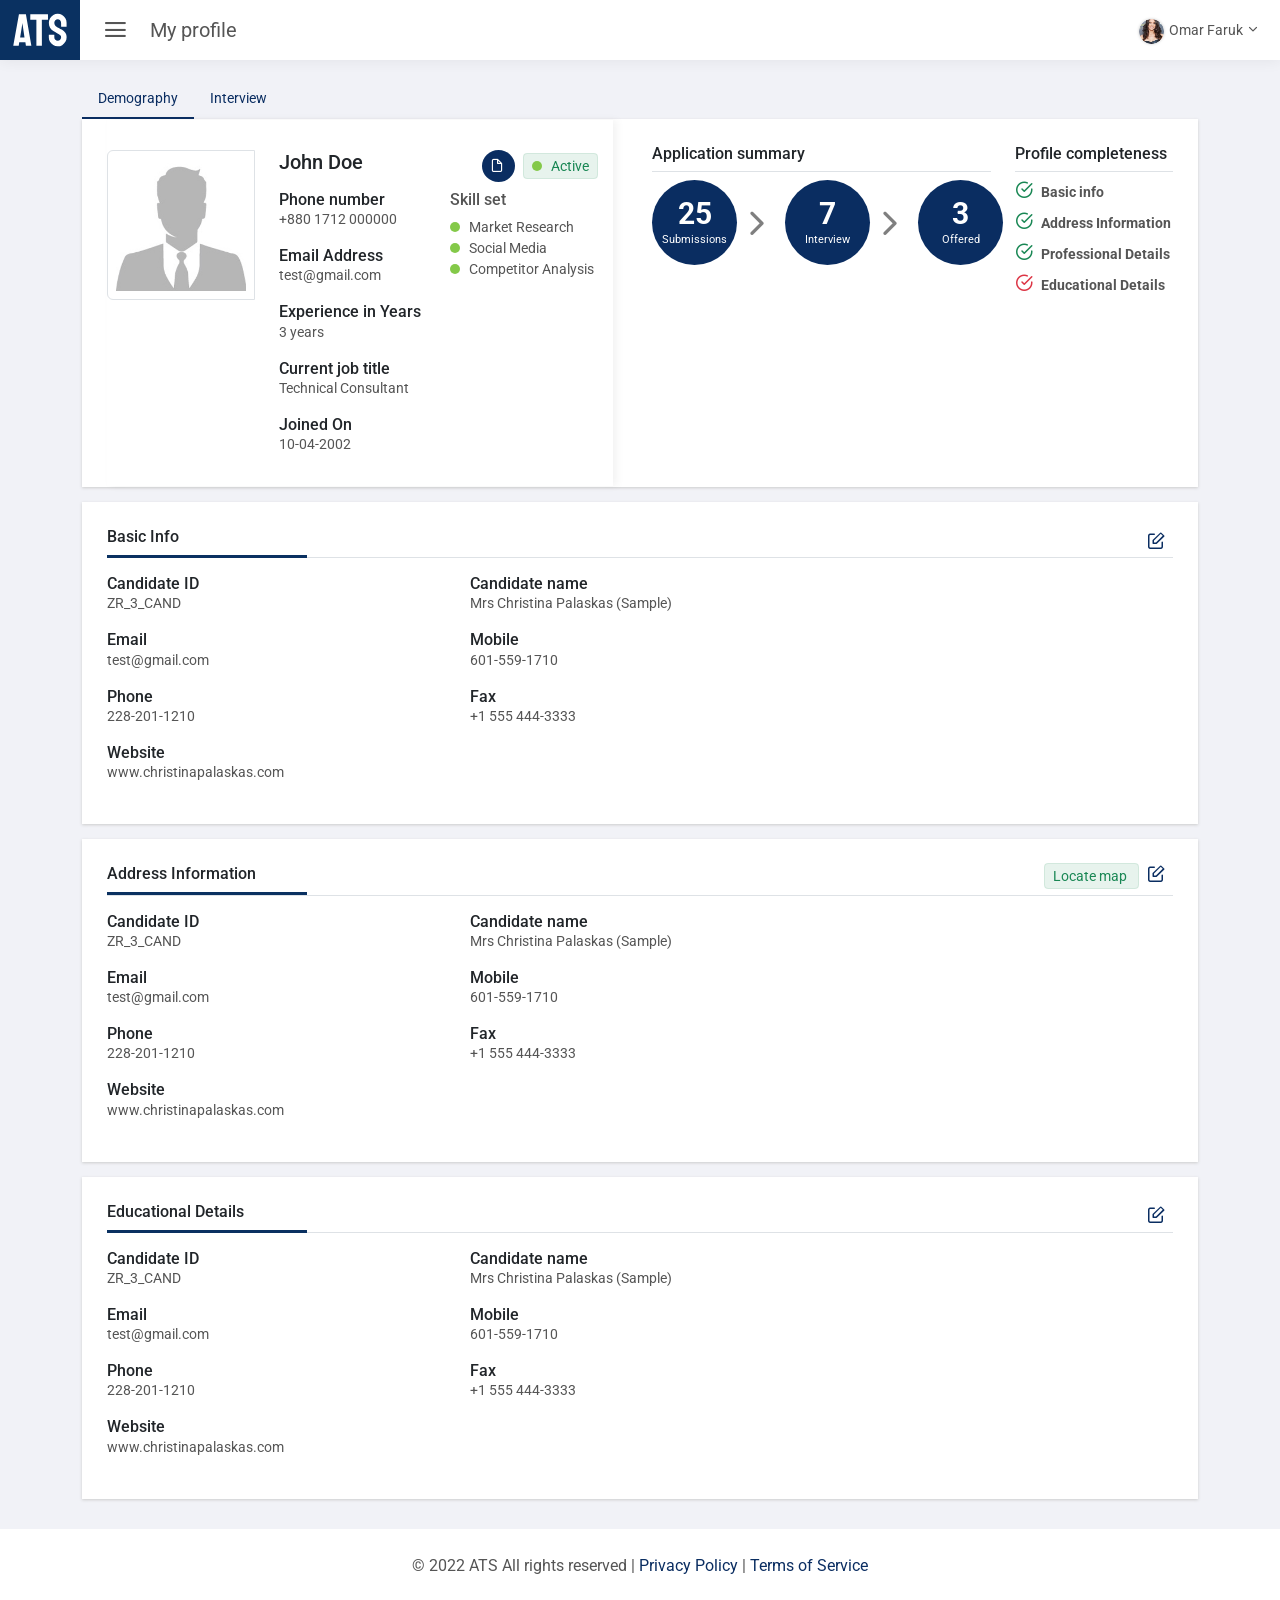
<file: details.html>
<!DOCTYPE html>
<html lang="en">
    <head>
        <meta charset="UTF-8">
        <meta http-equiv="X-UA-Compatible" content="IE=edge">
        <meta name="viewport" content="width=device-width, initial-scale=1.0">
        <title>ATS</title>
        <link rel="stylesheet" href="./assets/css/bootstrap.min.css">
        <link rel="stylesheet" href="./assets/icons/feather/feather.css">
        <link rel="stylesheet" href="./assets/icons/FontAwesome/font-awesome.css">
        <link rel="stylesheet" href="./assets/css/style.css">
    </head>
    <body>
        <div class="header">
            <div class="header__logo-wrapper">
                <a href="index.html">
                    <img src="./assets/images/ATS.svg" class="header__logo">
                </a>
            </div>
            <div class="header__hamburger">
                <i class="icon-feather-menu"></i>
                <i class="icon-feather-x"></i>
            </div>
            <div class="header__title">My profile</div>
            <div class="account">
                <div class="account__logo">
                    <img src="./assets/images/user.png" alt="user" title="user">
                </div>
                <div class="account__name"> Omar Faruk <i class="icon-feather-chevron-down"></i>
                    <ul class="nav nav_account">
                        <li class="nav__item ">
                            <a href="" class="nav__url">Settings</a>
                        </li>
                        <li class="nav__item ">
                            <a href="" class="nav__url">Sign out</a>
                        </li>
                    </ul>
                </div>
            </div>
        </div>
        <div class="drawer drawer_close">
            <ul class="nav nav_m-t nav_max-height">
                <li class="nav__item">
                    <div class='nav__main-item'>
                        <span class="nav__icon nav__icon_color_white">
                            <i class="icon-feather-airplay"></i>
                        </span>
                        <div class="nav__url nav__url_color_white">Dashboard</div>
                        <i class="icon-feather-chevron-right nav__stat nav__stat_color_white"></i>
                    </div>
                   
                </li>
                <li class="nav__item">
                    <div class='nav__main-item'>
                        <span class="nav__icon nav__icon_color_white">
                            <i class="icon-feather-layers"></i>
                        </span>
                        <div class="nav__url nav__url_color_white">Jobs </div>
                        <i class="icon-feather-chevron-right nav__stat nav__stat_color_white"></i>
                    </div>
                   
                </li>
                <li class="nav__item">
                    <div class='nav__main-item'>
                        <span class="nav__icon nav__icon_color_white">
                            <i class="icon-feather-layout"></i>
                        </span>
                        <div class="nav__url nav__url_color_white">Candidates</div>
                        <i class="icon-feather-chevron-right nav__stat nav__stat_color_white"></i>
                    </div>
                </li>
            </ul>
         
        </div>
        <section class="detail__wrap">
            <div class="container">
                <div class="row">
                    <div class="col-md-12">
                        <ul class="nav" id="pills-tab" role="tablist">
                            <li class="nav-item active" role="presentation">
                                <a href="javascript:void(0)" class="nav-link active" id="pills-home-tab" data-bs-toggle="pill" data-bs-target="#pills-home" role="tab" aria-controls="pills-home" aria-selected="true">Demography</a>
                            </li>
                            <li class="nav-item" role="presentation">
                                <a href="javascript:void(0)" class="nav-link" id="pills-profile-tab" data-bs-toggle="pill" data-bs-target="#pills-profile" type="button" role="tab" aria-controls="pills-profile" aria-selected="false">Interview</a>
                            </li>
                        </ul>
                        <div class="cards">
                        <div class="row ">
                            
                            <div class="col-md-6">
                                <div class="with-shadow">
                                <div class="row">
                                    <div class="col-md-4">
                                    <img src="assets/images/default_male.jpg" class="img-fluid rounded-start border p-2" alt="...">
                                    </div>
                                    <div class="col-md-8">
                                    <div class=" row">
                                        <div class="mb-2 d-flex align-items-center justify-content-between">
                                            <h5 class="h5 text-dark">John Doe</h5>
                                            <div>
                                                    <span class="rounded-circle p-2 bg-primary me-2">
                                                    <i class="icon-feather-file text-white"></i>
                                                 </span>
                                                 <span class="mb-1 px-2 py-1 text-success bg-success bg-opacity-10 border border-success border-opacity-10 rounded-1" >
                                                    <span class="dot"></span> Active
                                                 </span>
                                            </div>
                                            
                                        </div>
                                        <div class="col-md-6">
                                           
                                            <div>
                                                <p class="h6 m-0 text-dark">Phone number</p>
                                                <p>+880 1712 000000</p>
                                            </div>
                                            <div>
                                                <p class="h6 m-0 text-dark">Email Address</p>
                                                <p>test@gmail.com</p>
                                            </div>
                                            <div>
                                                <p class="h6 m-0 text-dark">Experience in Years</p>
                                                <p>3 years</p>
                                            </div>
                                            <div>
                                                <p class="h6 m-0 text-dark">Current job title</p>
                                                <p>Technical Consultant</p>
                                            </div>
                                            <div>
                                                <p class="h6 m-0 text-dark">Joined On</p>
                                                <p>10-04-2002</p>
                                            </div>
                                        </div>
                                        <div class="col-md-6">
                                            
                                            <div>
                                                <p class="h6">Skill set</p>
                                                <ul class="list-inline">
                                                    <li><span class="dot"></span> Market Research </li>
                                                    <li><span class="dot"></span> Social Media </li>
                                                    <li><span class="dot"></span> Competitor Analysis</li>
                                                </ul>
                                            </div>
                                        </div>
                                    </div>
                                    </div>
                                </div>
                            </div>
                            </div>
                            <div class="col-md-6">
                               <div class="row">
                                <div class="col-md-8">
                                    <h6 class="h6 text-dark border-bottom pb-2">Application summary</h5>
                                        <div class="d-flex align-items-center justify-content-between">
                                            <div class="">
                                                <span class="rounded-circle bg-primary text-center text-white circle__summary">
                                                   <span class="d-block circle__title fw-bold">25</span>
                                                   <span class="circle__sub-title">Submissions</span>
                                                </span>
                                            </div>
                                                <i class="icon-feather-chevron-right text-black-50 me-2 icon-xl"></i>
                                            <div class="">
                                                <span class="rounded-circle bg-primary text-center text-white circle__summary">
                                                   <span class="d-block circle__title fw-bold">7</span>
                                                   <span class="circle__sub-title">Interview</span>
                                                </span>
                                            </div>
                                                <i class="icon-feather-chevron-right text-black-50 me-2 icon-xl"></i>
                                            <div class="">
                                                <span class="rounded-circle bg-primary text-center text-white circle__summary">
                                                   <span class="d-block circle__title fw-bold">3</span>
                                                   <span class="circle__sub-title">Offered</span>
                                                </span>
                                            </div>
                                        </div>
                                </div>
                                <div class="col-md-4">
                                    <h6 class="h6 text-dark border-bottom pb-2">Profile completeness</h5>
                                        <ul class="list-inline">
                                            <li class="fw-bold pb-2"><i class="icon-feather-check-circle text-success me-2 icon-sm"></i>Basic info</li>
                                            <li class="fw-bold pb-2"><i class="icon-feather-check-circle text-success me-2 icon-sm"></i>Address Information</li>
                                            <li class="fw-bold pb-2"><i class="icon-feather-check-circle text-success me-2 icon-sm"></i>Professional Details</li>
                                            <li class="fw-bold pb-2"><i class="icon-feather-check-circle text-danger me-2 icon-sm"></i>Educational Details</li>
                                        </ul>
                                   </div>
                               </div>
                            </div>
                        </div>
                        </div>
                    </div>
                    <div class="tab-content" id="pills-tabContent">
                        <div class="tab-pane fade show active" id="pills-home" role="tabpanel" aria-labelledby="pills-home-tab">
                        <div class="cards">
                            <div class="d-flex align-items-center justify-content-between border-bottom mb-3">
                                <h6 class="h6 text-dark">Basic Info <span class="border__botton-50"></span></h6>
                                <a href=""><i class="icon-feather-edit text-primary me-2 icon-sm"></i></a>
                            </div>
                            <div class="row">
                                <div class="col-md-4">
                                    <div>
                                        <h6 class="h6 m-0 text-dark">Candidate ID</h6>
                                        <p>ZR_3_CAND</p>
                                    </div>
                                    <div>
                                        <h6 class="h6 m-0 text-dark">Email</h6>
                                        <p>test@gmail.com</p>
                                    </div>
                                    <div>
                                        <h6 class="h6 m-0 text-dark">Phone</h6>
                                        <p>228-201-1210</p>
                                    </div>
                                    <div>
                                        <h6 class="h6 m-0 text-dark">Website</h6>
                                        <p>www.christinapalaskas.com</p>
                                    </div>
                                       
                                </div>
                                <div class="col-md-4">
                                    <div>
                                        <h6 class="h6 m-0 text-dark">Candidate name</h6>
                                        <p>Mrs Christina Palaskas (Sample)</p>
                                    </div>
                                    <div>
                                        <h6 class="h6 m-0 text-dark">Mobile</h6>
                                        <p>601-559-1710</p>
                                    </div>
                                    <div>
                                        <h6 class="h6 m-0 text-dark">Fax</h6>
                                        <p>+1 555 444-3333</p>
                                    </div>
                                    
                                </div>
                            </div>
                        </div>
                        <div class="cards">
                            <div class="d-flex align-items-center justify-content-between border-bottom mb-3">
                                <h6 class="h6 text-dark">Address Information <span class="border__botton-50"></span></h6>
                                <div class="mb-2">
                                    <a href="" class="mb-1 px-2 py-1 text-success bg-success bg-opacity-10 border border-success border-opacity-10 rounded-1 mx-2">Locate map </a>
                                     <a href=""><i class="icon-feather-edit text-primary me-2 icon-sm"></i></a>
                                </div>
                                
                            </div>
                            
                            <div class="row">
                                <div class="col-md-4">
                                        <div>
                                            <h6 class="h6 m-0 text-dark">Candidate ID</h6>
                                            <p>ZR_3_CAND</p>
                                        </div>
                                        <div>
                                            <h6 class="h6 m-0 text-dark">Email</h6>
                                            <p>test@gmail.com</p>
                                        </div>
                                        <div>
                                            <h6 class="h6 m-0 text-dark">Phone</h6>
                                            <p>228-201-1210</p>
                                        </div>
                                        <div>
                                            <h6 class="h6 m-0 text-dark">Website</h6>
                                            <p>www.christinapalaskas.com</p>
                                        </div>
                                       
                                </div>
                                <div class="col-md-4">
                                    <div>
                                        <h6 class="h6 m-0 text-dark">Candidate name</h6>
                                        <p>Mrs Christina Palaskas (Sample)</p>
                                    </div>
                                    <div>
                                        <h6 class="h6 m-0 text-dark">Mobile</h6>
                                        <p>601-559-1710</p>
                                    </div>
                                    <div>
                                        <h6 class="h6 m-0 text-dark">Fax</h6>
                                        <p>+1 555 444-3333</p>
                                    </div>
                                    
                                </div>
                            </div>
                        </div>
                        <div class="cards">
                            <div class="d-flex align-items-center justify-content-between border-bottom mb-3">
                                <h6 class="h6 text-dark">Educational Details <span class="border__botton-50"></span></h6>
                                <a href=""><i class="icon-feather-edit text-primary me-2 icon-sm"></i></a>
                            </div>
                            <div class="row">
                                <div class="col-md-4">
                                    
                                        <div>
                                            <h6 class="h6 m-0 text-dark">Candidate ID</h6>
                                            <p>ZR_3_CAND</p>
                                        </div>
                                        <div>
                                            <h6 class="h6 m-0 text-dark">Email</h6>
                                            <p>test@gmail.com</p>
                                        </div>
                                        <div>
                                            <h6 class="h6 m-0 text-dark">Phone</h6>
                                            <p>228-201-1210</p>
                                        </div>
                                        <div>
                                            <h6 class="h6 m-0 text-dark">Website</h6>
                                            <p>www.christinapalaskas.com</p>
                                        </div>
                                       
                                </div>
                                <div class="col-md-4">
                                    <div>
                                        <h6 class="h6 m-0 text-dark">Candidate name</h6>
                                        <p>Mrs Christina Palaskas (Sample)</p>
                                    </div>
                                    <div>
                                        <h6 class="h6 m-0 text-dark">Mobile</h6>
                                        <p>601-559-1710</p>
                                    </div>
                                    <div>
                                        <h6 class="h6 m-0 text-dark">Fax</h6>
                                        <p>+1 555 444-3333</p>
                                    </div>
                                    
                                </div>
                            </div>
                        </div>
                        </div>
                        <div class="tab-pane fade" id="pills-profile" role="tabpanel" aria-labelledby="pills-profile-tab">

                            <div class="cards">
                                fadsfadsfsdfadsf
                                                        </div>
                        </div>
                    </div>
                 </div>
        </div>
        </section>
        <footer>
        <div class="container-fluid">
                <div class="row copyright">
                    <div class="col-md-24"> © <span class="newYear">2022</span> ATS All rights reserved | <a href=""  target="_blank">Privacy Policy</a> | <a href="" target="_blank">Terms of Service</a>
                    </div>
                </div>
                
            </div>
        </footer>

        <script src="https://code.jquery.com/jquery-3.6.0.min.js"></script>
        <script src="./assets/js/bootstrap.min.js"></script>
        <script>
            $(".header__hamburger").on("click", function(){
                $(".drawer").toggleClass("drawer_close")
                $(this).toggleClass("header__hamburger_opened")
            });

            $(".nav__item_js").on("click", function(){
                $(".nav__sub").removeClass("nav__sub_open");
                $(this).children('.nav__sub').addClass("nav__sub_open");
            });

        </script>


    </body>
</html>
</file>
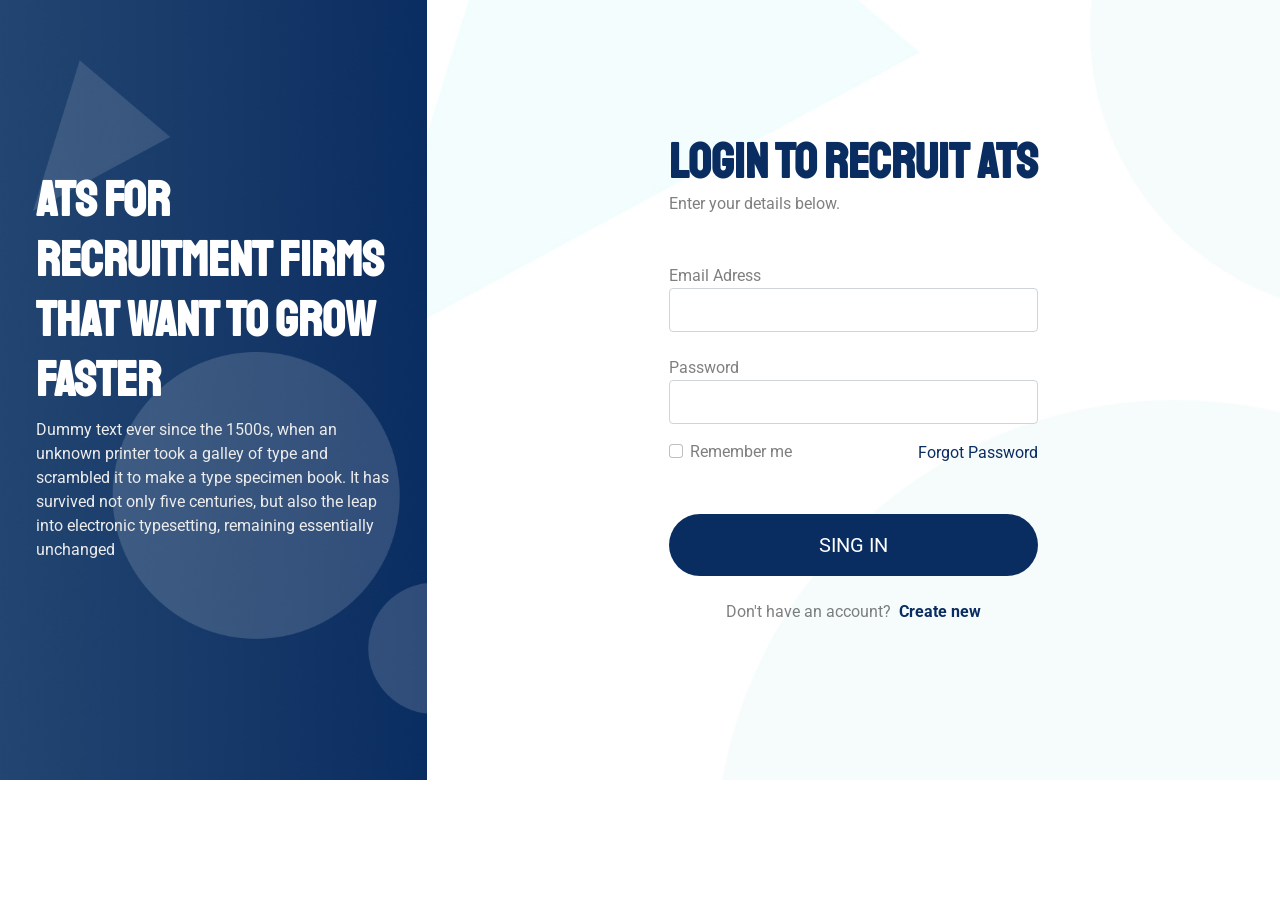
<file: login.html>
<!DOCTYPE html>
<html lang="en">
    <head>
        <meta charset="UTF-8">
        <meta http-equiv="X-UA-Compatible" content="IE=edge">
        <meta name="viewport" content="width=device-width, initial-scale=1.0">
        <title>ATS</title>
        <link rel="stylesheet" href="./assets/css/bootstrap.min.css">
        <link rel="stylesheet" href="./assets/css/style.css">
        <link rel="stylesheet" href="./assets/css/responsive.css">
    </head>
    <body class="login__body">
        <section class="container-fluid">
            <div class="row">
                <div class="col-md-4 d-flex align-items-center blue__bg" style="background-image: url(./assets/images/bg-2.jpg);">
                    <div class="text-white px-4 py-5">
                        <h1 class="mb-2 h1 text-uppercase fw-bold">ATS For Recruitment Firms That Want To Grow Faster</h1>
                        <p class="mb-5 fs-6 text login__sub-content">Dummy text ever since the 1500s, when an unknown printer took a galley of type and scrambled it to make a type specimen book. It has survived not only five centuries, but also the leap into electronic typesetting, remaining essentially unchanged</p>
                    </div>
                </div>
                <div class="col-md-8 d-flex align-items-center justify-content-center white__bg" style="background-image: url(./assets/images/bg-3.jpg);">
                    <div class="mt-5 mb-5 p-3">
                        <div class="mb-5">
                            <h2 class="mt-0 mb-0 h1 text-uppercase fw-bold text-primary">Login to Recruit ATS</h2>
                            <p class="fs-6 text text-black-50">Enter your details below.</p>
                        </div>
                        <form>
                            <div class="form-group mb-4">
                                <label for="email" class="fs-6 text text-black-50">Email Adress</label>
                                <input type="email" name="email" id="email" class="form-control rounded-1">
                            </div>
                            <div class="form-group mb-3">
                                <label for="password" class="fs-6 text text-black-50">Password</label>
                                <input type="password" name="password" id="password" class="form-control rounded-1" aria-autocomplete="list">
                            </div>
                            <div class="d-flex mb-5 align-items-center justify-content-between">
                                <div class="form-check">
                                    <input class="form-check-input" type="checkbox" value="" id="flexCheckIndeterminate">
                                    <label class="form-check-label fs-6 text text-black-50" for="flexCheckIndeterminate">
                                        Remember me
                                    </label>
                                    </div>
                                <span class=""><a href="#" class="forgot-pass text-primary fs-6 text">Forgot Password</a></span>
                            </div>
                            <div class="d-grid mb-4">
                                <button class="btn btn-primary border-0 rounded-5 p-3 px-3 text-uppercase fs-5 text">Sing In</button>
                            </div>
                            <div class="d-flex align-items-center justify-content-center pb-4 fs-6 text">
                                <p class="mb-0 me-2 text-black-50">Don't have an account?</p>
                                <a href="" class="fw-bold text-primary text-black-50">Create new</a>
                            </div>
                        </form>
                    </div>
                </div>
            </div>
        </section>
        <script src="https://code.jquery.com/jquery-3.6.0.min.js"></script>
        <script src="./assets/js/bootstrap.min.js"></script>
    </body>
</html>
</file>
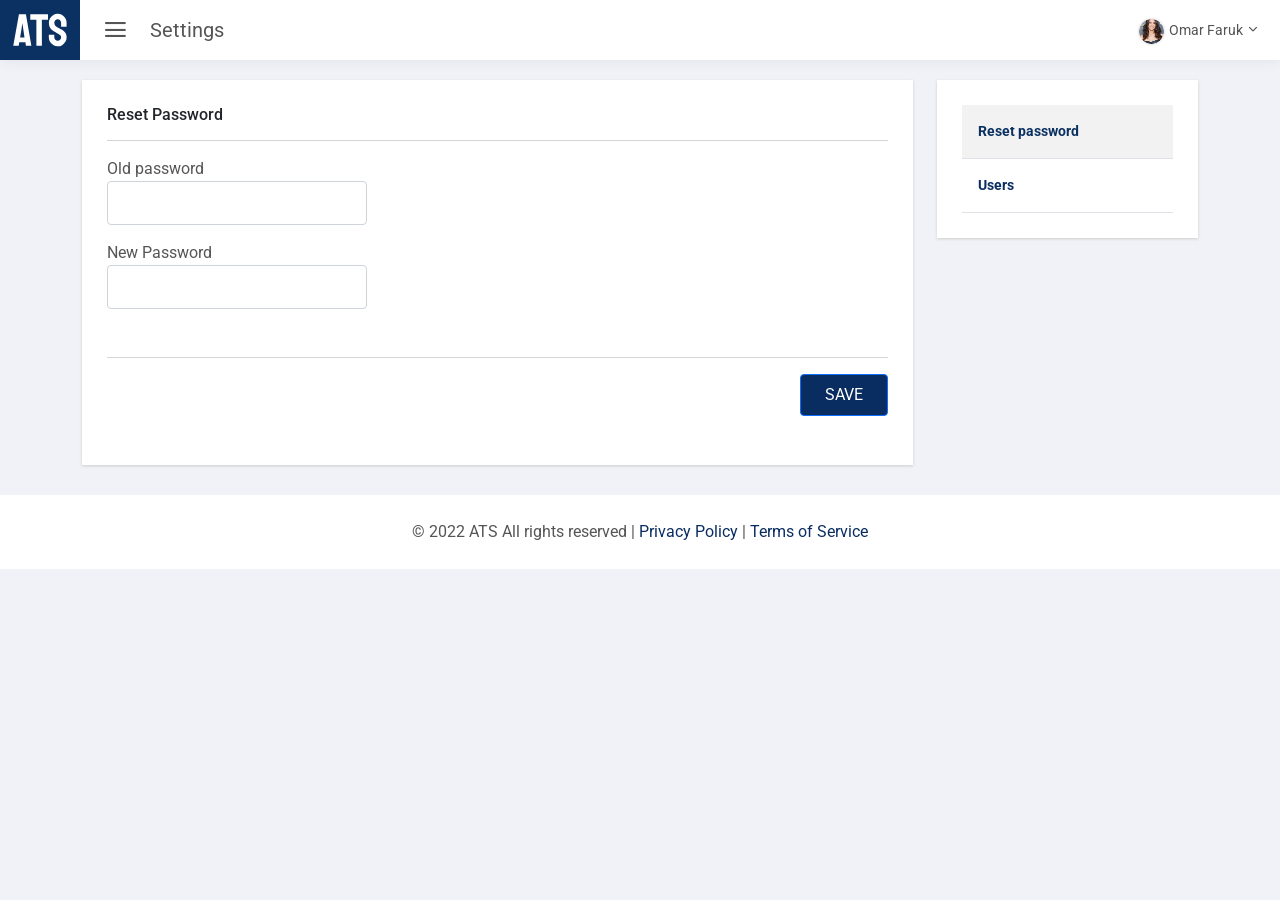
<file: setting.html>
<!DOCTYPE html>
<html lang="en">
    <head>
        <meta charset="UTF-8">
        <meta http-equiv="X-UA-Compatible" content="IE=edge">
        <meta name="viewport" content="width=device-width, initial-scale=1.0">
        <title>ATS</title>
        <link rel="stylesheet" href="./assets/css/bootstrap.min.css">
        <link rel="stylesheet" href="./assets/icons/feather/feather.css">
        <link rel="stylesheet" href="./assets/icons/FontAwesome/font-awesome.css">
        <link rel="stylesheet" href="./assets/css/style.css">
    </head>
    <body>
        <div class="header">
            <div class="header__logo-wrapper">
                <a href="index.html">
                    <img src="./assets/images/ATS.svg" class="header__logo">
                </a>
            </div>
            <div class="header__hamburger">
                <i class="icon-feather-menu"></i>
                <i class="icon-feather-x"></i>
            </div>
            <div class="header__title">Settings</div>
            <div class="account">
                <div class="account__logo">
                    <img src="./assets/images/user.png" alt="user" title="user">
                </div>
                <div class="account__name"> Omar Faruk <i class="icon-feather-chevron-down"></i>
                    <ul class="nav nav_account">
                        <li class="nav__item ">
                            <a href="" class="nav__url">Settings</a>
                        </li>
                        <li class="nav__item ">
                            <a href="" class="nav__url">Sign out</a>
                        </li>
                    </ul>
                </div>
            </div>
        </div>

        <div class="drawer drawer_close">
            <ul class="nav nav_m-t nav_max-height">
                <li class="nav__item">
                    <div class='nav__main-item'>
                        <span class="nav__icon nav__icon_color_white">
                            <i class="icon-feather-airplay"></i>
                        </span>
                        <div class="nav__url nav__url_color_white">Dashboard</div>
                        <i class="icon-feather-chevron-right nav__stat nav__stat_color_white"></i>
                    </div>
                   
                </li>
                <li class="nav__item">
                    <div class='nav__main-item'>
                        <span class="nav__icon nav__icon_color_white">
                            <i class="icon-feather-layers"></i>
                        </span>
                        <div class="nav__url nav__url_color_white">Jobs </div>
                        <i class="icon-feather-chevron-right nav__stat nav__stat_color_white"></i>
                    </div>
                   
                </li>
                <li class="nav__item">
                    <div class='nav__main-item'>
                        <span class="nav__icon nav__icon_color_white">
                            <i class="icon-feather-layout"></i>
                        </span>
                        <div class="nav__url nav__url_color_white">Candidates</div>
                        <i class="icon-feather-chevron-right nav__stat nav__stat_color_white"></i>
                    </div>
                </li>
            </ul>
        </div>
<section class="section">
    <div class="container">
        <div class="row">
                <div class="col-sm-9">
                    <div class="tab-content cards" id="v-pills-tabContent">
                        <div class="tab-pane fade show active" id="v-pills-reset-password" role="tabpanel" aria-labelledby="v-pills-reset-password-tab">
                            <h6 class="font-weight-normal h6 text-dark">Reset Password</h6>
                            <hr/>
                            <form>
                                <div class="col-sm-4">
                                    <div class="form-group mb-3">
                                        <label for="email" class="fs-6 text">Old password</label>
                                        <input type="email" name="email" id="email" class="form-control rounded-1">
                                    </div>
                                    <div class="form-group mb-5">
                                        <label for="password" class="fs-6 text">New Password</label>
                                        <input type="password" name="password" id="password" class="form-control rounded-1" aria-autocomplete="list">
                                    </div>
                                </div>
                                
                              <hr/>
                                <div class="mb-4 d-flex justify-content-end">
                                    <button class="btn btn-primary rounded-1 px-4 py-2 text-uppercase text">Save</button>
                                </div>
                                
                            </form>
                        </div>
                        <div class="tab-pane fade" id="v-pills-users" role="tabpanel" aria-labelledby="v-pills-users-tab">
                         <div class="table-responsive">
                            <div class="d-flex justify-content-end mb-3 mt-1">
                                <a href="javascript:void(0)" class="btn btn-primary border-0 rounded-1 p-2 px-3"></i>Invite user</a>
                            </div>
                            <table class="table text-muted">
                                <thead>
                                  <tr>
                                    <th class="text-uppercase text-dark">Employee photo</th>
                                    <th class="text-uppercase text-dark">Employee</th>
                                    <th class="text-uppercase text-dark">Name</th>
                                    <th class="text-uppercase text-dark">Job title</th>
                                    <th class="text-uppercase text-dark">Location</th>
                                    <th class="text-uppercase text-dark">Employee status</th>
                                    <th class="text-uppercase text-dark">Hire date</th>
                                  </tr>
                                </thead>
                                <tbody>
                                  <tr>
                                    <td><img src="assets/images/user-01.png"></td>
                                    <td>2</td>
                                    <td>Sharon Doe</td>
                                    <td>Engineering Design Specialist</td>
                                    <td>109 Southfield park, <br/> Minden, LA 99501</td>
                                    <td>Full-time</td>
                                    <td>01-29-2022</td>
                                  </tr>
                                  <tr>
                                    <td><img src="assets/images/user-02.png"></td>
                                    <td>5</td>
                                    <td>Haydee Doe</td>
                                    <td>Executive Chairman at Business </td>
                                    <td>3205 S Pulaski Rd, <br/>
                                        Chicago, IL , 99501</td>
                                    <td>Full-time</td>
                                    <td>04-18-2017</td>
                                  </tr>
                                  <tr>
                                    <td><img src="assets/images/user-01.png"></td>
                                    <td>2</td>
                                    <td>Sharon Doe</td>
                                    <td>Engineering Design Specialist</td>
                                    <td>109 Southfield park, <br/> Minden, LA 99501</td>
                                    <td>Full-time</td>
                                    <td>01-29-2022</td>
                                  </tr>
                                  <tr>
                                    <td><img src="assets/images/user-03.png"></td>
                                    <td>2</td>
                                    <td>Deyanira Doe</td>
                                    <td>HR </td>
                                    <td>109 Southfield Park, <br/>
                                        Minden, LA , 99501</td>
                                    <td>Full-time</td>
                                    <td>03-28-2017</td>
                                  </tr>
                                  <tr>
                                    <td><img src="assets/images/user-04.png"></td>
                                    <td>10</td>
                                    <td>Maritza Doe</td>
                                    <td>Chief In-charge</td>
                                    <td>109 Southfield park, <br/> Minden, LA 99501</td>
                                    <td>Full-time</td>
                                    <td>01-29-2022</td>
                                  </tr>
                                </tbody>
                              </table>
                              <div class="paginations mb-2 pt-2 pull-right">
                                <span class="paginations__number">1 - 20 of 10K</span>
                                <a href="" class="paginations__arrow"><span class="icon-feather-chevron-left"></span></a>
                                <a href=""class="paginations__arrow"><span class="icon-feather-chevron-right" aria-hidden="true"></span></a>
                            </div>
                        </div>
                            <div class="clearfix">
    
                            </div>
                        </div>
                      </div>
                </div>
                <div class="col-sm-3">
                    <div class="nav cards flex-column nav-pills setting_nav" id="v-pills-tab" role="tablist" aria-orientation="vertical">
                        <a href="" class="active border-bottom p-3 fw-bold" id="v-pills-reset-password-tab" data-bs-toggle="pill" data-bs-target="#v-pills-reset-password" type="button" role="tab" aria-controls="v-pills-home" aria-selected="true">Reset password</a>
                        <a href="" class="border-bottom p-3 fw-bold" id="v-pills-users-tab" data-bs-toggle="pill" data-bs-target="#v-pills-users" type="button" role="tab" aria-controls="v-pills-users" aria-selected="false">Users</a>
                      </div>
            </div>
        </div>
    </div>
</section>


        <footer>
            <div class="container-fluid">
                <div class="row copyright">
                    <div class="col-md-24"> © <span class="newYear">2022</span> ATS All rights reserved | <a href=""  target="_blank">Privacy Policy</a> | <a href="" target="_blank">Terms of Service</a>
                    </div>
                </div>
                
            </div>
        </footer>

        <script src="https://code.jquery.com/jquery-3.6.0.min.js"></script>
        <script src="./assets/js/bootstrap.min.js"></script>
        <script>
           
            $(".header__hamburger").on("click", function(){
                $(".drawer").toggleClass("drawer_close")
                $(this).toggleClass("header__hamburger_opened")
            });

            $(".nav__item_js").on("click", function(){
                $(".nav__sub").removeClass("nav__sub_open");
                $(this).children('.nav__sub').addClass("nav__sub_open");
            });

        </script>


    </body>
</html>
</file>
<file: assets/icons/feather/feather.css>
@font-face {
    font-family: 'icomoon-feather';
    src: url('./feather.eot?x8h658');
    src: url('./feather.eot?x8h658#iefix') format('embedded-opentype'), 
	url('./feather.ttf?x8h658') format('truetype'), 
	url('./feather.woff?x8h658') format('woff'), 
	url('./feather.svg?x8h658#icomoon') format('svg');
    font-weight: normal;
    font-style: normal;
}
  
  [class^="icon-feather"], [class*=" icon-feather"] {
    /* use !important to prevent issues with browser extensions that change fonts */
    font-family: 'icomoon-feather' !important;
    speak: none;
    font-style: normal;
    font-weight: normal;
    font-variant: normal;
    text-transform: none;
    line-height: 1;
  
    /* Better Font Rendering =========== */
    -webkit-font-smoothing: antialiased;
    -moz-osx-font-smoothing: grayscale;
  }
  
  .icon-feather-activity:before {
    content: "\e900";
  }
  .icon-feather-airplay:before {
    content: "\e901";
  }
  .icon-feather-alert-circle:before {
    content: "\e902";
  }
  .icon-feather-alert-octagon:before {
    content: "\e903";
  }
  .icon-feather-alert-triangle:before {
    content: "\e904";
  }
  .icon-feather-align-center:before {
    content: "\e905";
  }
  .icon-feather-align-justify:before {
    content: "\e906";
  }
  .icon-feather-align-left:before {
    content: "\e907";
  }
  .icon-feather-align-right:before {
    content: "\e908";
  }
  .icon-feather-anchor:before {
    content: "\e909";
  }
  .icon-feather-aperture:before {
    content: "\e90a";
  }
  .icon-feather-archive:before {
    content: "\e90b";
  }
  .icon-feather-arrow-down:before {
    content: "\e90c";
  }
  .icon-feather-arrow-down-circle:before {
    content: "\e90d";
  }
  .icon-feather-arrow-down-left:before {
    content: "\e90e";
  }
  .icon-feather-arrow-down-right:before {
    content: "\e90f";
  }
  .icon-feather-arrow-left:before {
    content: "\e910";
  }
  .icon-feather-arrow-left-circle:before {
    content: "\e911";
  }
  .icon-feather-arrow-right:before {
    content: "\e912";
  }
  .icon-feather-arrow-right-circle:before {
    content: "\e913";
  }
  .icon-feather-arrow-up:before {
    content: "\e914";
  }
  .icon-feather-arrow-up-circle:before {
    content: "\e915";
  }
  .icon-feather-arrow-up-left:before {
    content: "\e916";
  }
  .icon-feather-arrow-up-right:before {
    content: "\e917";
  }
  .icon-feather-at-sign:before {
    content: "\e918";
  }
  .icon-feather-award:before {
    content: "\e919";
  }
  .icon-feather-bar-chart:before {
    content: "\e91a";
  }
  .icon-feather-bar-chart-2:before {
    content: "\e91b";
  }
  .icon-feather-battery:before {
    content: "\e91c";
  }
  .icon-feather-battery-charging:before {
    content: "\e91d";
  }
  .icon-feather-bell:before {
    content: "\e91e";
  }
  .icon-feather-bell-off:before {
    content: "\e91f";
  }
  .icon-feather-bluetooth:before {
    content: "\e920";
  }
  .icon-feather-bold:before {
    content: "\e921";
  }
  .icon-feather-book:before {
    content: "\e922";
  }
  .icon-feather-book-open:before {
    content: "\e923";
  }
  .icon-feather-bookmark:before {
    content: "\e924";
  }
  .icon-feather-box:before {
    content: "\e925";
  }
  .icon-feather-briefcase:before {
    content: "\e926";
  }
  .icon-feather-calendar:before {
    content: "\e927";
  }
  .icon-feather-camera:before {
    content: "\e928";
  }
  .icon-feather-camera-off:before {
    content: "\e929";
  }
  .icon-feather-cast:before {
    content: "\e92a";
  }
  .icon-feather-check:before {
    content: "\e92b";
  }
  .icon-feather-check-circle:before {
    content: "\e92c";
  }
  .icon-feather-check-square:before {
    content: "\e92d";
  }
  .icon-feather-chevron-down:before {
    content: "\e92e";
  }
  .icon-feather-chevron-left:before {
    content: "\e92f";
  }
  .icon-feather-chevron-right:before {
    content: "\e930";
  }
  .icon-feather-chevron-up:before {
    content: "\e931";
  }
  .icon-feather-chevrons-down:before {
    content: "\e932";
  }
  .icon-feather-chevrons-left:before {
    content: "\e933";
  }
  .icon-feather-chevrons-right:before {
    content: "\e934";
  }
  .icon-feather-chevrons-up:before {
    content: "\e935";
  }
  .icon-feather-chrome:before {
    content: "\e936";
  }
  .icon-feather-circle:before {
    content: "\e937";
  }
  .icon-feather-clipboard:before {
    content: "\e938";
  }
  .icon-feather-clock:before {
    content: "\e939";
  }
  .icon-feather-cloud:before {
    content: "\e93a";
  }
  .icon-feather-cloud-drizzle:before {
    content: "\e93b";
  }
  .icon-feather-cloud-lightning:before {
    content: "\e93c";
  }
  .icon-feather-cloud-off:before {
    content: "\e93d";
  }
  .icon-feather-cloud-rain:before {
    content: "\e93e";
  }
  .icon-feather-cloud-snow:before {
    content: "\e93f";
  }
  .icon-feather-code:before {
    content: "\e940";
  }
  .icon-feather-codepen:before {
    content: "\e941";
  }
  .icon-feather-command:before {
    content: "\e942";
  }
  .icon-feather-compass:before {
    content: "\e943";
  }
  .icon-feather-copy:before {
    content: "\e944";
  }
  .icon-feather-corner-down-left:before {
    content: "\e945";
  }
  .icon-feather-corner-down-right:before {
    content: "\e946";
  }
  .icon-feather-corner-left-down:before {
    content: "\e947";
  }
  .icon-feather-corner-left-up:before {
    content: "\e948";
  }
  .icon-feather-corner-right-down:before {
    content: "\e949";
  }
  .icon-feather-corner-right-up:before {
    content: "\e94a";
  }
  .icon-feather-corner-up-left:before {
    content: "\e94b";
  }
  .icon-feather-corner-up-right:before {
    content: "\e94c";
  }
  .icon-feather-cpu:before {
    content: "\e94d";
  }
  .icon-feather-credit-card:before {
    content: "\e94e";
  }
  .icon-feather-crop:before {
    content: "\e94f";
  }
  .icon-feather-crosshair:before {
    content: "\e950";
  }
  .icon-feather-database:before {
    content: "\e951";
  }
  .icon-feather-delete:before {
    content: "\e952";
  }
  .icon-feather-disc:before {
    content: "\e953";
  }
  .icon-feather-dollar-sign:before {
    content: "\e954";
  }
  .icon-feather-download:before {
    content: "\e955";
  }
  .icon-feather-download-cloud:before {
    content: "\e956";
  }
  .icon-feather-droplet:before {
    content: "\e957";
  }
  .icon-feather-edit:before {
    content: "\e958";
  }
  .icon-feather-edit-2:before {
    content: "\e959";
  }
  .icon-feather-edit-3:before {
    content: "\e95a";
  }
  .icon-feather-external-link:before {
    content: "\e95b";
  }
  .icon-feather-eye:before {
    content: "\e95c";
  }
  .icon-feather-eye-off:before {
    content: "\e95d";
  }
  .icon-feather-facebook:before {
    content: "\e95e";
  }
  .icon-feather-fast-forward:before {
    content: "\e95f";
  }
  .icon-feather-feather:before {
    content: "\e960";
  }
  .icon-feather-file:before {
    content: "\e961";
  }
  .icon-feather-file-minus:before {
    content: "\e962";
  }
  .icon-feather-file-plus:before {
    content: "\e963";
  }
  .icon-feather-file-text:before {
    content: "\e964";
  }
  .icon-feather-film:before {
    content: "\e965";
  }
  .icon-feather-filter:before {
    content: "\e966";
  }
  .icon-feather-flag:before {
    content: "\e967";
  }
  .icon-feather-folder:before {
    content: "\e968";
  }
  .icon-feather-folder-minus:before {
    content: "\e969";
  }
  .icon-feather-folder-plus:before {
    content: "\e96a";
  }
  .icon-feather-gift:before {
    content: "\e96b";
  }
  .icon-feather-git-branch:before {
    content: "\e96c";
  }
  .icon-feather-git-commit:before {
    content: "\e96d";
  }
  .icon-feather-git-merge:before {
    content: "\e96e";
  }
  .icon-feather-git-pull-request:before {
    content: "\e96f";
  }
  .icon-feather-github:before {
    content: "\e970";
  }
  .icon-feather-gitlab:before {
    content: "\e971";
  }
  .icon-feather-globe:before {
    content: "\e972";
  }
  .icon-feather-grid:before {
    content: "\e973";
  }
  .icon-feather-hard-drive:before {
    content: "\e974";
  }
  .icon-feather-hash:before {
    content: "\e975";
  }
  .icon-feather-headphones:before {
    content: "\e976";
  }
  .icon-feather-heart:before {
    content: "\e977";
  }
  .icon-feather-help-circle:before {
    content: "\e978";
  }
  .icon-feather-home:before {
    content: "\e979";
  }
  .icon-feather-image:before {
    content: "\e97a";
  }
  .icon-feather-inbox:before {
    content: "\e97b";
  }
  .icon-feather-info:before {
    content: "\e97c";
  }
  .icon-feather-instagram:before {
    content: "\e97d";
  }
  .icon-feather-italic:before {
    content: "\e97e";
  }
  .icon-feather-layers:before {
    content: "\e97f";
  }
  .icon-feather-layout:before {
    content: "\e980";
  }
  .icon-feather-life-buoy:before {
    content: "\e981";
  }
  .icon-feather-link:before {
    content: "\e982";
  }
  .icon-feather-link-2:before {
    content: "\e983";
  }
  .icon-feather-linkedin:before {
    content: "\e984";
  }
  .icon-feather-list:before {
    content: "\e985";
  }
  .icon-feather-loader:before {
    content: "\e986";
  }
  .icon-feather-lock:before {
    content: "\e987";
  }
  .icon-feather-log-in:before {
    content: "\e988";
  }
  .icon-feather-log-out:before {
    content: "\e989";
  }
  .icon-feather-mail:before {
    content: "\e98a";
  }
  .icon-feather-map:before {
    content: "\e98b";
  }
  .icon-feather-map-pin:before {
    content: "\e98c";
  }
  .icon-feather-maximize:before {
    content: "\e98d";
  }
  .icon-feather-maximize-2:before {
    content: "\e98e";
  }
  .icon-feather-menu:before {
    content: "\e98f";
  }
  .icon-feather-message-circle:before {
    content: "\e990";
  }
  .icon-feather-message-square:before {
    content: "\e991";
  }
  .icon-feather-mic:before {
    content: "\e992";
  }
  .icon-feather-mic-off:before {
    content: "\e993";
  }
  .icon-feather-minimize:before {
    content: "\e994";
  }
  .icon-feather-minimize-2:before {
    content: "\e995";
  }
  .icon-feather-minus:before {
    content: "\e996";
  }
  .icon-feather-minus-circle:before {
    content: "\e997";
  }
  .icon-feather-minus-square:before {
    content: "\e998";
  }
  .icon-feather-monitor:before {
    content: "\e999";
  }
  .icon-feather-moon:before {
    content: "\e99a";
  }
  .icon-feather-more-horizontal:before {
    content: "\e99b";
  }
  .icon-feather-more-vertical:before {
    content: "\e99c";
  }
  .icon-feather-move:before {
    content: "\e99d";
  }
  .icon-feather-music:before {
    content: "\e99e";
  }
  .icon-feather-navigation:before {
    content: "\e99f";
  }
  .icon-feather-navigation-2:before {
    content: "\e9a0";
  }
  .icon-feather-octagon:before {
    content: "\e9a1";
  }
  .icon-feather-package:before {
    content: "\e9a2";
  }
  .icon-feather-paperclip:before {
    content: "\e9a3";
  }
  .icon-feather-pause:before {
    content: "\e9a4";
  }
  .icon-feather-pause-circle:before {
    content: "\e9a5";
  }
  .icon-feather-percent:before {
    content: "\e9a6";
  }
  .icon-feather-phone:before {
    content: "\e9a7";
  }
  .icon-feather-phone-call:before {
    content: "\e9a8";
  }
  .icon-feather-phone-forwarded:before {
    content: "\e9a9";
  }
  .icon-feather-phone-incoming:before {
    content: "\e9aa";
  }
  .icon-feather-phone-missed:before {
    content: "\e9ab";
  }
  .icon-feather-phone-off:before {
    content: "\e9ac";
  }
  .icon-feather-phone-outgoing:before {
    content: "\e9ad";
  }
  .icon-feather-pie-chart:before {
    content: "\e9ae";
  }
  .icon-feather-play:before {
    content: "\e9af";
  }
  .icon-feather-play-circle:before {
    content: "\e9b0";
  }
  .icon-feather-plus:before {
    content: "\e9b1";
  }
  .icon-feather-plus-circle:before {
    content: "\e9b2";
  }
  .icon-feather-plus-square:before {
    content: "\e9b3";
  }
  .icon-feather-pocket:before {
    content: "\e9b4";
  }
  .icon-feather-power:before {
    content: "\e9b5";
  }
  .icon-feather-printer:before {
    content: "\e9b6";
  }
  .icon-feather-radio:before {
    content: "\e9b7";
  }
  .icon-feather-refresh-ccw:before {
    content: "\e9b8";
  }
  .icon-feather-refresh-cw:before {
    content: "\e9b9";
  }
  .icon-feather-repeat:before {
    content: "\e9ba";
  }
  .icon-feather-rewind:before {
    content: "\e9bb";
  }
  .icon-feather-rotate-ccw:before {
    content: "\e9bc";
  }
  .icon-feather-rotate-cw:before {
    content: "\e9bd";
  }
  .icon-feather-rss:before {
    content: "\e9be";
  }
  .icon-feather-save:before {
    content: "\e9bf";
  }
  .icon-feather-scissors:before {
    content: "\e9c0";
  }
  .icon-feather-search:before {
    content: "\e9c1";
  }
  .icon-feather-send:before {
    content: "\e9c2";
  }
  .icon-feather-server:before {
    content: "\e9c3";
  }
  .icon-feather-settings:before {
    content: "\e9c4";
  }
  .icon-feather-share:before {
    content: "\e9c5";
  }
  .icon-feather-share-2:before {
    content: "\e9c6";
  }
  .icon-feather-shield:before {
    content: "\e9c7";
  }
  .icon-feather-shield-off:before {
    content: "\e9c8";
  }
  .icon-feather-shopping-bag:before {
    content: "\e9c9";
  }
  .icon-feather-shopping-cart:before {
    content: "\e9ca";
  }
  .icon-feather-shuffle:before {
    content: "\e9cb";
  }
  .icon-feather-sidebar:before {
    content: "\e9cc";
  }
  .icon-feather-skip-back:before {
    content: "\e9cd";
  }
  .icon-feather-skip-forward:before {
    content: "\e9ce";
  }
  .icon-feather-slack:before {
    content: "\e9cf";
  }
  .icon-feather-slash:before {
    content: "\e9d0";
  }
  .icon-feather-sliders:before {
    content: "\e9d1";
  }
  .icon-feather-smartphone:before {
    content: "\e9d2";
  }
  .icon-feather-speaker:before {
    content: "\e9d3";
  }
  .icon-feather-square:before {
    content: "\e9d4";
  }
  .icon-feather-star:before {
    content: "\e9d5";
  }
  .icon-feather-stop-circle:before {
    content: "\e9d6";
  }
  .icon-feather-sun:before {
    content: "\e9d7";
  }
  .icon-feather-sunrise:before {
    content: "\e9d8";
  }
  .icon-feather-sunset:before {
    content: "\e9d9";
  }
  .icon-feather-tablet:before {
    content: "\e9da";
  }
  .icon-feather-tag:before {
    content: "\e9db";
  }
  .icon-feather-target:before {
    content: "\e9dc";
  }
  .icon-feather-terminal:before {
    content: "\e9dd";
  }
  .icon-feather-thermometer:before {
    content: "\e9de";
  }
  .icon-feather-thumbs-down:before {
    content: "\e9df";
  }
  .icon-feather-thumbs-up:before {
    content: "\e9e0";
  }
  .icon-feather-toggle-left:before {
    content: "\e9e1";
  }
  .icon-feather-toggle-right:before {
    content: "\e9e2";
  }
  .icon-feather-trash:before {
    content: "\e9e3";
  }
  .icon-feather-trash-2:before {
    content: "\e9e4";
  }
  .icon-feather-trending-down:before {
    content: "\e9e5";
  }
  .icon-feather-trending-up:before {
    content: "\e9e6";
  }
  .icon-feather-triangle:before {
    content: "\e9e7";
  }
  .icon-feather-truck:before {
    content: "\e9e8";
  }
  .icon-feather-tv:before {
    content: "\e9e9";
  }
  .icon-feather-twitter:before {
    content: "\e9ea";
  }
  .icon-feather-type:before {
    content: "\e9eb";
  }
  .icon-feather-umbrella:before {
    content: "\e9ec";
  }
  .icon-feather-underline:before {
    content: "\e9ed";
  }
  .icon-feather-unlock:before {
    content: "\e9ee";
  }
  .icon-feather-upload:before {
    content: "\e9ef";
  }
  .icon-feather-upload-cloud:before {
    content: "\e9f0";
  }
  .icon-feather-user:before {
    content: "\e9f1";
  }
  .icon-feather-user-check:before {
    content: "\e9f2";
  }
  .icon-feather-user-minus:before {
    content: "\e9f3";
  }
  .icon-feather-user-plus:before {
    content: "\e9f4";
  }
  .icon-feather-user-x:before {
    content: "\e9f5";
  }
  .icon-feather-users:before {
    content: "\e9f6";
  }
  .icon-feather-video:before {
    content: "\e9f7";
  }
  .icon-feather-video-off:before {
    content: "\e9f8";
  }
  .icon-feather-voicemail:before {
    content: "\e9f9";
  }
  .icon-feather-volume:before {
    content: "\e9fa";
  }
  .icon-feather-volume-1:before {
    content: "\e9fb";
  }
  .icon-feather-volume-2:before {
    content: "\e9fc";
  }
  .icon-feather-volume-x:before {
    content: "\e9fd";
  }
  .icon-feather-watch:before {
    content: "\e9fe";
  }
  .icon-feather-wifi:before {
    content: "\e9ff";
  }
  .icon-feather-wifi-off:before {
    content: "\ea00";
  }
  .icon-feather-wind:before {
    content: "\ea01";
  }
  .icon-feather-x:before {
    content: "\ea02";
  }
  .icon-feather-x-circle:before {
    content: "\ea03";
  }
  .icon-feather-x-square:before {
    content: "\ea04";
  }
  .icon-feather-youtube:before {
    content: "\ea05";
  }
  .icon-feather-zap:before {
    content: "\ea06";
  }
  .icon-feather-zap-off:before {
    content: "\ea07";
  }
  .icon-feather-zoom-in:before {
    content: "\ea08";
  }
  .icon-feather-zoom-out:before {
    content: "\ea09";
  }
  
  // Navigation icons
  .icon-feather-Analytic:before {
    content: "\e999";
  }
  .icon-feather-Campaign:before {
    content: "\e92a";
  }
  .icon-feather-Campaigns:before {
    content: "\e92a";
  }
  .icon-feather-Market:before {
    content: "\e9ae";
  }
  .icon-feather-Enrollment:before {
    content: "\e988";
  }
  .icon-feather-Measurement:before {
    content: "\e9d5";
  }
  .icon-feather-Provider:before {
    content: "\e926";
  }
  .icon-feather-Member:before {
    content: "\e9f1";
  }
  .icon-feather-FMO:before {
    content: "\e9c7";
  }
  .icon-feather-content-management:before {
    content: "\e968";
  }
.icon-feather-Dashboard:before {
    content: "\e999";
}

.icon-feather-Members:before {
    content: "\e9f1";
}

.icon-feather-Providers:before {
    content: "\e926";
}

/*.icon-feather-Lead:before {
    content: "\e9dc";
}*/
.icon-feather-Lead:before {
    content: "\e9dc";
}
.icon-feather-Blast:before {
    content: "\e9c2";
}
.icon-feather-Survey:before {
    content: "\e938";
}
.icon-feather-password:before {
    content: "\e987";
}
.icon-feather-CacheManage:before {
    content: "\e94d";
}
.icon-feather-Pre-member:before {
    content: "\e968";
}
</file>
<file: assets/css/style.css>
@import url('https://fonts.googleapis.com/css2?family=Staatliches&display=swap');
@import url('https://fonts.googleapis.com/css2?family=Roboto:wght@300;400;500;700;900&display=swap');
body {
    font-family: Roboto,sans-serif !important;
    font-size: 14px;
    color: #555;
    margin: 0;
    background-color: #f1f2f7;
    padding-top: 80px;
}
a {
    transition: .3s;
    -webkit-transition: .3s;
    -moz-transition: .3s;
    -o-transition: .3s;
    -ms-transition: .3s;
    -webkit-text-decoration-color: #a2a2a2;
    text-decoration-color: #a2a2a2;
    color: #0A2D61;
    text-decoration: none;
}
img {
    max-width: 100%;
}
/*Common CSS*/
.main-bg{
  background-color: #0A3161;
}
.cards {
  padding: 25px;
  background-color: #fff;
  -webkit-box-shadow: 0 1px 3px #ccc;
  box-shadow: 0 1px 3px #ccc;
  margin-bottom: 15px;
}
.icon-sm{
    font-size: 18px;
}
.icon-md{
    font-size: 30px;
}
.icon-lg{
    font-size: 34px;
}
.icon-xl{
    font-size: 40px;
}

.bg-primary, .btn-primary
{
    background-color: #0A2D61 !important;
}
.text-primary{
    color: #0A2D61 !important;
}
.dot {
    background-color: #84c949;
    color: red;
    width: 10px;
    height: 10px;
    border-radius: 50%;
    margin-right: 6px;
    display: inline-block;
  }
.border__botton-50{
    border-bottom: 3px solid #0A3161;
    width: 200px;
    display: inherit;
    top: 9px;
    position: relative;
}
.btn:focus {
    outline: none !important;
    box-shadow: none;
  }
  .with-shadow {
    margin: -24px 15px -24px 0;
    padding: 30px 15px 15px 0!important;
    -webkit-box-shadow: 4px 0 8px rgb(0 0 0 / 5%);
    box-shadow: 4px 0 8pxrgba(0,0,0,.05);
}
.table thead{
    background-color: rgb(242 242 242) !important;
}
.form-control{
    height: 44px;
}


/*Header Section*/
.header {
    background-color: #fff;
    position: fixed;
    left: 0;
    top: 0;
    width: 100%;
    z-index: 9999999;
    -webkit-box-shadow: 0 0 15px rgb(0 0 0 / 7%);
    box-shadow: 0 0 15px rgb(0 0 0 / 7%);
    height: 60px;
}
.header__logo-wrapper {
    width: 80px;
    padding: 5px 0;
    background-color: #0A3161;
    float: left;
}
.header__title {
    font-size: 20px;
    font-weight: 400;
    padding-top: 15px;
    width: calc(70% - 150px);
    float: left;
}
.account {
    text-align: right;
    float: right;
    width: 30%;
    padding-right: 20px;
}
.account__logo {
    display: inline-block;
    width: 25px;
    height: 25px;
    border-radius: 100%;
    overflow: hidden;
    -webkit-box-shadow: 0 0 3px rgb(0 0 0 / 20%);
    box-shadow: 0 0 3px rgb(0 0 0 / 20%);
    vertical-align: middle;
    margin-right: 2px;
}
.account__name {
    display: inline-block;
    line-height: 30px;
    color: #555;
    cursor: pointer;
}
.nav_account {
    background-color: #fff;
    position: absolute;
    right: 0;
    width: 150px;
    top: 40px;
    -webkit-box-shadow: 1px 1px 3px rgb(0 0 0 / 10%);
    box-shadow: 1px 1px 3px rgb(0 0 0 / 10%);
    padding: 15px 5px;
    visibility: hidden;
    margin: 0;
    opacity: 0;
    -webkit-transition: .3s;
    transition: .3s;
}
.header__logo {
    height: 50px;
    width: 54px;
    margin: 0 auto;
    display: block;
}
.header__hamburger {
    width: 70px;
    text-align: center;
    float: left;
    font-size: 25px;
    padding-top: 13px;
    cursor: pointer;
}

/*Nav Section */
.drawer {
    background-color: #0A2D61;
    position: fixed;
    padding: 55px 0 20px 0;
    height: 100%;
    -webkit-transition: .3s;
    transition: .3s;
    width: 300px;
    float: left;
    z-index: 99;
    top: 0;
    left: 0;
}
.drawer_close {
    left: -301px;
}
.nav__item {
    border-bottom: 1px solid rgba(255,255,255,.2);
    position: relative;
    width: 100%;
    float: left;
}
.nav__main-item {
    padding: 13px 15px 10px;
    -webkit-transition: .3s;
    transition: .3s;
    position: relative;
    width: 100%;
    float: left;
}
.nav__main-item_active {
    background-color: rgba(255,255,255,.1);
}
.nav__sub .nav__url {
    width: 100%;
    padding: 5px 0;
}
.nav__url {
    text-decoration: none;
    font-size: 16px;
    display: inline-block;
}
.nav__icon_color_white, 
.nav__stat_color_white, 
.nav__url_color_white {
    color: #fff;
}
.account {
    padding-top: 15px;
}
.account {
    text-align: right;
    float: right;
    width: 30%;
    padding-right: 20px;
}
.nav__sub {
    overflow: hidden;
    padding: 0 15px 0 50px;
    list-style: none;
    max-height: 0;
    -webkit-transition: .5s;
    transition: .5s;
}
.nav__stat {
    position: absolute;
    right: 15px;
    top: 20px;
    font-size: 15px;
}
.nav>li {
    position: relative;
    display: block;
}
.nav__icon {
    font-size: 20px;
    width: 35px;
    vertical-align: middle;
    float: left;
}
.nav__main-item_active {
    background-color: rgba(255,255,255,.1);
}
.nav_action {
    position: absolute;
    bottom: 0;
    left: 0;
    width: 100%;
}
.nav__item {
    border-bottom: 1px solid rgba(255,255,255,.2);
    position: relative;
    width: 100%;
    float: left;
}
.account__name:Hover {
    color: #0A2D61;
}
.account__name:Hover .nav_account {
    visibility: visible;
    top: 50px;
    opacity: 1;
}
.nav_account .nav__url {
    font-size: 14px;
    color: #555;
    padding: 0 10px;
    text-align: left;
    display: block;
}
.header__hamburger_opened .icon-feather-x {
    display: block;
}
.header__hamburger_opened .icon-feather-menu {
    display: none;
}
.header__hamburger .icon-feather-x {
    display: none;
    padding-top: 6px;
}
.header__hamburger_opened .icon-feather-x{
    display: block;
}
.nav_max-height {
 padding-top: 40px;
}
.nav__main-item.active, 
.nav__main-item:focus, 
.nav__main-item:hover {
    background-color: rgba(255,255,255,.1);
    cursor: pointer;
}
.nav__sub_open {
    max-height: 600px;
    padding: 8px 15px 12px 50px;
}
.nav__item_border_none {
    border: none;
}
/*Footer sectin*/
footer {
    text-align: center;
    background-color: #fff;
    padding: 25px 0;
    margin-top: 15px;
}
footer .copyright {
    font-size: 16px;
}
footer .copyright a {
    text-decoration: none;
}
footer .social-media {
    padding: 15px 0;
}


/*Pagination*/
 .paginations {
    font-weight: 700;
}
 .paginations__number {
    padding-right: 10px;
}
.paginations__arrow {
    padding: 1px 5px;
    background-color: #eee;
    display: inline-block;
    font-size: 25px;
}

/*Tab Nav*/
 .detail__wrap .nav .nav-link  {
    color: #0A2D61 !important;
}
.detail__wrap .nav .nav-item.active .nav-link, .detail__wrap .nav .nav-item .nav-link:focus {
    border: none;
    color: #0A2D61 !important;
    background-color: inherit;
    border-bottom: 2px solid #0A2D61;
    outline: inherit;
}

/*circle__summary*/
.circle__summary{
    width: 85px;
    height: 85px;
    display: inline-block;
    padding-top: 20px;
}
.circle__title{
    line-height: 28px;
    font-size: 30px;
}
.circle__sub-title{
    font-size: 11px;
}


/*Login*/
.login__body{
    padding-top: 0px;
    background-color: #fff;
}
.login__body h1,
.login__body h2 {
    font-family: 'Staatliches' !important;
    font-size: 50px;
}
.blue__bg, .white__bg{
    background-position: center;
    background-size: cover;
    min-height: 780px;
}
.login__sub-content{
    color:#ececec
}

 /*Settings page*/
 .setting_nav .active{
 background-color: #f2f2f2;
 color: #0A3161;
 }
</file>
<file: assets/icons/feather/demo.css>
body {
  padding: 0;
  margin: 0;
  font-family: sans-serif;
  font-size: 1em;
  line-height: 1.5;
  color: #555;
  background: #fff;
}
h1 {
  font-size: 1.5em;
  font-weight: normal;
}
small {
  font-size: .66666667em;
}
a {
  color: #e74c3c;
  text-decoration: none;
}
a:hover, a:focus {
  box-shadow: 0 1px #e74c3c;
}
.bshadow0, input {
  box-shadow: inset 0 -2px #e7e7e7;
}
input:hover {
  box-shadow: inset 0 -2px #ccc;
}
input, fieldset {
  font-family: sans-serif;
  font-size: 1em;
  margin: 0;
  padding: 0;
  border: 0;
}
input {
  color: inherit;
  line-height: 1.5;
  height: 1.5em;
  padding: .25em 0;
}
input:focus {
  outline: none;
  box-shadow: inset 0 -2px #449fdb;
}
.glyph {
  font-size: 16px;
  width: 15em;
  padding-bottom: 1em;
  margin-right: 4em;
  margin-bottom: 1em;
  float: left;
  overflow: hidden;
}
.liga {
  width: 80%;
  width: calc(100% - 2.5em);
}
.talign-right {
  text-align: right;
}
.talign-center {
  text-align: center;
}
.bgc1 {
  background: #f1f1f1;
}
.fgc1 {
  color: #999;
}
.fgc0 {
  color: #000;
}
p {
  margin-top: 1em;
  margin-bottom: 1em;
}
.mvm {
  margin-top: .75em;
  margin-bottom: .75em;
}
.mtn {
  margin-top: 0;
}
.mtl, .mal {
  margin-top: 1.5em;
}
.mbl, .mal {
  margin-bottom: 1.5em;
}
.mal, .mhl {
  margin-left: 1.5em;
  margin-right: 1.5em;
}
.mhmm {
  margin-left: 1em;
  margin-right: 1em;
}
.mls {
  margin-left: .25em;
}
.ptl {
  padding-top: 1.5em;
}
.pbs, .pvs {
  padding-bottom: .25em;
}
.pvs, .pts {
  padding-top: .25em;
}
.unit {
  float: left;
}
.unitRight {
  float: right;
}
.size1of2 {
  width: 50%;
}
.size1of1 {
  width: 100%;
}
.clearfix:before, .clearfix:after {
  content: " ";
  display: table;
}
.clearfix:after {
  clear: both;
}
.hidden-true {
  display: none;
}
.textbox0 {
  width: 3em;
  background: #f1f1f1;
  padding: .25em .5em;
  line-height: 1.5;
  height: 1.5em;
}
#testDrive {
  display: block;
  padding-top: 24px;
  line-height: 1.5;
}
.fs0 {
  font-size: 16px;
}
.fs1 {
  font-size: 32px;
}
</file>
<file: assets/css/responsive.css>
/*Responsive */
@media (min-width: 768px) and (max-width:991.98px) { 
    .login__body h1 {
        font-size: 35px;
    }
 }
</file>
